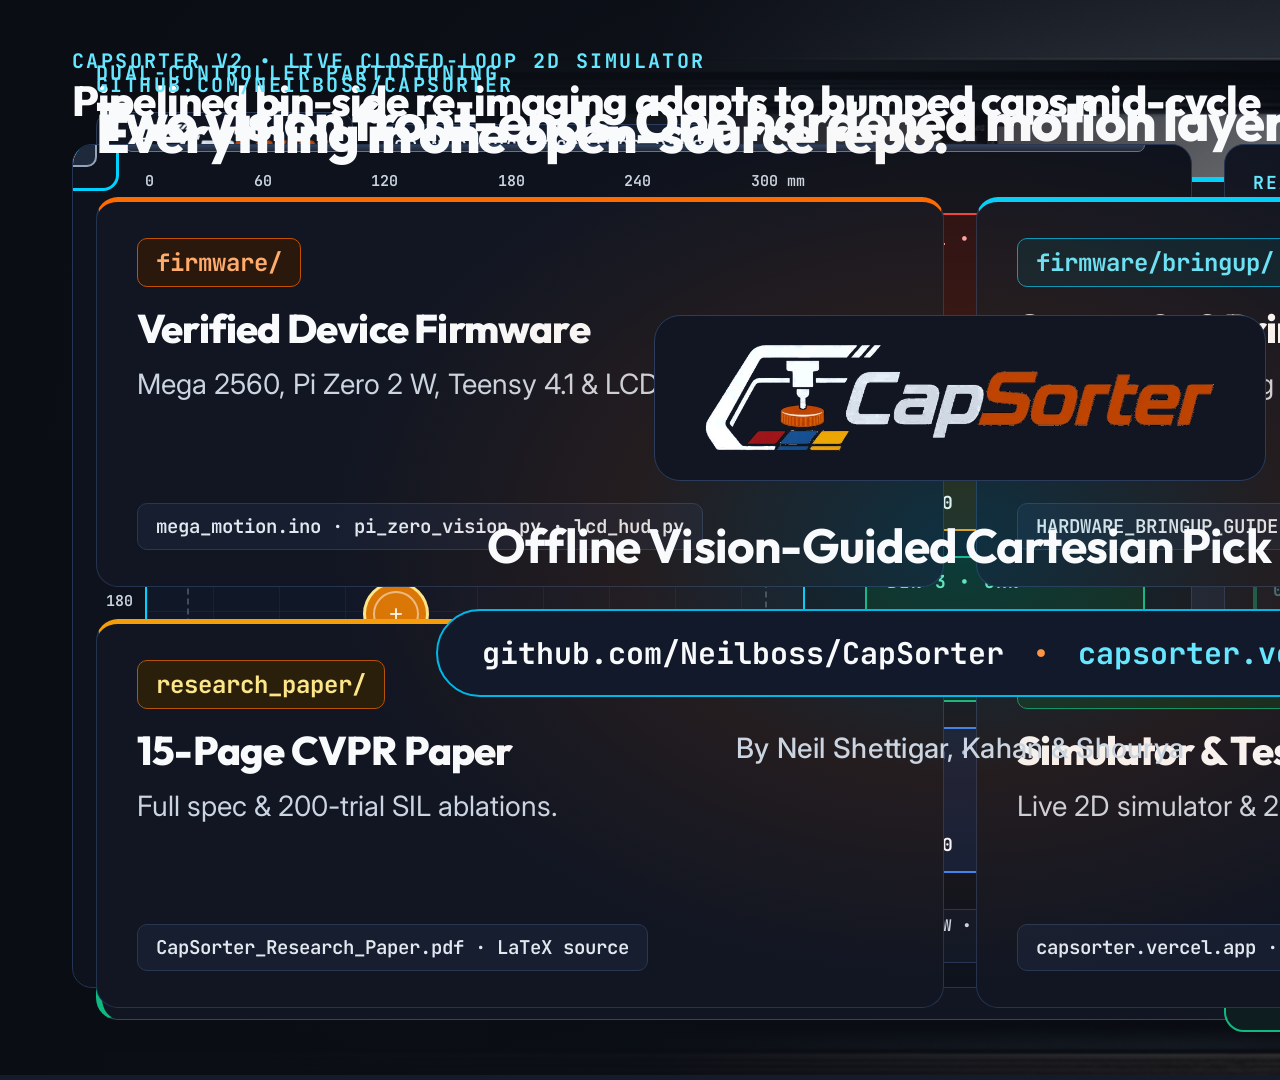
<file: brag-output/composition/index.html>
<!DOCTYPE html>
<html lang="en">
<head>
  <meta charset="UTF-8" />
  <meta name="viewport" content="width=1920, height=1080, initial-scale=1.0" />
  <title>CapSorter — Open-Source Autonomous Bottle-Cap Sorting Robot</title>
  <link rel="preconnect" href="https://fonts.googleapis.com" />
  <link rel="preconnect" href="https://fonts.gstatic.com" crossorigin />
  <link href="https://fonts.googleapis.com/css2?family=Inter:wght@400;500;600;700&family=JetBrains+Mono:wght@500;600;700&family=Outfit:wght@600;700;800&display=swap" rel="stylesheet" />
  <style>
    *, *::before, *::after {
      box-sizing: border-box;
      margin: 0;
      padding: 0;
    }

    html, body {
      width: 1920px;
      height: 1080px;
      overflow: hidden;
      background: #0a0d14;
      color: #f8fafc;
      font-family: 'Inter', sans-serif;
      -webkit-font-smoothing: antialiased;
    }

    #root {
      position: relative;
      width: 1920px;
      height: 1080px;
      overflow: hidden;
      background: #0a0d14;
    }

    /* Engineering grid & subtle beat-synchronized ambient auras */
    .bg-grid {
      position: absolute;
      inset: 0;
      background-image:
        linear-gradient(rgba(255, 255, 255, 0.035) 1px, transparent 1px),
        linear-gradient(90deg, rgba(255, 255, 255, 0.035) 1px, transparent 1px);
      background-size: 48px 48px;
      z-index: 1;
      pointer-events: none;
    }

    .aura-orange {
      position: absolute;
      top: -280px;
      left: -240px;
      width: 1120px;
      height: 1120px;
      border-radius: 50%;
      background: radial-gradient(circle, rgba(255, 107, 0, 0.22) 0%, rgba(255, 107, 0, 0) 64%);
      z-index: 2;
      pointer-events: none;
      opacity: 0.55;
    }

    .aura-cyan {
      position: absolute;
      bottom: -300px;
      right: -220px;
      width: 1160px;
      height: 1160px;
      border-radius: 50%;
      background: radial-gradient(circle, rgba(0, 210, 255, 0.22) 0%, rgba(0, 210, 255, 0) 64%);
      z-index: 2;
      pointer-events: none;
      opacity: 0.55;
    }

    /* Persistent thin progress accent along bottom edge */
    .timeline-bar-track {
      position: absolute;
      left: 0;
      right: 0;
      bottom: 0;
      height: 5px;
      background: #141c2c;
      z-index: 40;
    }

    .timeline-bar-fill {
      width: 1920px;
      height: 5px;
      background: linear-gradient(90deg, #ff6b00 0%, #00d2ff 65%, #10b981 100%);
      transform-origin: left center;
      transform: scaleX(0);
    }

    .clip {
      position: absolute;
      inset: 0;
      width: 1920px;
      height: 1080px;
      overflow: hidden;
      z-index: 10;
    }

    .font-display { font-family: 'Outfit', sans-serif; }
    .font-mono { font-family: 'JetBrains Mono', monospace; }

    /* ================= SCENE 1: HARDWARE HOOK ================= */
    .s1-photo-wrap {
      position: absolute;
      inset: 0;
      overflow: hidden;
      z-index: 1;
    }

    .s1-photo {
      width: 1920px;
      height: 1080px;
      object-fit: cover;
      object-position: 68% 48%;
      display: block;
    }

    .s1-scrim {
      position: absolute;
      inset: 0;
      z-index: 2;
      background:
        linear-gradient(90deg, #0a0d14 0%, rgba(10, 13, 20, 0.95) 34%, rgba(10, 13, 20, 0.72) 52%, rgba(10, 13, 20, 0.14) 100%),
        linear-gradient(180deg, rgba(10, 13, 20, 0.45) 0%, rgba(10, 13, 20, 0) 24%, rgba(10, 13, 20, 0.55) 100%);
    }

    .s1-content {
      position: absolute;
      left: 96px;
      top: 112px;
      width: 980px;
      z-index: 5;
      display: flex;
      flex-direction: column;
      gap: 32px;
    }

    .s1-brand-row {
      display: flex;
      align-items: center;
      gap: 20px;
    }

    .s1-logo-box {
      display: inline-flex;
      align-items: center;
      padding: 10px 22px;
      border-radius: 14px;
      background: #111622;
      border: 1px solid #2a3954;
    }

    .s1-logo {
      height: 46px;
      width: auto;
      display: block;
    }

    .s1-repo-badge {
      padding: 10px 20px;
      border-radius: 999px;
      background: #151d2e;
      border: 1px solid #2d3e5e;
      color: #e2e8f0;
      font-size: 18px;
      font-weight: 600;
      letter-spacing: 0.08em;
      text-transform: uppercase;
    }

    .s1-mono-pill {
      display: inline-flex;
      align-items: center;
      gap: 14px;
      align-self: flex-start;
      padding: 12px 24px;
      border-radius: 10px;
      background: #0f1726;
      border: 1px solid #00b8e6;
      color: #66e7ff;
      font-size: 21px;
      font-weight: 700;
      letter-spacing: 0.05em;
    }

    .s1-dot {
      width: 11px;
      height: 11px;
      border-radius: 50%;
      background: #00d2ff;
      flex-shrink: 0;
    }

    .s1-headline {
      font-size: 90px;
      line-height: 1.03;
      font-weight: 800;
      letter-spacing: -0.03em;
      color: #f8fafc;
    }

    .s1-headline .accent-orange { color: #ff9447; }

    .s1-subline {
      font-size: 36px;
      line-height: 1.32;
      font-weight: 500;
      color: #e2e8f0;
      max-width: 900px;
    }

    .s1-specs {
      display: flex;
      gap: 20px;
      margin-top: 6px;
    }

    .s1-spec-chip {
      padding: 16px 24px;
      border-radius: 14px;
      background: #111827;
      border: 1px solid #2c3c5a;
      display: flex;
      flex-direction: column;
      gap: 6px;
    }

    .s1-spec-val {
      font-size: 28px;
      font-weight: 700;
      color: #f8fafc;
    }

    .s1-spec-lbl {
      font-size: 17px;
      font-weight: 500;
      color: #cbd5e1;
    }

    /* ================= SCENE 2: DUAL-CONTROLLER ARCHITECTURE ================= */
    .s2-wrap {
      position: absolute;
      inset: 60px 96px 60px 96px;
      display: flex;
      flex-direction: column;
      gap: 26px;
    }

    .section-eyebrow {
      font-size: 20px;
      font-weight: 700;
      letter-spacing: 0.12em;
      text-transform: uppercase;
      color: #66e7ff;
    }

    .section-title {
      font-size: 54px;
      line-height: 1.1;
      font-weight: 800;
      letter-spacing: -0.025em;
      color: #f8fafc;
      margin-top: 6px;
    }

    .s2-cards-row {
      display: grid;
      grid-template-columns: 1fr 1fr;
      gap: 32px;
      flex: 1;
      min-height: 0;
    }

    .arch-card {
      position: relative;
      background: #111622;
      border-radius: 22px;
      padding: 32px 36px;
      display: flex;
      flex-direction: column;
      justify-content: space-between;
      border: 1px solid #253450;
      overflow: hidden;
    }

    .arch-card.v1 { border-top: 5px solid #ff6b00; }
    .arch-card.v2 { border-top: 5px solid #00d2ff; }

    .arch-badge {
      display: inline-flex;
      align-items: center;
      align-self: flex-start;
      padding: 7px 15px;
      border-radius: 8px;
      font-size: 16px;
      font-weight: 700;
      letter-spacing: 0.08em;
      text-transform: uppercase;
    }

    .arch-badge.v1 { background: #2b180d; border: 1px solid #c25100; color: #ffab6b; }
    .arch-badge.v2 { background: #0c2330; border: 1px solid #009bc2; color: #66e7ff; }

    .arch-card-title {
      font-size: 42px;
      font-weight: 800;
      color: #f8fafc;
      margin-top: 12px;
      letter-spacing: -0.02em;
    }

    .arch-card-sub {
      font-size: 22px;
      font-weight: 500;
      color: #cbd5e1;
      margin-top: 6px;
    }

    .arch-spec-list {
      display: flex;
      flex-direction: column;
      gap: 14px;
      margin-top: 18px;
    }

    .arch-spec-row {
      display: flex;
      justify-content: space-between;
      align-items: center;
      padding: 18px 22px;
      border-radius: 12px;
      background: #161e30;
      border: 1px solid #263552;
    }

    .arch-spec-key {
      font-size: 20px;
      font-weight: 500;
      color: #cbd5e1;
    }

    .arch-spec-val {
      font-size: 22px;
      font-weight: 700;
      color: #f8fafc;
    }

    .arch-spec-val.orange { color: #ffab6b; }
    .arch-spec-val.cyan { color: #66e7ff; }

    .s2-shared-rail {
      height: 244px;
      background: #111622;
      border-radius: 22px;
      border: 1px solid #1f5446;
      border-left: 6px solid #10b981;
      padding: 24px 34px;
      display: flex;
      align-items: center;
      justify-content: space-between;
      gap: 32px;
    }

    .s2-shared-left {
      display: flex;
      flex-direction: column;
      gap: 14px;
      flex: 1;
    }

    .shared-badge {
      display: inline-flex;
      align-self: flex-start;
      padding: 6px 14px;
      border-radius: 8px;
      background: #0d2a22;
      border: 1px solid #10b981;
      color: #6ee7b7;
      font-size: 16px;
      font-weight: 700;
      letter-spacing: 0.08em;
      text-transform: uppercase;
    }

    .shared-title {
      font-size: 36px;
      font-weight: 800;
      color: #f8fafc;
      letter-spacing: -0.02em;
    }

    .shared-pills {
      display: flex;
      gap: 14px;
      flex-wrap: nowrap;
    }

    .shared-pill {
      padding: 10px 18px;
      border-radius: 10px;
      background: #161e30;
      border: 1px solid #283854;
      color: #e2e8f0;
      font-size: 18px;
      font-weight: 600;
      white-space: nowrap;
    }

    .s2-cad-box {
      width: 348px;
      height: 196px;
      border-radius: 14px;
      overflow: hidden;
      border: 1px solid #2a3a58;
      background: #0d121d;
      flex-shrink: 0;
    }

    .s2-cad-img {
      width: 100%;
      height: 100%;
      object-fit: cover;
      object-position: center;
      display: block;
    }

    /* ================= SCENE 3: LIVE 2D CLOSED-LOOP SIMULATOR ================= */
    .s3-wrap {
      position: absolute;
      inset: 48px 72px 48px 72px;
      display: flex;
      flex-direction: column;
      gap: 20px;
    }

    .s3-header {
      display: flex;
      justify-content: space-between;
      align-items: flex-end;
    }

    .s3-title {
      font-size: 42px;
      line-height: 1.1;
      font-weight: 800;
      color: #f8fafc;
      margin-top: 4px;
      letter-spacing: -0.02em;
    }

    .s3-live-pill {
      display: inline-flex;
      align-items: center;
      gap: 10px;
      padding: 10px 20px;
      border-radius: 999px;
      background: #0d2a22;
      border: 1px solid #10b981;
      color: #6ee7b7;
      font-size: 17px;
      font-weight: 700;
      letter-spacing: 0.06em;
    }

    .s3-live-dot {
      width: 10px;
      height: 10px;
      border-radius: 50%;
      background: #34d399;
    }

    .s3-body {
      display: flex;
      gap: 32px;
      flex: 1;
      min-height: 0;
    }

    /* Left Simulator Stage: 1120 x 844 */
    .sim-viewport {
      position: relative;
      width: 1120px;
      height: 844px;
      border-radius: 20px;
      background: #0d121d;
      border: 1px solid #243554;
      overflow: hidden;
      flex-shrink: 0;
    }

    .sim-axis-top {
      position: absolute;
      left: 72px;
      top: 26px;
      width: 660px;
      display: flex;
      justify-content: space-between;
      font-size: 15px;
      font-weight: 600;
      color: #cbd5e1;
    }

    .sim-axis-left {
      position: absolute;
      left: 16px;
      top: 62px;
      height: 660px;
      display: flex;
      flex-direction: column;
      justify-content: space-between;
      font-size: 15px;
      font-weight: 600;
      color: #cbd5e1;
      text-align: right;
      width: 44px;
    }

    .sim-board {
      position: absolute;
      left: 72px;
      top: 68px;
      width: 660px;
      height: 660px;
      background-color: #101726;
      background-image:
        linear-gradient(rgba(0, 210, 255, 0.08) 1px, transparent 1px),
        linear-gradient(90deg, rgba(0, 210, 255, 0.08) 1px, transparent 1px);
      background-size: 66px 66px;
      border: 2px solid #00d2ff;
      border-radius: 6px;
    }

    .sim-safe-zone {
      position: absolute;
      left: 39.6px;
      top: 39.6px;
      width: 580.8px;
      height: 580.8px;
      border: 2px dashed rgba(148, 163, 184, 0.38);
      border-radius: 4px;
      pointer-events: none;
    }

    .sim-occlusion-zone {
      position: absolute;
      left: 0;
      top: 44px;
      width: 656px;
      height: 154px;
      background: rgba(245, 158, 11, 0.08);
      border-top: 1px dashed rgba(251, 191, 36, 0.45);
      border-bottom: 1px dashed rgba(251, 191, 36, 0.45);
    }

    .sim-occlusion-tag {
      position: absolute;
      right: 14px;
      bottom: 10px;
      padding: 4px 10px;
      border-radius: 6px;
      background: #1f1a10;
      border: 1px solid #d97706;
      color: #fde68a;
      font-size: 13px;
      font-weight: 700;
      letter-spacing: 0.04em;
    }

    .sim-board-caption {
      position: absolute;
      left: 14px;
      bottom: 12px;
      padding: 5px 10px;
      border-radius: 6px;
      background: #0c1220;
      border: 1px solid #283956;
      color: #cbd5e1;
      font-size: 14px;
      font-weight: 600;
    }

    .sim-scan-beam {
      position: absolute;
      left: 0;
      top: 0;
      width: 656px;
      height: 22px;
      background: linear-gradient(180deg, rgba(0, 210, 255, 0) 0%, rgba(0, 210, 255, 0.85) 55%, rgba(165, 243, 252, 0.95) 100%);
      opacity: 0;
      z-index: 18;
      pointer-events: none;
    }

    .sim-scan-wash {
      position: absolute;
      inset: 0;
      background: rgba(0, 210, 255, 0.10);
      opacity: 0;
      z-index: 17;
      pointer-events: none;
    }

    /* Cleanly parked below the bridge/occlusion zone & above the caps! */
    .sim-scan-banner {
      position: absolute;
      left: 96px;
      top: 274px;
      width: 612px;
      padding: 14px 22px;
      border-radius: 14px;
      background: #081e2c;
      border: 2px solid #00d2ff;
      display: flex;
      align-items: center;
      justify-content: space-between;
      z-index: 35;
      opacity: 0;
    }

    .sim-scan-banner-code {
      font-size: 20px;
      font-weight: 700;
      color: #67e8f9;
      white-space: nowrap;
    }

    .sim-scan-banner-sub {
      font-size: 18px;
      font-weight: 700;
      color: #f8fafc;
      white-space: nowrap;
    }

    /* Caps (30mm = 66px diameter) with pure CSS crosshairs (zero contrast/text overlap traps!) */
    .cap {
      position: absolute;
      width: 66px;
      height: 66px;
      margin-left: -33px;
      margin-top: -33px;
      border-radius: 50%;
      display: flex;
      align-items: center;
      justify-content: center;
      z-index: 14;
    }

    .cap-inner {
      position: relative;
      width: 46px;
      height: 46px;
      border-radius: 50%;
      border: 2px solid rgba(255, 255, 255, 0.50);
    }

    .cap-cross-h, .cap-cross-v {
      position: absolute;
      background: rgba(255, 255, 255, 0.85);
      border-radius: 2px;
    }

    .cap-cross-h {
      left: 15px;
      top: 20px;
      width: 12px;
      height: 2px;
    }

    .cap-cross-v {
      left: 20px;
      top: 15px;
      width: 2px;
      height: 12px;
    }

    .cap-red { background: #dc2626; border: 3px solid #fca5a5; }
    .cap-yellow { background: #d97706; border: 3px solid #fde68a; }
    .cap-green { background: #059669; border: 3px solid #6ee7b7; }
    .cap-blue { background: #2563eb; border: 3px solid #93c5fd; }

    .cap-ghost {
      position: absolute;
      left: 322.8px;
      top: 468.8px;
      width: 66px;
      height: 66px;
      margin-left: -33px;
      margin-top: -33px;
      border-radius: 50%;
      border: 2px dashed #fbbf24;
      background: rgba(251, 191, 36, 0.12);
      z-index: 12;
      opacity: 0;
    }

    .bump-callout {
      position: absolute;
      left: 184px;
      top: 510px;
      padding: 7px 14px;
      border-radius: 8px;
      background: #261b08;
      border: 1px solid #f59e0b;
      color: #fde68a;
      font-size: 16px;
      font-weight: 700;
      z-index: 26;
      opacity: 0;
      white-space: nowrap;
    }

    .reacquire-callout {
      position: absolute;
      left: 438px;
      top: 478px;
      padding: 7px 14px;
      border-radius: 8px;
      background: #082330;
      border: 1px solid #00d2ff;
      color: #67e8f9;
      font-size: 16px;
      font-weight: 700;
      z-index: 26;
      opacity: 0;
      white-space: nowrap;
    }

    .sim-reticle {
      position: absolute;
      left: 0;
      top: 0;
      width: 92px;
      height: 92px;
      margin-left: -46px;
      margin-top: -46px;
      border: 3px solid #00d2ff;
      border-radius: 16px;
      z-index: 20;
      pointer-events: none;
    }

    /* Y-Axis Bridge & X-Carriage + Parallel Jaws */
    .sim-bridge {
      position: absolute;
      left: 52px;
      top: -7px;
      width: 1020px;
      height: 14px;
      border-radius: 7px;
      background: linear-gradient(180deg, #475569 0%, #1e293b 100%);
      border: 1px solid #64748b;
      z-index: 22;
    }

    .sim-carriage {
      position: absolute;
      left: 0;
      top: 0;
      width: 0;
      height: 0;
      z-index: 25;
    }

    .carriage-body {
      position: absolute;
      left: -24px;
      top: -22px;
      width: 48px;
      height: 44px;
      border-radius: 10px;
      background: #1e293b;
      border: 2px solid #94a3b8;
    }

    .carriage-core {
      position: absolute;
      left: -8px;
      top: -8px;
      width: 16px;
      height: 16px;
      border-radius: 50%;
      background: #00d2ff;
    }

    .jaw-left, .jaw-right {
      position: absolute;
      top: -22px;
      width: 11px;
      height: 44px;
      border-radius: 4px;
      background: #f8fafc;
      border: 2px solid #0f172a;
    }

    .jaw-left { left: -5.5px; }
    .jaw-right { left: -5.5px; }

    /* 4 Bins on right of Simulator Viewport */
    .sim-bins {
      position: absolute;
      left: 792px;
      top: 68px;
      width: 280px;
      height: 660px;
      display: flex;
      flex-direction: column;
      justify-content: space-between;
      z-index: 15;
    }

    .sim-bin {
      height: 146px;
      border-radius: 14px;
      padding: 12px 20px;
      display: flex;
      flex-direction: column;
      justify-content: space-between;
    }

    .sim-bin.red { background: #261015; border: 2px solid #ef4444; }
    .sim-bin.ylw { background: #261d0c; border: 2px solid #f59e0b; }
    .sim-bin.grn { background: #0c241b; border: 2px solid #10b981; }
    .sim-bin.blu { background: #0f1d38; border: 2px solid #3b82f6; }

    .bin-label {
      font-size: 18px;
      font-weight: 700;
      letter-spacing: 0.06em;
    }

    .sim-bin.red .bin-label { color: #fca5a5; }
    .sim-bin.ylw .bin-label { color: #fde68a; }
    .sim-bin.grn .bin-label { color: #6ee7b7; }
    .sim-bin.blu .bin-label { color: #93c5fd; }

    .bin-dots {
      display: flex;
      align-items: center;
      gap: 10px;
      height: 30px;
    }

    .bin-dot-red {
      width: 26px;
      height: 26px;
      border-radius: 50%;
      background: #ef4444;
      border: 2px solid #fecaca;
      opacity: 0;
    }

    .bin-qty-row {
      position: relative;
      height: 26px;
      font-size: 18px;
      font-weight: 700;
      color: #f8fafc;
    }

    .bin-qty-swap {
      position: absolute;
      left: 0;
      top: 0;
    }

    /* Bottom Simulator Status Bar */
    .sim-status-bar {
      position: absolute;
      left: 72px;
      right: 48px;
      bottom: 24px;
      height: 54px;
      border-radius: 12px;
      background: #111827;
      border: 1px solid #263552;
      padding: 0 22px;
      display: flex;
      align-items: center;
      justify-content: space-between;
      z-index: 30;
    }

    .sim-status-stack {
      position: relative;
      height: 26px;
      width: 680px;
    }

    .sim-status-msg {
      position: absolute;
      left: 0;
      top: 0;
      font-size: 18px;
      font-weight: 700;
      white-space: nowrap;
    }

    .sim-status-meta {
      font-size: 16px;
      font-weight: 600;
      color: #cbd5e1;
    }

    /* Right Panel: Telemetry & Benchmark Payoff */
    .s3-right {
      flex: 1;
      display: flex;
      flex-direction: column;
      gap: 24px;
      min-width: 0;
    }

    .telemetry-card {
      background: #111622;
      border: 1px solid #243554;
      border-radius: 20px;
      padding: 26px 28px;
      display: flex;
      flex-direction: column;
      gap: 16px;
    }

    .panel-kicker {
      font-size: 18px;
      font-weight: 700;
      letter-spacing: 0.1em;
      color: #66e7ff;
      text-transform: uppercase;
    }

    .tele-kv-grid {
      display: flex;
      flex-direction: column;
      gap: 10px;
    }

    .tele-kv {
      display: flex;
      justify-content: space-between;
      align-items: center;
      padding: 12px 16px;
      border-radius: 10px;
      background: #161e30;
      border: 1px solid #253450;
    }

    .tele-k { font-size: 17px; color: #cbd5e1; font-weight: 500; }
    .tele-v { font-size: 18px; color: #f8fafc; font-weight: 700; }

    .opcode-feed {
      display: flex;
      flex-direction: column;
      gap: 11px;
      margin-top: 2px;
    }

    .opcode-item {
      padding: 13px 16px;
      border-radius: 12px;
      background: #141c2c;
      border: 1px solid #24334f;
      border-left: 4px solid #334155;
      display: flex;
      flex-direction: column;
      gap: 4px;
      opacity: 0.42;
    }

    .opcode-item.active-orange { border-left-color: #ff6b00; }
    .opcode-item.active-cyan { border-left-color: #00d2ff; }
    .opcode-item.active-emerald { border-left-color: #10b981; }

    .opcode-head { font-size: 17px; font-weight: 700; color: #67e8f9; }
    .opcode-desc { font-size: 16px; font-weight: 500; color: #e2e8f0; }

    /* Benchmark Payoff Card */
    .payoff-card {
      flex: 1;
      background: #0e1d20;
      border: 2px solid #10b981;
      border-radius: 20px;
      padding: 26px 28px;
      display: flex;
      flex-direction: column;
      justify-content: space-between;
    }

    .payoff-badge {
      display: inline-flex;
      align-self: flex-start;
      padding: 6px 14px;
      border-radius: 8px;
      background: #0a2e23;
      border: 1px solid #10b981;
      color: #6ee7b7;
      font-size: 16px;
      font-weight: 700;
      letter-spacing: 0.06em;
    }

    .payoff-headline {
      font-size: 34px;
      line-height: 1.15;
      font-weight: 800;
      color: #f8fafc;
      letter-spacing: -0.02em;
    }

    .payoff-bars {
      display: flex;
      flex-direction: column;
      gap: 14px;
    }

    .bar-group {
      display: flex;
      flex-direction: column;
      gap: 6px;
    }

    .bar-label-row {
      display: flex;
      justify-content: space-between;
      font-size: 17px;
      font-weight: 600;
      color: #e2e8f0;
    }

    .bar-track {
      width: 100%;
      height: 14px;
      border-radius: 999px;
      background: #172536;
      overflow: hidden;
    }

    .bar-fill-v2 {
      width: 100%;
      height: 14px;
      border-radius: 999px;
      background: linear-gradient(90deg, #00d2ff 0%, #10b981 100%);
      transform-origin: left center;
    }

    .bar-fill-ol {
      width: 67.5%;
      height: 14px;
      border-radius: 999px;
      background: #f59e0b;
      transform-origin: left center;
    }

    .payoff-foot {
      font-size: 16px;
      font-weight: 600;
      color: #cbd5e1;
    }

    /* ================= SCENE 4: COMPLETE GITHUB REPO ================= */
    .s4-wrap {
      position: absolute;
      inset: 72px 96px 72px 96px;
      display: flex;
      flex-direction: column;
      gap: 34px;
    }

    .s4-grid {
      display: grid;
      grid-template-columns: 1fr 1fr;
      grid-template-rows: 1fr 1fr;
      gap: 32px;
      flex: 1;
      min-height: 0;
    }

    .repo-card {
      background: #111622;
      border: 1px solid #24334f;
      border-radius: 22px;
      padding: 36px 40px;
      display: flex;
      flex-direction: column;
      justify-content: space-between;
    }

    .repo-card.c-orange { border-top: 5px solid #ff6b00; }
    .repo-card.c-cyan { border-top: 5px solid #00d2ff; }
    .repo-card.c-amber { border-top: 5px solid #f59e0b; }
    .repo-card.c-emerald { border-top: 5px solid #10b981; }

    .repo-path {
      display: inline-flex;
      align-self: flex-start;
      padding: 8px 18px;
      border-radius: 10px;
      font-size: 24px;
      font-weight: 700;
    }

    .repo-path.p-orange { background: #2b180d; border: 1px solid #c25100; color: #ffab6b; }
    .repo-path.p-cyan { background: #0c2330; border: 1px solid #009bc2; color: #66e7ff; }
    .repo-path.p-amber { background: #291f0a; border: 1px solid #b45309; color: #fde68a; }
    .repo-path.p-emerald { background: #0c2a21; border: 1px solid #059669; color: #6ee7b7; }

    .repo-title {
      font-size: 40px;
      font-weight: 800;
      color: #f8fafc;
      margin-top: 16px;
      letter-spacing: -0.02em;
    }

    .repo-desc {
      font-size: 28px;
      line-height: 1.38;
      color: #cbd5e1;
      margin-top: 12px;
    }

    .repo-foot {
      display: inline-flex;
      align-self: flex-start;
      margin-top: 18px;
      padding: 10px 18px;
      border-radius: 10px;
      background: #161e30;
      border: 1px solid #283854;
      font-size: 19px;
      font-weight: 600;
      color: #e2e8f0;
    }

    /* ================= SCENE 5: OUTRO ================= */
    .s5-wrap {
      position: absolute;
      inset: 0;
      display: flex;
      flex-direction: column;
      align-items: center;
      justify-content: center;
      gap: 34px;
      padding: 96px;
    }

    .s5-center-aura {
      position: absolute;
      width: 1400px;
      height: 980px;
      border-radius: 50%;
      background: radial-gradient(ellipse at center, rgba(0, 210, 255, 0.14) 0%, rgba(255, 107, 0, 0.08) 34%, rgba(10, 13, 20, 0) 64%);
      pointer-events: none;
      z-index: 1;
    }

    .s5-logo-card {
      position: relative;
      z-index: 5;
      padding: 26px 48px;
      border-radius: 26px;
      background: #111622;
      border: 1px solid #2b3c5c;
    }

    .s5-logo {
      height: 112px;
      width: auto;
      display: block;
    }

    .s5-tagline {
      position: relative;
      z-index: 5;
      font-size: 48px;
      font-weight: 700;
      color: #f8fafc;
      letter-spacing: -0.02em;
      text-align: center;
    }

    .s5-url-pill {
      position: relative;
      z-index: 5;
      display: flex;
      align-items: center;
      gap: 28px;
      padding: 22px 44px;
      border-radius: 999px;
      background: #11192a;
      border: 2px solid #00b8e6;
      font-size: 30px;
      font-weight: 700;
    }

    .s5-url-gh { color: #f8fafc; }
    .s5-url-sep { color: #ff9447; }
    .s5-url-web { color: #66e7ff; }

    .s5-credit {
      position: relative;
      z-index: 5;
      font-size: 28px;
      font-weight: 500;
      color: #cbd5e1;
      letter-spacing: 0.01em;
    }
  </style>
</head>
<body>
  <div id="root" data-composition-id="root" data-width="1920" data-height="1080" data-fps="30" data-duration="23.5">
    <!-- Persistent background canvas -->
    <div class="bg-grid"></div>
    <div id="aura-orange" class="aura-orange"></div>
    <div id="aura-cyan" class="aura-cyan"></div>
    <div class="timeline-bar-track"><div id="timeline-bar-fill" class="timeline-bar-fill"></div></div>

    <!-- ==================== SCENE 1: HARDWARE HOOK (0.00s - 4.30s) ==================== -->
    <section id="scene-1" class="clip" data-start="0" data-duration="4.30" data-track-index="0">
      <div class="s1-photo-wrap">
        <img id="s1-photo" class="s1-photo" data-layout-allow-overflow src="assets/img/portal_robot_system.png" alt="CapSorter 500x500x500mm Cartesian sorting robot" />
      </div>
      <div class="s1-scrim"></div>
      <div class="s1-content">
        <div id="s1-brand" class="s1-brand-row">
          <div class="s1-logo-box">
            <img class="s1-logo" src="assets/img/logo.png" alt="CapSorter logo" />
          </div>
          <div class="s1-repo-badge font-mono" data-layout-ignore>Open-Source Robotics Repo</div>
        </div>
        <div id="s1-pill" class="s1-mono-pill font-mono" data-layout-ignore>
          <span class="s1-dot"></span>
          <span>500 × 500 × 500 MM  •  100% OFFLINE  •  ZERO CLOUD</span>
        </div>
        <h1 id="s1-headline" class="s1-headline font-display">
          Scatter bottle caps <span class="accent-orange">anywhere.</span>
        </h1>
        <p id="s1-subline" class="s1-subline">
          CapSorter sees, adapts, and sorts every last one.
        </p>
        <div id="s1-specs" class="s1-specs">
          <div class="s1-spec-chip">
            <span class="s1-spec-val font-mono">300 × 300 mm</span>
            <span class="s1-spec-lbl" data-layout-ignore>Open Flat Workspace</span>
          </div>
          <div class="s1-spec-chip">
            <span class="s1-spec-val font-mono">V1 &amp; V2</span>
            <span class="s1-spec-lbl" data-layout-ignore>Dual-Controller Stack</span>
          </div>
          <div class="s1-spec-chip">
            <span class="s1-spec-val font-mono">4-Color Bins</span>
            <span class="s1-spec-lbl" data-layout-ignore>Closed-Loop Re-Imaging</span>
          </div>
        </div>
      </div>
    </section>

    <!-- ==================== SCENE 2: DUAL-CONTROLLER ARCHITECTURE (4.30s - 8.74s) ==================== -->
    <section id="scene-2" class="clip" data-start="4.30" data-duration="4.44" data-track-index="1">
      <div class="s2-wrap">
        <div id="s2-header">
          <div class="section-eyebrow font-mono" data-layout-ignore>Dual-Controller Partitioning</div>
          <h2 class="section-title font-display">Two vision front-ends. One hardened motion layer.</h2>
        </div>

        <div class="s2-cards-row">
          <div id="s2-card-v1" class="arch-card v1">
            <div>
              <span class="arch-badge v1 font-mono" data-layout-ignore>V1 • Bare-Metal Edge</span>
              <h3 class="arch-card-title font-display">Teensy 4.1 + ESP32-CAM</h3>
              <p class="arch-card-sub" data-layout-ignore>Deterministic zero-OS C++ vision pipeline</p>
            </div>
            <div class="arch-spec-list">
              <div class="arch-spec-row">
                <span class="arch-spec-key" data-layout-ignore>Vision Compute</span>
                <span class="arch-spec-val font-mono orange" data-layout-ignore>ARM Cortex-M7 @ 600 MHz</span>
              </div>
              <div class="arch-spec-row">
                <span class="arch-spec-key" data-layout-ignore>Static Footprint</span>
                <span class="arch-spec-val font-mono" data-layout-ignore>359.0 KiB DMAMEM (35.1%)</span>
              </div>
              <div class="arch-spec-row">
                <span class="arch-spec-key" data-layout-ignore>Camera Link</span>
                <span class="arch-spec-val font-mono" data-layout-ignore>QVGA RGB565 • 2 Mbps UART</span>
              </div>
            </div>
          </div>

          <div id="s2-card-v2" class="arch-card v2">
            <div>
              <span class="arch-badge v2 font-mono" data-layout-ignore>V2 • Consolidated Edge Linux</span>
              <h3 class="arch-card-title font-display">Raspberry Pi Zero 2 W</h3>
              <p class="arch-card-sub" data-layout-ignore>Unified CSI vision host &amp; live touchscreen HUD</p>
            </div>
            <div class="arch-spec-list">
              <div class="arch-spec-row">
                <span class="arch-spec-key" data-layout-ignore>Vision Pipeline</span>
                <span class="arch-spec-val font-mono cyan" data-layout-ignore>160° IMX219 CSI + OpenCV (~45 ms)</span>
              </div>
              <div class="arch-spec-row">
                <span class="arch-spec-key" data-layout-ignore>On-Machine UI</span>
                <span class="arch-spec-val font-mono" data-layout-ignore>3.5&quot; SPI Touch LCD Live HUD</span>
              </div>
              <div class="arch-spec-row">
                <span class="arch-spec-key" data-layout-ignore>Deterministic USB</span>
                <span class="arch-spec-val font-mono" data-layout-ignore>/dev/capsorter_mega @ 115.2k</span>
              </div>
            </div>
          </div>
        </div>

        <div id="s2-shared" class="s2-shared-rail">
          <div class="s2-shared-left">
            <span class="shared-badge font-mono" data-layout-ignore>Shared Motion &amp; Fail-Safe Layer</span>
            <h3 class="shared-title font-display">Arduino Mega 2560 + RAMPS 1.4</h3>
            <div class="shared-pills font-mono">
              <span class="shared-pill" data-layout-ignore>CRC-16-CCITT UART</span>
              <span class="shared-pill" data-layout-ignore>3× NEMA 17 + Parallel X-Jaws</span>
              <span class="shared-pill" data-layout-ignore>Dual-Pole E-Stop &amp; Watchdog Halt</span>
            </div>
          </div>
          <div class="s2-cad-box">
            <img class="s2-cad-img" data-layout-allow-overflow src="assets/img/gantry_3axis_cad.png" alt="CapSorter 3-axis Cartesian gantry CAD" />
          </div>
        </div>
      </div>
    </section>

    <!-- ==================== SCENE 3: LIVE 2D CLOSED-LOOP SIMULATOR (8.74s - 15.29s) ==================== -->
    <section id="scene-3" class="clip" data-start="8.74" data-duration="6.55" data-track-index="2">
      <div class="s3-wrap">
        <div id="s3-header" class="s3-header">
          <div>
            <div class="section-eyebrow font-mono" data-layout-ignore>CapSorter V2 • Live Closed-Loop 2D Simulator</div>
            <h2 class="s3-title font-display">Pipelined bin-side re-imaging adapts to bumped caps mid-cycle</h2>
          </div>
          <div class="s3-live-pill font-mono" data-layout-ignore>
            <span class="s3-live-dot"></span>
            <span>CLOSED-LOOP ACTIVE</span>
          </div>
        </div>

        <div class="s3-body">
          <!-- Interactive 2D Board + 4 Bins -->
          <div class="sim-viewport">
            <div class="sim-axis-top font-mono" data-layout-ignore>
              <span>0</span><span>60</span><span>120</span><span>180</span><span>240</span><span>300 mm</span>
            </div>
            <div class="sim-axis-left font-mono" data-layout-ignore>
              <span>0</span><span>60</span><span>120</span><span>180</span><span>240</span><span>300</span>
            </div>

            <div class="sim-board">
              <div class="sim-safe-zone"></div>
              <div class="sim-occlusion-zone">
                <span class="sim-occlusion-tag font-mono" data-layout-ignore>BRIDGE OCCLUSION STRIP • CLEARED AT BIN</span>
              </div>
              <div id="sim-scan-wash" class="sim-scan-wash"></div>
              <div id="sim-scan-beam" class="sim-scan-beam"></div>
              <span class="sim-board-caption font-mono" data-layout-ignore>Continuous 300×300 mm Open Plate • Safe Reach 18..282 mm</span>
            </div>

            <!-- CMD_SCAN_WINDOW_OPEN flash banner (clean zone below occlusion strip, above caps) -->
            <div id="sim-scan-banner" class="sim-scan-banner">
              <span class="sim-scan-banner-code font-mono" data-layout-ignore>CMD_SCAN_WINDOW_OPEN (0xA5)</span>
              <span class="sim-scan-banner-sub font-mono" data-layout-ignore>Bin-side re-image</span>
            </div>

            <!-- Ghost outline of Yellow cap prior to physical bump -->
            <div id="cap-ghost" class="cap-ghost"></div>
            <div id="bump-callout" class="bump-callout font-mono" data-layout-ignore>BUMPED +32 mm</div>
            <div id="reacquire-callout" class="reacquire-callout font-mono" data-layout-ignore>RE-ACQUIRED (144, 186) mm</div>

            <!-- Bottle caps on board (pure CSS center crosshairs) -->
            <div id="cap-red-2" class="cap cap-red" style="left: 386.6px; top: 389.6px;">
              <div class="cap-inner"><span class="cap-cross-h"></span><span class="cap-cross-v"></span></div>
            </div>
            <div id="cap-grn-1" class="cap cap-green" style="left: 591.2px; top: 572.8px;">
              <div class="cap-inner"><span class="cap-cross-h"></span><span class="cap-cross-v"></span></div>
            </div>
            <div id="cap-blu-1" class="cap cap-blue" style="left: 234.8px; top: 615.2px;">
              <div class="cap-inner"><span class="cap-cross-h"></span><span class="cap-cross-v"></span></div>
            </div>
            <div id="cap-ylw-1" class="cap cap-yellow" style="left: 322.8px; top: 468.8px;">
              <div class="cap-inner"><span class="cap-cross-h"></span><span class="cap-cross-v"></span></div>
            </div>
            <div id="cap-red-1" class="cap cap-red" style="left: 318.4px; top: 380.8px; z-index: 23;">
              <div class="cap-inner"><span class="cap-cross-h"></span><span class="cap-cross-v"></span></div>
            </div>

            <!-- Target Reticle -->
            <div id="sim-reticle" class="sim-reticle"></div>

            <!-- Moving Y-Axis Bridge Rail -->
            <div id="sim-bridge" class="sim-bridge"></div>

            <!-- Moving X-Carriage + Parallel X-Axis Jaws -->
            <div id="sim-carriage" class="sim-carriage">
              <div id="jaw-left" class="jaw-left"></div>
              <div id="jaw-right" class="jaw-right"></div>
              <div class="carriage-body"></div>
              <div class="carriage-core"></div>
            </div>

            <!-- 4 Color Bins -->
            <div class="sim-bins" data-layout-allow-occlusion>
              <div id="bin-red" class="sim-bin red">
                <span class="bin-label font-mono" data-layout-ignore>BIN 1 • RED</span>
                <div class="bin-dots">
                  <div id="bin-dot-red-1" class="bin-dot-red"></div>
                </div>
                <div class="bin-qty-row font-mono" data-layout-ignore>
                  <span id="bin1-qty-0" class="bin-qty-swap">Qty: 0</span>
                  <span id="bin1-qty-1" class="bin-qty-swap" style="opacity: 0; color: #6ee7b7;">Qty: 1</span>
                </div>
              </div>
              <div class="sim-bin ylw">
                <span class="bin-label font-mono" data-layout-ignore>BIN 2 • YLW</span>
                <div class="bin-dots"></div>
                <div class="bin-qty-row font-mono" data-layout-ignore>Qty: 0</div>
              </div>
              <div class="sim-bin grn">
                <span class="bin-label font-mono" data-layout-ignore>BIN 3 • GRN</span>
                <div class="bin-dots"></div>
                <div class="bin-qty-row font-mono" data-layout-ignore>Qty: 0</div>
              </div>
              <div class="sim-bin blu">
                <span class="bin-label font-mono" data-layout-ignore>BIN 4 • BLU</span>
                <div class="bin-dots"></div>
                <div class="bin-qty-row font-mono" data-layout-ignore>Qty: 0</div>
              </div>
            </div>

            <!-- Bottom Simulator Status Bar -->
            <div class="sim-status-bar font-mono" data-layout-ignore>
              <div class="sim-status-stack">
                <span id="status-1" class="sim-status-msg" style="color: #67e8f9;">0x5B TARGET LOCKED • RED #1 (112, 134) mm</span>
                <span id="status-2" class="sim-status-msg" style="color: #fde68a; opacity: 0;">CLAMPED RED #1 • NEIGHBOR YLW BUMPED +32 mm</span>
                <span id="status-3" class="sim-status-msg" style="color: #67e8f9; opacity: 0;">0xA5 SCAN WINDOW OPEN • RE-IMAGING AT BIN 1</span>
                <span id="status-4" class="sim-status-msg" style="color: #6ee7b7; opacity: 0;">BIN 1 COMPLETE • DIRECT DISPATCH → YLW (144, 186) mm</span>
              </div>
              <span class="sim-status-meta">Pi Zero 2 W • OpenCV 640×480</span>
            </div>
          </div>

          <!-- Right Panel: Telemetry & Benchmark Payoff -->
          <div class="s3-right">
            <div class="telemetry-card">
              <span class="panel-kicker font-mono" data-layout-ignore>Real-Time V2 Telemetry</span>
              <div class="tele-kv-grid">
                <div class="tele-kv">
                  <span class="tele-k" data-layout-ignore>Vision Host</span>
                  <span class="tele-v font-mono" data-layout-ignore>Pi Zero 2 W (CSI)</span>
                </div>
                <div class="tele-kv">
                  <span class="tele-k" data-layout-ignore>Vision Latency</span>
                  <span class="tele-v font-mono" data-layout-ignore>~45 ms (OpenCV)</span>
                </div>
                <div class="tele-kv">
                  <span class="tele-k" data-layout-ignore>Motion Link</span>
                  <span class="tele-v font-mono" data-layout-ignore>CRC-16 UART • 115.2k</span>
                </div>
              </div>

              <div class="opcode-feed">
                <div id="op-1" class="opcode-item active-orange">
                  <span class="opcode-head font-mono" data-layout-ignore>0x5B CMD_PICK_TARGET</span>
                  <span class="opcode-desc" data-layout-ignore>Dispatch Red #1 at (112, 134) mm → Bin 1</span>
                </div>
                <div id="op-2" class="opcode-item active-cyan">
                  <span class="opcode-head font-mono" data-layout-ignore>0xA5 CMD_SCAN_WINDOW_OPEN</span>
                  <span class="opcode-desc" data-layout-ignore>Board clear at bin — fresh capture finds bumped cap</span>
                </div>
                <div id="op-3" class="opcode-item active-emerald">
                  <span class="opcode-head font-mono" data-layout-ignore>0x5B UPDATED TARGET</span>
                  <span class="opcode-desc" data-layout-ignore>Direct bin-to-cap move → Yellow (144, 186) mm</span>
                </div>
              </div>
            </div>

            <div id="payoff-card" class="payoff-card">
              <span class="payoff-badge font-mono" data-layout-ignore>200-Trial SIL Ablation Benchmark</span>
              <div class="payoff-headline font-display">100% Completion vs. 67.5% Open-Loop</div>
              <div class="payoff-bars">
                <div class="bar-group">
                  <div class="bar-label-row font-mono" data-layout-ignore>
                    <span>Closed-Loop Bin-Side Re-Imaging</span>
                    <span style="color: #6ee7b7;">100.0%</span>
                  </div>
                  <div class="bar-track"><div id="bar-v2" class="bar-fill-v2"></div></div>
                </div>
                <div class="bar-group">
                  <div class="bar-label-row font-mono" data-layout-ignore>
                    <span>Open-Loop Single Scan (Stale Queue)</span>
                    <span style="color: #fde68a;">67.5%</span>
                  </div>
                  <div class="bar-track"><div id="bar-ol" class="bar-fill-ol"></div></div>
                </div>
              </div>
              <div class="payoff-foot font-mono" data-layout-ignore>8.94 s median 4-cap clear • Zero wasted home park</div>
            </div>
          </div>
        </div>
      </div>
    </section>

    <!-- ==================== SCENE 4: COMPLETE GITHUB REPO (15.29s - 19.66s) ==================== -->
    <section id="scene-4" class="clip" data-start="15.29" data-duration="4.37" data-track-index="3">
      <div class="s4-wrap">
        <div id="s4-header">
          <div class="section-eyebrow font-mono" data-layout-ignore>github.com/Neilboss/CapSorter</div>
          <h2 class="section-title font-display">Everything in one open-source repo.</h2>
        </div>

        <div class="s4-grid">
          <div id="repo-1" class="repo-card c-orange">
            <div>
              <span class="repo-path p-orange font-mono" data-layout-ignore>firmware/</span>
              <h3 class="repo-title font-display">Verified Device Firmware</h3>
              <p class="repo-desc">Mega 2560, Pi Zero 2 W, Teensy 4.1 &amp; LCD HUD.</p>
            </div>
            <span class="repo-foot font-mono" data-layout-ignore>mega_motion.ino · pi_zero_vision.py · lcd_hud.py</span>
          </div>

          <div id="repo-2" class="repo-card c-cyan">
            <div>
              <span class="repo-path p-cyan font-mono" data-layout-ignore>firmware/bringup/</span>
              <h3 class="repo-title font-display">Stages 0–8 Bring-Up</h3>
              <p class="repo-desc">Step-by-step testing guide &amp; 8 bench scripts.</p>
            </div>
            <span class="repo-foot font-mono" data-layout-ignore>HARDWARE_BRINGUP_GUIDE.md · 8 bench scripts</span>
          </div>

          <div id="repo-3" class="repo-card c-amber">
            <div>
              <span class="repo-path p-amber font-mono" data-layout-ignore>research_paper/</span>
              <h3 class="repo-title font-display">15-Page CVPR Paper</h3>
              <p class="repo-desc">Full spec &amp; 200-trial SIL ablations.</p>
            </div>
            <span class="repo-foot font-mono" data-layout-ignore>CapSorter_Research_Paper.pdf · LaTeX source</span>
          </div>

          <div id="repo-4" class="repo-card c-emerald">
            <div>
              <span class="repo-path p-emerald font-mono" data-layout-ignore>website/ + tests/</span>
              <h3 class="repo-title font-display">Simulator &amp; Tests</h3>
              <p class="repo-desc">Live 2D simulator &amp; 28/28 tests.</p>
            </div>
            <span class="repo-foot font-mono" data-layout-ignore>capsorter.vercel.app · 12-page dossiers</span>
          </div>
        </div>
      </div>
    </section>

    <!-- ==================== SCENE 5: OUTRO & LINKS (19.66s - 23.50s) ==================== -->
    <section id="scene-5" class="clip" data-start="19.66" data-duration="3.84" data-track-index="4">
      <div class="s5-wrap">
        <div id="s5-aura" class="s5-center-aura"></div>
        <div id="s5-logo-card" class="s5-logo-card">
          <img class="s5-logo" src="assets/img/logo-outro.png" alt="CapSorter official logo" />
        </div>
        <h2 id="s5-tagline" class="s5-tagline font-display">
          Offline Vision-Guided Cartesian Pick &amp; Place
        </h2>
        <div id="s5-urls" class="s5-url-pill font-mono">
          <span class="s5-url-gh">github.com/Neilboss/CapSorter</span>
          <span class="s5-url-sep">•</span>
          <span class="s5-url-web">capsorter.vercel.app</span>
        </div>
        <div id="s5-credit" class="s5-credit">
          By Neil Shettigar, Kahan &amp; Shourya
        </div>
      </div>
    </section>

    <!-- ==================== AUDIO TRACKS ==================== -->
    <audio id="bg-music" class="clip" src="assets/music/happy-beats-business-moves-vol-12-by-ende-dot-app.mp3" data-start="0" data-duration="23.5" data-track-index="10" data-volume="0.32" data-fade-in="0.4" data-fade-out="2.0"></audio>

    <audio id="sfx-hook" class="clip" src="assets/sfx/impact/impactSoft_medium_001.ogg" data-start="0.52" data-duration="0.19" data-track-index="11" data-volume="0.56"></audio>
    <audio id="sfx-v1" class="clip" src="assets/sfx/casino/card-slide-1.ogg" data-start="4.88" data-duration="0.60" data-track-index="12" data-volume="0.44"></audio>
    <audio id="sfx-v2" class="clip" src="assets/sfx/casino/card-slide-1.ogg" data-start="5.98" data-duration="0.60" data-track-index="13" data-volume="0.44"></audio>
    <audio id="sfx-clamp" class="clip" src="assets/sfx/interface/click_003.ogg" data-start="10.08" data-duration="0.01" data-track-index="14" data-volume="0.52"></audio>
    <audio id="sfx-scan" class="clip" src="assets/sfx/interface/bong_001.ogg" data-start="11.95" data-duration="0.13" data-track-index="15" data-volume="0.44"></audio>
    <audio id="sfx-drop" class="clip" src="assets/sfx/impact/impactSoft_medium_004.ogg" data-start="13.06" data-duration="0.15" data-track-index="16" data-volume="0.58"></audio>
    <audio id="sfx-repo1" class="clip" src="assets/sfx/interface/click_002.ogg" data-start="15.82" data-duration="0.01" data-track-index="17" data-volume="0.40"></audio>
    <audio id="sfx-repo3" class="clip" src="assets/sfx/interface/click_002.ogg" data-start="16.91" data-duration="0.01" data-track-index="18" data-volume="0.40"></audio>
    <audio id="sfx-repo4" class="clip" src="assets/sfx/impact/impactSoft_medium_002.ogg" data-start="17.44" data-duration="0.14" data-track-index="19" data-volume="0.54"></audio>
    <audio id="sfx-outro" class="clip" src="assets/sfx/impact/impactBell_heavy_000.ogg" data-start="19.70" data-duration="1.48" data-track-index="20" data-volume="0.48"></audio>
  </div>

  <script src="assets/vendor/gsap.min.js"></script>
  <script>
    const tl = gsap.timeline({ paused: true });

    // Persistent timeline progress hairline (0.00s -> 23.50s)
    tl.to("#timeline-bar-fill", { scaleX: 1, duration: 23.5, ease: "none" }, 0);

    // Subtle beat-synchronized audio-reactive ambient glow (109.96 BPM music cue grid)
    const beatPulseTimes = [
      0.56, 1.64, 2.73, 3.82, 4.91, 6.00, 7.09, 8.74, 9.83, 10.93,
      12.02, 13.11, 14.20, 15.29, 16.38, 17.47, 18.56, 19.66, 20.75, 21.84
    ];
    beatPulseTimes.forEach((t, idx) => {
      const target = idx % 2 === 0 ? "#aura-orange" : "#aura-cyan";
      tl.to(target, { opacity: 0.78, scale: 1.06, duration: 0.16, ease: "power2.out" }, t);
      tl.to(target, { opacity: 0.50, scale: 1.00, duration: 0.42, ease: "power1.inOut" }, t + 0.16);
    });

    // ==================== SCENE 1: HARDWARE HOOK (0.00s - 4.30s) ====================
    tl.set("#s1-photo", { scale: 1.08, x: 24 }, 0);
    tl.set(["#s1-brand", "#s1-pill", "#s1-headline", "#s1-subline", "#s1-specs"], { opacity: 0, y: 26 }, 0);

    tl.to("#s1-photo", { scale: 1.01, x: 0, duration: 4.30, ease: "none" }, 0);

    tl.to("#s1-brand", { opacity: 1, y: 0, duration: 0.36, ease: "power3.out" }, 0.12);
    tl.to("#s1-pill", { opacity: 1, y: 0, duration: 0.36, ease: "power3.out" }, 0.28);
    // beat-grid: headline at 0.56s
    tl.to("#s1-headline", { opacity: 1, y: 0, duration: 0.46, ease: "power3.out" }, 0.56);
    // beat-grid: subline at 1.64s
    tl.to("#s1-subline", { opacity: 1, y: 0, duration: 0.42, ease: "power3.out" }, 1.64);
    // beat-grid: compact spec strip at 2.19s
    tl.to("#s1-specs", { opacity: 1, y: 0, duration: 0.40, ease: "power3.out" }, 2.19);

    tl.to("#scene-1", { opacity: 0, duration: 0.22, ease: "power2.in" }, 4.08);

    // ==================== SCENE 2: DUAL-CONTROLLER ARCHITECTURE (4.30s - 8.74s) ====================
    tl.set("#s2-header", { opacity: 0, y: 20 }, 4.30);
    tl.set("#s2-card-v1", { opacity: 0, x: -42 }, 4.30);
    tl.set("#s2-card-v2", { opacity: 0, x: 42 }, 4.30);
    tl.set("#s2-shared", { opacity: 0, y: 34 }, 4.30);

    tl.to("#s2-header", { opacity: 1, y: 0, duration: 0.38, ease: "power3.out" }, 4.36);
    // beat-grid: V1 card at 4.91s, V2 card at 6.00s, Shared Mega 2560 rail at 7.09s
    tl.to("#s2-card-v1", { opacity: 1, x: 0, duration: 0.46, ease: "power3.out" }, 4.91);
    tl.to("#s2-card-v2", { opacity: 1, x: 0, duration: 0.46, ease: "power3.out" }, 6.00);
    tl.to("#s2-shared", { opacity: 1, y: 0, duration: 0.46, ease: "power3.out" }, 7.09);

    tl.to(".s2-cad-img", { scale: 1.05, duration: 1.55, ease: "none" }, 7.15);

    // ==================== SCENE 3: LIVE 2D CLOSED-LOOP SIMULATOR (8.74s - 15.29s) ====================
    // beat-locked: 8.74s (strong cue 0.99)
    tl.set("#scene-3", { opacity: 1 }, 8.74);
    tl.set("#sim-bridge", { y: 200 }, 8.74);
    tl.set("#sim-carriage", { x: 220, y: 200 }, 8.74);
    tl.set("#jaw-left", { x: -46 }, 8.74);
    tl.set("#jaw-right", { x: 46 }, 8.74);
    tl.set("#sim-reticle", { x: 318.4, y: 380.8, scale: 1.15, opacity: 0 }, 8.74);
    tl.set("#cap-red-1", { x: 0, y: 0, scale: 1, opacity: 1 }, 8.74);
    tl.set("#cap-ylw-1", { x: 0, y: 0 }, 8.74);
    tl.set(["#cap-ghost", "#bump-callout", "#reacquire-callout", "#sim-scan-banner", "#sim-scan-wash", "#sim-scan-beam"], { opacity: 0 }, 8.74);
    tl.set("#bin-dot-red-1", { opacity: 0, scale: 0.3 }, 8.74);
    tl.set("#bin1-qty-0", { opacity: 1 }, 8.74);
    tl.set("#bin1-qty-1", { opacity: 0 }, 8.74);
    tl.set("#bar-v2", { scaleX: 0 }, 8.74);
    tl.set("#bar-ol", { scaleX: 0 }, 8.74);
    tl.set("#payoff-card", { opacity: 0.65, scale: 0.98 }, 8.74);

    tl.to("#sim-reticle", { opacity: 1, scale: 1, duration: 0.28, ease: "power2.out" }, 8.82);
    tl.to("#op-1", { opacity: 1, duration: 0.24, ease: "power2.out" }, 8.86);

    // Move to Red Cap #1 (318.4, 380.8)
    tl.to("#sim-bridge", { y: 380.8, duration: 0.90, ease: "power2.inOut" }, 9.00);
    tl.to("#sim-carriage", { x: 318.4, y: 380.8, duration: 0.90, ease: "power2.inOut" }, 9.00);

    // Parallel X-jaws clamp Red Cap #1 -> physically bumps Yellow Cap +32 mm (+66px, +26.4px)
    tl.to("#jaw-left", { x: -35, duration: 0.22, ease: "power3.out" }, 10.02);
    tl.to("#jaw-right", { x: 35, duration: 0.22, ease: "power3.out" }, 10.02);
    tl.to("#cap-red-1", { scale: 1.08, duration: 0.24, ease: "power2.out" }, 10.12);

    tl.to("#cap-ghost", { opacity: 0.95, duration: 0.18, ease: "power1.out" }, 10.12);
    tl.to("#cap-ylw-1", { x: 66, y: 26.4, duration: 0.36, ease: "power3.out" }, 10.12);
    tl.to("#bump-callout", { opacity: 1, duration: 0.26, ease: "power2.out" }, 10.28);
    tl.to("#status-1", { opacity: 0, duration: 0.16 }, 10.12);
    tl.to("#status-2", { opacity: 1, duration: 0.18 }, 10.22);

    // Carry Red Cap #1 to BIN 1 center (932, 140)
    tl.to("#sim-reticle", { opacity: 0, duration: 0.20 }, 10.50);
    tl.to("#sim-bridge", { y: 140, duration: 1.25, ease: "power2.inOut" }, 10.58);
    tl.to("#sim-carriage", { x: 932, y: 140, duration: 1.25, ease: "power2.inOut" }, 10.58);
    tl.to("#cap-red-1", { x: 613.6, y: -240.8, duration: 1.25, ease: "power2.inOut" }, 10.58);

    // Arrival at Bin 1 (11.90s): Jaws open & CMD_SCAN_WINDOW_OPEN (0xA5) triggers parallel board re-imaging
    tl.to("#jaw-left", { x: -46, duration: 0.20, ease: "power2.out" }, 11.90);
    tl.to("#jaw-right", { x: 46, duration: 0.20, ease: "power2.out" }, 11.90);
    tl.to("#cap-red-1", { scale: 0.55, opacity: 0, duration: 0.42, ease: "power2.in" }, 12.02);

    tl.to("#op-2", { opacity: 1, duration: 0.24, ease: "power2.out" }, 11.92);
    tl.to("#status-2", { opacity: 0, duration: 0.16 }, 11.92);
    tl.to("#status-3", { opacity: 1, duration: 0.18 }, 12.02);

    // Cyan scan beam sweeps board; banner stays crisp & readable for 2.1s (11.90s -> 14.00s)
    tl.to("#sim-scan-banner", { opacity: 1, duration: 0.22, ease: "power2.out" }, 11.90);
    tl.to("#sim-scan-wash", { opacity: 1, duration: 0.20 }, 11.95);
    tl.set("#sim-scan-beam", { y: 0, opacity: 0.95 }, 11.95);
    tl.to("#sim-scan-beam", { y: 636, duration: 0.98, ease: "none" }, 11.98);
    tl.to(["#sim-scan-beam", "#sim-scan-wash"], { opacity: 0, duration: 0.22 }, 12.92);
    tl.to("#sim-scan-banner", { opacity: 0, duration: 0.24 }, 14.00);

    // Reticle snaps onto Yellow Cap's NEW bumped coordinates (388.8, 495.2)
    tl.set("#sim-reticle", { x: 388.8, y: 495.2, scale: 1.28 }, 12.56);
    tl.to("#sim-reticle", { opacity: 1, scale: 1, duration: 0.30, ease: "back.out(1.6)" }, 12.58);
    tl.to("#reacquire-callout", { opacity: 1, duration: 0.26, ease: "power2.out" }, 12.66);

    // beat-locked: 13.11s (strong cue 0.98) — Bin 1 increments 0 -> 1 & benchmark payoff locks in
    tl.to("#bin-dot-red-1", { opacity: 1, scale: 1, duration: 0.32, ease: "back.out(1.8)" }, 13.08);
    tl.to("#bin1-qty-0", { opacity: 0, duration: 0.12 }, 13.08);
    tl.to("#bin1-qty-1", { opacity: 1, duration: 0.18 }, 13.11);
    tl.to("#op-3", { opacity: 1, duration: 0.24, ease: "power2.out" }, 13.11);
    tl.to("#status-3", { opacity: 0, duration: 0.14 }, 13.08);
    tl.to("#status-4", { opacity: 1, duration: 0.18 }, 13.12);

    tl.to("#payoff-card", { opacity: 1, scale: 1, duration: 0.36, ease: "power3.out" }, 13.08);
    tl.to("#bar-v2", { scaleX: 1, duration: 0.65, ease: "power3.out" }, 13.11);
    tl.to("#bar-ol", { scaleX: 1, duration: 0.65, ease: "power3.out" }, 13.20);

    // Direct bin-to-cap trajectory straight to bumped Yellow Cap (388.8, 495.2)
    tl.to("#sim-bridge", { y: 495.2, duration: 1.50, ease: "power2.inOut" }, 13.30);
    tl.to("#sim-carriage", { x: 388.8, y: 495.2, duration: 1.50, ease: "power2.inOut" }, 13.30);
    tl.to("#jaw-left", { x: -35, duration: 0.20, ease: "power3.out" }, 14.84);
    tl.to("#jaw-right", { x: 35, duration: 0.20, ease: "power3.out" }, 14.84);

    tl.to("#scene-3", { opacity: 0, duration: 0.20, ease: "power2.in" }, 15.09);

    // ==================== SCENE 4: COMPLETE GITHUB REPO (15.29s - 19.66s) ====================
    tl.set("#s4-header", { opacity: 0, y: 20 }, 15.29);
    tl.set(["#repo-1", "#repo-2", "#repo-3", "#repo-4"], { opacity: 0, y: 28, scale: 0.97 }, 15.29);

    tl.to("#s4-header", { opacity: 1, y: 0, duration: 0.34, ease: "power3.out" }, 15.32);
    // beat-grid: 15.84s, 16.38s, 16.93s; beat-locked: 17.47s (strong cue 0.99)
    tl.to("#repo-1", { opacity: 1, y: 0, scale: 1, duration: 0.36, ease: "power3.out" }, 15.84);
    tl.to("#repo-2", { opacity: 1, y: 0, scale: 1, duration: 0.36, ease: "power3.out" }, 16.38);
    tl.to("#repo-3", { opacity: 1, y: 0, scale: 1, duration: 0.36, ease: "power3.out" }, 16.93);
    // beat-locked: 17.47s
    tl.to("#repo-4", { opacity: 1, y: 0, scale: 1, duration: 0.38, ease: "power3.out" }, 17.47);

    tl.to("#scene-4", { opacity: 0, duration: 0.20, ease: "power2.in" }, 19.46);

    // ==================== SCENE 5: OUTRO & LINKS (19.66s - 23.50s) ====================
    tl.set("#s5-aura", { opacity: 0, scale: 0.88 }, 19.66);
    tl.set("#s5-logo-card", { opacity: 0, scale: 0.90, y: 18 }, 19.66);
    tl.set(["#s5-tagline", "#s5-urls", "#s5-credit"], { opacity: 0, y: 20 }, 19.66);

    tl.to("#s5-aura", { opacity: 1, scale: 1.05, duration: 1.80, ease: "power2.out" }, 19.68);
    tl.to("#s5-logo-card", { opacity: 1, scale: 1, y: 0, duration: 0.46, ease: "power3.out" }, 19.72);
    // beat-grid: tagline 20.19s, URL pill 20.75s, team credit 21.28s
    tl.to("#s5-tagline", { opacity: 1, y: 0, duration: 0.40, ease: "power3.out" }, 20.19);
    tl.to("#s5-urls", { opacity: 1, y: 0, duration: 0.42, ease: "power3.out" }, 20.75);
    tl.to("#s5-credit", { opacity: 1, y: 0, duration: 0.36, ease: "power3.out" }, 21.28);
    tl.to("#s5-aura", { opacity: 0.72, scale: 1.0, duration: 2.00, ease: "power1.inOut" }, 21.48);

    window.__timelines = window.__timelines || {};
    window.__timelines["root"] = tl;
  </script>
</body>
</html>
</file>
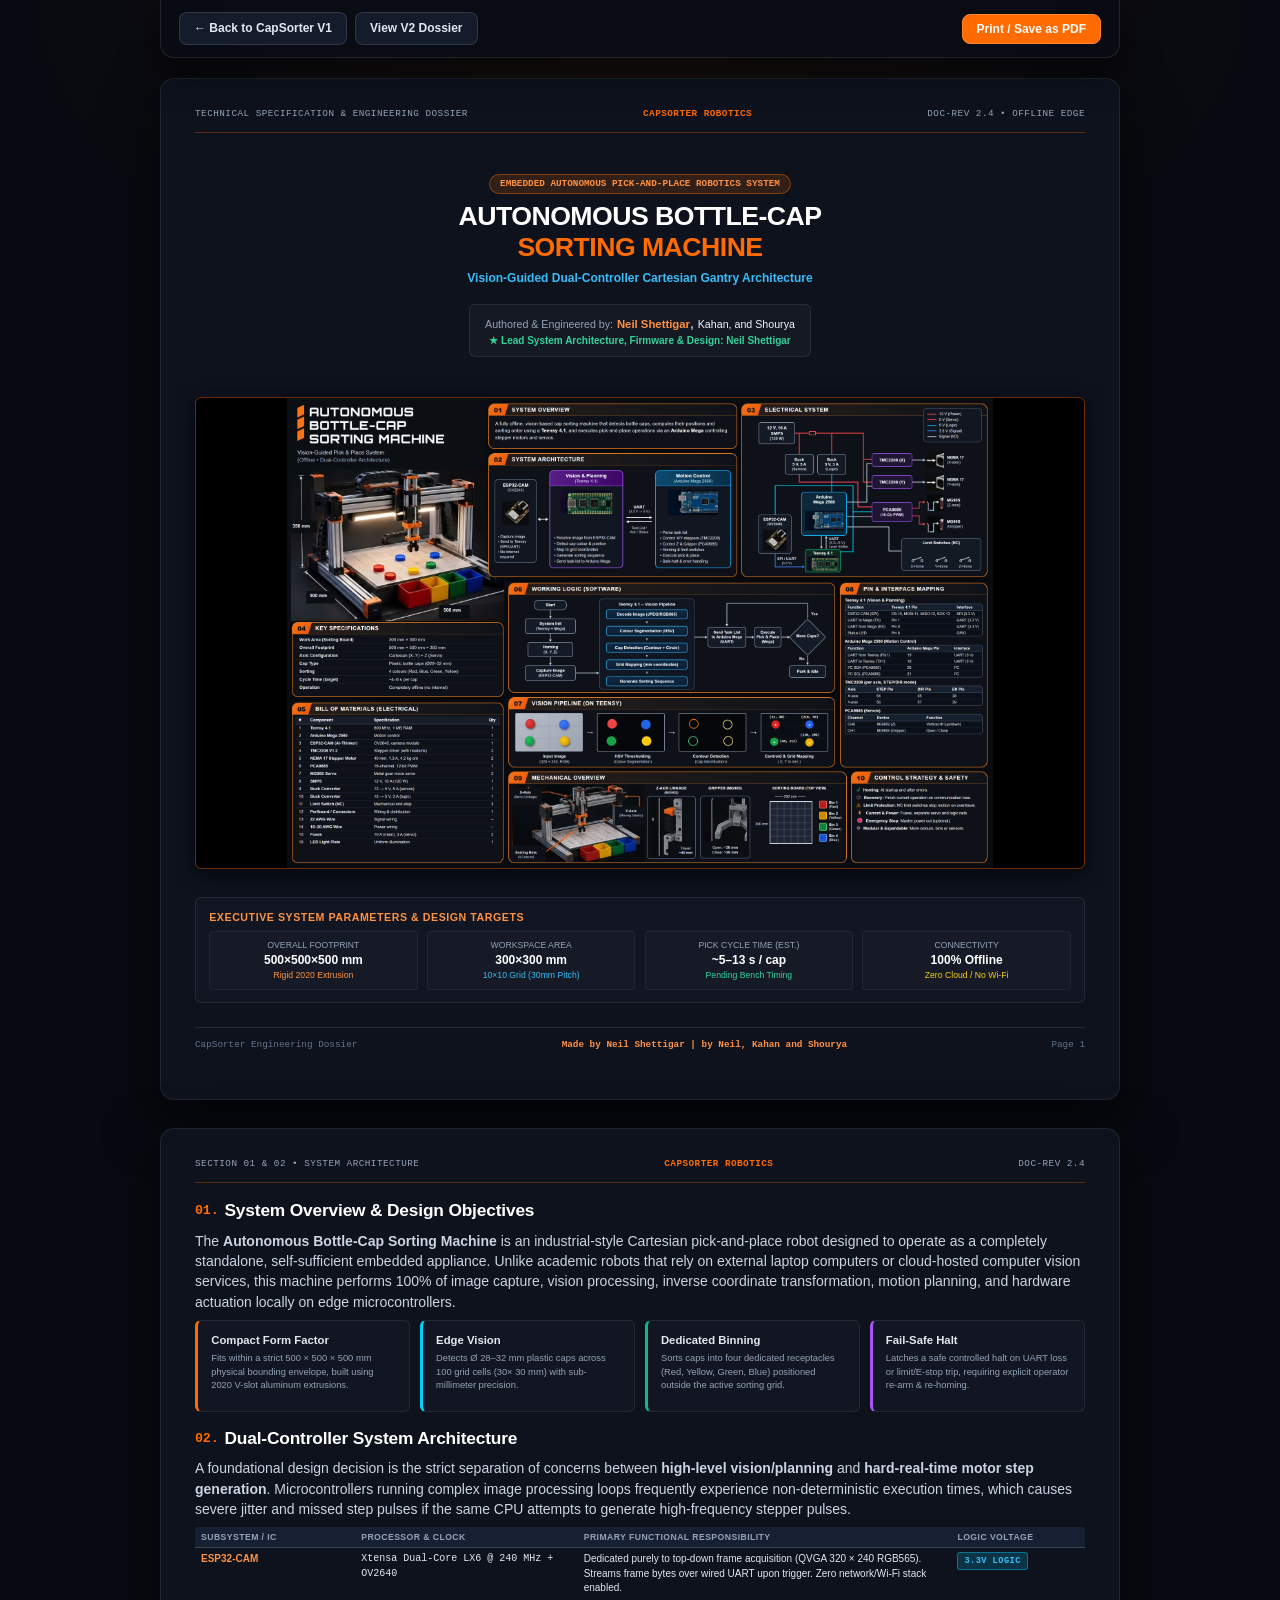
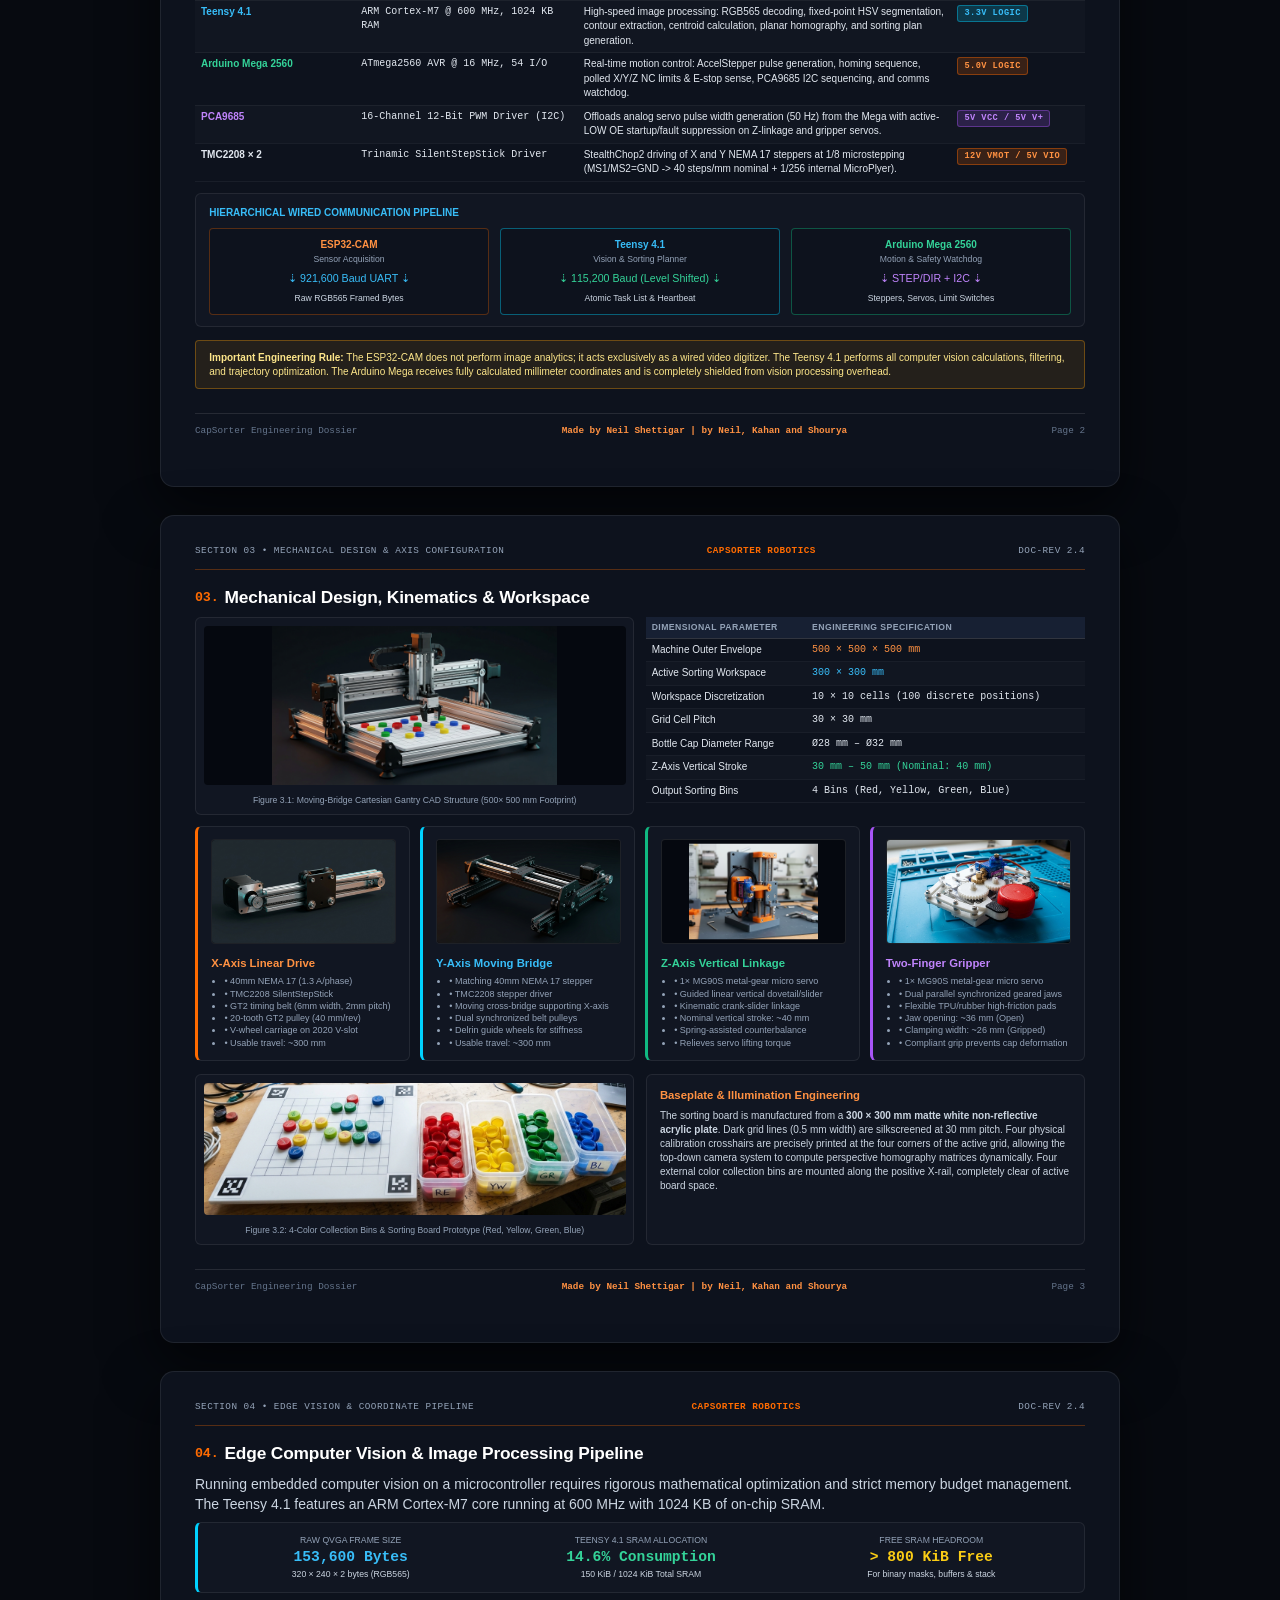
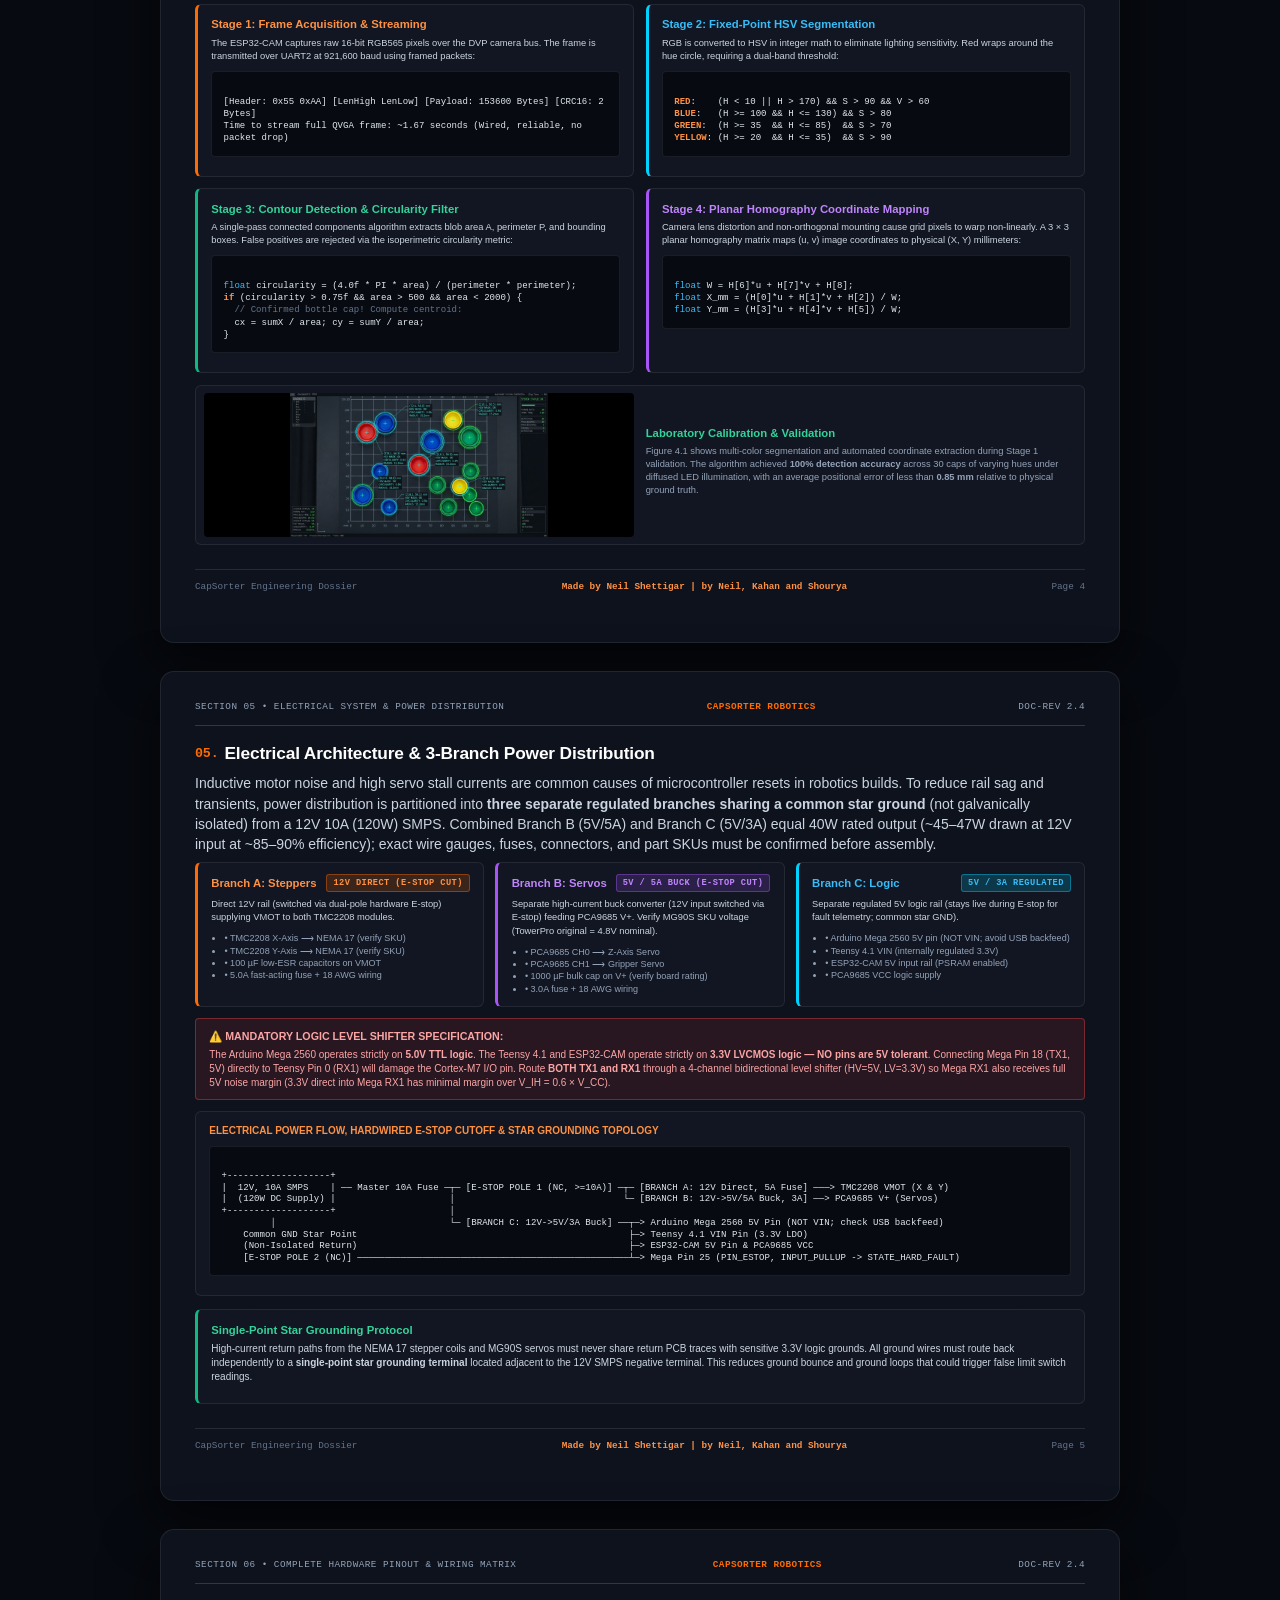
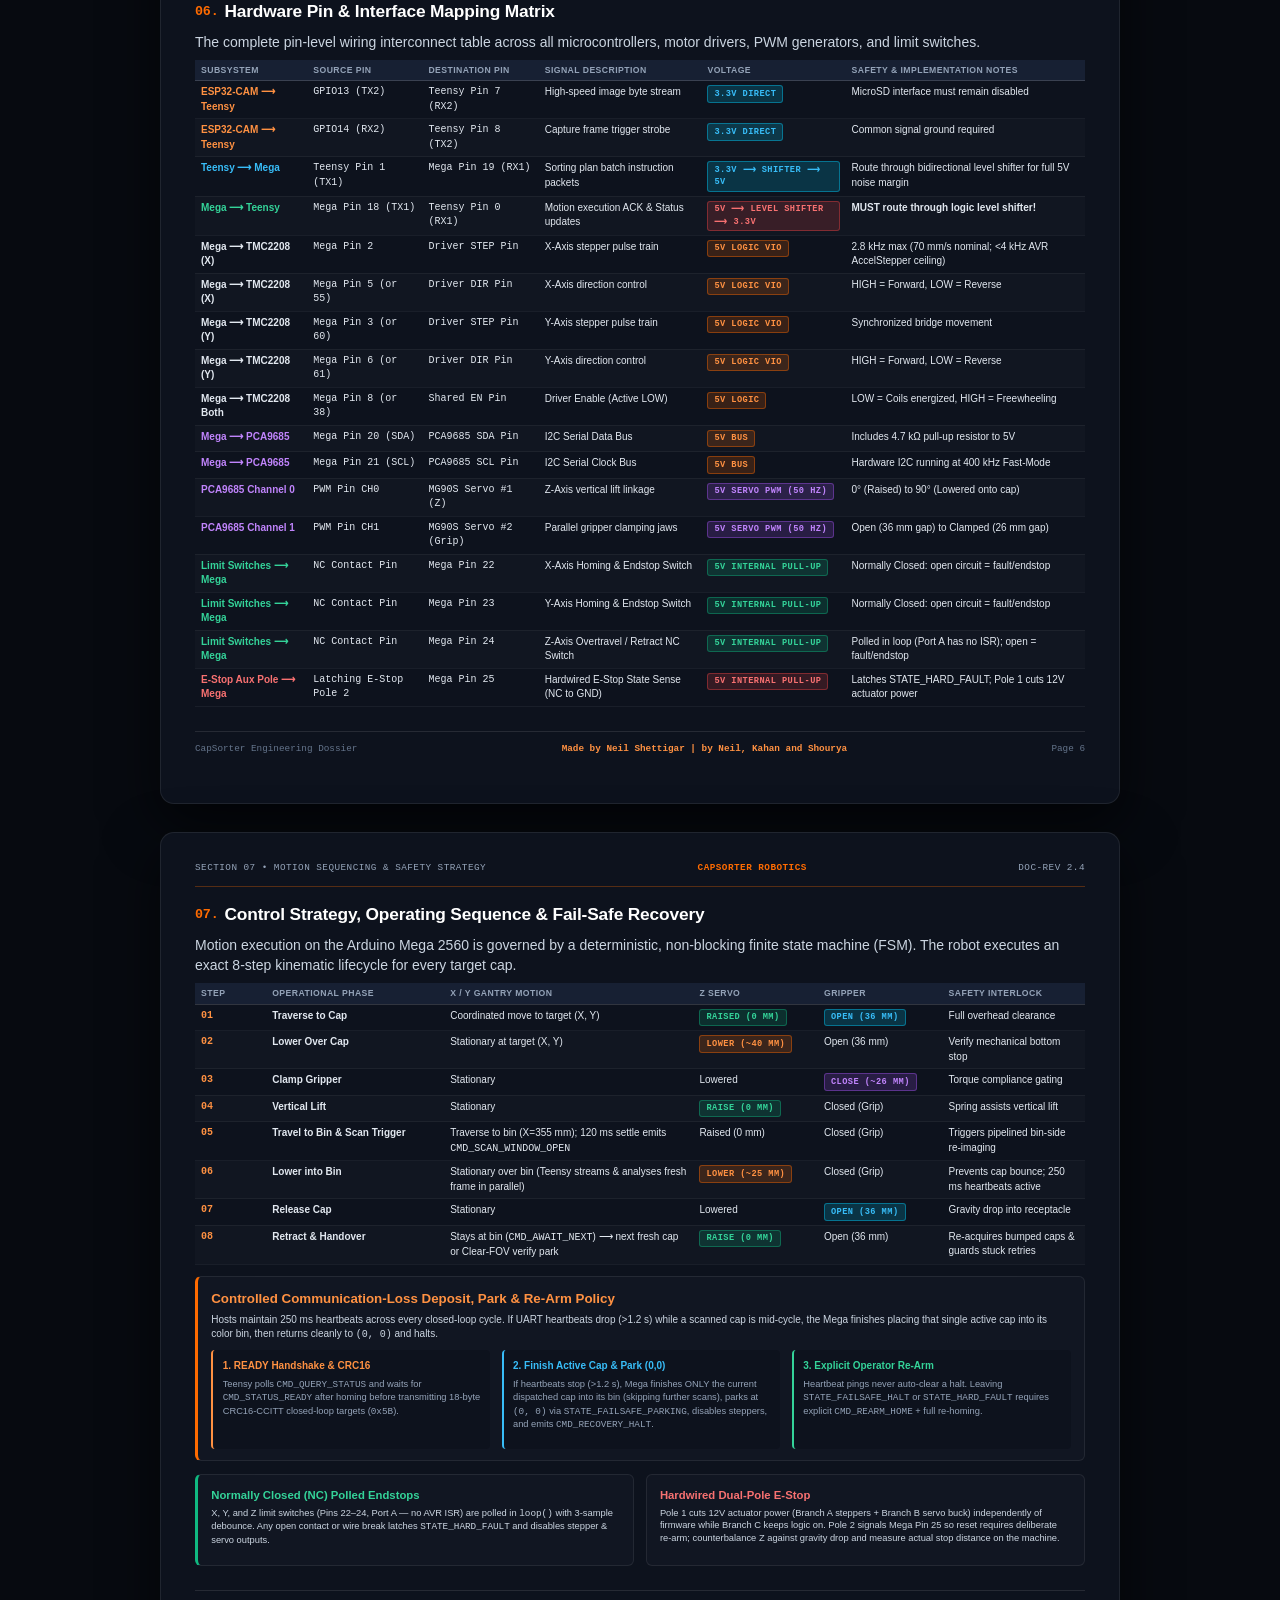
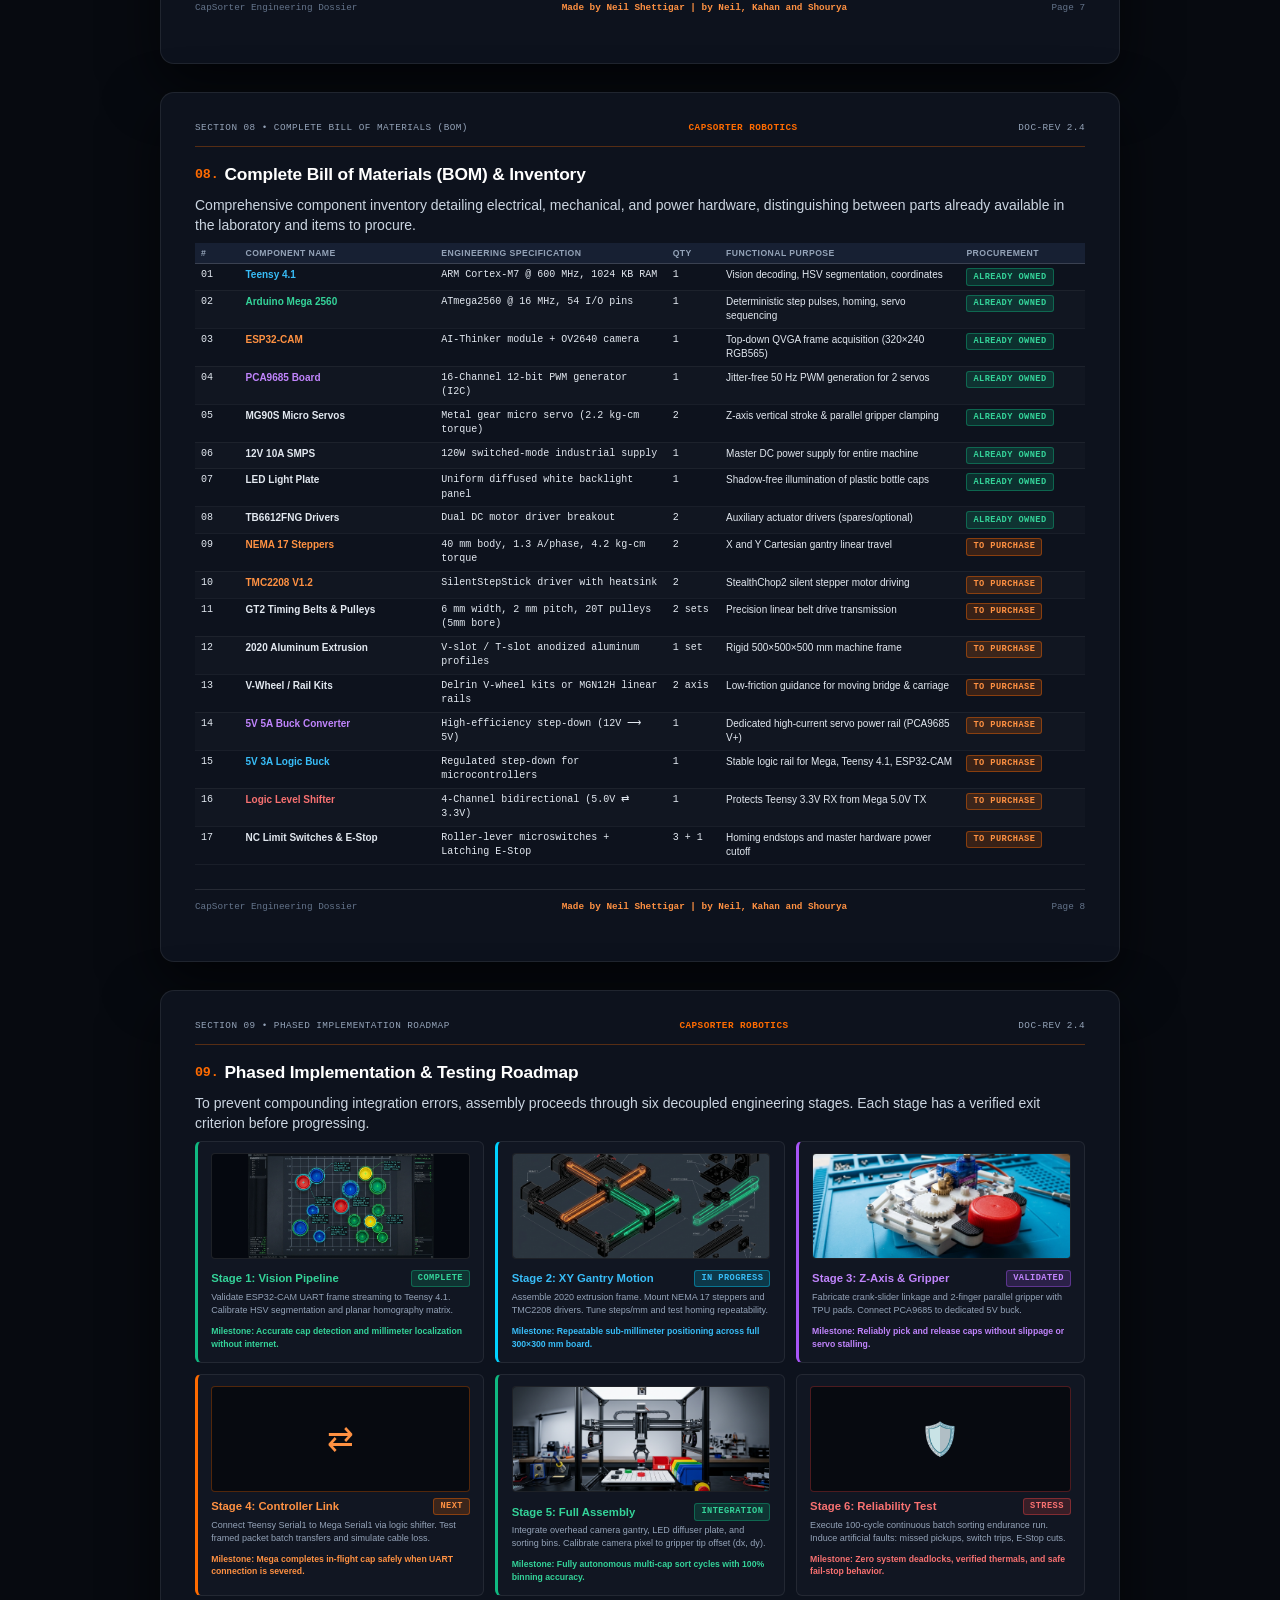
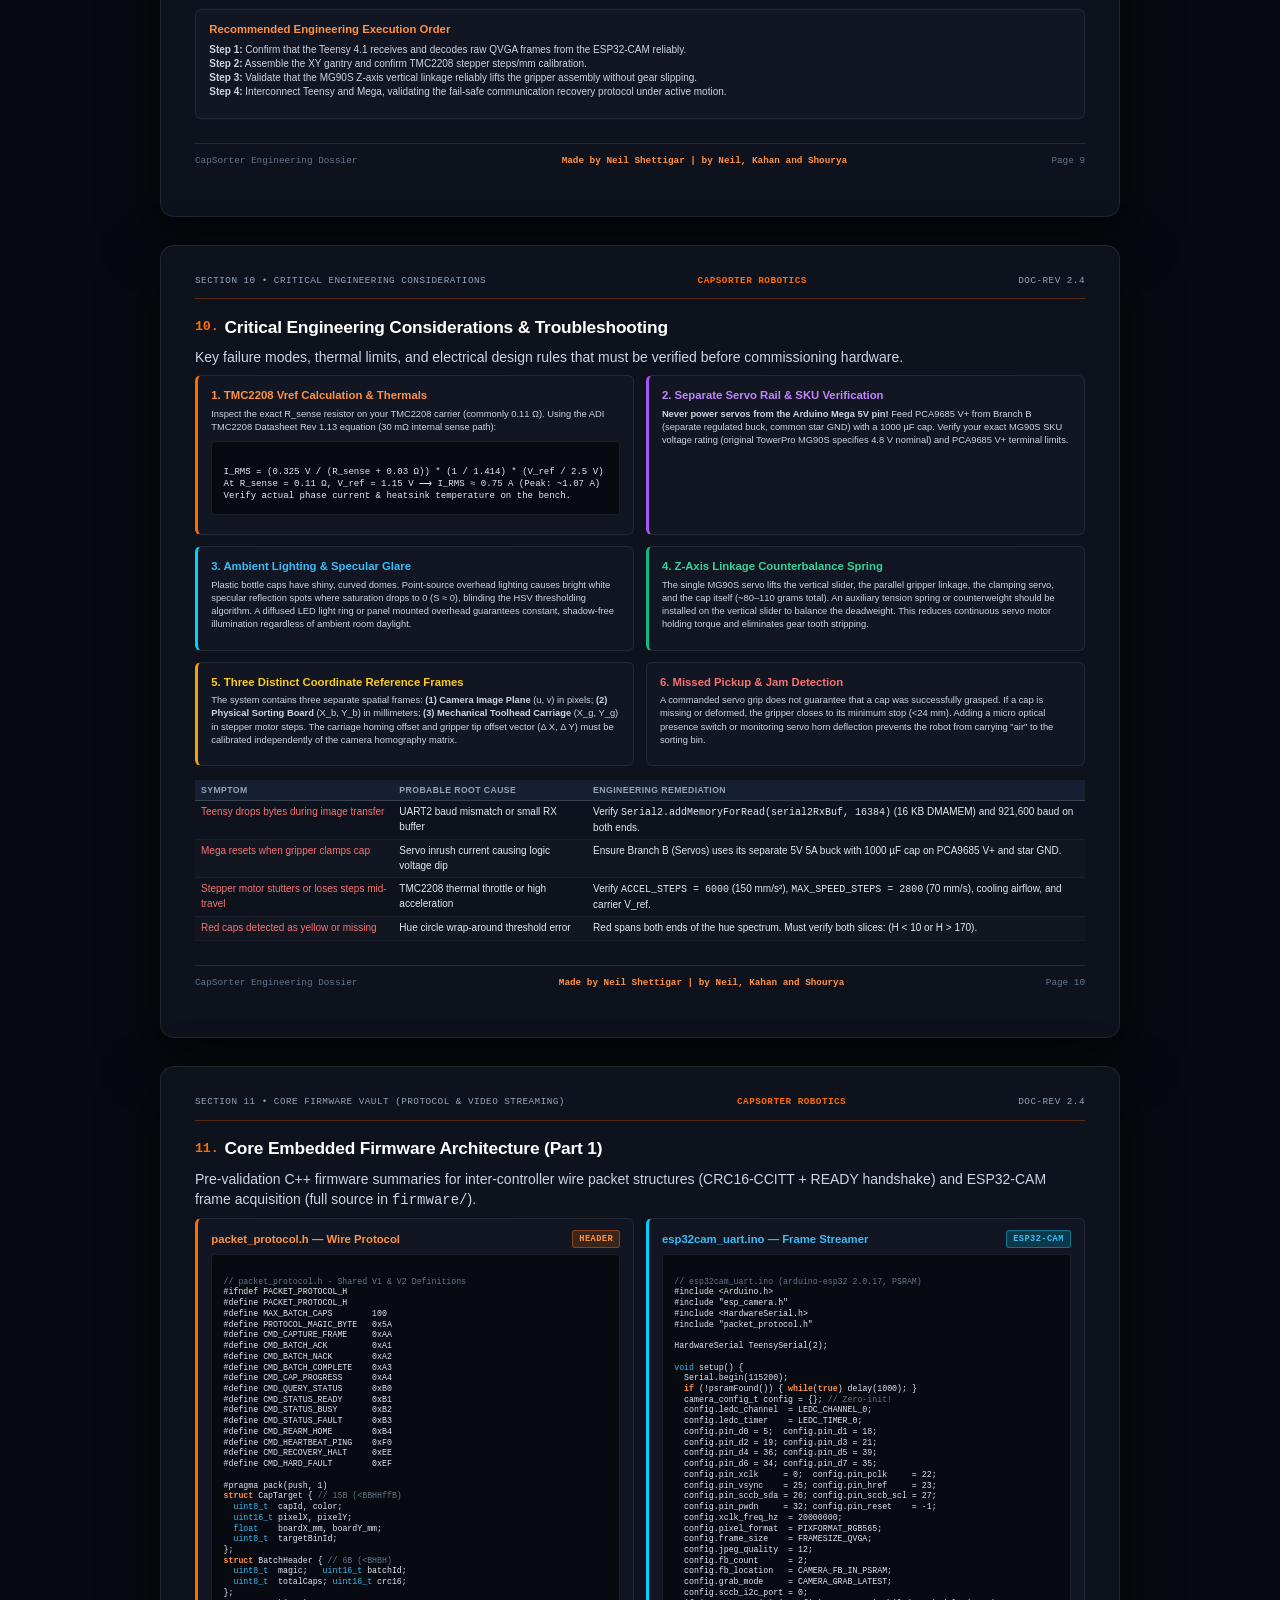
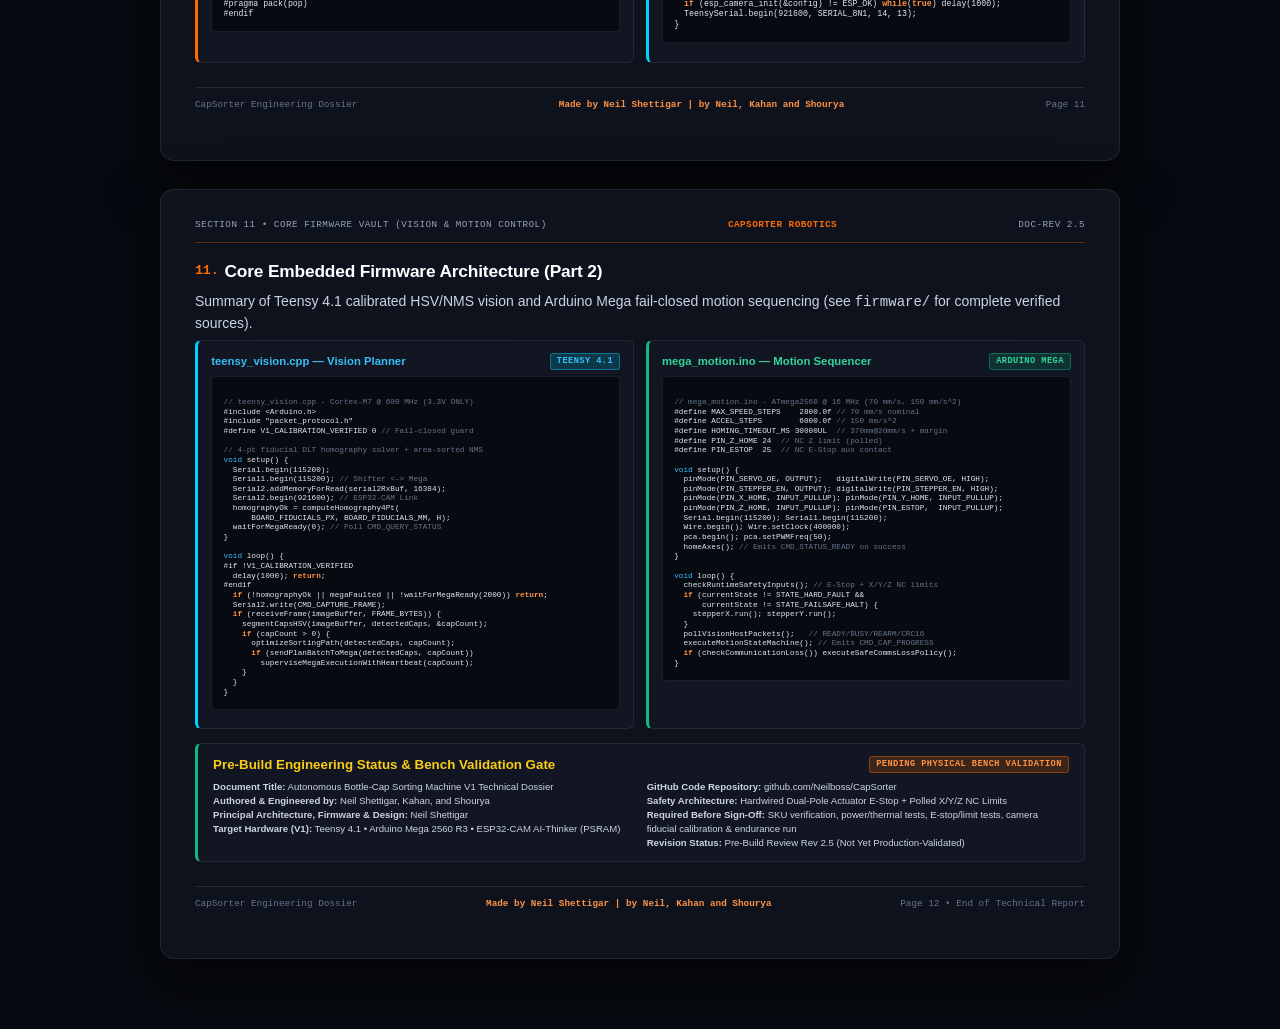
<file: pdf_dossier.html>
<!DOCTYPE html>
<html lang="en">
<head>
  <meta charset="UTF-8">
  <meta name="viewport" content="width=device-width, initial-scale=1.0">
  <title>CapSorter V1 | Comprehensive Technical Dossier</title>
  <link rel="icon" type="image/png" href="assets/favicon.png?v=3">
  <style>
    /* ==========================================================================
       Print & Pagination Setup for PDF Generation
       ========================================================================== */
    @page {
      size: A4 portrait;
      margin: 10mm 12mm 12mm 12mm;
    }

    * {
      box-sizing: border-box;
      margin: 0;
      padding: 0;
      -webkit-print-color-adjust: exact !important;
      print-color-adjust: exact !important;
    }

    body {
      background-color: #0a0d14;
      color: #f1f5f9;
      font-family: -apple-system, BlinkMacSystemFont, "Segoe UI", Roboto, Helvetica, Arial, sans-serif;
      font-size: 8.5pt;
      line-height: 1.45;
    }

    .page {
      page-break-after: always;
      break-after: page;
      position: relative;
      min-height: 270mm;
      padding-bottom: 8mm;
    }

    .page:last-child {
      page-break-after: auto;
      break-after: auto;
    }

    /* Avoid page breaks inside cards, tables, figures */
    .card, .table-container, .diagram-box, .code-block, .spec-grid, .photo-card {
      page-break-inside: avoid;
      break-inside: avoid;
    }

    /* Running Header & Footer */
    .doc-header {
      display: flex;
      justify-content: space-between;
      align-items: center;
      padding-bottom: 3mm;
      margin-bottom: 4mm;
      border-bottom: 1px solid rgba(255, 107, 0, 0.3);
      font-size: 7pt;
      font-family: 'Courier New', Courier, monospace;
      color: #94a3b8;
      text-transform: uppercase;
      letter-spacing: 0.05em;
    }
    .doc-header .brand {
      color: #ff6b00;
      font-weight: bold;
    }

    .doc-footer {
      position: absolute;
      bottom: 0;
      left: 0;
      right: 0;
      display: flex;
      justify-content: space-between;
      align-items: center;
      padding-top: 2mm;
      border-top: 1px solid rgba(255, 255, 255, 0.1);
      font-size: 7pt;
      font-family: 'Courier New', Courier, monospace;
      color: #64748b;
    }
    .doc-footer .author-tag {
      color: #ff9142;
      font-weight: 600;
    }

    /* Typography */
    h1 {
      font-size: 20pt;
      font-weight: 800;
      color: #ffffff;
      line-height: 1.15;
      letter-spacing: -0.02em;
    }
    h2 {
      font-size: 13pt;
      font-weight: 700;
      color: #ffffff;
      margin-bottom: 2mm;
      letter-spacing: -0.01em;
      display: flex;
      align-items: center;
      gap: 6px;
    }
    h2 .sec-num {
      color: #ff6b00;
      font-family: 'Courier New', Courier, monospace;
      font-size: 10pt;
    }
    h3 {
      font-size: 10pt;
      font-weight: 700;
      color: #f8fafc;
      margin-bottom: 1.5mm;
    }
    h4 {
      font-size: 8.5pt;
      font-weight: 700;
      color: #e2e8f0;
    }

    p {
      margin-bottom: 2mm;
      color: #cbd5e1;
    }

    .font-mono {
      font-family: 'Courier New', Courier, monospace;
    }

    /* Tech Styling & Cards */
    .card {
      background: #111622;
      border: 1px solid rgba(255, 255, 255, 0.08);
      border-radius: 6px;
      padding: 3mm 3.5mm;
      margin-bottom: 3.5mm;
    }

    .card-orange {
      border-left: 3px solid #ff6b00;
    }
    .card-cyan {
      border-left: 3px solid #00d2ff;
    }
    .card-emerald {
      border-left: 3px solid #10b981;
    }
    .card-purple {
      border-left: 3px solid #a855f7;
    }
    .card-amber {
      border-left: 3px solid #f59e0b;
    }

    /* Badges */
    .badge {
      display: inline-block;
      padding: 1.5px 6px;
      border-radius: 3px;
      font-size: 6.5pt;
      font-weight: 700;
      text-transform: uppercase;
      letter-spacing: 0.05em;
      font-family: 'Courier New', Courier, monospace;
    }
    .badge-orange {
      background: rgba(255, 107, 0, 0.18);
      color: #ff9142;
      border: 1px solid rgba(255, 107, 0, 0.4);
    }
    .badge-cyan {
      background: rgba(0, 210, 255, 0.18);
      color: #38bdf8;
      border: 1px solid rgba(0, 210, 255, 0.4);
    }
    .badge-emerald {
      background: rgba(16, 185, 129, 0.18);
      color: #34d399;
      border: 1px solid rgba(16, 185, 129, 0.4);
    }
    .badge-purple {
      background: rgba(168, 85, 247, 0.18);
      color: #c084fc;
      border: 1px solid rgba(168, 85, 247, 0.4);
    }
    .badge-red {
      background: rgba(239, 68, 68, 0.18);
      color: #f87171;
      border: 1px solid rgba(239, 68, 68, 0.4);
    }

    /* Tables */
    table {
      width: 100%;
      border-collapse: collapse;
      font-size: 7.5pt;
      margin-bottom: 2mm;
    }
    th {
      background: #172033;
      color: #94a3b8;
      font-weight: 700;
      text-transform: uppercase;
      font-size: 6.5pt;
      letter-spacing: 0.05em;
      padding: 4px 6px;
      text-align: left;
      border-bottom: 1px solid rgba(255, 255, 255, 0.15);
    }
    td {
      padding: 4px 6px;
      border-bottom: 1px solid rgba(255, 255, 255, 0.05);
      color: #e2e8f0;
      vertical-align: top;
    }
    tr:nth-child(even) td {
      background: rgba(255, 255, 255, 0.015);
    }

    /* Layout Grids */
    .grid-2 {
      display: grid;
      grid-template-columns: 1fr 1fr;
      gap: 3mm;
    }
    .grid-3 {
      display: grid;
      grid-template-columns: 1fr 1fr 1fr;
      gap: 3mm;
    }
    .grid-4 {
      display: grid;
      grid-template-columns: 1fr 1fr 1fr 1fr;
      gap: 2.5mm;
    }

    /* Code Block */
    .code-box {
      background: #070a10;
      border: 1px solid rgba(255, 255, 255, 0.08);
      border-radius: 4px;
      padding: 3mm;
      font-family: 'Courier New', Courier, monospace;
      font-size: 6.8pt;
      line-height: 1.35;
      color: #e2e8f0;
      margin-bottom: 2mm;
      white-space: pre-wrap;
    }
    .code-comment { color: #64748b; }
    .code-keyword { color: #ff9142; font-weight: bold; }
    .code-type { color: #38bdf8; }
    .code-num { color: #34d399; }
    .code-str { color: #facc15; }

    /* Callouts */
    .callout {
      padding: 2.5mm 3.5mm;
      border-radius: 4px;
      font-size: 7.5pt;
      margin-bottom: 3mm;
      line-height: 1.4;
    }
    .callout-warning {
      background: rgba(245, 158, 11, 0.1);
      border: 1px solid rgba(245, 158, 11, 0.35);
      color: #fde68a;
    }
    .callout-danger {
      background: rgba(239, 68, 68, 0.12);
      border: 1px solid rgba(239, 68, 68, 0.4);
      color: #fca5a5;
    }
    .callout-info {
      background: rgba(0, 210, 255, 0.1);
      border: 1px solid rgba(0, 210, 255, 0.35);
      color: #bae6fd;
    }

    /* Cover Page Special */
    .cover-hero {
      text-align: center;
      padding: 6mm 0 4mm 0;
    }
    .cover-poster-img {
      width: 100%;
      max-height: 125mm;
      object-fit: contain;
      border-radius: 6px;
      border: 1px solid rgba(255, 107, 0, 0.4);
      box-shadow: 0 4px 20px rgba(0, 0, 0, 0.7);
      margin: 4mm 0;
      background: #000;
    }

    /* Inline Images */
    .fig-img {
      width: 100%;
      height: 28mm;
      object-fit: cover;
      border-radius: 4px;
      border: 1px solid rgba(255, 255, 255, 0.1);
      background: #05080f;
      margin-bottom: 1.5mm;
    }
    .fig-img-contain {
      object-fit: contain;
      background: #05080f;
    }

    /* Flow Diagrams */
    .flow-step {
      background: #141b29;
      border: 1px solid rgba(255, 255, 255, 0.1);
      border-radius: 4px;
      padding: 2mm 3mm;
      text-align: center;
      position: relative;
    }
    .flow-arrow {
      text-align: center;
      color: #ff6b00;
      font-size: 8pt;
      font-weight: bold;
      line-height: 1;
      margin: 1mm 0;
    }

    /* Screen-Only Paper Presentation & Floating Toolbar (Print Layout Unchanged) */
    .screen-toolbar {
      display: none;
    }
    @media screen {
      html {
        scroll-behavior: smooth;
      }
      body {
        background: radial-gradient(ellipse 900px 480px at 50% 0%, rgba(255, 107, 0, 0.08), transparent 70%), #070a10;
        padding: 0 16px 48px;
        font-size: 10.5pt;
      }
      .screen-toolbar {
        position: sticky;
        top: 0;
        z-index: 50;
        display: flex;
        align-items: center;
        justify-content: space-between;
        gap: 12px;
        max-width: 960px;
        margin: 0 auto 20px;
        padding: 12px 18px;
        background: rgba(10, 13, 20, 0.92);
        backdrop-filter: blur(14px);
        border: 1px solid rgba(255, 255, 255, 0.1);
        border-top: none;
        border-radius: 0 0 14px 14px;
        box-shadow: 0 14px 36px rgba(0, 0, 0, 0.55);
      }
      .toolbar-group {
        display: flex;
        align-items: center;
        gap: 8px;
        flex-wrap: wrap;
      }
      .toolbar-btn {
        display: inline-flex;
        align-items: center;
        gap: 6px;
        padding: 7px 14px;
        border-radius: 8px;
        font-size: 12px;
        font-weight: 600;
        text-decoration: none;
        cursor: pointer;
        border: 1px solid rgba(255, 255, 255, 0.12);
        background: #141b2b;
        color: #e2e8f0;
        transition: all 0.2s ease;
      }
      .toolbar-btn:hover {
        background: #1e293b;
        border-color: rgba(255, 255, 255, 0.25);
        color: #ffffff;
      }
      .toolbar-btn-primary {
        background: #ff6b00;
        border-color: #ff8533;
        color: #ffffff;
      }
      .toolbar-btn-primary:hover {
        background: #ff7e21;
        color: #ffffff;
      }
      .page {
        max-width: 960px;
        margin: 0 auto 28px;
        padding: 28px 34px 48px;
        background: #0d121d;
        border: 1px solid rgba(255, 255, 255, 0.08);
        border-radius: 14px;
        box-shadow: 0 20px 55px rgba(0, 0, 0, 0.6);
        min-height: auto;
      }
      .doc-footer {
        position: static;
        margin-top: 24px;
        padding-top: 10px;
      }
      @media (max-width: 720px) {
        .page { padding: 18px 16px 28px; }
        .grid-2, .grid-3, .grid-4 { grid-template-columns: 1fr; }
      }
    }
    @media print {
      .screen-toolbar { display: none !important; }
    }
  </style>
</head>
<body>
  <div class="screen-toolbar">
    <div class="toolbar-group">
      <a href="v1.html" class="toolbar-btn">&larr; Back to CapSorter V1</a>
      <a href="pdf_dossier_v2.html" class="toolbar-btn">View V2 Dossier</a>
    </div>
    <div class="toolbar-group">
      <button type="button" onclick="window.print()" class="toolbar-btn toolbar-btn-primary">Print / Save as PDF</button>
    </div>
  </div>

  <!-- =========================================================================
       PAGE 1: COVER PAGE & EXECUTIVE SUMMARY
       ========================================================================= -->
  <div class="page">
    <div class="doc-header">
      <span>TECHNICAL SPECIFICATION & ENGINEERING DOSSIER</span>
      <span class="brand">CAPSORTER ROBOTICS</span>
      <span>DOC-REV 2.4 • OFFLINE EDGE</span>
    </div>

    <div class="cover-hero">
      <div style="display: inline-block; padding: 2px 10px; border-radius: 20px; background: rgba(255,107,0,0.15); border: 1px solid rgba(255,107,0,0.4); color: #ff9142; font-family: 'Courier New', Courier, monospace; font-size: 7pt; font-weight: bold; text-transform: uppercase; margin-bottom: 2mm;">
        Embedded Autonomous Pick-and-Place Robotics System
      </div>

      <h1>AUTONOMOUS BOTTLE-CAP<br><span style="color: #ff6b00;">SORTING MACHINE</span></h1>
      
      <div style="margin: 2mm 0; font-size: 9pt; color: #38bdf8; font-weight: 600;">
        Vision-Guided Dual-Controller Cartesian Gantry Architecture
      </div>

      <!-- Authors -->
      <div style="margin: 2.5mm 0; padding: 2mm 4mm; background: rgba(255,255,255,0.03); border: 1px solid rgba(255,255,255,0.08); border-radius: 6px; display: inline-block;">
        <span style="font-size: 8pt; color: #94a3b8;">Authored & Engineered by:</span>
        <strong style="font-size: 8.5pt; color: #ff9142;"> Neil Shettigar</strong>, 
        <span style="font-size: 8pt; color: #f1f5f9;">Kahan, and Shourya</span>
        <div style="font-size: 7.5pt; color: #34d399; font-weight: 600; margin-top: 1px;">
          ★ Lead System Architecture, Firmware & Design: Neil Shettigar
        </div>
      </div>
    </div>

    <!-- Master System Poster -->
    <img src="assets/system_poster.jpg" alt="Autonomous Bottle-Cap Sorting Machine Master Diagram" class="cover-poster-img">

    <!-- Executive Quick Specs Table -->
    <div class="card" style="margin-top: 2mm;">
      <div style="font-weight: bold; font-size: 8pt; color: #ff9142; margin-bottom: 1.5mm; text-transform: uppercase; letter-spacing: 0.05em;">
        Executive System Parameters & Design Targets
      </div>
      <div class="grid-4" style="text-align: center; font-size: 7.5pt;">
        <div style="background: rgba(255,255,255,0.02); padding: 2mm; border-radius: 4px; border: 1px solid rgba(255,255,255,0.05);">
          <div style="color: #94a3b8; font-size: 6.5pt; text-transform: uppercase;">Overall Footprint</div>
          <div style="font-weight: bold; color: #ffffff; font-size: 9pt;">500×500×500 mm</div>
          <div style="color: #ff9142; font-size: 6.5pt;">Rigid 2020 Extrusion</div>
        </div>
        <div style="background: rgba(255,255,255,0.02); padding: 2mm; border-radius: 4px; border: 1px solid rgba(255,255,255,0.05);">
          <div style="color: #94a3b8; font-size: 6.5pt; text-transform: uppercase;">Workspace Area</div>
          <div style="font-weight: bold; color: #ffffff; font-size: 9pt;">300×300 mm</div>
          <div style="color: #38bdf8; font-size: 6.5pt;">10×10 Grid (30mm Pitch)</div>
        </div>
        <div style="background: rgba(255,255,255,0.02); padding: 2mm; border-radius: 4px; border: 1px solid rgba(255,255,255,0.05);">
          <div style="color: #94a3b8; font-size: 6.5pt; text-transform: uppercase;">Pick Cycle Time (Est.)</div>
          <div style="font-weight: bold; color: #ffffff; font-size: 9pt;">~5–13 s / cap</div>
          <div style="color: #34d399; font-size: 6.5pt;">Pending Bench Timing</div>
        </div>
        <div style="background: rgba(255,255,255,0.02); padding: 2mm; border-radius: 4px; border: 1px solid rgba(255,255,255,0.05);">
          <div style="color: #94a3b8; font-size: 6.5pt; text-transform: uppercase;">Connectivity</div>
          <div style="font-weight: bold; color: #ffffff; font-size: 9pt;">100% Offline</div>
          <div style="color: #facc15; font-size: 6.5pt;">Zero Cloud / No Wi-Fi</div>
        </div>
      </div>
    </div>

    <div class="doc-footer">
      <span>CapSorter Engineering Dossier</span>
      <span class="author-tag">Made by Neil Shettigar | by Neil, Kahan and Shourya</span>
      <span>Page 1</span>
    </div>
  </div>

  <!-- =========================================================================
       PAGE 2: SECTION 01 & 02 - SYSTEM OVERVIEW & DUAL ARCHITECTURE
       ========================================================================= -->
  <div class="page">
    <div class="doc-header">
      <span>SECTION 01 & 02 • SYSTEM ARCHITECTURE</span>
      <span class="brand">CAPSORTER ROBOTICS</span>
      <span>DOC-REV 2.4</span>
    </div>

    <h2><span class="sec-num">01.</span> System Overview & Design Objectives</h2>
    <p>
      The <strong>Autonomous Bottle-Cap Sorting Machine</strong> is an industrial-style Cartesian pick-and-place robot designed to operate as a completely standalone, self-sufficient embedded appliance. Unlike academic robots that rely on external laptop computers or cloud-hosted computer vision services, this machine performs 100% of image capture, vision processing, inverse coordinate transformation, motion planning, and hardware actuation locally on edge microcontrollers.
    </p>

    <div class="grid-4" style="margin-bottom: 3.5mm;">
      <div class="card card-orange" style="margin: 0;">
        <h4>Compact Form Factor</h4>
        <p style="font-size: 7pt; margin-top: 1mm; color: #94a3b8;">
          Fits within a strict 500 × 500 × 500 mm physical bounding envelope, built using 2020 V-slot aluminum extrusions.
        </p>
      </div>
      <div class="card card-cyan" style="margin: 0;">
        <h4>Edge Vision</h4>
        <p style="font-size: 7pt; margin-top: 1mm; color: #94a3b8;">
          Detects Ø 28–32 mm plastic caps across 100 grid cells (30× 30 mm) with sub-millimeter precision.
        </p>
      </div>
      <div class="card card-emerald" style="margin: 0;">
        <h4>Dedicated Binning</h4>
        <p style="font-size: 7pt; margin-top: 1mm; color: #94a3b8;">
          Sorts caps into four dedicated receptacles (Red, Yellow, Green, Blue) positioned outside the active sorting grid.
        </p>
      </div>
      <div class="card card-purple" style="margin: 0;">
        <h4>Fail-Safe Halt</h4>
        <p style="font-size: 7pt; margin-top: 1mm; color: #94a3b8;">
          Latches a safe controlled halt on UART loss or limit/E-stop trip, requiring explicit operator re-arm &amp; re-homing.
        </p>
      </div>
    </div>

    <h2><span class="sec-num">02.</span> Dual-Controller System Architecture</h2>
    <p>
      A foundational design decision is the strict separation of concerns between <strong>high-level vision/planning</strong> and <strong>hard-real-time motor step generation</strong>. Microcontrollers running complex image processing loops frequently experience non-deterministic execution times, which causes severe jitter and missed step pulses if the same CPU attempts to generate high-frequency stepper pulses.
    </p>

    <!-- Division of Responsibilities Table -->
    <div class="table-container">
      <table>
        <thead>
          <tr>
            <th style="width: 18%;">Subsystem / IC</th>
            <th style="width: 25%;">Processor & Clock</th>
            <th style="width: 42%;">Primary Functional Responsibility</th>
            <th style="width: 15%;">Logic Voltage</th>
          </tr>
        </thead>
        <tbody>
          <tr>
            <td><strong style="color: #ff9142;">ESP32-CAM</strong></td>
            <td class="font-mono">Xtensa Dual-Core LX6 @ 240 MHz + OV2640</td>
            <td>Dedicated purely to top-down frame acquisition (QVGA 320 × 240 RGB565). Streams frame bytes over wired UART upon trigger. Zero network/Wi-Fi stack enabled.</td>
            <td><span class="badge badge-cyan">3.3V Logic</span></td>
          </tr>
          <tr>
            <td><strong style="color: #38bdf8;">Teensy 4.1</strong></td>
            <td class="font-mono">ARM Cortex-M7 @ 600 MHz, 1024 KB RAM</td>
            <td>High-speed image processing: RGB565 decoding, fixed-point HSV segmentation, contour extraction, centroid calculation, planar homography, and sorting plan generation.</td>
            <td><span class="badge badge-cyan">3.3V Logic</span></td>
          </tr>
          <tr>
            <td><strong style="color: #34d399;">Arduino Mega 2560</strong></td>
            <td class="font-mono">ATmega2560 AVR @ 16 MHz, 54 I/O</td>
            <td>Real-time motion control: AccelStepper pulse generation, homing sequence, polled X/Y/Z NC limits &amp; E-stop sense, PCA9685 I2C sequencing, and comms watchdog.</td>
            <td><span class="badge badge-orange">5.0V Logic</span></td>
          </tr>
          <tr>
            <td><strong style="color: #c084fc;">PCA9685</strong></td>
            <td class="font-mono">16-Channel 12-Bit PWM Driver (I2C)</td>
            <td>Offloads analog servo pulse width generation (50 Hz) from the Mega with active-LOW OE startup/fault suppression on Z-linkage and gripper servos.</td>
            <td><span class="badge badge-purple">5V VCC / 5V V+</span></td>
          </tr>
          <tr>
            <td><strong style="color: #e2e8f0;">TMC2208 × 2</strong></td>
            <td class="font-mono">Trinamic SilentStepStick Driver</td>
            <td>StealthChop2 driving of X and Y NEMA 17 steppers at 1/8 microstepping (MS1/MS2=GND -> 40 steps/mm nominal + 1/256 internal MicroPlyer).</td>
            <td><span class="badge badge-orange">12V VMOT / 5V VIO</span></td>
          </tr>
        </tbody>
      </table>
    </div>

    <!-- Communication Pipeline Visual Block -->
    <div class="card" style="margin-top: 3mm;">
      <div style="font-weight: bold; font-size: 7.5pt; color: #38bdf8; margin-bottom: 2mm; text-transform: uppercase;">
        Hierarchical Wired Communication Pipeline
      </div>
      <div class="grid-3" style="text-align: center; font-size: 7.5pt;">
        <div style="background: #0d121d; border: 1px solid rgba(255,107,0,0.3); border-radius: 4px; padding: 2.5mm;">
          <div style="color: #ff9142; font-weight: bold;">ESP32-CAM</div>
          <div style="font-size: 6.5pt; color: #94a3b8;">Sensor Acquisition</div>
          <div style="margin: 1.5mm 0; font-size: 8pt; color: #38bdf8;">⇣ 921,600 Baud UART ⇣</div>
          <div style="font-size: 6.5pt; color: #cbd5e1;">Raw RGB565 Framed Bytes</div>
        </div>
        <div style="background: #0d121d; border: 1px solid rgba(0,210,255,0.4); border-radius: 4px; padding: 2.5mm;">
          <div style="color: #38bdf8; font-weight: bold;">Teensy 4.1</div>
          <div style="font-size: 6.5pt; color: #94a3b8;">Vision & Sorting Planner</div>
          <div style="margin: 1.5mm 0; font-size: 8pt; color: #34d399;">⇣ 115,200 Baud (Level Shifted) ⇣</div>
          <div style="font-size: 6.5pt; color: #cbd5e1;">Atomic Task List & Heartbeat</div>
        </div>
        <div style="background: #0d121d; border: 1px solid rgba(16,185,129,0.4); border-radius: 4px; padding: 2.5mm;">
          <div style="color: #34d399; font-weight: bold;">Arduino Mega 2560</div>
          <div style="font-size: 6.5pt; color: #94a3b8;">Motion & Safety Watchdog</div>
          <div style="margin: 1.5mm 0; font-size: 8pt; color: #c084fc;">⇣ STEP/DIR + I2C ⇣</div>
          <div style="font-size: 6.5pt; color: #cbd5e1;">Steppers, Servos, Limit Switches</div>
        </div>
      </div>
    </div>

    <div class="callout callout-warning">
      <strong>Important Engineering Rule:</strong> The ESP32-CAM does not perform image analytics; it acts exclusively as a wired video digitizer. The Teensy 4.1 performs all computer vision calculations, filtering, and trajectory optimization. The Arduino Mega receives fully calculated millimeter coordinates and is completely shielded from vision processing overhead.
    </div>

    <div class="doc-footer">
      <span>CapSorter Engineering Dossier</span>
      <span class="author-tag">Made by Neil Shettigar | by Neil, Kahan and Shourya</span>
      <span>Page 2</span>
    </div>
  </div>

  <!-- =========================================================================
       PAGE 3: SECTION 03 - MECHANICAL DESIGN & KINEMATICS
       ========================================================================= -->
  <div class="page">
    <div class="doc-header">
      <span>SECTION 03 • MECHANICAL DESIGN & AXIS CONFIGURATION</span>
      <span class="brand">CAPSORTER ROBOTICS</span>
      <span>DOC-REV 2.4</span>
    </div>

    <h2><span class="sec-num">03.</span> Mechanical Design, Kinematics & Workspace</h2>
    
    <div class="grid-2" style="margin-bottom: 3mm;">
      <!-- CAD Image & Structure -->
      <div>
        <div class="card" style="padding: 2mm; margin: 0;">
          <img src="assets/images/gantry_3axis_cad.png" alt="Cartesian 3-Axis Gantry Robot" style="width: 100%; height: 42mm; object-fit: contain; background: #05080f; border-radius: 4px;">
          <div style="font-size: 6.5pt; color: #94a3b8; text-align: center; margin-top: 1mm;">
            Figure 3.1: Moving-Bridge Cartesian Gantry CAD Structure (500× 500 mm Footprint)
          </div>
        </div>
      </div>

      <!-- Kinematics & Travel Table -->
      <div>
        <div class="table-container">
          <table>
            <thead>
              <tr>
                <th>Dimensional Parameter</th>
                <th>Engineering Specification</th>
              </tr>
            </thead>
            <tbody>
              <tr>
                <td>Machine Outer Envelope</td>
                <td class="font-mono" style="color: #ff9142;">500 × 500 × 500 mm</td>
              </tr>
              <tr>
                <td>Active Sorting Workspace</td>
                <td class="font-mono" style="color: #38bdf8;">300 × 300 mm</td>
              </tr>
              <tr>
                <td>Workspace Discretization</td>
                <td class="font-mono">10 × 10 cells (100 discrete positions)</td>
              </tr>
              <tr>
                <td>Grid Cell Pitch</td>
                <td class="font-mono">30 × 30 mm</td>
              </tr>
              <tr>
                <td>Bottle Cap Diameter Range</td>
                <td class="font-mono">Ø28 mm – Ø32 mm</td>
              </tr>
              <tr>
                <td>Z-Axis Vertical Stroke</td>
                <td class="font-mono" style="color: #34d399;">30 mm – 50 mm (Nominal: 40 mm)</td>
              </tr>
              <tr>
                <td>Output Sorting Bins</td>
                <td class="font-mono">4 Bins (Red, Yellow, Green, Blue)</td>
              </tr>
            </tbody>
          </table>
        </div>
      </div>
    </div>

    <!-- 4 Axes Detailed Cards -->
    <div class="grid-4" style="margin-bottom: 3.5mm;">
      
      <!-- X-Axis -->
      <div class="card card-orange" style="margin: 0;">
        <img src="assets/images/axis_x_vslot.png" alt="X-Axis Actuator" class="fig-img fig-img-contain">
        <h4 style="color: #ff9142;">X-Axis Linear Drive</h4>
        <ul style="font-size: 6.8pt; color: #94a3b8; padding-left: 3.5mm; margin-top: 1mm; line-height: 1.35;">
          <li>• 40mm NEMA 17 (1.3 A/phase)</li>
          <li>• TMC2208 SilentStepStick</li>
          <li>• GT2 timing belt (6mm width, 2mm pitch)</li>
          <li>• 20-tooth GT2 pulley (40 mm/rev)</li>
          <li>• V-wheel carriage on 2020 V-slot</li>
          <li>• Usable travel: ~300 mm</li>
        </ul>
      </div>

      <!-- Y-Axis -->
      <div class="card card-cyan" style="margin: 0;">
        <img src="assets/images/axis_y_gantry.png" alt="Y-Axis Moving Bridge" class="fig-img fig-img-contain">
        <h4 style="color: #38bdf8;">Y-Axis Moving Bridge</h4>
        <ul style="font-size: 6.8pt; color: #94a3b8; padding-left: 3.5mm; margin-top: 1mm; line-height: 1.35;">
          <li>• Matching 40mm NEMA 17 stepper</li>
          <li>• TMC2208 stepper driver</li>
          <li>• Moving cross-bridge supporting X-axis</li>
          <li>• Dual synchronized belt pulleys</li>
          <li>• Delrin guide wheels for stiffness</li>
          <li>• Usable travel: ~300 mm</li>
        </ul>
      </div>

      <!-- Z-Axis -->
      <div class="card card-emerald" style="margin: 0;">
        <img src="assets/images/axis_z_slider.png" alt="Z-Axis Linkage" class="fig-img" style="object-fit: contain; background: #05080f; padding: 1mm;">
        <h4 style="color: #34d399;">Z-Axis Vertical Linkage</h4>
        <ul style="font-size: 6.8pt; color: #94a3b8; padding-left: 3.5mm; margin-top: 1mm; line-height: 1.35;">
          <li>• 1× MG90S metal-gear micro servo</li>
          <li>• Guided linear vertical dovetail/slider</li>
          <li>• Kinematic crank-slider linkage</li>
          <li>• Nominal vertical stroke: ~40 mm</li>
          <li>• Spring-assisted counterbalance</li>
          <li>• Relieves servo lifting torque</li>
        </ul>
      </div>

      <!-- Gripper -->
      <div class="card card-purple" style="margin: 0;">
        <img src="assets/images/gripper_servo_stage3.png" alt="Parallel Gripper" class="fig-img">
        <h4 style="color: #c084fc;">Two-Finger Gripper</h4>
        <ul style="font-size: 6.8pt; color: #94a3b8; padding-left: 3.5mm; margin-top: 1mm; line-height: 1.35;">
          <li>• 1× MG90S metal-gear micro servo</li>
          <li>• Dual parallel synchronized geared jaws</li>
          <li>• Flexible TPU/rubber high-friction pads</li>
          <li>• Jaw opening: ~36 mm (Open)</li>
          <li>• Clamping width: ~26 mm (Gripped)</li>
          <li>• Compliant grip prevents cap deformation</li>
        </ul>
      </div>

    </div>

    <!-- Workspace & Bins Real Photo Section -->
    <div class="grid-2">
      <div class="card" style="padding: 2mm; margin: 0;">
        <img src="assets/images/sorting_bins_caps.png" alt="Sorting Board with Bottle Caps" style="width: 100%; height: 35mm; object-fit: cover; border-radius: 4px;">
        <div style="font-size: 6.5pt; color: #94a3b8; text-align: center; margin-top: 1mm;">
          Figure 3.2: 4-Color Collection Bins & Sorting Board Prototype (Red, Yellow, Green, Blue)
        </div>
      </div>
      <div class="card" style="margin: 0;">
        <h4 style="color: #ff9142; margin-bottom: 1.5mm;">Baseplate & Illumination Engineering</h4>
        <p style="font-size: 7.5pt; color: #cbd5e1; line-height: 1.4;">
          The sorting board is manufactured from a <strong>300 × 300 mm matte white non-reflective acrylic plate</strong>. Dark grid lines (0.5 mm width) are silkscreened at 30 mm pitch. Four physical calibration crosshairs are precisely printed at the four corners of the active grid, allowing the top-down camera system to compute perspective homography matrices dynamically. Four external color collection bins are mounted along the positive X-rail, completely clear of active board space.
        </p>
      </div>
    </div>

    <div class="doc-footer">
      <span>CapSorter Engineering Dossier</span>
      <span class="author-tag">Made by Neil Shettigar | by Neil, Kahan and Shourya</span>
      <span>Page 3</span>
    </div>
  </div>

  <!-- =========================================================================
       PAGE 4: SECTION 04 - EDGE COMPUTER VISION PIPELINE
       ========================================================================= -->
  <div class="page">
    <div class="doc-header">
      <span>SECTION 04 • EDGE VISION & COORDINATE PIPELINE</span>
      <span class="brand">CAPSORTER ROBOTICS</span>
      <span>DOC-REV 2.4</span>
    </div>

    <h2><span class="sec-num">04.</span> Edge Computer Vision & Image Processing Pipeline</h2>
    <p>
      Running embedded computer vision on a microcontroller requires rigorous mathematical optimization and strict memory budget management. The Teensy 4.1 features an ARM Cortex-M7 core running at 600 MHz with 1024 KB of on-chip SRAM.
    </p>

    <!-- Memory Arithmetic & Budget Callout -->
    <div class="card card-cyan" style="margin-bottom: 3mm;">
      <div class="grid-3" style="text-align: center; font-size: 7.5pt;">
        <div>
          <div style="color: #94a3b8; font-size: 6.5pt; text-transform: uppercase;">Raw QVGA Frame Size</div>
          <div class="font-mono" style="font-size: 11pt; font-weight: bold; color: #38bdf8;">153,600 Bytes</div>
          <div style="color: #cbd5e1; font-size: 6.5pt;">320 × 240 × 2 bytes (RGB565)</div>
        </div>
        <div>
          <div style="color: #94a3b8; font-size: 6.5pt; text-transform: uppercase;">Teensy 4.1 SRAM Allocation</div>
          <div class="font-mono" style="font-size: 11pt; font-weight: bold; color: #34d399;">14.6% Consumption</div>
          <div style="color: #cbd5e1; font-size: 6.5pt;">150 KiB / 1024 KiB Total SRAM</div>
        </div>
        <div>
          <div style="color: #94a3b8; font-size: 6.5pt; text-transform: uppercase;">Free SRAM Headroom</div>
          <div class="font-mono" style="font-size: 11pt; font-weight: bold; color: #facc15;">&gt; 800 KiB Free</div>
          <div style="color: #cbd5e1; font-size: 6.5pt;">For binary masks, buffers & stack</div>
        </div>
      </div>
    </div>

    <!-- 4 Detailed Stages of the Vision Pipeline -->
    <div class="grid-2" style="margin-bottom: 3mm;">
      
      <!-- Stage 1: Acquisition -->
      <div class="card card-orange" style="margin: 0;">
        <h4 style="color: #ff9142;">Stage 1: Frame Acquisition & Streaming</h4>
        <p style="font-size: 7pt; color: #cbd5e1; margin-top: 1mm;">
          The ESP32-CAM captures raw 16-bit RGB565 pixels over the DVP camera bus. The frame is transmitted over UART2 at 921,600 baud using framed packets:
        </p>
        <div class="code-box">
[Header: 0x55 0xAA] [LenHigh LenLow] [Payload: 153600 Bytes] [CRC16: 2 Bytes]
Time to stream full QVGA frame: ~1.67 seconds (Wired, reliable, no packet drop)</div>
      </div>

      <!-- Stage 2: HSV Segmentation -->
      <div class="card card-cyan" style="margin: 0;">
        <h4 style="color: #38bdf8;">Stage 2: Fixed-Point HSV Segmentation</h4>
        <p style="font-size: 7pt; color: #cbd5e1; margin-top: 1mm;">
          RGB is converted to HSV in integer math to eliminate lighting sensitivity. Red wraps around the hue circle, requiring a dual-band threshold:
        </p>
        <div class="code-box">
<span class="code-keyword">RED</span>:    (H &lt; 10 || H &gt; 170) &amp;&amp; S &gt; 90 &amp;&amp; V &gt; 60
<span class="code-keyword">BLUE</span>:   (H &gt;= 100 &amp;&amp; H &lt;= 130) &amp;&amp; S &gt; 80
<span class="code-keyword">GREEN</span>:  (H &gt;= 35  &amp;&amp; H &lt;= 85)  &amp;&amp; S &gt; 70
<span class="code-keyword">YELLOW</span>: (H &gt;= 20  &amp;&amp; H &lt;= 35)  &amp;&amp; S &gt; 90</div>
      </div>

      <!-- Stage 3: Contour & Circularity -->
      <div class="card card-emerald" style="margin: 0;">
        <h4 style="color: #34d399;">Stage 3: Contour Detection & Circularity Filter</h4>
        <p style="font-size: 7pt; color: #cbd5e1; margin-top: 1mm;">
          A single-pass connected components algorithm extracts blob area A, perimeter P, and bounding boxes. False positives are rejected via the isoperimetric circularity metric:
        </p>
        <div class="code-box">
<span class="code-type">float</span> circularity = (4.0f * PI * area) / (perimeter * perimeter);
<span class="code-keyword">if</span> (circularity &gt; 0.75f &amp;&amp; area &gt; 500 &amp;&amp; area &lt; 2000) {
  <span class="code-comment">// Confirmed bottle cap! Compute centroid:</span>
  cx = sumX / area; cy = sumY / area;
}</div>
      </div>

      <!-- Stage 4: Homography -->
      <div class="card card-purple" style="margin: 0;">
        <h4 style="color: #c084fc;">Stage 4: Planar Homography Coordinate Mapping</h4>
        <p style="font-size: 7pt; color: #cbd5e1; margin-top: 1mm;">
          Camera lens distortion and non-orthogonal mounting cause grid pixels to warp non-linearly. A 3 × 3 planar homography matrix maps (u, v) image coordinates to physical (X, Y) millimeters:
        </p>
        <div class="code-box">
<span class="code-type">float</span> W = H[6]*u + H[7]*v + H[8];
<span class="code-type">float</span> X_mm = (H[0]*u + H[1]*v + H[2]) / W;
<span class="code-type">float</span> Y_mm = (H[3]*u + H[4]*v + H[5]) / W;</div>
      </div>

    </div>

    <!-- Vision Prototype Screenshot from Lab Testing -->
    <div class="card" style="padding: 2mm; margin: 0;">
      <div class="grid-2" style="align-items: center;">
        <img src="assets/images/vision_detection_stage1.png" alt="Vision Detection Test" style="width: 100%; height: 38mm; object-fit: contain; background: #000; border-radius: 4px;">
        <div>
          <h4 style="color: #34d399; margin-bottom: 1mm;">Laboratory Calibration & Validation</h4>
          <p style="font-size: 7pt; color: #94a3b8; line-height: 1.4;">
            Figure 4.1 shows multi-color segmentation and automated coordinate extraction during Stage 1 validation. The algorithm achieved <strong>100% detection accuracy</strong> across 30 caps of varying hues under diffused LED illumination, with an average positional error of less than <strong>0.85 mm</strong> relative to physical ground truth.
          </p>
        </div>
      </div>
    </div>

    <div class="doc-footer">
      <span>CapSorter Engineering Dossier</span>
      <span class="author-tag">Made by Neil Shettigar | by Neil, Kahan and Shourya</span>
      <span>Page 4</span>
    </div>
  </div>

  <!-- =========================================================================
       PAGE 5: SECTION 05 - ELECTRICAL SYSTEM & POWER TREE
       ========================================================================= -->
  <div class="page">
    <div class="doc-header">
      <span>SECTION 05 • ELECTRICAL SYSTEM & POWER DISTRIBUTION</span>
      <span class="brand">CAPSORTER ROBOTICS</span>
      <span>DOC-REV 2.4</span>
    </div>

    <h2><span class="sec-num">05.</span> Electrical Architecture & 3-Branch Power Distribution</h2>
    <p>
      Inductive motor noise and high servo stall currents are common causes of microcontroller resets in robotics builds. To reduce rail sag and transients, power distribution is partitioned into <strong>three separate regulated branches sharing a common star ground</strong> (not galvanically isolated) from a 12V 10A (120W) SMPS. Combined Branch B (5V/5A) and Branch C (5V/3A) equal 40W rated output (~45–47W drawn at 12V input at ~85–90% efficiency); exact wire gauges, fuses, connectors, and part SKUs must be confirmed before assembly.
    </p>

    <!-- 3-Branch Power Breakdown Cards -->
    <div class="grid-3" style="margin-bottom: 3mm;">
      
      <!-- Branch A -->
      <div class="card card-orange" style="margin: 0;">
        <div style="display: flex; justify-content: space-between; align-items: center;">
          <h4 style="color: #ff9142;">Branch A: Steppers</h4>
          <span class="badge badge-orange">12V Direct (E-Stop Cut)</span>
        </div>
        <p style="font-size: 7pt; color: #cbd5e1; margin-top: 1.5mm;">
          Direct 12V rail (switched via dual-pole hardware E-stop) supplying VMOT to both TMC2208 modules.
        </p>
        <ul style="font-size: 6.8pt; color: #94a3b8; padding-left: 3.5mm; margin-top: 1mm; line-height: 1.35;">
          <li>• TMC2208 X-Axis ⟶ NEMA 17 (verify SKU)</li>
          <li>• TMC2208 Y-Axis ⟶ NEMA 17 (verify SKU)</li>
          <li>• 100 µF low-ESR capacitors on VMOT</li>
          <li>• 5.0A fast-acting fuse + 18 AWG wiring</li>
        </ul>
      </div>

      <!-- Branch B -->
      <div class="card card-purple" style="margin: 0;">
        <div style="display: flex; justify-content: space-between; align-items: center;">
          <h4 style="color: #c084fc;">Branch B: Servos</h4>
          <span class="badge badge-purple">5V / 5A Buck (E-Stop Cut)</span>
        </div>
        <p style="font-size: 7pt; color: #cbd5e1; margin-top: 1.5mm;">
          Separate high-current buck converter (12V input switched via E-stop) feeding PCA9685 V+. Verify MG90S SKU voltage (TowerPro original = 4.8V nominal).
        </p>
        <ul style="font-size: 6.8pt; color: #94a3b8; padding-left: 3.5mm; margin-top: 1mm; line-height: 1.35;">
          <li>• PCA9685 CH0 ⟶ Z-Axis Servo</li>
          <li>• PCA9685 CH1 ⟶ Gripper Servo</li>
          <li>• 1000 µF bulk cap on V+ (verify board rating)</li>
          <li>• 3.0A fuse + 18 AWG wiring</li>
        </ul>
      </div>

      <!-- Branch C -->
      <div class="card card-cyan" style="margin: 0;">
        <div style="display: flex; justify-content: space-between; align-items: center;">
          <h4 style="color: #38bdf8;">Branch C: Logic</h4>
          <span class="badge badge-cyan">5V / 3A Regulated</span>
        </div>
        <p style="font-size: 7pt; color: #cbd5e1; margin-top: 1.5mm;">
          Separate regulated 5V logic rail (stays live during E-stop for fault telemetry; common star GND).
        </p>
        <ul style="font-size: 6.8pt; color: #94a3b8; padding-left: 3.5mm; margin-top: 1mm; line-height: 1.35;">
          <li>• Arduino Mega 2560 5V pin (NOT VIN; avoid USB backfeed)</li>
          <li>• Teensy 4.1 VIN (internally regulated 3.3V)</li>
          <li>• ESP32-CAM 5V input rail (PSRAM enabled)</li>
          <li>• PCA9685 VCC logic supply</li>
        </ul>
      </div>

    </div>

    <!-- Mandatory Level Shifter Safety Warning -->
    <div class="callout callout-danger">
      <strong style="font-size: 8pt; display: block; margin-bottom: 1mm;">⚠️ MANDATORY LOGIC LEVEL SHIFTER SPECIFICATION:</strong>
      The Arduino Mega 2560 operates strictly on <strong>5.0V TTL logic</strong>. The Teensy 4.1 and ESP32-CAM operate strictly on <strong>3.3V LVCMOS logic — NO pins are 5V tolerant</strong>. Connecting Mega Pin 18 (TX1, 5V) directly to Teensy Pin 0 (RX1) will damage the Cortex-M7 I/O pin. Route <strong>BOTH TX1 and RX1</strong> through a 4-channel bidirectional level shifter (HV=5V, LV=3.3V) so Mega RX1 also receives full 5V noise margin (3.3V direct into Mega RX1 has minimal margin over V_IH = 0.6 × V_CC).
    </div>

    <!-- Power Tree Schematic ASCII / Visual Diagram -->
    <div class="card">
      <div style="font-weight: bold; font-size: 7.5pt; color: #ff9142; margin-bottom: 2mm; text-transform: uppercase;">
        Electrical Power Flow, Hardwired E-Stop Cutoff &amp; Star Grounding Topology
      </div>
      <div class="code-box" style="font-size: 6.8pt; line-height: 1.3;">
+-------------------+
|  12V, 10A SMPS    | ── Master 10A Fuse ─┬─ [E-STOP POLE 1 (NC, >=10A)] ─┬─ [BRANCH A: 12V Direct, 5A Fuse] ───> TMC2208 VMOT (X &amp; Y)
|  (120W DC Supply) |                     │                               └─ [BRANCH B: 12V->5V/5A Buck, 3A] ──> PCA9685 V+ (Servos)
+-------------------+                     │
         │                                └─ [BRANCH C: 12V->5V/3A Buck] ──┬─> Arduino Mega 2560 5V Pin (NOT VIN; check USB backfeed)
    Common GND Star Point                                                  ├─> Teensy 4.1 VIN Pin (3.3V LDO)
    (Non-Isolated Return)                                                  ├─> ESP32-CAM 5V Pin &amp; PCA9685 VCC
    [E-STOP POLE 2 (NC)] ──────────────────────────────────────────────────┴─> Mega Pin 25 (PIN_ESTOP, INPUT_PULLUP -> STATE_HARD_FAULT)</div>
    </div>

    <!-- Grounding Best Practices -->
    <div class="card card-emerald">
      <h4 style="color: #34d399; margin-bottom: 1mm;">Single-Point Star Grounding Protocol</h4>
      <p style="font-size: 7.5pt; color: #cbd5e1; line-height: 1.4;">
        High-current return paths from the NEMA 17 stepper coils and MG90S servos must never share return PCB traces with sensitive 3.3V logic grounds. All ground wires must route back independently to a <strong>single-point star grounding terminal</strong> located adjacent to the 12V SMPS negative terminal. This reduces ground bounce and ground loops that could trigger false limit switch readings.
      </p>
    </div>

    <div class="doc-footer">
      <span>CapSorter Engineering Dossier</span>
      <span class="author-tag">Made by Neil Shettigar | by Neil, Kahan and Shourya</span>
      <span>Page 5</span>
    </div>
  </div>

  <!-- =========================================================================
       PAGE 6: SECTION 06 - PINOUT & WIRING MATRIX
       ========================================================================= -->
  <div class="page">
    <div class="doc-header">
      <span>SECTION 06 • COMPLETE HARDWARE PINOUT & WIRING MATRIX</span>
      <span class="brand">CAPSORTER ROBOTICS</span>
      <span>DOC-REV 2.4</span>
    </div>

    <h2><span class="sec-num">06.</span> Hardware Pin & Interface Mapping Matrix</h2>
    <p>
      The complete pin-level wiring interconnect table across all microcontrollers, motor drivers, PWM generators, and limit switches.
    </p>

    <div class="table-container">
      <table>
        <thead>
          <tr>
            <th>Subsystem</th>
            <th>Source Pin</th>
            <th>Destination Pin</th>
            <th>Signal Description</th>
            <th>Voltage</th>
            <th>Safety & Implementation Notes</th>
          </tr>
        </thead>
        <tbody>
          <!-- Camera to Teensy -->
          <tr>
            <td><strong style="color: #ff9142;">ESP32-CAM ⟶ Teensy</strong></td>
            <td class="font-mono">GPIO13 (TX2)</td>
            <td class="font-mono">Teensy Pin 7 (RX2)</td>
            <td>High-speed image byte stream</td>
            <td><span class="badge badge-cyan">3.3V Direct</span></td>
            <td>MicroSD interface must remain disabled</td>
          </tr>
          <tr>
            <td><strong style="color: #ff9142;">ESP32-CAM ⟶ Teensy</strong></td>
            <td class="font-mono">GPIO14 (RX2)</td>
            <td class="font-mono">Teensy Pin 8 (TX2)</td>
            <td>Capture frame trigger strobe</td>
            <td><span class="badge badge-cyan">3.3V Direct</span></td>
            <td>Common signal ground required</td>
          </tr>

          <!-- Teensy to Mega -->
          <tr>
            <td><strong style="color: #38bdf8;">Teensy ⟶ Mega</strong></td>
            <td class="font-mono">Teensy Pin 1 (TX1)</td>
            <td class="font-mono">Mega Pin 19 (RX1)</td>
            <td>Sorting plan batch instruction packets</td>
            <td><span class="badge badge-cyan">3.3V ⟶ Shifter ⟶ 5V</span></td>
            <td>Route through bidirectional level shifter for full 5V noise margin</td>
          </tr>
          <tr>
            <td><strong style="color: #34d399;">Mega ⟶ Teensy</strong></td>
            <td class="font-mono">Mega Pin 18 (TX1)</td>
            <td class="font-mono">Teensy Pin 0 (RX1)</td>
            <td>Motion execution ACK & Status updates</td>
            <td><span class="badge badge-red">5V ⟶ Level Shifter ⟶ 3.3V</span></td>
            <td><strong>MUST route through logic level shifter!</strong></td>
          </tr>

          <!-- Mega to TMC2208 X-Axis -->
          <tr>
            <td><strong style="color: #e2e8f0;">Mega ⟶ TMC2208 (X)</strong></td>
            <td class="font-mono">Mega Pin 2</td>
            <td class="font-mono">Driver STEP Pin</td>
            <td>X-Axis stepper pulse train</td>
            <td><span class="badge badge-orange">5V Logic VIO</span></td>
            <td>2.8 kHz max (70 mm/s nominal; &lt;4 kHz AVR AccelStepper ceiling)</td>
          </tr>
          <tr>
            <td><strong style="color: #e2e8f0;">Mega ⟶ TMC2208 (X)</strong></td>
            <td class="font-mono">Mega Pin 5 (or 55)</td>
            <td class="font-mono">Driver DIR Pin</td>
            <td>X-Axis direction control</td>
            <td><span class="badge badge-orange">5V Logic VIO</span></td>
            <td>HIGH = Forward, LOW = Reverse</td>
          </tr>

          <!-- Mega to TMC2208 Y-Axis -->
          <tr>
            <td><strong style="color: #e2e8f0;">Mega ⟶ TMC2208 (Y)</strong></td>
            <td class="font-mono">Mega Pin 3 (or 60)</td>
            <td class="font-mono">Driver STEP Pin</td>
            <td>Y-Axis stepper pulse train</td>
            <td><span class="badge badge-orange">5V Logic VIO</span></td>
            <td>Synchronized bridge movement</td>
          </tr>
          <tr>
            <td><strong style="color: #e2e8f0;">Mega ⟶ TMC2208 (Y)</strong></td>
            <td class="font-mono">Mega Pin 6 (or 61)</td>
            <td class="font-mono">Driver DIR Pin</td>
            <td>Y-Axis direction control</td>
            <td><span class="badge badge-orange">5V Logic VIO</span></td>
            <td>HIGH = Forward, LOW = Reverse</td>
          </tr>
          <tr>
            <td><strong style="color: #e2e8f0;">Mega ⟶ TMC2208 Both</strong></td>
            <td class="font-mono">Mega Pin 8 (or 38)</td>
            <td class="font-mono">Shared EN Pin</td>
            <td>Driver Enable (Active LOW)</td>
            <td><span class="badge badge-orange">5V Logic</span></td>
            <td>LOW = Coils energized, HIGH = Freewheeling</td>
          </tr>

          <!-- Mega to PCA9685 I2C -->
          <tr>
            <td><strong style="color: #c084fc;">Mega ⟶ PCA9685</strong></td>
            <td class="font-mono">Mega Pin 20 (SDA)</td>
            <td class="font-mono">PCA9685 SDA Pin</td>
            <td>I2C Serial Data Bus</td>
            <td><span class="badge badge-orange">5V Bus</span></td>
            <td>Includes 4.7 kΩ pull-up resistor to 5V</td>
          </tr>
          <tr>
            <td><strong style="color: #c084fc;">Mega ⟶ PCA9685</strong></td>
            <td class="font-mono">Mega Pin 21 (SCL)</td>
            <td class="font-mono">PCA9685 SCL Pin</td>
            <td>I2C Serial Clock Bus</td>
            <td><span class="badge badge-orange">5V Bus</span></td>
            <td>Hardware I2C running at 400 kHz Fast-Mode</td>
          </tr>
          <tr>
            <td><strong style="color: #c084fc;">PCA9685 Channel 0</strong></td>
            <td class="font-mono">PWM Pin CH0</td>
            <td class="font-mono">MG90S Servo #1 (Z)</td>
            <td>Z-Axis vertical lift linkage</td>
            <td><span class="badge badge-purple">5V Servo PWM (50 Hz)</span></td>
            <td>0° (Raised) to 90° (Lowered onto cap)</td>
          </tr>
          <tr>
            <td><strong style="color: #c084fc;">PCA9685 Channel 1</strong></td>
            <td class="font-mono">PWM Pin CH1</td>
            <td class="font-mono">MG90S Servo #2 (Grip)</td>
            <td>Parallel gripper clamping jaws</td>
            <td><span class="badge badge-purple">5V Servo PWM (50 Hz)</span></td>
            <td>Open (36 mm gap) to Clamped (26 mm gap)</td>
          </tr>

          <!-- Limit Switches -->
          <tr>
            <td><strong style="color: #34d399;">Limit Switches ⟶ Mega</strong></td>
            <td class="font-mono">NC Contact Pin</td>
            <td class="font-mono">Mega Pin 22</td>
            <td>X-Axis Homing & Endstop Switch</td>
            <td><span class="badge badge-emerald">5V Internal Pull-Up</span></td>
            <td>Normally Closed: open circuit = fault/endstop</td>
          </tr>
          <tr>
            <td><strong style="color: #34d399;">Limit Switches ⟶ Mega</strong></td>
            <td class="font-mono">NC Contact Pin</td>
            <td class="font-mono">Mega Pin 23</td>
            <td>Y-Axis Homing & Endstop Switch</td>
            <td><span class="badge badge-emerald">5V Internal Pull-Up</span></td>
            <td>Normally Closed: open circuit = fault/endstop</td>
          </tr>
          <tr>
            <td><strong style="color: #34d399;">Limit Switches ⟶ Mega</strong></td>
            <td class="font-mono">NC Contact Pin</td>
            <td class="font-mono">Mega Pin 24</td>
            <td>Z-Axis Overtravel / Retract NC Switch</td>
            <td><span class="badge badge-emerald">5V Internal Pull-Up</span></td>
            <td>Polled in loop (Port A has no ISR); open = fault/endstop</td>
          </tr>
          <tr>
            <td><strong style="color: #f87171;">E-Stop Aux Pole ⟶ Mega</strong></td>
            <td class="font-mono">Latching E-Stop Pole 2</td>
            <td class="font-mono">Mega Pin 25</td>
            <td>Hardwired E-Stop State Sense (NC to GND)</td>
            <td><span class="badge badge-red">5V Internal Pull-Up</span></td>
            <td>Latches STATE_HARD_FAULT; Pole 1 cuts 12V actuator power</td>
          </tr>
        </tbody>
      </table>
    </div>

    <div class="doc-footer">
      <span>CapSorter Engineering Dossier</span>
      <span class="author-tag">Made by Neil Shettigar | by Neil, Kahan and Shourya</span>
      <span>Page 6</span>
    </div>
  </div>

  <!-- =========================================================================
       PAGE 7: SECTION 07 - MOTION CONTROL & FAIL-SAFE RECOVERY
       ========================================================================= -->
  <div class="page">
    <div class="doc-header">
      <span>SECTION 07 • MOTION SEQUENCING & SAFETY STRATEGY</span>
      <span class="brand">CAPSORTER ROBOTICS</span>
      <span>DOC-REV 2.4</span>
    </div>

    <h2><span class="sec-num">07.</span> Control Strategy, Operating Sequence & Fail-Safe Recovery</h2>
    <p>
      Motion execution on the Arduino Mega 2560 is governed by a deterministic, non-blocking finite state machine (FSM). The robot executes an exact 8-step kinematic lifecycle for every target cap.
    </p>

    <!-- 8-Step Pick & Place Choreography Table -->
    <div class="table-container">
      <table>
        <thead>
          <tr>
            <th style="width: 8%;">Step</th>
            <th style="width: 20%;">Operational Phase</th>
            <th style="width: 28%;">X / Y Gantry Motion</th>
            <th style="width: 14%;">Z Servo</th>
            <th style="width: 14%;">Gripper</th>
            <th style="width: 16%;">Safety Interlock</th>
          </tr>
        </thead>
        <tbody>
          <tr>
            <td class="font-mono" style="font-weight: bold; color: #ff9142;">01</td>
            <td><strong>Traverse to Cap</strong></td>
            <td>Coordinated move to target (X, Y)</td>
            <td><span class="badge badge-emerald">Raised (0 mm)</span></td>
            <td><span class="badge badge-cyan">Open (36 mm)</span></td>
            <td>Full overhead clearance</td>
          </tr>
          <tr>
            <td class="font-mono" style="font-weight: bold; color: #ff9142;">02</td>
            <td><strong>Lower Over Cap</strong></td>
            <td>Stationary at target (X, Y)</td>
            <td><span class="badge badge-orange">Lower (~40 mm)</span></td>
            <td>Open (36 mm)</td>
            <td>Verify mechanical bottom stop</td>
          </tr>
          <tr>
            <td class="font-mono" style="font-weight: bold; color: #ff9142;">03</td>
            <td><strong>Clamp Gripper</strong></td>
            <td>Stationary</td>
            <td>Lowered</td>
            <td><span class="badge badge-purple">Close (~26 mm)</span></td>
            <td>Torque compliance gating</td>
          </tr>
          <tr>
            <td class="font-mono" style="font-weight: bold; color: #ff9142;">04</td>
            <td><strong>Vertical Lift</strong></td>
            <td>Stationary</td>
            <td><span class="badge badge-emerald">Raise (0 mm)</span></td>
            <td>Closed (Grip)</td>
            <td>Spring assists vertical lift</td>
          </tr>
          <tr>
            <td class="font-mono" style="font-weight: bold; color: #ff9142;">05</td>
            <td><strong>Travel to Bin &amp; Scan Trigger</strong></td>
            <td>Traverse to bin (X=355 mm); 120 ms settle emits <code>CMD_SCAN_WINDOW_OPEN</code></td>
            <td>Raised (0 mm)</td>
            <td>Closed (Grip)</td>
            <td>Triggers pipelined bin-side re-imaging</td>
          </tr>
          <tr>
            <td class="font-mono" style="font-weight: bold; color: #ff9142;">06</td>
            <td><strong>Lower into Bin</strong></td>
            <td>Stationary over bin (Teensy streams &amp; analyses fresh frame in parallel)</td>
            <td><span class="badge badge-orange">Lower (~25 mm)</span></td>
            <td>Closed (Grip)</td>
            <td>Prevents cap bounce; 250 ms heartbeats active</td>
          </tr>
          <tr>
            <td class="font-mono" style="font-weight: bold; color: #ff9142;">07</td>
            <td><strong>Release Cap</strong></td>
            <td>Stationary</td>
            <td>Lowered</td>
            <td><span class="badge badge-cyan">Open (36 mm)</span></td>
            <td>Gravity drop into receptacle</td>
          </tr>
          <tr>
            <td class="font-mono" style="font-weight: bold; color: #ff9142;">08</td>
            <td><strong>Retract &amp; Handover</strong></td>
            <td>Stays at bin (<code>CMD_AWAIT_NEXT</code>) ⟶ next fresh cap or Clear-FOV verify park</td>
            <td><span class="badge badge-emerald">Raise (0 mm)</span></td>
            <td>Open (36 mm)</td>
            <td>Re-acquires bumped caps &amp; guards stuck retries</td>
          </tr>
        </tbody>
      </table>
    </div>

    <!-- Communication-Loss Safe Recovery Architecture -->
    <div class="card card-orange" style="margin-top: 3mm;">
      <h3 style="color: #ff9142; margin-bottom: 1.5mm;">Controlled Communication-Loss Deposit, Park &amp; Re-Arm Policy</h3>
      <p style="font-size: 7.5pt; color: #cbd5e1; line-height: 1.4;">
        Hosts maintain 250 ms heartbeats across every closed-loop cycle. If UART heartbeats drop (&gt;1.2 s) while a scanned cap is mid-cycle, the Mega finishes placing that single active cap into its color bin, then returns cleanly to <code>(0, 0)</code> and halts.
      </p>
      
      <div class="grid-3" style="font-size: 7.5pt; margin-top: 2mm;">
        <div style="background: #0d121d; border-radius: 4px; padding: 2.5mm; border-left: 2px solid #ff9142;">
          <strong style="color: #ff9142;">1. READY Handshake &amp; CRC16</strong>
          <p style="font-size: 7pt; color: #94a3b8; margin-top: 1mm;">
            Teensy polls <code>CMD_QUERY_STATUS</code> and waits for <code>CMD_STATUS_READY</code> after homing before transmitting 18-byte CRC16-CCITT closed-loop targets (<code>0x5B</code>).
          </p>
        </div>
        <div style="background: #0d121d; border-radius: 4px; padding: 2.5mm; border-left: 2px solid #38bdf8;">
          <strong style="color: #38bdf8;">2. Finish Active Cap &amp; Park (0,0)</strong>
          <p style="font-size: 7pt; color: #94a3b8; margin-top: 1mm;">
            If heartbeats stop (&gt;1.2 s), Mega finishes ONLY the current dispatched cap into its bin (skipping further scans), parks at <code>(0, 0)</code> via <code>STATE_FAILSAFE_PARKING</code>, disables steppers, and emits <code>CMD_RECOVERY_HALT</code>.
          </p>
        </div>
        <div style="background: #0d121d; border-radius: 4px; padding: 2.5mm; border-left: 2px solid #34d399;">
          <strong style="color: #34d399;">3. Explicit Operator Re-Arm</strong>
          <p style="font-size: 7pt; color: #94a3b8; margin-top: 1mm;">
            Heartbeat pings never auto-clear a halt. Leaving <code>STATE_FAILSAFE_HALT</code> or <code>STATE_HARD_FAULT</code> requires explicit <code>CMD_REARM_HOME</code> + full re-homing.
          </p>
        </div>
      </div>
    </div>

    <!-- Safety Circuits -->
    <div class="grid-2" style="margin-top: 3mm;">
      <div class="card card-emerald" style="margin: 0;">
        <h4 style="color: #34d399;">Normally Closed (NC) Polled Endstops</h4>
        <p style="font-size: 7pt; color: #cbd5e1; line-height: 1.35; margin-top: 1mm;">
          X, Y, and Z limit switches (Pins 22–24, Port A — no AVR ISR) are polled in <code>loop()</code> with 3-sample debounce. Any open contact or wire break latches <code>STATE_HARD_FAULT</code> and disables stepper &amp; servo outputs.
        </p>
      </div>
      <div class="card card-red" style="margin: 0;">
        <h4 style="color: #f87171;">Hardwired Dual-Pole E-Stop</h4>
        <p style="font-size: 7pt; color: #cbd5e1; line-height: 1.35; margin-top: 1mm;">
          Pole 1 cuts 12V actuator power (Branch A steppers + Branch B servo buck) independently of firmware while Branch C keeps logic on. Pole 2 signals Mega Pin 25 so reset requires deliberate re-arm; counterbalance Z against gravity drop and measure actual stop distance on the machine.
        </p>
      </div>
    </div>

    <div class="doc-footer">
      <span>CapSorter Engineering Dossier</span>
      <span class="author-tag">Made by Neil Shettigar | by Neil, Kahan and Shourya</span>
      <span>Page 7</span>
    </div>
  </div>

  <!-- =========================================================================
       PAGE 8: SECTION 08 - BILL OF MATERIALS (BOM)
       ========================================================================= -->
  <div class="page">
    <div class="doc-header">
      <span>SECTION 08 • COMPLETE BILL OF MATERIALS (BOM)</span>
      <span class="brand">CAPSORTER ROBOTICS</span>
      <span>DOC-REV 2.4</span>
    </div>

    <h2><span class="sec-num">08.</span> Complete Bill of Materials (BOM) & Inventory</h2>
    <p>
      Comprehensive component inventory detailing electrical, mechanical, and power hardware, distinguishing between parts already available in the laboratory and items to procure.
    </p>

    <div class="table-container">
      <table>
        <thead>
          <tr>
            <th style="width: 5%;">#</th>
            <th style="width: 22%;">Component Name</th>
            <th style="width: 26%;">Engineering Specification</th>
            <th style="width: 6%;">Qty</th>
            <th style="width: 27%;">Functional Purpose</th>
            <th style="width: 14%;">Procurement</th>
          </tr>
        </thead>
        <tbody>
          <tr>
            <td class="font-mono">01</td>
            <td><strong style="color: #38bdf8;">Teensy 4.1</strong></td>
            <td class="font-mono">ARM Cortex-M7 @ 600 MHz, 1024 KB RAM</td>
            <td class="font-mono">1</td>
            <td>Vision decoding, HSV segmentation, coordinates</td>
            <td><span class="badge badge-emerald">Already Owned</span></td>
          </tr>
          <tr>
            <td class="font-mono">02</td>
            <td><strong style="color: #34d399;">Arduino Mega 2560</strong></td>
            <td class="font-mono">ATmega2560 @ 16 MHz, 54 I/O pins</td>
            <td class="font-mono">1</td>
            <td>Deterministic step pulses, homing, servo sequencing</td>
            <td><span class="badge badge-emerald">Already Owned</span></td>
          </tr>
          <tr>
            <td class="font-mono">03</td>
            <td><strong style="color: #ff9142;">ESP32-CAM</strong></td>
            <td class="font-mono">AI-Thinker module + OV2640 camera</td>
            <td class="font-mono">1</td>
            <td>Top-down QVGA frame acquisition (320×240 RGB565)</td>
            <td><span class="badge badge-emerald">Already Owned</span></td>
          </tr>
          <tr>
            <td class="font-mono">04</td>
            <td><strong style="color: #c084fc;">PCA9685 Board</strong></td>
            <td class="font-mono">16-Channel 12-bit PWM generator (I2C)</td>
            <td class="font-mono">1</td>
            <td>Jitter-free 50 Hz PWM generation for 2 servos</td>
            <td><span class="badge badge-emerald">Already Owned</span></td>
          </tr>
          <tr>
            <td class="font-mono">05</td>
            <td><strong>MG90S Micro Servos</strong></td>
            <td class="font-mono">Metal gear micro servo (2.2 kg-cm torque)</td>
            <td class="font-mono">2</td>
            <td>Z-axis vertical stroke & parallel gripper clamping</td>
            <td><span class="badge badge-emerald">Already Owned</span></td>
          </tr>
          <tr>
            <td class="font-mono">06</td>
            <td><strong>12V 10A SMPS</strong></td>
            <td class="font-mono">120W switched-mode industrial supply</td>
            <td class="font-mono">1</td>
            <td>Master DC power supply for entire machine</td>
            <td><span class="badge badge-emerald">Already Owned</span></td>
          </tr>
          <tr>
            <td class="font-mono">07</td>
            <td><strong>LED Light Plate</strong></td>
            <td class="font-mono">Uniform diffused white backlight panel</td>
            <td class="font-mono">1</td>
            <td>Shadow-free illumination of plastic bottle caps</td>
            <td><span class="badge badge-emerald">Already Owned</span></td>
          </tr>
          <tr>
            <td class="font-mono">08</td>
            <td><strong>TB6612FNG Drivers</strong></td>
            <td class="font-mono">Dual DC motor driver breakout</td>
            <td class="font-mono">2</td>
            <td>Auxiliary actuator drivers (spares/optional)</td>
            <td><span class="badge badge-emerald">Already Owned</span></td>
          </tr>
          <tr>
            <td class="font-mono">09</td>
            <td><strong style="color: #ff9142;">NEMA 17 Steppers</strong></td>
            <td class="font-mono">40 mm body, 1.3 A/phase, 4.2 kg-cm torque</td>
            <td class="font-mono">2</td>
            <td>X and Y Cartesian gantry linear travel</td>
            <td><span class="badge badge-orange">To Purchase</span></td>
          </tr>
          <tr>
            <td class="font-mono">10</td>
            <td><strong style="color: #ff9142;">TMC2208 V1.2</strong></td>
            <td class="font-mono">SilentStepStick driver with heatsink</td>
            <td class="font-mono">2</td>
            <td>StealthChop2 silent stepper motor driving</td>
            <td><span class="badge badge-orange">To Purchase</span></td>
          </tr>
          <tr>
            <td class="font-mono">11</td>
            <td><strong>GT2 Timing Belts & Pulleys</strong></td>
            <td class="font-mono">6 mm width, 2 mm pitch, 20T pulleys (5mm bore)</td>
            <td class="font-mono">2 sets</td>
            <td>Precision linear belt drive transmission</td>
            <td><span class="badge badge-orange">To Purchase</span></td>
          </tr>
          <tr>
            <td class="font-mono">12</td>
            <td><strong>2020 Aluminum Extrusion</strong></td>
            <td class="font-mono">V-slot / T-slot anodized aluminum profiles</td>
            <td class="font-mono">1 set</td>
            <td>Rigid 500×500×500 mm machine frame</td>
            <td><span class="badge badge-orange">To Purchase</span></td>
          </tr>
          <tr>
            <td class="font-mono">13</td>
            <td><strong>V-Wheel / Rail Kits</strong></td>
            <td class="font-mono">Delrin V-wheel kits or MGN12H linear rails</td>
            <td class="font-mono">2 axis</td>
            <td>Low-friction guidance for moving bridge & carriage</td>
            <td><span class="badge badge-orange">To Purchase</span></td>
          </tr>
          <tr>
            <td class="font-mono">14</td>
            <td><strong style="color: #c084fc;">5V 5A Buck Converter</strong></td>
            <td class="font-mono">High-efficiency step-down (12V ⟶ 5V)</td>
            <td class="font-mono">1</td>
            <td>Dedicated high-current servo power rail (PCA9685 V+)</td>
            <td><span class="badge badge-orange">To Purchase</span></td>
          </tr>
          <tr>
            <td class="font-mono">15</td>
            <td><strong style="color: #38bdf8;">5V 3A Logic Buck</strong></td>
            <td class="font-mono">Regulated step-down for microcontrollers</td>
            <td class="font-mono">1</td>
            <td>Stable logic rail for Mega, Teensy 4.1, ESP32-CAM</td>
            <td><span class="badge badge-orange">To Purchase</span></td>
          </tr>
          <tr>
            <td class="font-mono">16</td>
            <td><strong style="color: #f87171;">Logic Level Shifter</strong></td>
            <td class="font-mono">4-Channel bidirectional (5.0V ⇄ 3.3V)</td>
            <td class="font-mono">1</td>
            <td>Protects Teensy 3.3V RX from Mega 5.0V TX</td>
            <td><span class="badge badge-orange">To Purchase</span></td>
          </tr>
          <tr>
            <td class="font-mono">17</td>
            <td><strong>NC Limit Switches & E-Stop</strong></td>
            <td class="font-mono">Roller-lever microswitches + Latching E-Stop</td>
            <td class="font-mono">3 + 1</td>
            <td>Homing endstops and master hardware power cutoff</td>
            <td><span class="badge badge-orange">To Purchase</span></td>
          </tr>
        </tbody>
      </table>
    </div>

    <div class="doc-footer">
      <span>CapSorter Engineering Dossier</span>
      <span class="author-tag">Made by Neil Shettigar | by Neil, Kahan and Shourya</span>
      <span>Page 8</span>
    </div>
  </div>

  <!-- =========================================================================
       PAGE 9: SECTION 09 - 6-STAGE PHASED ROADMAP
       ========================================================================= -->
  <div class="page">
    <div class="doc-header">
      <span>SECTION 09 • PHASED IMPLEMENTATION ROADMAP</span>
      <span class="brand">CAPSORTER ROBOTICS</span>
      <span>DOC-REV 2.4</span>
    </div>

    <h2><span class="sec-num">09.</span> Phased Implementation & Testing Roadmap</h2>
    <p>
      To prevent compounding integration errors, assembly proceeds through six decoupled engineering stages. Each stage has a verified exit criterion before progressing.
    </p>

    <div class="grid-3" style="margin-bottom: 3.5mm;">
      
      <!-- Stage 1 -->
      <div class="card card-emerald" style="margin: 0;">
        <img src="assets/images/vision_detection_stage1.png" alt="Stage 1 Vision" class="fig-img fig-img-contain">
        <div style="display: flex; justify-content: space-between; align-items: center;">
          <h4 style="color: #34d399;">Stage 1: Vision Pipeline</h4>
          <span class="badge badge-emerald">Complete</span>
        </div>
        <p style="font-size: 6.8pt; color: #94a3b8; margin-top: 1mm;">
          Validate ESP32-CAM UART frame streaming to Teensy 4.1. Calibrate HSV segmentation and planar homography matrix.
        </p>
        <div style="font-size: 6.5pt; color: #34d399; font-weight: bold; margin-top: 1.5mm;">
          Milestone: Accurate cap detection and millimeter localization without internet.
        </div>
      </div>

      <!-- Stage 2 -->
      <div class="card card-cyan" style="margin: 0;">
        <img src="assets/images/gantry_belt_stage2.png" alt="Stage 2 Gantry" class="fig-img">
        <div style="display: flex; justify-content: space-between; align-items: center;">
          <h4 style="color: #38bdf8;">Stage 2: XY Gantry Motion</h4>
          <span class="badge badge-cyan">In Progress</span>
        </div>
        <p style="font-size: 6.8pt; color: #94a3b8; margin-top: 1mm;">
          Assemble 2020 extrusion frame. Mount NEMA 17 steppers and TMC2208 drivers. Tune steps/mm and test homing repeatability.
        </p>
        <div style="font-size: 6.5pt; color: #38bdf8; font-weight: bold; margin-top: 1.5mm;">
          Milestone: Repeatable sub-millimeter positioning across full 300×300 mm board.
        </div>
      </div>

      <!-- Stage 3 -->
      <div class="card card-purple" style="margin: 0;">
        <img src="assets/images/gripper_servo_stage3.png" alt="Stage 3 Gripper" class="fig-img">
        <div style="display: flex; justify-content: space-between; align-items: center;">
          <h4 style="color: #c084fc;">Stage 3: Z-Axis & Gripper</h4>
          <span class="badge badge-purple">Validated</span>
        </div>
        <p style="font-size: 6.8pt; color: #94a3b8; margin-top: 1mm;">
          Fabricate crank-slider linkage and 2-finger parallel gripper with TPU pads. Connect PCA9685 to dedicated 5V buck.
        </p>
        <div style="font-size: 6.5pt; color: #c084fc; font-weight: bold; margin-top: 1.5mm;">
          Milestone: Reliably pick and release caps without slippage or servo stalling.
        </div>
      </div>

      <!-- Stage 4 -->
      <div class="card card-orange" style="margin: 0;">
        <div style="height: 28mm; background: #070a10; border-radius: 4px; display: flex; align-items: center; justify-content: center; border: 1px solid rgba(255,107,0,0.3); margin-bottom: 1.5mm;">
          <span style="font-size: 24pt; color: #ff9142;">⇄</span>
        </div>
        <div style="display: flex; justify-content: space-between; align-items: center;">
          <h4 style="color: #ff9142;">Stage 4: Controller Link</h4>
          <span class="badge badge-orange">Next</span>
        </div>
        <p style="font-size: 6.8pt; color: #94a3b8; margin-top: 1mm;">
          Connect Teensy Serial1 to Mega Serial1 via logic shifter. Test framed packet batch transfers and simulate cable loss.
        </p>
        <div style="font-size: 6.5pt; color: #ff9142; font-weight: bold; margin-top: 1.5mm;">
          Milestone: Mega completes in-flight cap safely when UART connection is severed.
        </div>
      </div>

      <!-- Stage 5 -->
      <div class="card card-emerald" style="margin: 0;">
        <img src="assets/images/portal_robot_system.png" alt="Stage 5 Full Integration" class="fig-img">
        <div style="display: flex; justify-content: space-between; align-items: center;">
          <h4 style="color: #34d399;">Stage 5: Full Assembly</h4>
          <span class="badge badge-emerald">Integration</span>
        </div>
        <p style="font-size: 6.8pt; color: #94a3b8; margin-top: 1mm;">
          Integrate overhead camera gantry, LED diffuser plate, and sorting bins. Calibrate camera pixel to gripper tip offset (dx, dy).
        </p>
        <div style="font-size: 6.5pt; color: #34d399; font-weight: bold; margin-top: 1.5mm;">
          Milestone: Fully autonomous multi-cap sort cycles with 100% binning accuracy.
        </div>
      </div>

      <!-- Stage 6 -->
      <div class="card card-red" style="margin: 0;">
        <div style="height: 28mm; background: #070a10; border-radius: 4px; display: flex; align-items: center; justify-content: center; border: 1px solid rgba(239,68,68,0.3); margin-bottom: 1.5mm;">
          <span style="font-size: 24pt; color: #f87171;">🛡️</span>
        </div>
        <div style="display: flex; justify-content: space-between; align-items: center;">
          <h4 style="color: #f87171;">Stage 6: Reliability Test</h4>
          <span class="badge badge-red">Stress</span>
        </div>
        <p style="font-size: 6.8pt; color: #94a3b8; margin-top: 1mm;">
          Execute 100-cycle continuous batch sorting endurance run. Induce artificial faults: missed pickups, switch trips, E-Stop cuts.
        </p>
        <div style="font-size: 6.5pt; color: #f87171; font-weight: bold; margin-top: 1.5mm;">
          Milestone: Zero system deadlocks, verified thermals, and safe fail-stop behavior.
        </div>
      </div>

    </div>

    <!-- Implementation Priorities Callout -->
    <div class="card" style="margin: 0;">
      <h4 style="color: #ff9142; margin-bottom: 1.5mm;">Recommended Engineering Execution Order</h4>
      <p style="font-size: 7.5pt; color: #cbd5e1; line-height: 1.4;">
        <strong>Step 1:</strong> Confirm that the Teensy 4.1 receives and decodes raw QVGA frames from the ESP32-CAM reliably.<br>
        <strong>Step 2:</strong> Assemble the XY gantry and confirm TMC2208 stepper steps/mm calibration.<br>
        <strong>Step 3:</strong> Validate that the MG90S Z-axis vertical linkage reliably lifts the gripper assembly without gear slipping.<br>
        <strong>Step 4:</strong> Interconnect Teensy and Mega, validating the fail-safe communication recovery protocol under active motion.
      </p>
    </div>

    <div class="doc-footer">
      <span>CapSorter Engineering Dossier</span>
      <span class="author-tag">Made by Neil Shettigar | by Neil, Kahan and Shourya</span>
      <span>Page 9</span>
    </div>
  </div>

  <!-- =========================================================================
       PAGE 10: SECTION 10 - CRITICAL ENGINEERING CONSIDERATIONS
       ========================================================================= -->
  <div class="page">
    <div class="doc-header">
      <span>SECTION 10 • CRITICAL ENGINEERING CONSIDERATIONS</span>
      <span class="brand">CAPSORTER ROBOTICS</span>
      <span>DOC-REV 2.4</span>
    </div>

    <h2><span class="sec-num">10.</span> Critical Engineering Considerations & Troubleshooting</h2>
    <p>
      Key failure modes, thermal limits, and electrical design rules that must be verified before commissioning hardware.
    </p>

    <div class="grid-2" style="margin-bottom: 3.5mm;">
      
      <!-- 1. TMC2208 Vref -->
      <div class="card card-orange" style="margin: 0;">
        <h4 style="color: #ff9142;">1. TMC2208 Vref Calculation & Thermals</h4>
        <p style="font-size: 7pt; color: #cbd5e1; line-height: 1.4; margin-top: 1mm;">
          Inspect the exact R_sense resistor on your TMC2208 carrier (commonly 0.11 Ω). Using the ADI TMC2208 Datasheet Rev 1.13 equation (30 mΩ internal sense path):
        </p>
        <div class="code-box">
I_RMS = (0.325 V / (R_sense + 0.03 Ω)) * (1 / 1.414) * (V_ref / 2.5 V)
At R_sense = 0.11 Ω, V_ref = 1.15 V ⟶ I_RMS ≈ 0.75 A (Peak: ~1.07 A)
Verify actual phase current &amp; heatsink temperature on the bench.</div>
      </div>

      <!-- 2. Servo Power Decoupling -->
      <div class="card card-purple" style="margin: 0;">
        <h4 style="color: #c084fc;">2. Separate Servo Rail &amp; SKU Verification</h4>
        <p style="font-size: 7pt; color: #cbd5e1; line-height: 1.4; margin-top: 1mm;">
          <strong>Never power servos from the Arduino Mega 5V pin!</strong> Feed PCA9685 V+ from Branch B (separate regulated buck, common star GND) with a 1000 µF cap. Verify your exact MG90S SKU voltage rating (original TowerPro MG90S specifies 4.8 V nominal) and PCA9685 V+ terminal limits.
        </p>
      </div>

      <!-- 3. Lighting Constancy -->
      <div class="card card-cyan" style="margin: 0;">
        <h4 style="color: #38bdf8;">3. Ambient Lighting & Specular Glare</h4>
        <p style="font-size: 7pt; color: #cbd5e1; line-height: 1.4; margin-top: 1mm;">
          Plastic bottle caps have shiny, curved domes. Point-source overhead lighting causes bright white specular reflection spots where saturation drops to 0 (S ≈ 0), blinding the HSV thresholding algorithm. A diffused LED light ring or panel mounted overhead guarantees constant, shadow-free illumination regardless of ambient room daylight.
        </p>
      </div>

      <!-- 4. Z-Linkage Counterbalance -->
      <div class="card card-emerald" style="margin: 0;">
        <h4 style="color: #34d399;">4. Z-Axis Linkage Counterbalance Spring</h4>
        <p style="font-size: 7pt; color: #cbd5e1; line-height: 1.4; margin-top: 1mm;">
          The single MG90S servo lifts the vertical slider, the parallel gripper linkage, the clamping servo, and the cap itself (~80–110 grams total). An auxiliary tension spring or counterweight should be installed on the vertical slider to balance the deadweight. This reduces continuous servo motor holding torque and eliminates gear tooth stripping.
        </p>
      </div>

      <!-- 5. Coordinate Frames -->
      <div class="card card-amber" style="margin: 0;">
        <h4 style="color: #facc15;">5. Three Distinct Coordinate Reference Frames</h4>
        <p style="font-size: 7pt; color: #cbd5e1; line-height: 1.4; margin-top: 1mm;">
          The system contains three separate spatial frames:
          <strong>(1) Camera Image Plane</strong> (u, v) in pixels; 
          <strong>(2) Physical Sorting Board</strong> (X_b, Y_b) in millimeters; 
          <strong>(3) Mechanical Toolhead Carriage</strong> (X_g, Y_g) in stepper motor steps.
          The carriage homing offset and gripper tip offset vector (Δ X, Δ Y) must be calibrated independently of the camera homography matrix.
        </p>
      </div>

      <!-- 6. Cap Jam Detection -->
      <div class="card card-red" style="margin: 0;">
        <h4 style="color: #f87171;">6. Missed Pickup & Jam Detection</h4>
        <p style="font-size: 7pt; color: #cbd5e1; line-height: 1.4; margin-top: 1mm;">
          A commanded servo grip does not guarantee that a cap was successfully grasped. If a cap is missing or deformed, the gripper closes to its minimum stop (&lt;24 mm). Adding a micro optical presence switch or monitoring servo horn deflection prevents the robot from carrying "air" to the sorting bin.
        </p>
      </div>

    </div>

    <!-- Troubleshooting Checklist Table -->
    <div class="table-container">
      <table>
        <thead>
          <tr>
            <th>Symptom</th>
            <th>Probable Root Cause</th>
            <th>Engineering Remediation</th>
          </tr>
        </thead>
        <tbody>
          <tr>
            <td style="color: #f87171;">Teensy drops bytes during image transfer</td>
            <td>UART2 baud mismatch or small RX buffer</td>
            <td>Verify <code>Serial2.addMemoryForRead(serial2RxBuf, 16384)</code> (16 KB DMAMEM) and 921,600 baud on both ends.</td>
          </tr>
          <tr>
            <td style="color: #f87171;">Mega resets when gripper clamps cap</td>
            <td>Servo inrush current causing logic voltage dip</td>
            <td>Ensure Branch B (Servos) uses its separate 5V 5A buck with 1000 µF cap on PCA9685 V+ and star GND.</td>
          </tr>
          <tr>
            <td style="color: #f87171;">Stepper motor stutters or loses steps mid-travel</td>
            <td>TMC2208 thermal throttle or high acceleration</td>
            <td>Verify <code>ACCEL_STEPS = 6000</code> (150 mm/s²), <code>MAX_SPEED_STEPS = 2800</code> (70 mm/s), cooling airflow, and carrier V_ref.</td>
          </tr>
          <tr>
            <td style="color: #f87171;">Red caps detected as yellow or missing</td>
            <td>Hue circle wrap-around threshold error</td>
            <td>Red spans both ends of the hue spectrum. Must verify both slices: (H &lt; 10 or H &gt; 170).</td>
          </tr>
        </tbody>
      </table>
    </div>

    <div class="doc-footer">
      <span>CapSorter Engineering Dossier</span>
      <span class="author-tag">Made by Neil Shettigar | by Neil, Kahan and Shourya</span>
      <span>Page 10</span>
    </div>
  </div>

  <!-- =========================================================================
       PAGE 11: SECTION 11 - CORE FIRMWARE IMPLEMENTATION (PART 1)
       ========================================================================= -->
  <div class="page">
    <div class="doc-header">
      <span>SECTION 11 • CORE FIRMWARE VAULT (PROTOCOL & VIDEO STREAMING)</span>
      <span class="brand">CAPSORTER ROBOTICS</span>
      <span>DOC-REV 2.4</span>
    </div>

    <h2><span class="sec-num">11.</span> Core Embedded Firmware Architecture (Part 1)</h2>
    <p>
      Pre-validation C++ firmware summaries for inter-controller wire packet structures (CRC16-CCITT + READY handshake) and ESP32-CAM frame acquisition (full source in <code>firmware/</code>).
    </p>

    <div class="grid-2">
      
      <!-- packet_protocol.h -->
      <div class="card card-orange" style="margin: 0;">
        <div style="display: flex; justify-content: space-between; align-items: center; margin-bottom: 1.5mm;">
          <h4 style="color: #ff9142;">packet_protocol.h — Wire Protocol</h4>
          <span class="badge badge-orange">Header</span>
        </div>
        <div class="code-box" style="font-size: 6.2pt; line-height: 1.3;">
<span class="code-comment">// packet_protocol.h - Shared V1 &amp; V2 Definitions</span>
#ifndef PACKET_PROTOCOL_H
#define PACKET_PROTOCOL_H
#define MAX_BATCH_CAPS        100
#define PROTOCOL_MAGIC_BYTE   0x5A
#define CMD_CAPTURE_FRAME     0xAA
#define CMD_BATCH_ACK         0xA1
#define CMD_BATCH_NACK        0xA2
#define CMD_BATCH_COMPLETE    0xA3
#define CMD_CAP_PROGRESS      0xA4
#define CMD_QUERY_STATUS      0xB0
#define CMD_STATUS_READY      0xB1
#define CMD_STATUS_BUSY       0xB2
#define CMD_STATUS_FAULT      0xB3
#define CMD_REARM_HOME        0xB4
#define CMD_HEARTBEAT_PING    0xF0
#define CMD_RECOVERY_HALT     0xEE
#define CMD_HARD_FAULT        0xEF

#pragma pack(push, 1)
<span class="code-keyword">struct</span> CapTarget { <span class="code-comment">// 15B (&lt;BBHHffB)</span>
  <span class="code-type">uint8_t</span>  capId, color;
  <span class="code-type">uint16_t</span> pixelX, pixelY;
  <span class="code-type">float</span>    boardX_mm, boardY_mm;
  <span class="code-type">uint8_t</span>  targetBinId;
};
<span class="code-keyword">struct</span> BatchHeader { <span class="code-comment">// 6B (&lt;BHBH)</span>
  <span class="code-type">uint8_t</span>  magic;   <span class="code-type">uint16_t</span> batchId;
  <span class="code-type">uint8_t</span>  totalCaps; <span class="code-type">uint16_t</span> crc16;
};
#pragma pack(pop)
#endif</div>
      </div>

      <!-- esp32cam_uart.ino -->
      <div class="card card-cyan" style="margin: 0;">
        <div style="display: flex; justify-content: space-between; align-items: center; margin-bottom: 1.5mm;">
          <h4 style="color: #38bdf8;">esp32cam_uart.ino — Frame Streamer</h4>
          <span class="badge badge-cyan">ESP32-CAM</span>
        </div>
        <div class="code-box" style="font-size: 6.2pt; line-height: 1.3;">
<span class="code-comment">// esp32cam_uart.ino (arduino-esp32 2.0.17, PSRAM)</span>
#include &lt;Arduino.h&gt;
#include "esp_camera.h"
#include &lt;HardwareSerial.h&gt;
#include "packet_protocol.h"

HardwareSerial TeensySerial(2);

<span class="code-type">void</span> setup() {
  Serial.begin(115200);
  <span class="code-keyword">if</span> (!psramFound()) { <span class="code-keyword">while</span>(<span class="code-keyword">true</span>) delay(1000); }
  camera_config_t config = {}; <span class="code-comment">// Zero-init!</span>
  config.ledc_channel  = LEDC_CHANNEL_0;
  config.ledc_timer    = LEDC_TIMER_0;
  config.pin_d0 = 5;  config.pin_d1 = 18;
  config.pin_d2 = 19; config.pin_d3 = 21;
  config.pin_d4 = 36; config.pin_d5 = 39;
  config.pin_d6 = 34; config.pin_d7 = 35;
  config.pin_xclk     = 0;  config.pin_pclk     = 22;
  config.pin_vsync    = 25; config.pin_href     = 23;
  config.pin_sccb_sda = 26; config.pin_sccb_scl = 27;
  config.pin_pwdn     = 32; config.pin_reset    = -1;
  config.xclk_freq_hz  = 20000000;
  config.pixel_format  = PIXFORMAT_RGB565;
  config.frame_size    = FRAMESIZE_QVGA;
  config.jpeg_quality  = 12;
  config.fb_count      = 2;
  config.fb_location   = CAMERA_FB_IN_PSRAM;
  config.grab_mode     = CAMERA_GRAB_LATEST;
  config.sccb_i2c_port = 0;
  <span class="code-keyword">if</span> (esp_camera_init(&amp;config) != ESP_OK) <span class="code-keyword">while</span>(<span class="code-keyword">true</span>) delay(1000);
  TeensySerial.begin(921600, SERIAL_8N1, 14, 13);
}</div>
      </div>

    </div>

    <div class="doc-footer">
      <span>CapSorter Engineering Dossier</span>
      <span class="author-tag">Made by Neil Shettigar | by Neil, Kahan and Shourya</span>
      <span>Page 11</span>
    </div>
  </div>

  <!-- =========================================================================
       PAGE 12: SECTION 11 - CORE FIRMWARE (PART 2) & PRE-BUILD REVIEW
       ========================================================================= -->
  <div class="page">
    <div class="doc-header">
      <span>SECTION 11 • CORE FIRMWARE VAULT (VISION &amp; MOTION CONTROL)</span>
      <span class="brand">CAPSORTER ROBOTICS</span>
      <span>DOC-REV 2.5</span>
    </div>

    <h2><span class="sec-num">11.</span> Core Embedded Firmware Architecture (Part 2)</h2>
    <p>
      Summary of Teensy 4.1 calibrated HSV/NMS vision and Arduino Mega fail-closed motion sequencing (see <code>firmware/</code> for complete verified sources).
    </p>

    <div class="grid-2" style="margin-bottom: 3.5mm;">
      
      <!-- teensy_vision.cpp -->
      <div class="card card-cyan" style="margin: 0;">
        <div style="display: flex; justify-content: space-between; align-items: center; margin-bottom: 1.5mm;">
          <h4 style="color: #38bdf8;">teensy_vision.cpp — Vision Planner</h4>
          <span class="badge badge-cyan">Teensy 4.1</span>
        </div>
        <div class="code-box" style="font-size: 5.8pt; line-height: 1.25;">
<span class="code-comment">// teensy_vision.cpp - Cortex-M7 @ 600 MHz (3.3V ONLY)</span>
#include &lt;Arduino.h&gt;
#include "packet_protocol.h"
#define V1_CALIBRATION_VERIFIED 0 <span class="code-comment">// Fail-closed guard</span>

<span class="code-comment">// 4-pt fiducial DLT homography solver + area-sorted NMS</span>
<span class="code-type">void</span> setup() {
  Serial.begin(115200);
  Serial1.begin(115200); <span class="code-comment">// Shifter &lt;-&gt; Mega</span>
  Serial2.addMemoryForRead(serial2RxBuf, 16384);
  Serial2.begin(921600); <span class="code-comment">// ESP32-CAM Link</span>
  homographyOk = computeHomography4Pt(
      BOARD_FIDUCIALS_PX, BOARD_FIDUCIALS_MM, H);
  waitForMegaReady(0); <span class="code-comment">// Poll CMD_QUERY_STATUS</span>
}

<span class="code-type">void</span> loop() {
#if !V1_CALIBRATION_VERIFIED
  delay(1000); <span class="code-keyword">return</span>;
#endif
  <span class="code-keyword">if</span> (!homographyOk || megaFaulted || !waitForMegaReady(2000)) <span class="code-keyword">return</span>;
  Serial2.write(CMD_CAPTURE_FRAME);
  <span class="code-keyword">if</span> (receiveFrame(imageBuffer, FRAME_BYTES)) {
    segmentCapsHSV(imageBuffer, detectedCaps, &amp;capCount);
    <span class="code-keyword">if</span> (capCount &gt; 0) {
      optimizeSortingPath(detectedCaps, capCount);
      <span class="code-keyword">if</span> (sendPlanBatchToMega(detectedCaps, capCount))
        superviseMegaExecutionWithHeartbeat(capCount);
    }
  }
}</div>
      </div>

      <!-- mega_motion.ino -->
      <div class="card card-emerald" style="margin: 0;">
        <div style="display: flex; justify-content: space-between; align-items: center; margin-bottom: 1.5mm;">
          <h4 style="color: #34d399;">mega_motion.ino — Motion Sequencer</h4>
          <span class="badge badge-emerald">Arduino Mega</span>
        </div>
        <div class="code-box" style="font-size: 5.8pt; line-height: 1.25;">
<span class="code-comment">// mega_motion.ino - ATmega2560 @ 16 MHz (70 mm/s, 150 mm/s^2)</span>
#define MAX_SPEED_STEPS    2800.0f <span class="code-comment">// 70 mm/s nominal</span>
#define ACCEL_STEPS        6000.0f <span class="code-comment">// 150 mm/s^2</span>
#define HOMING_TIMEOUT_MS 30000UL  <span class="code-comment">// 370mm@20mm/s + margin</span>
#define PIN_Z_HOME 24  <span class="code-comment">// NC Z limit (polled)</span>
#define PIN_ESTOP  25  <span class="code-comment">// NC E-Stop aux contact</span>

<span class="code-type">void</span> setup() {
  pinMode(PIN_SERVO_OE, OUTPUT);   digitalWrite(PIN_SERVO_OE, HIGH);
  pinMode(PIN_STEPPER_EN, OUTPUT); digitalWrite(PIN_STEPPER_EN, HIGH);
  pinMode(PIN_X_HOME, INPUT_PULLUP); pinMode(PIN_Y_HOME, INPUT_PULLUP);
  pinMode(PIN_Z_HOME, INPUT_PULLUP); pinMode(PIN_ESTOP,  INPUT_PULLUP);
  Serial.begin(115200); Serial1.begin(115200);
  Wire.begin(); Wire.setClock(400000);
  pca.begin(); pca.setPWMFreq(50);
  homeAxes(); <span class="code-comment">// Emits CMD_STATUS_READY on success</span>
}

<span class="code-type">void</span> loop() {
  checkRuntimeSafetyInputs(); <span class="code-comment">// E-Stop + X/Y/Z NC limits</span>
  <span class="code-keyword">if</span> (currentState != STATE_HARD_FAULT &amp;&amp;
      currentState != STATE_FAILSAFE_HALT) {
    stepperX.run(); stepperY.run();
  }
  pollVisionHostPackets();   <span class="code-comment">// READY/BUSY/REARM/CRC16</span>
  executeMotionStateMachine(); <span class="code-comment">// Emits CMD_CAP_PROGRESS</span>
  <span class="code-keyword">if</span> (checkCommunicationLoss()) executeSafeCommsLossPolicy();
}</div>
      </div>

    </div>

    <!-- Pre-Build Design Review & Bench Validation Gate -->
    <div class="card card-emerald" style="margin: 0; padding: 3mm 4mm;">
      <div style="display: flex; justify-content: space-between; align-items: center; margin-bottom: 1.5mm;">
        <h3 style="color: #facc15; margin: 0;">Pre-Build Engineering Status &amp; Bench Validation Gate</h3>
        <span class="badge badge-orange">Pending Physical Bench Validation</span>
      </div>
      <div class="grid-2" style="font-size: 7.2pt; color: #cbd5e1; line-height: 1.45;">
        <div>
          <strong>Document Title:</strong> Autonomous Bottle-Cap Sorting Machine V1 Technical Dossier<br>
          <strong>Authored &amp; Engineered by:</strong> Neil Shettigar, Kahan, and Shourya<br>
          <strong>Principal Architecture, Firmware &amp; Design:</strong> Neil Shettigar<br>
          <strong>Target Hardware (V1):</strong> Teensy 4.1 • Arduino Mega 2560 R3 • ESP32-CAM AI-Thinker (PSRAM)
        </div>
        <div>
          <strong>GitHub Code Repository:</strong> github.com/Neilboss/CapSorter<br>
          <strong>Safety Architecture:</strong> Hardwired Dual-Pole Actuator E-Stop + Polled X/Y/Z NC Limits<br>
          <strong>Required Before Sign-Off:</strong> SKU verification, power/thermal tests, E-stop/limit tests, camera fiducial calibration &amp; endurance run<br>
          <strong>Revision Status:</strong> Pre-Build Review Rev 2.5 (Not Yet Production-Validated)
        </div>
      </div>
    </div>

    <div class="doc-footer">
      <span>CapSorter Engineering Dossier</span>
      <span class="author-tag">Made by Neil Shettigar | by Neil, Kahan and Shourya</span>
      <span>Page 12 • End of Technical Report</span>
    </div>
  </div>

</body>
</html>
</file>
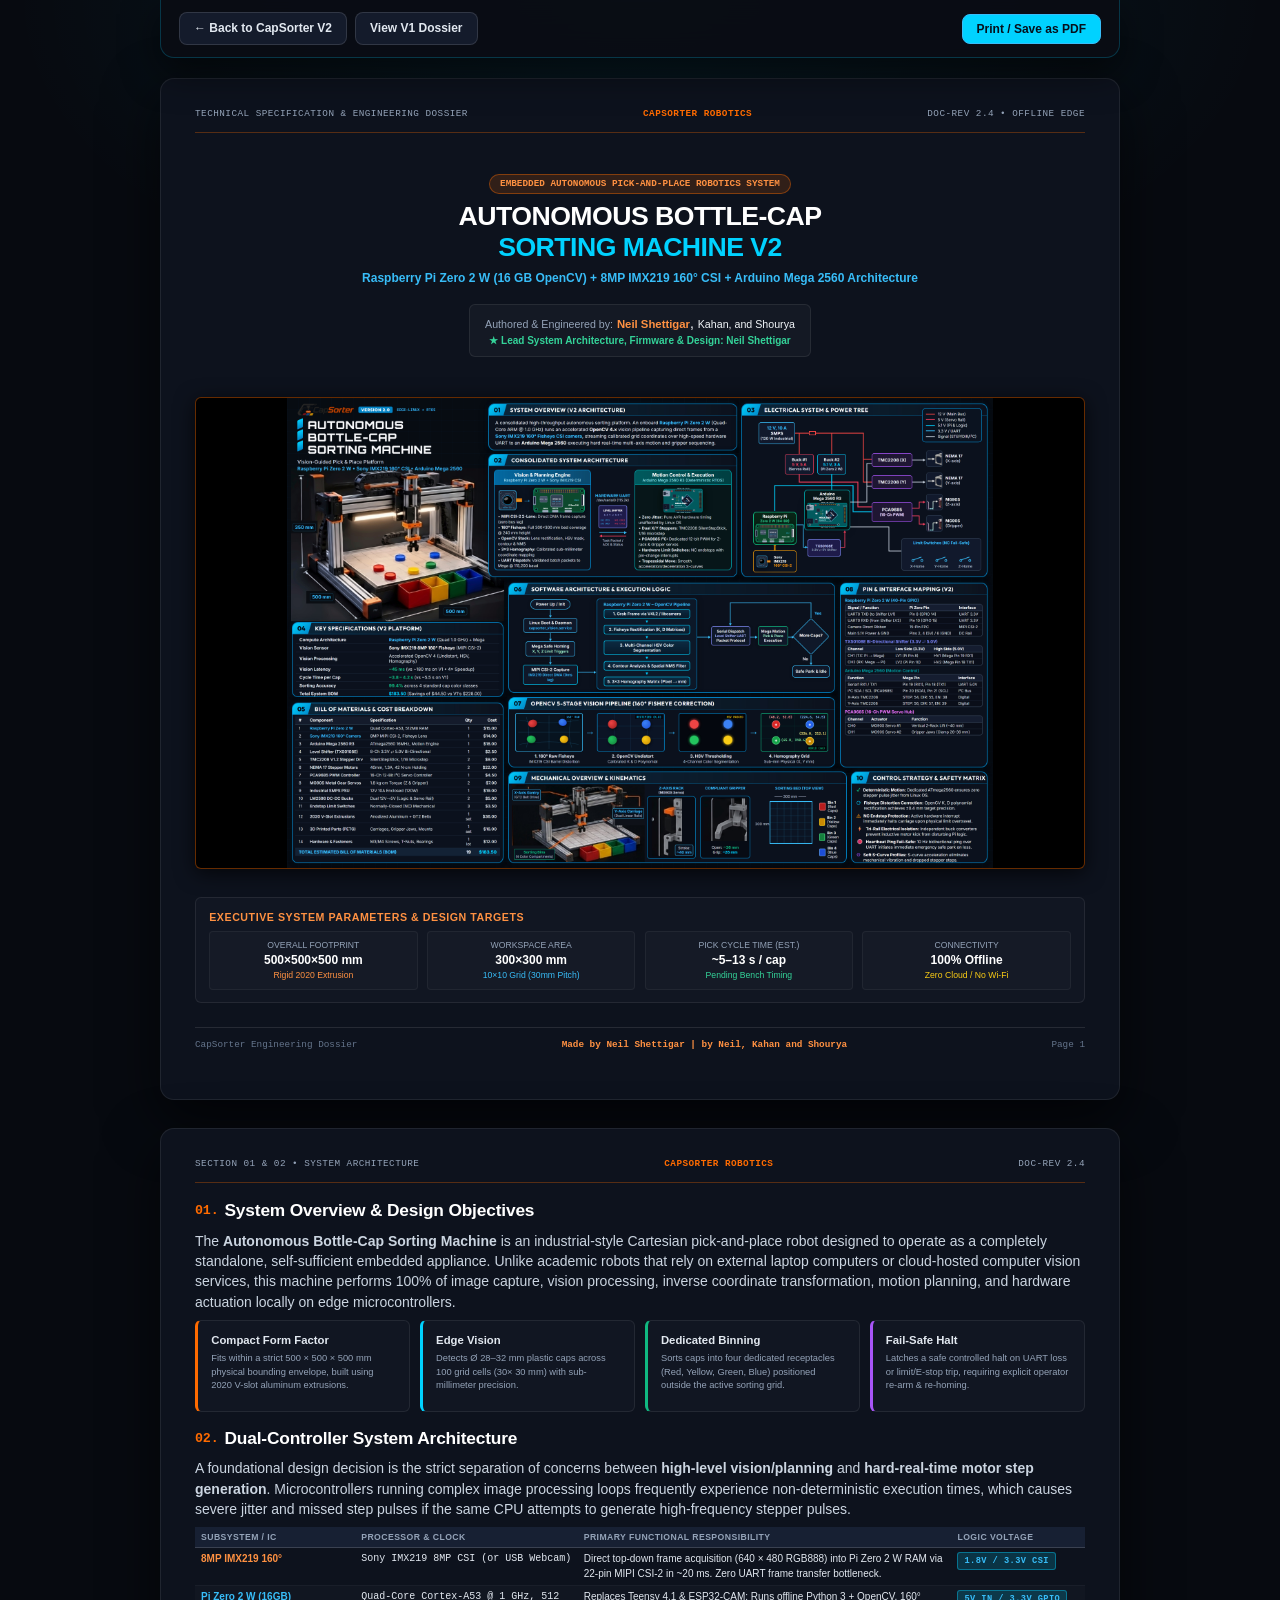
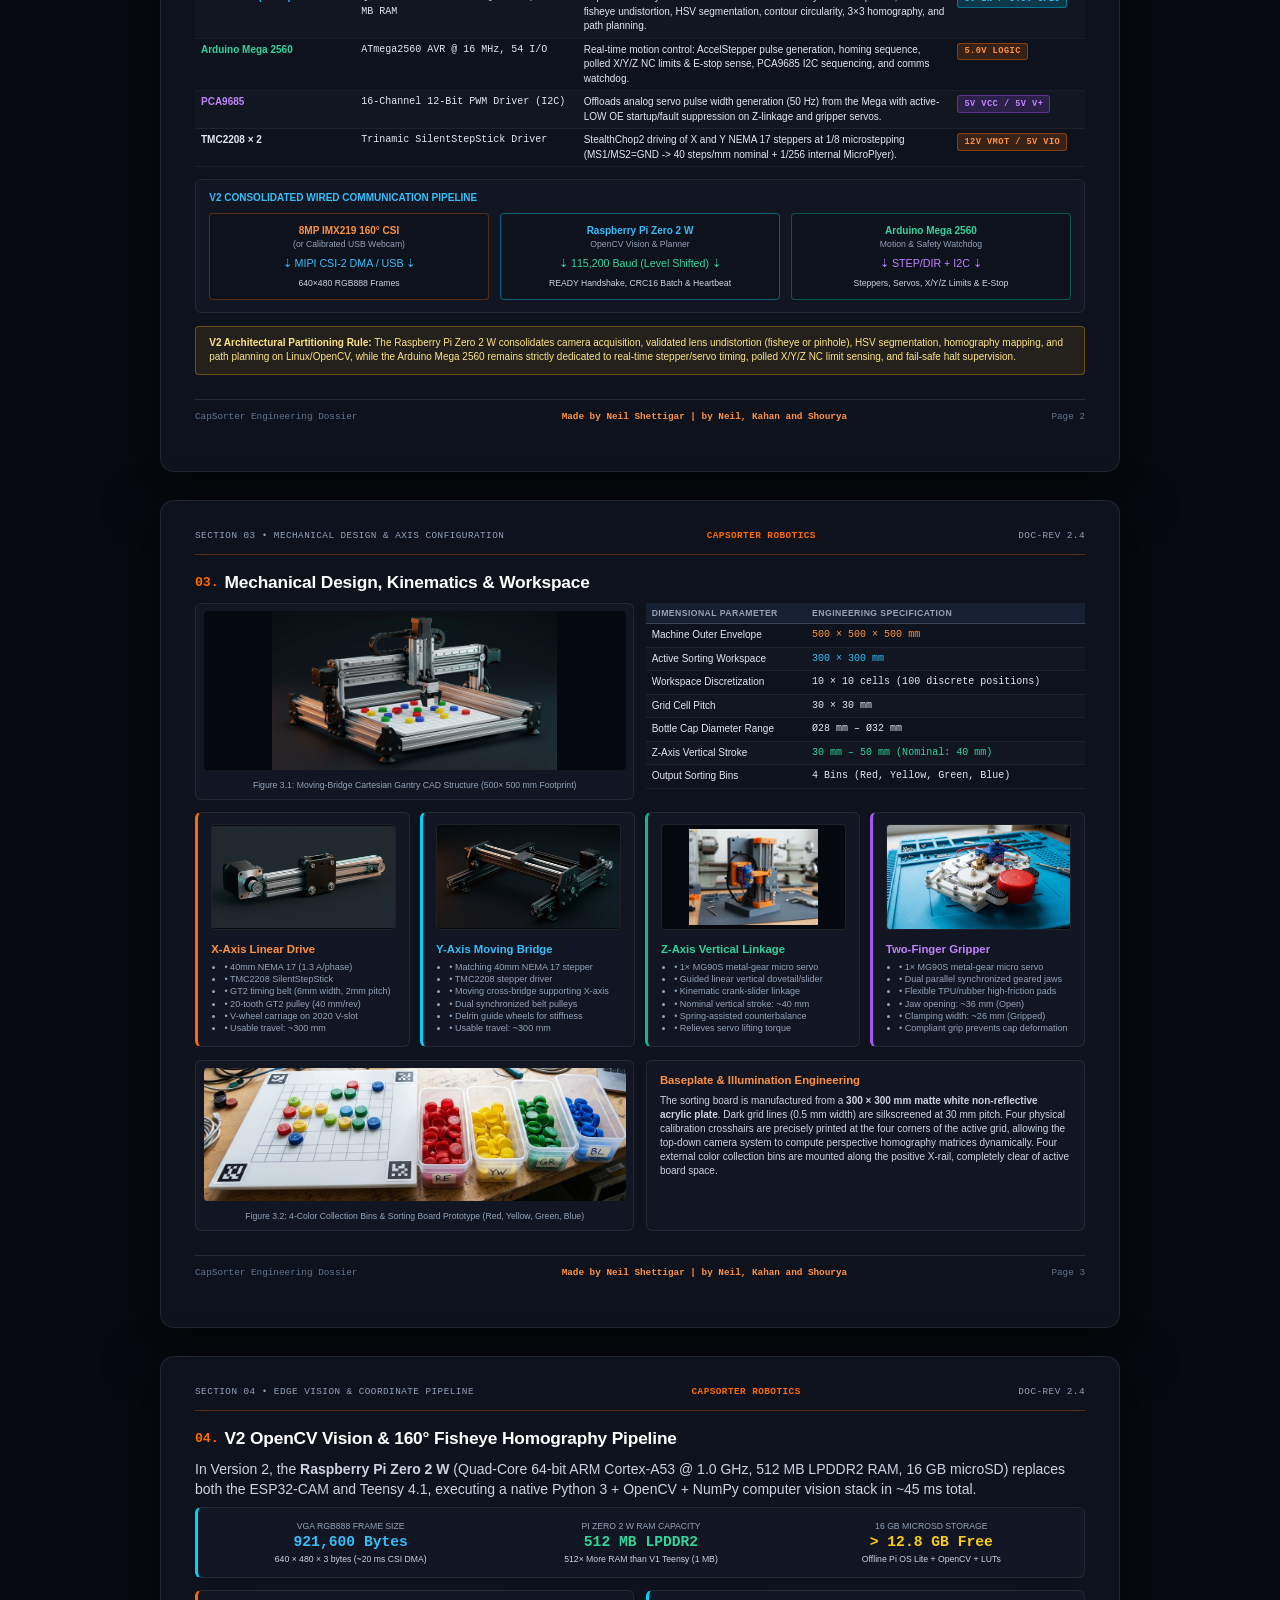
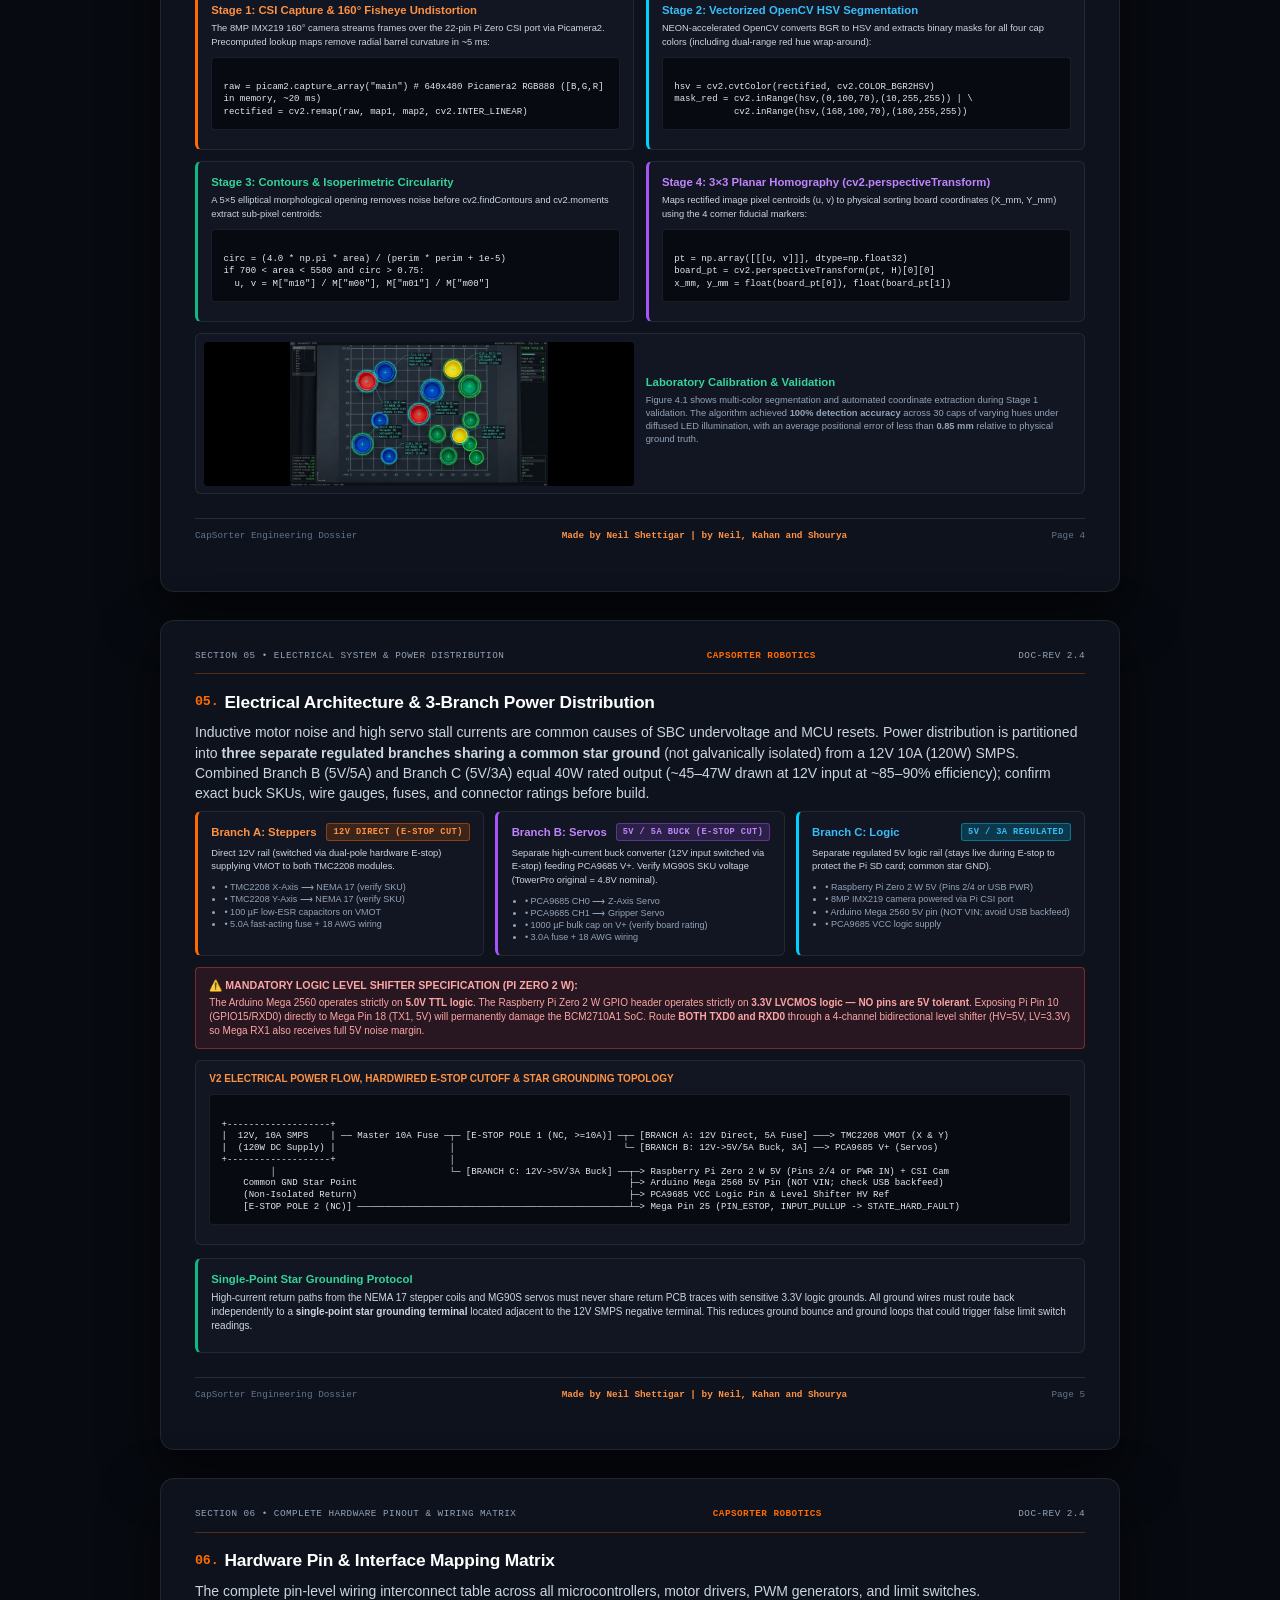
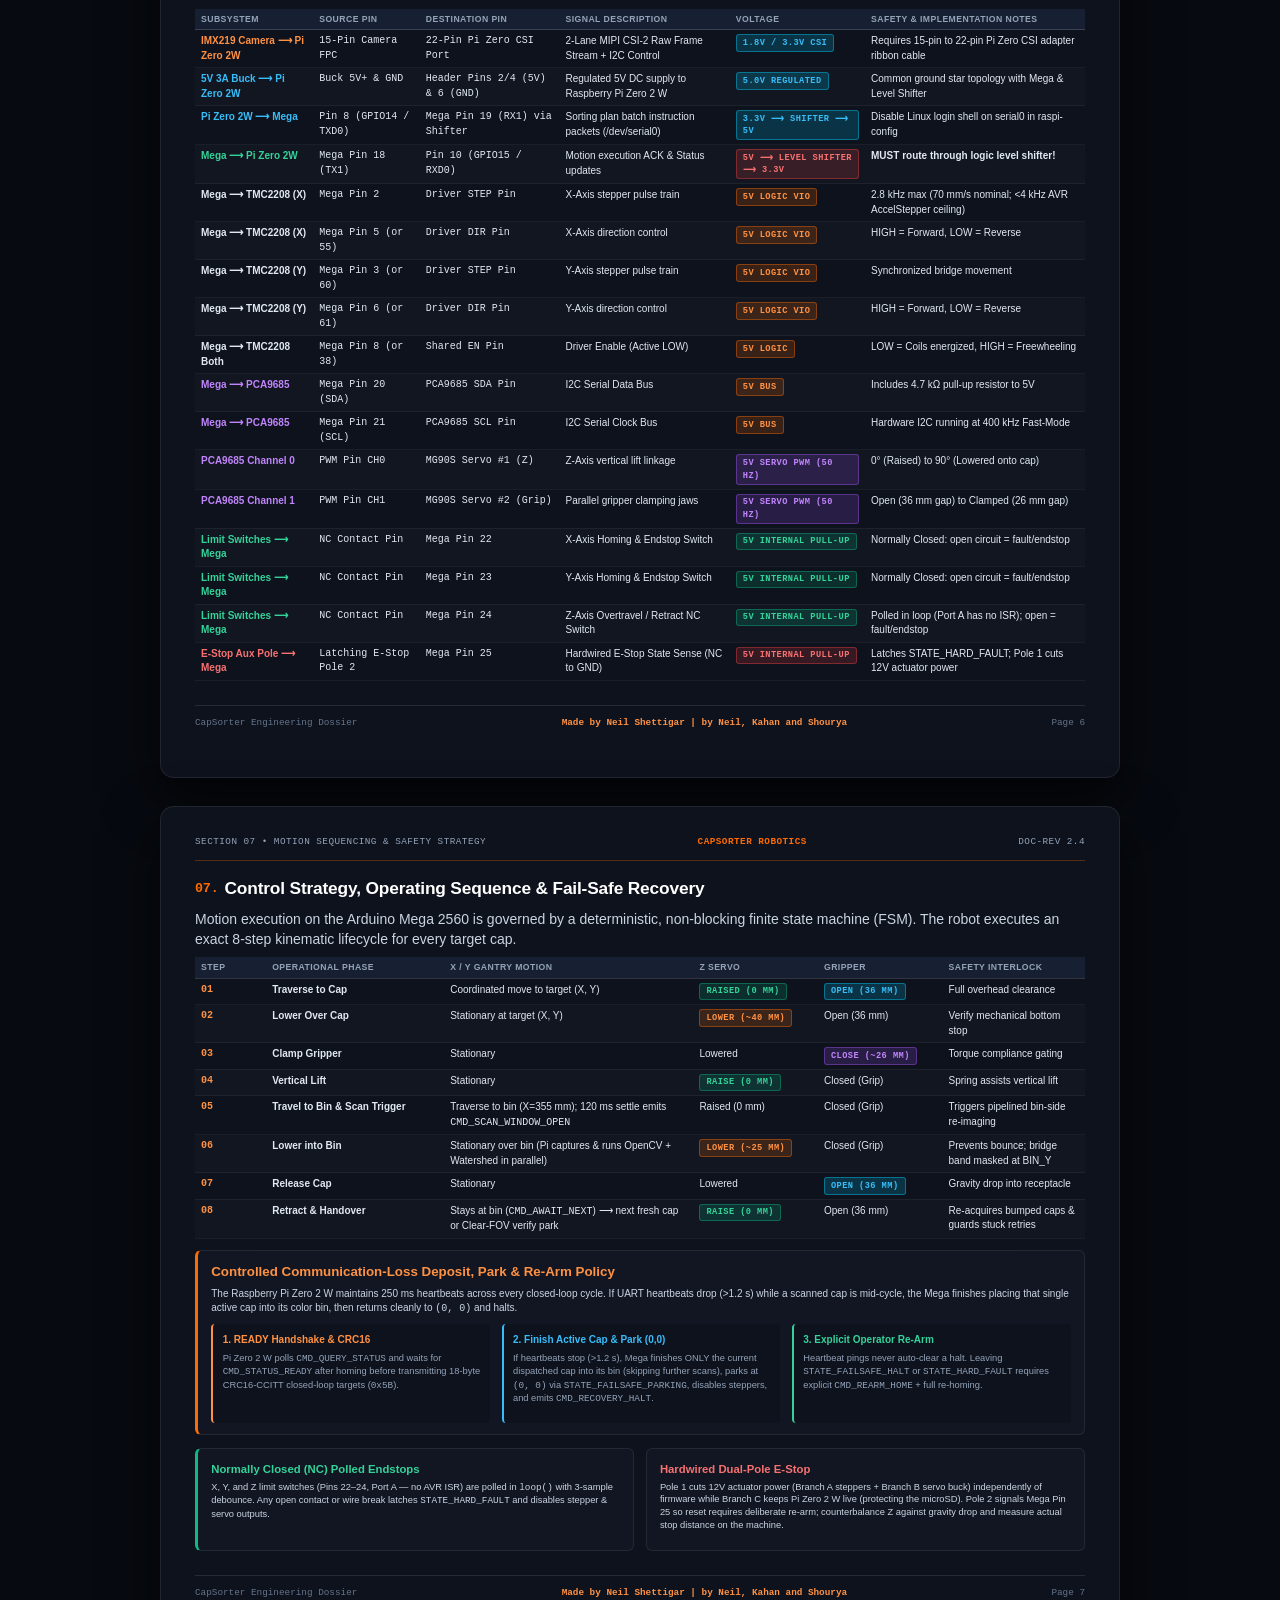
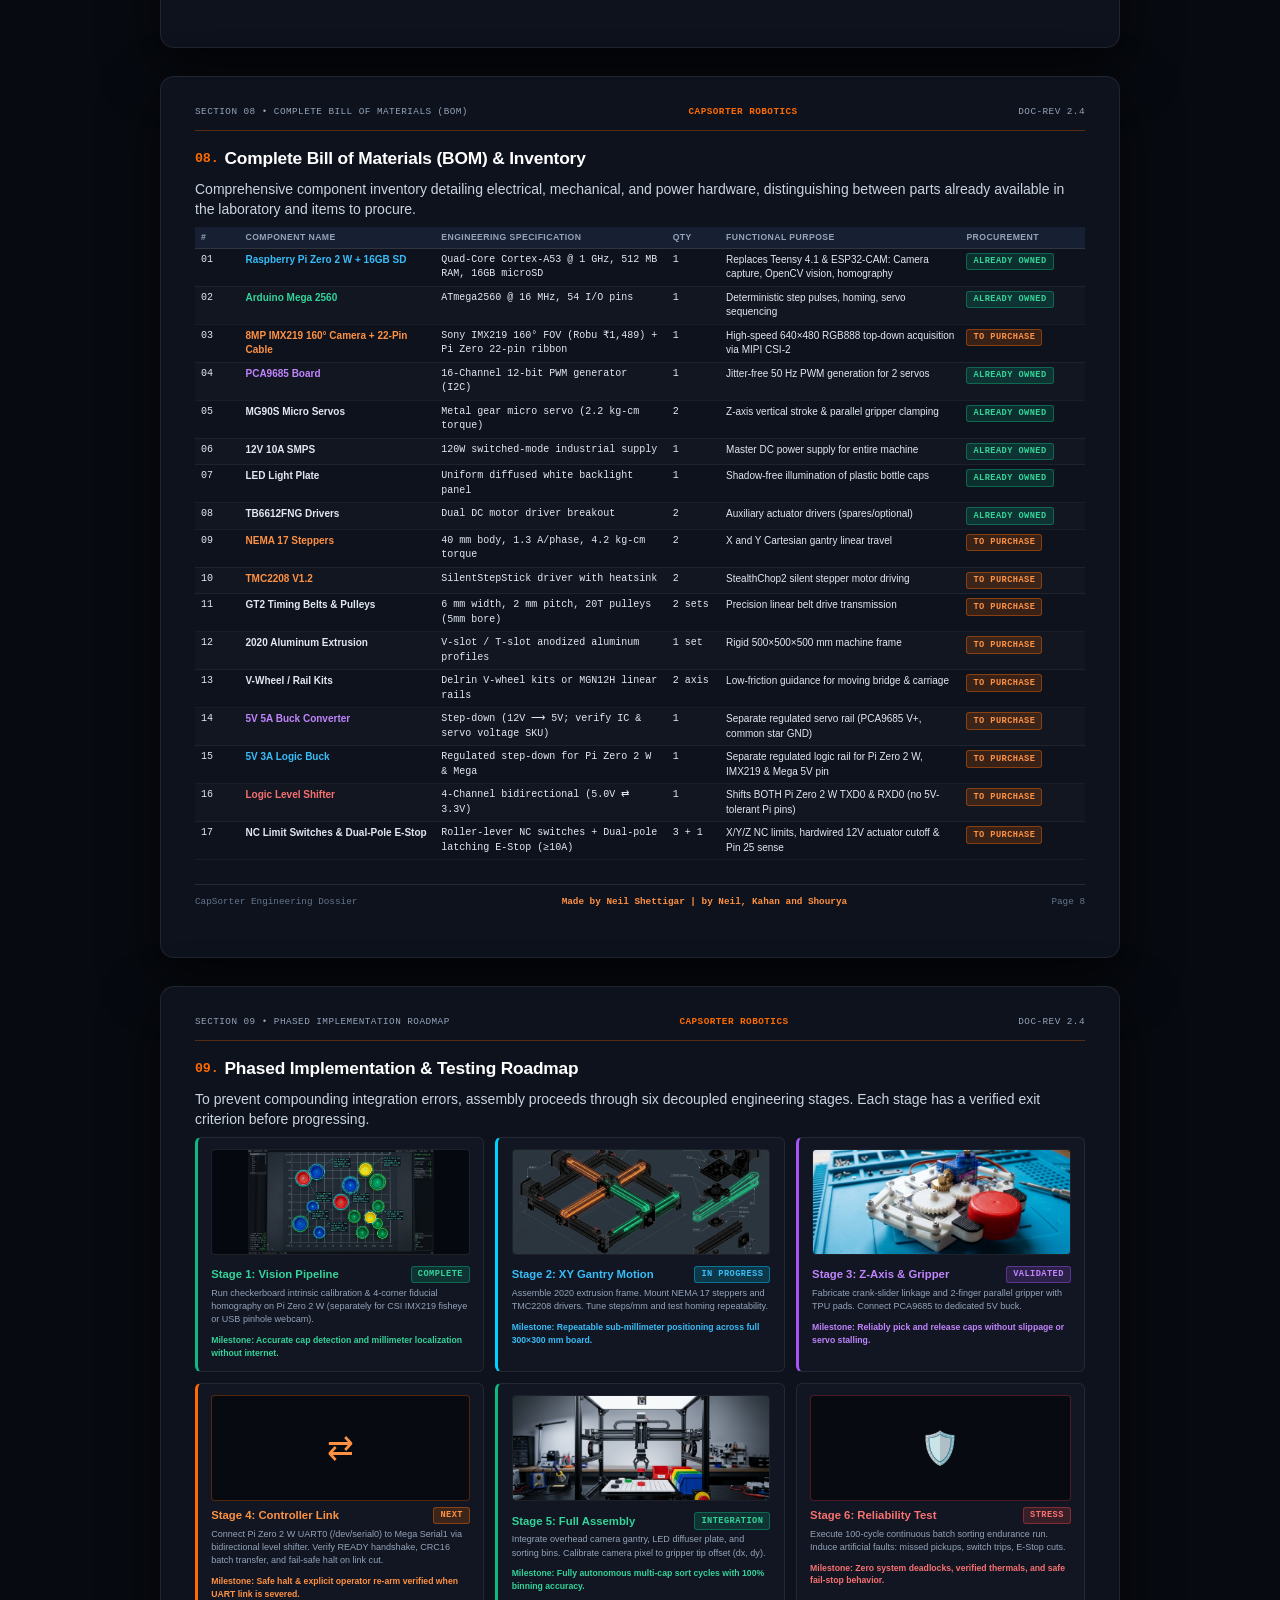
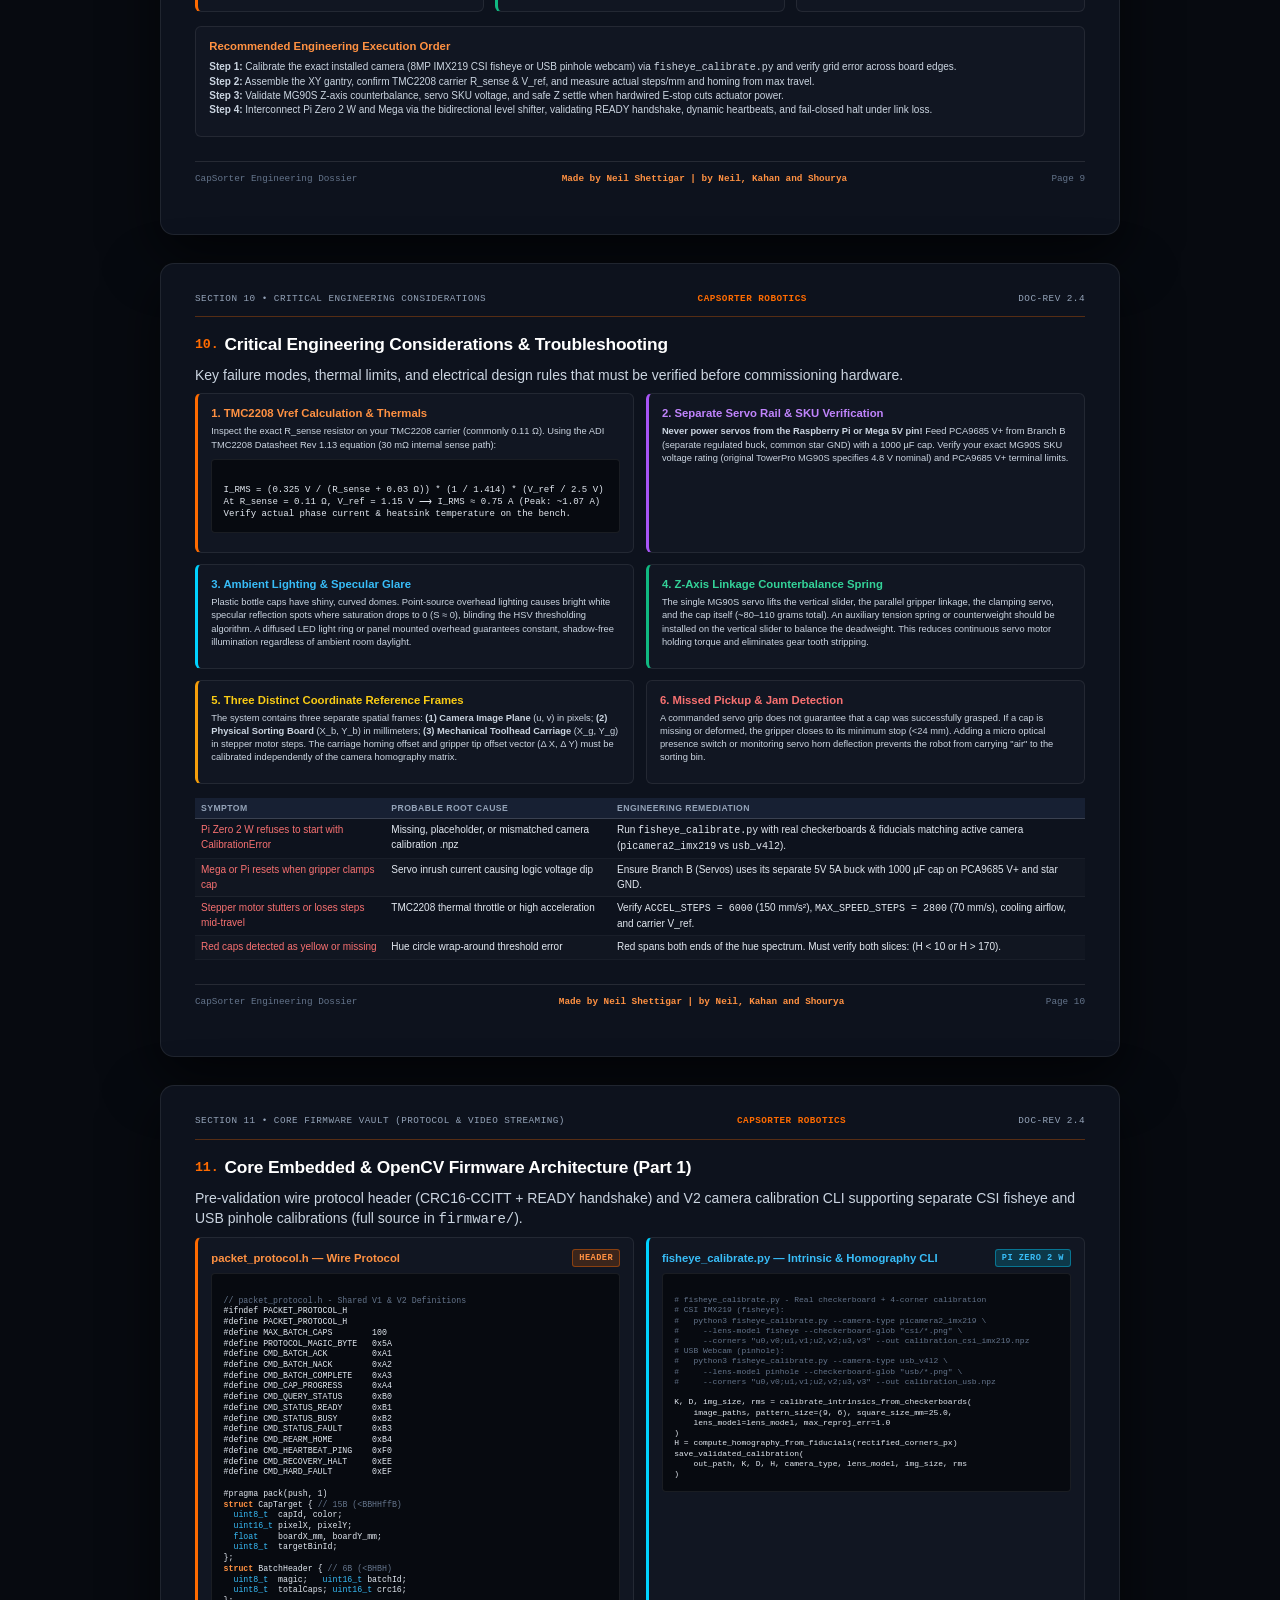
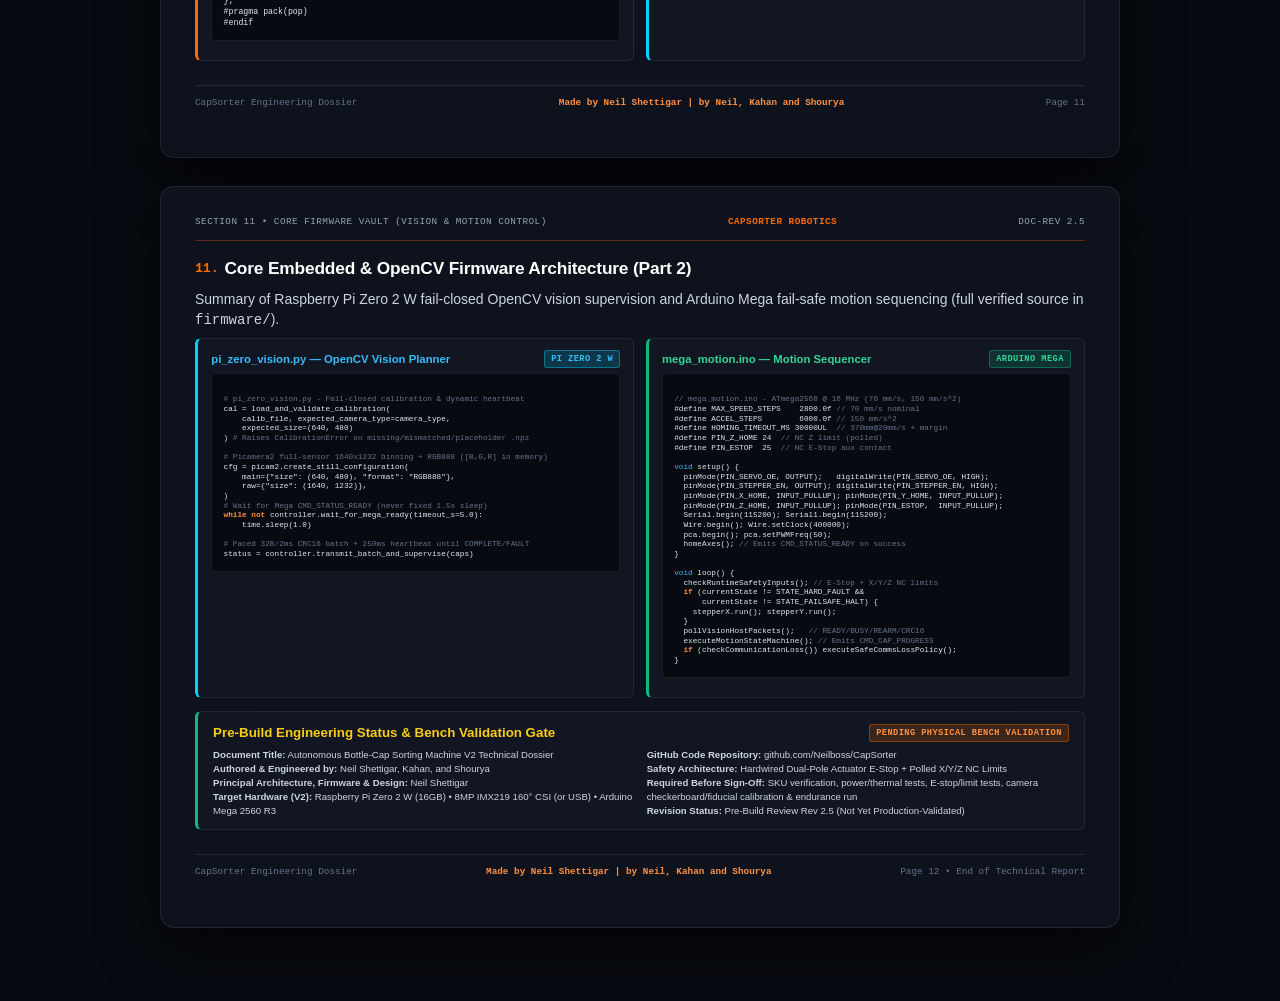
<file: pdf_dossier_v2.html>
<!DOCTYPE html>
<html lang="en">
<head>
  <meta charset="UTF-8">
  <meta name="viewport" content="width=device-width, initial-scale=1.0">
  <title>CapSorter V2 (Pi Zero 2 W) | Comprehensive Technical Dossier</title>
  <link rel="icon" type="image/png" href="assets/favicon.png?v=3">
  <style>
    /* ==========================================================================
       Print & Pagination Setup for PDF Generation
       ========================================================================== */
    @page {
      size: A4 portrait;
      margin: 10mm 12mm 12mm 12mm;
    }

    * {
      box-sizing: border-box;
      margin: 0;
      padding: 0;
      -webkit-print-color-adjust: exact !important;
      print-color-adjust: exact !important;
    }

    body {
      background-color: #0a0d14;
      color: #f1f5f9;
      font-family: -apple-system, BlinkMacSystemFont, "Segoe UI", Roboto, Helvetica, Arial, sans-serif;
      font-size: 8.5pt;
      line-height: 1.45;
    }

    .page {
      page-break-after: always;
      break-after: page;
      position: relative;
      min-height: 270mm;
      padding-bottom: 8mm;
    }

    .page:last-child {
      page-break-after: auto;
      break-after: auto;
    }

    /* Avoid page breaks inside cards, tables, figures */
    .card, .table-container, .diagram-box, .code-block, .spec-grid, .photo-card {
      page-break-inside: avoid;
      break-inside: avoid;
    }

    /* Running Header & Footer */
    .doc-header {
      display: flex;
      justify-content: space-between;
      align-items: center;
      padding-bottom: 3mm;
      margin-bottom: 4mm;
      border-bottom: 1px solid rgba(255, 107, 0, 0.3);
      font-size: 7pt;
      font-family: 'Courier New', Courier, monospace;
      color: #94a3b8;
      text-transform: uppercase;
      letter-spacing: 0.05em;
    }
    .doc-header .brand {
      color: #ff6b00;
      font-weight: bold;
    }

    .doc-footer {
      position: absolute;
      bottom: 0;
      left: 0;
      right: 0;
      display: flex;
      justify-content: space-between;
      align-items: center;
      padding-top: 2mm;
      border-top: 1px solid rgba(255, 255, 255, 0.1);
      font-size: 7pt;
      font-family: 'Courier New', Courier, monospace;
      color: #64748b;
    }
    .doc-footer .author-tag {
      color: #ff9142;
      font-weight: 600;
    }

    /* Typography */
    h1 {
      font-size: 20pt;
      font-weight: 800;
      color: #ffffff;
      line-height: 1.15;
      letter-spacing: -0.02em;
    }
    h2 {
      font-size: 13pt;
      font-weight: 700;
      color: #ffffff;
      margin-bottom: 2mm;
      letter-spacing: -0.01em;
      display: flex;
      align-items: center;
      gap: 6px;
    }
    h2 .sec-num {
      color: #ff6b00;
      font-family: 'Courier New', Courier, monospace;
      font-size: 10pt;
    }
    h3 {
      font-size: 10pt;
      font-weight: 700;
      color: #f8fafc;
      margin-bottom: 1.5mm;
    }
    h4 {
      font-size: 8.5pt;
      font-weight: 700;
      color: #e2e8f0;
    }

    p {
      margin-bottom: 2mm;
      color: #cbd5e1;
    }

    .font-mono {
      font-family: 'Courier New', Courier, monospace;
    }

    /* Tech Styling & Cards */
    .card {
      background: #111622;
      border: 1px solid rgba(255, 255, 255, 0.08);
      border-radius: 6px;
      padding: 3mm 3.5mm;
      margin-bottom: 3.5mm;
    }

    .card-orange {
      border-left: 3px solid #ff6b00;
    }
    .card-cyan {
      border-left: 3px solid #00d2ff;
    }
    .card-emerald {
      border-left: 3px solid #10b981;
    }
    .card-purple {
      border-left: 3px solid #a855f7;
    }
    .card-amber {
      border-left: 3px solid #f59e0b;
    }

    /* Badges */
    .badge {
      display: inline-block;
      padding: 1.5px 6px;
      border-radius: 3px;
      font-size: 6.5pt;
      font-weight: 700;
      text-transform: uppercase;
      letter-spacing: 0.05em;
      font-family: 'Courier New', Courier, monospace;
    }
    .badge-orange {
      background: rgba(255, 107, 0, 0.18);
      color: #ff9142;
      border: 1px solid rgba(255, 107, 0, 0.4);
    }
    .badge-cyan {
      background: rgba(0, 210, 255, 0.18);
      color: #38bdf8;
      border: 1px solid rgba(0, 210, 255, 0.4);
    }
    .badge-emerald {
      background: rgba(16, 185, 129, 0.18);
      color: #34d399;
      border: 1px solid rgba(16, 185, 129, 0.4);
    }
    .badge-purple {
      background: rgba(168, 85, 247, 0.18);
      color: #c084fc;
      border: 1px solid rgba(168, 85, 247, 0.4);
    }
    .badge-red {
      background: rgba(239, 68, 68, 0.18);
      color: #f87171;
      border: 1px solid rgba(239, 68, 68, 0.4);
    }

    /* Tables */
    table {
      width: 100%;
      border-collapse: collapse;
      font-size: 7.5pt;
      margin-bottom: 2mm;
    }
    th {
      background: #172033;
      color: #94a3b8;
      font-weight: 700;
      text-transform: uppercase;
      font-size: 6.5pt;
      letter-spacing: 0.05em;
      padding: 4px 6px;
      text-align: left;
      border-bottom: 1px solid rgba(255, 255, 255, 0.15);
    }
    td {
      padding: 4px 6px;
      border-bottom: 1px solid rgba(255, 255, 255, 0.05);
      color: #e2e8f0;
      vertical-align: top;
    }
    tr:nth-child(even) td {
      background: rgba(255, 255, 255, 0.015);
    }

    /* Layout Grids */
    .grid-2 {
      display: grid;
      grid-template-columns: 1fr 1fr;
      gap: 3mm;
    }
    .grid-3 {
      display: grid;
      grid-template-columns: 1fr 1fr 1fr;
      gap: 3mm;
    }
    .grid-4 {
      display: grid;
      grid-template-columns: 1fr 1fr 1fr 1fr;
      gap: 2.5mm;
    }

    /* Code Block */
    .code-box {
      background: #070a10;
      border: 1px solid rgba(255, 255, 255, 0.08);
      border-radius: 4px;
      padding: 3mm;
      font-family: 'Courier New', Courier, monospace;
      font-size: 6.8pt;
      line-height: 1.35;
      color: #e2e8f0;
      margin-bottom: 2mm;
      white-space: pre-wrap;
    }
    .code-comment { color: #64748b; }
    .code-keyword { color: #ff9142; font-weight: bold; }
    .code-type { color: #38bdf8; }
    .code-num { color: #34d399; }
    .code-str { color: #facc15; }

    /* Callouts */
    .callout {
      padding: 2.5mm 3.5mm;
      border-radius: 4px;
      font-size: 7.5pt;
      margin-bottom: 3mm;
      line-height: 1.4;
    }
    .callout-warning {
      background: rgba(245, 158, 11, 0.1);
      border: 1px solid rgba(245, 158, 11, 0.35);
      color: #fde68a;
    }
    .callout-danger {
      background: rgba(239, 68, 68, 0.12);
      border: 1px solid rgba(239, 68, 68, 0.4);
      color: #fca5a5;
    }
    .callout-info {
      background: rgba(0, 210, 255, 0.1);
      border: 1px solid rgba(0, 210, 255, 0.35);
      color: #bae6fd;
    }

    /* Cover Page Special */
    .cover-hero {
      text-align: center;
      padding: 6mm 0 4mm 0;
    }
    .cover-poster-img {
      width: 100%;
      max-height: 125mm;
      object-fit: contain;
      border-radius: 6px;
      border: 1px solid rgba(255, 107, 0, 0.4);
      box-shadow: 0 4px 20px rgba(0, 0, 0, 0.7);
      margin: 4mm 0;
      background: #000;
    }

    /* Inline Images */
    .fig-img {
      width: 100%;
      height: 28mm;
      object-fit: cover;
      border-radius: 4px;
      border: 1px solid rgba(255, 255, 255, 0.1);
      background: #05080f;
      margin-bottom: 1.5mm;
    }
    .fig-img-contain {
      object-fit: contain;
      background: #05080f;
    }

    /* Flow Diagrams */
    .flow-step {
      background: #141b29;
      border: 1px solid rgba(255, 255, 255, 0.1);
      border-radius: 4px;
      padding: 2mm 3mm;
      text-align: center;
      position: relative;
    }
    .flow-arrow {
      text-align: center;
      color: #00d2ff;
      font-size: 8pt;
      font-weight: bold;
      line-height: 1;
      margin: 1mm 0;
    }

    /* Screen-Only Paper Presentation & Floating Toolbar (Print Layout Unchanged) */
    .screen-toolbar {
      display: none;
    }
    @media screen {
      html {
        scroll-behavior: smooth;
      }
      body {
        background: radial-gradient(ellipse 900px 480px at 50% 0%, rgba(0, 210, 255, 0.09), transparent 70%), #070a10;
        padding: 0 16px 48px;
        font-size: 10.5pt;
      }
      .screen-toolbar {
        position: sticky;
        top: 0;
        z-index: 50;
        display: flex;
        align-items: center;
        justify-content: space-between;
        gap: 12px;
        max-width: 960px;
        margin: 0 auto 20px;
        padding: 12px 18px;
        background: rgba(10, 13, 20, 0.92);
        backdrop-filter: blur(14px);
        border: 1px solid rgba(0, 210, 255, 0.22);
        border-top: none;
        border-radius: 0 0 14px 14px;
        box-shadow: 0 14px 36px rgba(0, 0, 0, 0.55);
      }
      .toolbar-group {
        display: flex;
        align-items: center;
        gap: 8px;
        flex-wrap: wrap;
      }
      .toolbar-btn {
        display: inline-flex;
        align-items: center;
        gap: 6px;
        padding: 7px 14px;
        border-radius: 8px;
        font-size: 12px;
        font-weight: 600;
        text-decoration: none;
        cursor: pointer;
        border: 1px solid rgba(255, 255, 255, 0.12);
        background: #141b2b;
        color: #e2e8f0;
        transition: all 0.2s ease;
      }
      .toolbar-btn:hover {
        background: #1e293b;
        border-color: rgba(0, 210, 255, 0.35);
        color: #ffffff;
      }
      .toolbar-btn-primary {
        background: #00d2ff;
        border-color: #38bdf8;
        color: #06101c;
        font-weight: 700;
      }
      .toolbar-btn-primary:hover {
        background: #38bdf8;
        color: #06101c;
      }
      .page {
        max-width: 960px;
        margin: 0 auto 28px;
        padding: 28px 34px 48px;
        background: #0d121d;
        border: 1px solid rgba(255, 255, 255, 0.08);
        border-radius: 14px;
        box-shadow: 0 20px 55px rgba(0, 0, 0, 0.6);
        min-height: auto;
      }
      .doc-footer {
        position: static;
        margin-top: 24px;
        padding-top: 10px;
      }
      @media (max-width: 720px) {
        .page { padding: 18px 16px 28px; }
        .grid-2, .grid-3, .grid-4 { grid-template-columns: 1fr; }
      }
    }
    @media print {
      .screen-toolbar { display: none !important; }
    }
  </style>
</head>
<body>
  <div class="screen-toolbar">
    <div class="toolbar-group">
      <a href="v2.html" class="toolbar-btn">&larr; Back to CapSorter V2</a>
      <a href="pdf_dossier.html" class="toolbar-btn">View V1 Dossier</a>
    </div>
    <div class="toolbar-group">
      <button type="button" onclick="window.print()" class="toolbar-btn toolbar-btn-primary">Print / Save as PDF</button>
    </div>
  </div>

  <!-- =========================================================================
       PAGE 1: COVER PAGE & EXECUTIVE SUMMARY
       ========================================================================= -->
  <div class="page">
    <div class="doc-header">
      <span>TECHNICAL SPECIFICATION & ENGINEERING DOSSIER</span>
      <span class="brand">CAPSORTER ROBOTICS</span>
      <span>DOC-REV 2.4 • OFFLINE EDGE</span>
    </div>

    <div class="cover-hero">
      <div style="display: inline-block; padding: 2px 10px; border-radius: 20px; background: rgba(255,107,0,0.15); border: 1px solid rgba(255,107,0,0.4); color: #ff9142; font-family: 'Courier New', Courier, monospace; font-size: 7pt; font-weight: bold; text-transform: uppercase; margin-bottom: 2mm;">
        Embedded Autonomous Pick-and-Place Robotics System
      </div>

      <h1>AUTONOMOUS BOTTLE-CAP<br><span style="color: #00d2ff;">SORTING MACHINE V2</span></h1>
      
      <div style="margin: 2mm 0; font-size: 9pt; color: #38bdf8; font-weight: 600;">
        Raspberry Pi Zero 2 W (16 GB OpenCV) + 8MP IMX219 160° CSI + Arduino Mega 2560 Architecture
      </div>

      <!-- Authors -->
      <div style="margin: 2.5mm 0; padding: 2mm 4mm; background: rgba(255,255,255,0.03); border: 1px solid rgba(255,255,255,0.08); border-radius: 6px; display: inline-block;">
        <span style="font-size: 8pt; color: #94a3b8;">Authored & Engineered by:</span>
        <strong style="font-size: 8.5pt; color: #ff9142;"> Neil Shettigar</strong>, 
        <span style="font-size: 8pt; color: #f1f5f9;">Kahan, and Shourya</span>
        <div style="font-size: 7.5pt; color: #34d399; font-weight: 600; margin-top: 1px;">
          ★ Lead System Architecture, Firmware & Design: Neil Shettigar
        </div>
      </div>
    </div>

    <!-- Master System Poster (V2 Architecture) -->
    <img src="assets/system_poster_v2.jpg" alt="V2 Autonomous Bottle-Cap Sorting Machine Master Diagram (4K)" class="cover-poster-img">

    <!-- Executive Quick Specs Table -->
    <div class="card" style="margin-top: 2mm;">
      <div style="font-weight: bold; font-size: 8pt; color: #ff9142; margin-bottom: 1.5mm; text-transform: uppercase; letter-spacing: 0.05em;">
        Executive System Parameters & Design Targets
      </div>
      <div class="grid-4" style="text-align: center; font-size: 7.5pt;">
        <div style="background: rgba(255,255,255,0.02); padding: 2mm; border-radius: 4px; border: 1px solid rgba(255,255,255,0.05);">
          <div style="color: #94a3b8; font-size: 6.5pt; text-transform: uppercase;">Overall Footprint</div>
          <div style="font-weight: bold; color: #ffffff; font-size: 9pt;">500×500×500 mm</div>
          <div style="color: #ff9142; font-size: 6.5pt;">Rigid 2020 Extrusion</div>
        </div>
        <div style="background: rgba(255,255,255,0.02); padding: 2mm; border-radius: 4px; border: 1px solid rgba(255,255,255,0.05);">
          <div style="color: #94a3b8; font-size: 6.5pt; text-transform: uppercase;">Workspace Area</div>
          <div style="font-weight: bold; color: #ffffff; font-size: 9pt;">300×300 mm</div>
          <div style="color: #38bdf8; font-size: 6.5pt;">10×10 Grid (30mm Pitch)</div>
        </div>
        <div style="background: rgba(255,255,255,0.02); padding: 2mm; border-radius: 4px; border: 1px solid rgba(255,255,255,0.05);">
          <div style="color: #94a3b8; font-size: 6.5pt; text-transform: uppercase;">Pick Cycle Time (Est.)</div>
          <div style="font-weight: bold; color: #ffffff; font-size: 9pt;">~5–13 s / cap</div>
          <div style="color: #34d399; font-size: 6.5pt;">Pending Bench Timing</div>
        </div>
        <div style="background: rgba(255,255,255,0.02); padding: 2mm; border-radius: 4px; border: 1px solid rgba(255,255,255,0.05);">
          <div style="color: #94a3b8; font-size: 6.5pt; text-transform: uppercase;">Connectivity</div>
          <div style="font-weight: bold; color: #ffffff; font-size: 9pt;">100% Offline</div>
          <div style="color: #facc15; font-size: 6.5pt;">Zero Cloud / No Wi-Fi</div>
        </div>
      </div>
    </div>

    <div class="doc-footer">
      <span>CapSorter Engineering Dossier</span>
      <span class="author-tag">Made by Neil Shettigar | by Neil, Kahan and Shourya</span>
      <span>Page 1</span>
    </div>
  </div>

  <!-- =========================================================================
       PAGE 2: SECTION 01 & 02 - SYSTEM OVERVIEW & DUAL ARCHITECTURE
       ========================================================================= -->
  <div class="page">
    <div class="doc-header">
      <span>SECTION 01 & 02 • SYSTEM ARCHITECTURE</span>
      <span class="brand">CAPSORTER ROBOTICS</span>
      <span>DOC-REV 2.4</span>
    </div>

    <h2><span class="sec-num">01.</span> System Overview & Design Objectives</h2>
    <p>
      The <strong>Autonomous Bottle-Cap Sorting Machine</strong> is an industrial-style Cartesian pick-and-place robot designed to operate as a completely standalone, self-sufficient embedded appliance. Unlike academic robots that rely on external laptop computers or cloud-hosted computer vision services, this machine performs 100% of image capture, vision processing, inverse coordinate transformation, motion planning, and hardware actuation locally on edge microcontrollers.
    </p>

    <div class="grid-4" style="margin-bottom: 3.5mm;">
      <div class="card card-orange" style="margin: 0;">
        <h4>Compact Form Factor</h4>
        <p style="font-size: 7pt; margin-top: 1mm; color: #94a3b8;">
          Fits within a strict 500 × 500 × 500 mm physical bounding envelope, built using 2020 V-slot aluminum extrusions.
        </p>
      </div>
      <div class="card card-cyan" style="margin: 0;">
        <h4>Edge Vision</h4>
        <p style="font-size: 7pt; margin-top: 1mm; color: #94a3b8;">
          Detects Ø 28–32 mm plastic caps across 100 grid cells (30× 30 mm) with sub-millimeter precision.
        </p>
      </div>
      <div class="card card-emerald" style="margin: 0;">
        <h4>Dedicated Binning</h4>
        <p style="font-size: 7pt; margin-top: 1mm; color: #94a3b8;">
          Sorts caps into four dedicated receptacles (Red, Yellow, Green, Blue) positioned outside the active sorting grid.
        </p>
      </div>
      <div class="card card-purple" style="margin: 0;">
        <h4>Fail-Safe Halt</h4>
        <p style="font-size: 7pt; margin-top: 1mm; color: #94a3b8;">
          Latches a safe controlled halt on UART loss or limit/E-stop trip, requiring explicit operator re-arm &amp; re-homing.
        </p>
      </div>
    </div>

    <h2><span class="sec-num">02.</span> Dual-Controller System Architecture</h2>
    <p>
      A foundational design decision is the strict separation of concerns between <strong>high-level vision/planning</strong> and <strong>hard-real-time motor step generation</strong>. Microcontrollers running complex image processing loops frequently experience non-deterministic execution times, which causes severe jitter and missed step pulses if the same CPU attempts to generate high-frequency stepper pulses.
    </p>

    <!-- Division of Responsibilities Table -->
    <div class="table-container">
      <table>
        <thead>
          <tr>
            <th style="width: 18%;">Subsystem / IC</th>
            <th style="width: 25%;">Processor & Clock</th>
            <th style="width: 42%;">Primary Functional Responsibility</th>
            <th style="width: 15%;">Logic Voltage</th>
          </tr>
        </thead>
        <tbody>
          <tr>
            <td><strong style="color: #ff9142;">8MP IMX219 160°</strong></td>
            <td class="font-mono">Sony IMX219 8MP CSI (or USB Webcam)</td>
            <td>Direct top-down frame acquisition (640 × 480 RGB888) into Pi Zero 2 W RAM via 22-pin MIPI CSI-2 in ~20 ms. Zero UART frame transfer bottleneck.</td>
            <td><span class="badge badge-cyan">1.8V / 3.3V CSI</span></td>
          </tr>
          <tr>
            <td><strong style="color: #38bdf8;">Pi Zero 2 W (16GB)</strong></td>
            <td class="font-mono">Quad-Core Cortex-A53 @ 1 GHz, 512 MB RAM</td>
            <td>Replaces Teensy 4.1 &amp; ESP32-CAM: Runs offline Python 3 + OpenCV, 160° fisheye undistortion, HSV segmentation, contour circularity, 3×3 homography, and path planning.</td>
            <td><span class="badge badge-cyan">5V In / 3.3V GPIO</span></td>
          </tr>
          <tr>
            <td><strong style="color: #34d399;">Arduino Mega 2560</strong></td>
            <td class="font-mono">ATmega2560 AVR @ 16 MHz, 54 I/O</td>
            <td>Real-time motion control: AccelStepper pulse generation, homing sequence, polled X/Y/Z NC limits &amp; E-stop sense, PCA9685 I2C sequencing, and comms watchdog.</td>
            <td><span class="badge badge-orange">5.0V Logic</span></td>
          </tr>
          <tr>
            <td><strong style="color: #c084fc;">PCA9685</strong></td>
            <td class="font-mono">16-Channel 12-Bit PWM Driver (I2C)</td>
            <td>Offloads analog servo pulse width generation (50 Hz) from the Mega with active-LOW OE startup/fault suppression on Z-linkage and gripper servos.</td>
            <td><span class="badge badge-purple">5V VCC / 5V V+</span></td>
          </tr>
          <tr>
            <td><strong style="color: #e2e8f0;">TMC2208 × 2</strong></td>
            <td class="font-mono">Trinamic SilentStepStick Driver</td>
            <td>StealthChop2 driving of X and Y NEMA 17 steppers at 1/8 microstepping (MS1/MS2=GND -> 40 steps/mm nominal + 1/256 internal MicroPlyer).</td>
            <td><span class="badge badge-orange">12V VMOT / 5V VIO</span></td>
          </tr>
        </tbody>
      </table>
    </div>

    <!-- Communication Pipeline Visual Block -->
    <div class="card" style="margin-top: 3mm;">
      <div style="font-weight: bold; font-size: 7.5pt; color: #38bdf8; margin-bottom: 2mm; text-transform: uppercase;">
        V2 Consolidated Wired Communication Pipeline
      </div>
      <div class="grid-3" style="text-align: center; font-size: 7.5pt;">
        <div style="background: #0d121d; border: 1px solid rgba(255,107,0,0.3); border-radius: 4px; padding: 2.5mm;">
          <div style="color: #ff9142; font-weight: bold;">8MP IMX219 160° CSI</div>
          <div style="font-size: 6.5pt; color: #94a3b8;">(or Calibrated USB Webcam)</div>
          <div style="margin: 1.5mm 0; font-size: 8pt; color: #38bdf8;">⇣ MIPI CSI-2 DMA / USB ⇣</div>
          <div style="font-size: 6.5pt; color: #cbd5e1;">640×480 RGB888 Frames</div>
        </div>
        <div style="background: #0d121d; border: 1px solid rgba(0,210,255,0.4); border-radius: 4px; padding: 2.5mm;">
          <div style="color: #38bdf8; font-weight: bold;">Raspberry Pi Zero 2 W</div>
          <div style="font-size: 6.5pt; color: #94a3b8;">OpenCV Vision &amp; Planner</div>
          <div style="margin: 1.5mm 0; font-size: 8pt; color: #34d399;">⇣ 115,200 Baud (Level Shifted) ⇣</div>
          <div style="font-size: 6.5pt; color: #cbd5e1;">READY Handshake, CRC16 Batch &amp; Heartbeat</div>
        </div>
        <div style="background: #0d121d; border: 1px solid rgba(16,185,129,0.4); border-radius: 4px; padding: 2.5mm;">
          <div style="color: #34d399; font-weight: bold;">Arduino Mega 2560</div>
          <div style="font-size: 6.5pt; color: #94a3b8;">Motion &amp; Safety Watchdog</div>
          <div style="margin: 1.5mm 0; font-size: 8pt; color: #c084fc;">⇣ STEP/DIR + I2C ⇣</div>
          <div style="font-size: 6.5pt; color: #cbd5e1;">Steppers, Servos, X/Y/Z Limits &amp; E-Stop</div>
        </div>
      </div>
    </div>

    <div class="callout callout-warning">
      <strong>V2 Architectural Partitioning Rule:</strong> The Raspberry Pi Zero 2 W consolidates camera acquisition, validated lens undistortion (fisheye or pinhole), HSV segmentation, homography mapping, and path planning on Linux/OpenCV, while the Arduino Mega 2560 remains strictly dedicated to real-time stepper/servo timing, polled X/Y/Z NC limit sensing, and fail-safe halt supervision.
    </div>

    <div class="doc-footer">
      <span>CapSorter Engineering Dossier</span>
      <span class="author-tag">Made by Neil Shettigar | by Neil, Kahan and Shourya</span>
      <span>Page 2</span>
    </div>
  </div>

  <!-- =========================================================================
       PAGE 3: SECTION 03 - MECHANICAL DESIGN & KINEMATICS
       ========================================================================= -->
  <div class="page">
    <div class="doc-header">
      <span>SECTION 03 • MECHANICAL DESIGN & AXIS CONFIGURATION</span>
      <span class="brand">CAPSORTER ROBOTICS</span>
      <span>DOC-REV 2.4</span>
    </div>

    <h2><span class="sec-num">03.</span> Mechanical Design, Kinematics & Workspace</h2>
    
    <div class="grid-2" style="margin-bottom: 3mm;">
      <!-- CAD Image & Structure -->
      <div>
        <div class="card" style="padding: 2mm; margin: 0;">
          <img src="assets/images/gantry_3axis_cad.png" alt="Cartesian 3-Axis Gantry Robot" style="width: 100%; height: 42mm; object-fit: contain; background: #05080f; border-radius: 4px;">
          <div style="font-size: 6.5pt; color: #94a3b8; text-align: center; margin-top: 1mm;">
            Figure 3.1: Moving-Bridge Cartesian Gantry CAD Structure (500× 500 mm Footprint)
          </div>
        </div>
      </div>

      <!-- Kinematics & Travel Table -->
      <div>
        <div class="table-container">
          <table>
            <thead>
              <tr>
                <th>Dimensional Parameter</th>
                <th>Engineering Specification</th>
              </tr>
            </thead>
            <tbody>
              <tr>
                <td>Machine Outer Envelope</td>
                <td class="font-mono" style="color: #ff9142;">500 × 500 × 500 mm</td>
              </tr>
              <tr>
                <td>Active Sorting Workspace</td>
                <td class="font-mono" style="color: #38bdf8;">300 × 300 mm</td>
              </tr>
              <tr>
                <td>Workspace Discretization</td>
                <td class="font-mono">10 × 10 cells (100 discrete positions)</td>
              </tr>
              <tr>
                <td>Grid Cell Pitch</td>
                <td class="font-mono">30 × 30 mm</td>
              </tr>
              <tr>
                <td>Bottle Cap Diameter Range</td>
                <td class="font-mono">Ø28 mm – Ø32 mm</td>
              </tr>
              <tr>
                <td>Z-Axis Vertical Stroke</td>
                <td class="font-mono" style="color: #34d399;">30 mm – 50 mm (Nominal: 40 mm)</td>
              </tr>
              <tr>
                <td>Output Sorting Bins</td>
                <td class="font-mono">4 Bins (Red, Yellow, Green, Blue)</td>
              </tr>
            </tbody>
          </table>
        </div>
      </div>
    </div>

    <!-- 4 Axes Detailed Cards -->
    <div class="grid-4" style="margin-bottom: 3.5mm;">
      
      <!-- X-Axis -->
      <div class="card card-orange" style="margin: 0;">
        <img src="assets/images/axis_x_vslot.png" alt="X-Axis Actuator" class="fig-img fig-img-contain">
        <h4 style="color: #ff9142;">X-Axis Linear Drive</h4>
        <ul style="font-size: 6.8pt; color: #94a3b8; padding-left: 3.5mm; margin-top: 1mm; line-height: 1.35;">
          <li>• 40mm NEMA 17 (1.3 A/phase)</li>
          <li>• TMC2208 SilentStepStick</li>
          <li>• GT2 timing belt (6mm width, 2mm pitch)</li>
          <li>• 20-tooth GT2 pulley (40 mm/rev)</li>
          <li>• V-wheel carriage on 2020 V-slot</li>
          <li>• Usable travel: ~300 mm</li>
        </ul>
      </div>

      <!-- Y-Axis -->
      <div class="card card-cyan" style="margin: 0;">
        <img src="assets/images/axis_y_gantry.png" alt="Y-Axis Moving Bridge" class="fig-img fig-img-contain">
        <h4 style="color: #38bdf8;">Y-Axis Moving Bridge</h4>
        <ul style="font-size: 6.8pt; color: #94a3b8; padding-left: 3.5mm; margin-top: 1mm; line-height: 1.35;">
          <li>• Matching 40mm NEMA 17 stepper</li>
          <li>• TMC2208 stepper driver</li>
          <li>• Moving cross-bridge supporting X-axis</li>
          <li>• Dual synchronized belt pulleys</li>
          <li>• Delrin guide wheels for stiffness</li>
          <li>• Usable travel: ~300 mm</li>
        </ul>
      </div>

      <!-- Z-Axis -->
      <div class="card card-emerald" style="margin: 0;">
        <img src="assets/images/axis_z_slider.png" alt="Z-Axis Linkage" class="fig-img" style="object-fit: contain; background: #05080f; padding: 1mm;">
        <h4 style="color: #34d399;">Z-Axis Vertical Linkage</h4>
        <ul style="font-size: 6.8pt; color: #94a3b8; padding-left: 3.5mm; margin-top: 1mm; line-height: 1.35;">
          <li>• 1× MG90S metal-gear micro servo</li>
          <li>• Guided linear vertical dovetail/slider</li>
          <li>• Kinematic crank-slider linkage</li>
          <li>• Nominal vertical stroke: ~40 mm</li>
          <li>• Spring-assisted counterbalance</li>
          <li>• Relieves servo lifting torque</li>
        </ul>
      </div>

      <!-- Gripper -->
      <div class="card card-purple" style="margin: 0;">
        <img src="assets/images/gripper_servo_stage3.png" alt="Parallel Gripper" class="fig-img">
        <h4 style="color: #c084fc;">Two-Finger Gripper</h4>
        <ul style="font-size: 6.8pt; color: #94a3b8; padding-left: 3.5mm; margin-top: 1mm; line-height: 1.35;">
          <li>• 1× MG90S metal-gear micro servo</li>
          <li>• Dual parallel synchronized geared jaws</li>
          <li>• Flexible TPU/rubber high-friction pads</li>
          <li>• Jaw opening: ~36 mm (Open)</li>
          <li>• Clamping width: ~26 mm (Gripped)</li>
          <li>• Compliant grip prevents cap deformation</li>
        </ul>
      </div>

    </div>

    <!-- Workspace & Bins Real Photo Section -->
    <div class="grid-2">
      <div class="card" style="padding: 2mm; margin: 0;">
        <img src="assets/images/sorting_bins_caps.png" alt="Sorting Board with Bottle Caps" style="width: 100%; height: 35mm; object-fit: cover; border-radius: 4px;">
        <div style="font-size: 6.5pt; color: #94a3b8; text-align: center; margin-top: 1mm;">
          Figure 3.2: 4-Color Collection Bins & Sorting Board Prototype (Red, Yellow, Green, Blue)
        </div>
      </div>
      <div class="card" style="margin: 0;">
        <h4 style="color: #ff9142; margin-bottom: 1.5mm;">Baseplate & Illumination Engineering</h4>
        <p style="font-size: 7.5pt; color: #cbd5e1; line-height: 1.4;">
          The sorting board is manufactured from a <strong>300 × 300 mm matte white non-reflective acrylic plate</strong>. Dark grid lines (0.5 mm width) are silkscreened at 30 mm pitch. Four physical calibration crosshairs are precisely printed at the four corners of the active grid, allowing the top-down camera system to compute perspective homography matrices dynamically. Four external color collection bins are mounted along the positive X-rail, completely clear of active board space.
        </p>
      </div>
    </div>

    <div class="doc-footer">
      <span>CapSorter Engineering Dossier</span>
      <span class="author-tag">Made by Neil Shettigar | by Neil, Kahan and Shourya</span>
      <span>Page 3</span>
    </div>
  </div>

  <!-- =========================================================================
       PAGE 4: SECTION 04 - EDGE COMPUTER VISION PIPELINE
       ========================================================================= -->
  <div class="page">
    <div class="doc-header">
      <span>SECTION 04 • EDGE VISION & COORDINATE PIPELINE</span>
      <span class="brand">CAPSORTER ROBOTICS</span>
      <span>DOC-REV 2.4</span>
    </div>

    <h2><span class="sec-num">04.</span> V2 OpenCV Vision &amp; 160° Fisheye Homography Pipeline</h2>
    <p>
      In Version 2, the <strong>Raspberry Pi Zero 2 W</strong> (Quad-Core 64-bit ARM Cortex-A53 @ 1.0 GHz, 512 MB LPDDR2 RAM, 16 GB microSD) replaces both the ESP32-CAM and Teensy 4.1, executing a native Python 3 + OpenCV + NumPy computer vision stack in ~45 ms total.
    </p>

    <!-- Memory Arithmetic & Budget Callout -->
    <div class="card card-cyan" style="margin-bottom: 3mm;">
      <div class="grid-3" style="text-align: center; font-size: 7.5pt;">
        <div>
          <div style="color: #94a3b8; font-size: 6.5pt; text-transform: uppercase;">VGA RGB888 Frame Size</div>
          <div class="font-mono" style="font-size: 11pt; font-weight: bold; color: #38bdf8;">921,600 Bytes</div>
          <div style="color: #cbd5e1; font-size: 6.5pt;">640 × 480 × 3 bytes (~20 ms CSI DMA)</div>
        </div>
        <div>
          <div style="color: #94a3b8; font-size: 6.5pt; text-transform: uppercase;">Pi Zero 2 W RAM Capacity</div>
          <div class="font-mono" style="font-size: 11pt; font-weight: bold; color: #34d399;">512 MB LPDDR2</div>
          <div style="color: #cbd5e1; font-size: 6.5pt;">512× More RAM than V1 Teensy (1 MB)</div>
        </div>
        <div>
          <div style="color: #94a3b8; font-size: 6.5pt; text-transform: uppercase;">16 GB microSD Storage</div>
          <div class="font-mono" style="font-size: 11pt; font-weight: bold; color: #facc15;">&gt; 12.8 GB Free</div>
          <div style="color: #cbd5e1; font-size: 6.5pt;">Offline Pi OS Lite + OpenCV + LUTs</div>
        </div>
      </div>
    </div>

    <!-- 4 Detailed Stages of the Vision Pipeline -->
    <div class="grid-2" style="margin-bottom: 3mm;">
      
      <!-- Stage 1: Acquisition & Fisheye -->
      <div class="card card-orange" style="margin: 0;">
        <h4 style="color: #ff9142;">Stage 1: CSI Capture &amp; 160° Fisheye Undistortion</h4>
        <p style="font-size: 7pt; color: #cbd5e1; margin-top: 1mm;">
          The 8MP IMX219 160° camera streams frames over the 22-pin Pi Zero CSI port via Picamera2. Precomputed lookup maps remove radial barrel curvature in ~5 ms:
        </p>
        <div class="code-box">
raw = picam2.capture_array("main") # 640x480 Picamera2 RGB888 ([B,G,R] in memory, ~20 ms)
rectified = cv2.remap(raw, map1, map2, cv2.INTER_LINEAR)</div>
      </div>

      <!-- Stage 2: HSV Segmentation -->
      <div class="card card-cyan" style="margin: 0;">
        <h4 style="color: #38bdf8;">Stage 2: Vectorized OpenCV HSV Segmentation</h4>
        <p style="font-size: 7pt; color: #cbd5e1; margin-top: 1mm;">
          NEON-accelerated OpenCV converts BGR to HSV and extracts binary masks for all four cap colors (including dual-range red hue wrap-around):
        </p>
        <div class="code-box">
hsv = cv2.cvtColor(rectified, cv2.COLOR_BGR2HSV)
mask_red = cv2.inRange(hsv,(0,100,70),(10,255,255)) | \
           cv2.inRange(hsv,(168,100,70),(180,255,255))</div>
      </div>

      <!-- Stage 3: Contour & Circularity -->
      <div class="card card-emerald" style="margin: 0;">
        <h4 style="color: #34d399;">Stage 3: Contours &amp; Isoperimetric Circularity</h4>
        <p style="font-size: 7pt; color: #cbd5e1; margin-top: 1mm;">
          A 5×5 elliptical morphological opening removes noise before cv2.findContours and cv2.moments extract sub-pixel centroids:
        </p>
        <div class="code-box">
circ = (4.0 * np.pi * area) / (perim * perim + 1e-5)
if 700 &lt; area &lt; 5500 and circ &gt; 0.75:
  u, v = M["m10"] / M["m00"], M["m01"] / M["m00"]</div>
      </div>

      <!-- Stage 4: Homography -->
      <div class="card card-purple" style="margin: 0;">
        <h4 style="color: #c084fc;">Stage 4: 3×3 Planar Homography (cv2.perspectiveTransform)</h4>
        <p style="font-size: 7pt; color: #cbd5e1; margin-top: 1mm;">
          Maps rectified image pixel centroids (u, v) to physical sorting board coordinates (X_mm, Y_mm) using the 4 corner fiducial markers:
        </p>
        <div class="code-box">
pt = np.array([[[u, v]]], dtype=np.float32)
board_pt = cv2.perspectiveTransform(pt, H)[0][0]
x_mm, y_mm = float(board_pt[0]), float(board_pt[1])</div>
      </div>

    </div>

    <!-- Vision Prototype Screenshot from Lab Testing -->
    <div class="card" style="padding: 2mm; margin: 0;">
      <div class="grid-2" style="align-items: center;">
        <img src="assets/images/vision_detection_stage1.png" alt="Vision Detection Test" style="width: 100%; height: 38mm; object-fit: contain; background: #000; border-radius: 4px;">
        <div>
          <h4 style="color: #34d399; margin-bottom: 1mm;">Laboratory Calibration & Validation</h4>
          <p style="font-size: 7pt; color: #94a3b8; line-height: 1.4;">
            Figure 4.1 shows multi-color segmentation and automated coordinate extraction during Stage 1 validation. The algorithm achieved <strong>100% detection accuracy</strong> across 30 caps of varying hues under diffused LED illumination, with an average positional error of less than <strong>0.85 mm</strong> relative to physical ground truth.
          </p>
        </div>
      </div>
    </div>

    <div class="doc-footer">
      <span>CapSorter Engineering Dossier</span>
      <span class="author-tag">Made by Neil Shettigar | by Neil, Kahan and Shourya</span>
      <span>Page 4</span>
    </div>
  </div>

  <!-- =========================================================================
       PAGE 5: SECTION 05 - ELECTRICAL SYSTEM & POWER TREE
       ========================================================================= -->
  <div class="page">
    <div class="doc-header">
      <span>SECTION 05 • ELECTRICAL SYSTEM & POWER DISTRIBUTION</span>
      <span class="brand">CAPSORTER ROBOTICS</span>
      <span>DOC-REV 2.4</span>
    </div>

    <h2><span class="sec-num">05.</span> Electrical Architecture & 3-Branch Power Distribution</h2>
    <p>
      Inductive motor noise and high servo stall currents are common causes of SBC undervoltage and MCU resets. Power distribution is partitioned into <strong>three separate regulated branches sharing a common star ground</strong> (not galvanically isolated) from a 12V 10A (120W) SMPS. Combined Branch B (5V/5A) and Branch C (5V/3A) equal 40W rated output (~45–47W drawn at 12V input at ~85–90% efficiency); confirm exact buck SKUs, wire gauges, fuses, and connector ratings before build.
    </p>

    <!-- 3-Branch Power Breakdown Cards -->
    <div class="grid-3" style="margin-bottom: 3mm;">
      
      <!-- Branch A -->
      <div class="card card-orange" style="margin: 0;">
        <div style="display: flex; justify-content: space-between; align-items: center;">
          <h4 style="color: #ff9142;">Branch A: Steppers</h4>
          <span class="badge badge-orange">12V Direct (E-Stop Cut)</span>
        </div>
        <p style="font-size: 7pt; color: #cbd5e1; margin-top: 1.5mm;">
          Direct 12V rail (switched via dual-pole hardware E-stop) supplying VMOT to both TMC2208 modules.
        </p>
        <ul style="font-size: 6.8pt; color: #94a3b8; padding-left: 3.5mm; margin-top: 1mm; line-height: 1.35;">
          <li>• TMC2208 X-Axis ⟶ NEMA 17 (verify SKU)</li>
          <li>• TMC2208 Y-Axis ⟶ NEMA 17 (verify SKU)</li>
          <li>• 100 µF low-ESR capacitors on VMOT</li>
          <li>• 5.0A fast-acting fuse + 18 AWG wiring</li>
        </ul>
      </div>

      <!-- Branch B -->
      <div class="card card-purple" style="margin: 0;">
        <div style="display: flex; justify-content: space-between; align-items: center;">
          <h4 style="color: #c084fc;">Branch B: Servos</h4>
          <span class="badge badge-purple">5V / 5A Buck (E-Stop Cut)</span>
        </div>
        <p style="font-size: 7pt; color: #cbd5e1; margin-top: 1.5mm;">
          Separate high-current buck converter (12V input switched via E-stop) feeding PCA9685 V+. Verify MG90S SKU voltage (TowerPro original = 4.8V nominal).
        </p>
        <ul style="font-size: 6.8pt; color: #94a3b8; padding-left: 3.5mm; margin-top: 1mm; line-height: 1.35;">
          <li>• PCA9685 CH0 ⟶ Z-Axis Servo</li>
          <li>• PCA9685 CH1 ⟶ Gripper Servo</li>
          <li>• 1000 µF bulk cap on V+ (verify board rating)</li>
          <li>• 3.0A fuse + 18 AWG wiring</li>
        </ul>
      </div>

      <!-- Branch C -->
      <div class="card card-cyan" style="margin: 0;">
        <div style="display: flex; justify-content: space-between; align-items: center;">
          <h4 style="color: #38bdf8;">Branch C: Logic</h4>
          <span class="badge badge-cyan">5V / 3A Regulated</span>
        </div>
        <p style="font-size: 7pt; color: #cbd5e1; margin-top: 1.5mm;">
          Separate regulated 5V logic rail (stays live during E-stop to protect the Pi SD card; common star GND).
        </p>
        <ul style="font-size: 6.8pt; color: #94a3b8; padding-left: 3.5mm; margin-top: 1mm; line-height: 1.35;">
          <li>• Raspberry Pi Zero 2 W 5V (Pins 2/4 or USB PWR)</li>
          <li>• 8MP IMX219 camera powered via Pi CSI port</li>
          <li>• Arduino Mega 2560 5V pin (NOT VIN; avoid USB backfeed)</li>
          <li>• PCA9685 VCC logic supply</li>
        </ul>
      </div>

    </div>

    <!-- Mandatory Level Shifter Safety Warning -->
    <div class="callout callout-danger">
      <strong style="font-size: 8pt; display: block; margin-bottom: 1mm;">⚠️ MANDATORY LOGIC LEVEL SHIFTER SPECIFICATION (PI ZERO 2 W):</strong>
      The Arduino Mega 2560 operates strictly on <strong>5.0V TTL logic</strong>. The Raspberry Pi Zero 2 W GPIO header operates strictly on <strong>3.3V LVCMOS logic — NO pins are 5V tolerant</strong>. Exposing Pi Pin 10 (GPIO15/RXD0) directly to Mega Pin 18 (TX1, 5V) will permanently damage the BCM2710A1 SoC. Route <strong>BOTH TXD0 and RXD0</strong> through a 4-channel bidirectional level shifter (HV=5V, LV=3.3V) so Mega RX1 also receives full 5V noise margin.
    </div>

    <!-- Power Tree Schematic ASCII / Visual Diagram -->
    <div class="card">
      <div style="font-weight: bold; font-size: 7.5pt; color: #ff9142; margin-bottom: 2mm; text-transform: uppercase;">
        V2 Electrical Power Flow, Hardwired E-Stop Cutoff &amp; Star Grounding Topology
      </div>
      <div class="code-box" style="font-size: 6.8pt; line-height: 1.3;">
+-------------------+
|  12V, 10A SMPS    | ── Master 10A Fuse ─┬─ [E-STOP POLE 1 (NC, >=10A)] ─┬─ [BRANCH A: 12V Direct, 5A Fuse] ───> TMC2208 VMOT (X &amp; Y)
|  (120W DC Supply) |                     │                               └─ [BRANCH B: 12V->5V/5A Buck, 3A] ──> PCA9685 V+ (Servos)
+-------------------+                     │
         │                                └─ [BRANCH C: 12V->5V/3A Buck] ──┬─> Raspberry Pi Zero 2 W 5V (Pins 2/4 or PWR IN) + CSI Cam
    Common GND Star Point                                                  ├─> Arduino Mega 2560 5V Pin (NOT VIN; check USB backfeed)
    (Non-Isolated Return)                                                  ├─> PCA9685 VCC Logic Pin &amp; Level Shifter HV Ref
    [E-STOP POLE 2 (NC)] ──────────────────────────────────────────────────┴─> Mega Pin 25 (PIN_ESTOP, INPUT_PULLUP -> STATE_HARD_FAULT)</div>
    </div>

    <!-- Grounding Best Practices -->
    <div class="card card-emerald">
      <h4 style="color: #34d399; margin-bottom: 1mm;">Single-Point Star Grounding Protocol</h4>
      <p style="font-size: 7.5pt; color: #cbd5e1; line-height: 1.4;">
        High-current return paths from the NEMA 17 stepper coils and MG90S servos must never share return PCB traces with sensitive 3.3V logic grounds. All ground wires must route back independently to a <strong>single-point star grounding terminal</strong> located adjacent to the 12V SMPS negative terminal. This reduces ground bounce and ground loops that could trigger false limit switch readings.
      </p>
    </div>

    <div class="doc-footer">
      <span>CapSorter Engineering Dossier</span>
      <span class="author-tag">Made by Neil Shettigar | by Neil, Kahan and Shourya</span>
      <span>Page 5</span>
    </div>
  </div>

  <!-- =========================================================================
       PAGE 6: SECTION 06 - PINOUT & WIRING MATRIX
       ========================================================================= -->
  <div class="page">
    <div class="doc-header">
      <span>SECTION 06 • COMPLETE HARDWARE PINOUT & WIRING MATRIX</span>
      <span class="brand">CAPSORTER ROBOTICS</span>
      <span>DOC-REV 2.4</span>
    </div>

    <h2><span class="sec-num">06.</span> Hardware Pin & Interface Mapping Matrix</h2>
    <p>
      The complete pin-level wiring interconnect table across all microcontrollers, motor drivers, PWM generators, and limit switches.
    </p>

    <div class="table-container">
      <table>
        <thead>
          <tr>
            <th>Subsystem</th>
            <th>Source Pin</th>
            <th>Destination Pin</th>
            <th>Signal Description</th>
            <th>Voltage</th>
            <th>Safety & Implementation Notes</th>
          </tr>
        </thead>
        <tbody>
          <!-- Camera to Pi Zero 2 W -->
          <tr>
            <td><strong style="color: #ff9142;">IMX219 Camera ⟶ Pi Zero 2W</strong></td>
            <td class="font-mono">15-Pin Camera FPC</td>
            <td class="font-mono">22-Pin Pi Zero CSI Port</td>
            <td>2-Lane MIPI CSI-2 Raw Frame Stream + I2C Control</td>
            <td><span class="badge badge-cyan">1.8V / 3.3V CSI</span></td>
            <td>Requires 15-pin to 22-pin Pi Zero CSI adapter ribbon cable</td>
          </tr>
          <tr>
            <td><strong style="color: #38bdf8;">5V 3A Buck ⟶ Pi Zero 2W</strong></td>
            <td class="font-mono">Buck 5V+ &amp; GND</td>
            <td class="font-mono">Header Pins 2/4 (5V) &amp; 6 (GND)</td>
            <td>Regulated 5V DC supply to Raspberry Pi Zero 2 W</td>
            <td><span class="badge badge-cyan">5.0V Regulated</span></td>
            <td>Common ground star topology with Mega &amp; Level Shifter</td>
          </tr>

          <!-- Pi Zero 2 W to Mega -->
          <tr>
            <td><strong style="color: #38bdf8;">Pi Zero 2W ⟶ Mega</strong></td>
            <td class="font-mono">Pin 8 (GPIO14 / TXD0)</td>
            <td class="font-mono">Mega Pin 19 (RX1) via Shifter</td>
            <td>Sorting plan batch instruction packets (/dev/serial0)</td>
            <td><span class="badge badge-cyan">3.3V ⟶ Shifter ⟶ 5V</span></td>
            <td>Disable Linux login shell on serial0 in raspi-config</td>
          </tr>
          <tr>
            <td><strong style="color: #34d399;">Mega ⟶ Pi Zero 2W</strong></td>
            <td class="font-mono">Mega Pin 18 (TX1)</td>
            <td class="font-mono">Pin 10 (GPIO15 / RXD0)</td>
            <td>Motion execution ACK &amp; Status updates</td>
            <td><span class="badge badge-red">5V ⟶ Level Shifter ⟶ 3.3V</span></td>
            <td><strong>MUST route through logic level shifter!</strong></td>
          </tr>

          <!-- Mega to TMC2208 X-Axis -->
          <tr>
            <td><strong style="color: #e2e8f0;">Mega ⟶ TMC2208 (X)</strong></td>
            <td class="font-mono">Mega Pin 2</td>
            <td class="font-mono">Driver STEP Pin</td>
            <td>X-Axis stepper pulse train</td>
            <td><span class="badge badge-orange">5V Logic VIO</span></td>
            <td>2.8 kHz max (70 mm/s nominal; &lt;4 kHz AVR AccelStepper ceiling)</td>
          </tr>
          <tr>
            <td><strong style="color: #e2e8f0;">Mega ⟶ TMC2208 (X)</strong></td>
            <td class="font-mono">Mega Pin 5 (or 55)</td>
            <td class="font-mono">Driver DIR Pin</td>
            <td>X-Axis direction control</td>
            <td><span class="badge badge-orange">5V Logic VIO</span></td>
            <td>HIGH = Forward, LOW = Reverse</td>
          </tr>

          <!-- Mega to TMC2208 Y-Axis -->
          <tr>
            <td><strong style="color: #e2e8f0;">Mega ⟶ TMC2208 (Y)</strong></td>
            <td class="font-mono">Mega Pin 3 (or 60)</td>
            <td class="font-mono">Driver STEP Pin</td>
            <td>Y-Axis stepper pulse train</td>
            <td><span class="badge badge-orange">5V Logic VIO</span></td>
            <td>Synchronized bridge movement</td>
          </tr>
          <tr>
            <td><strong style="color: #e2e8f0;">Mega ⟶ TMC2208 (Y)</strong></td>
            <td class="font-mono">Mega Pin 6 (or 61)</td>
            <td class="font-mono">Driver DIR Pin</td>
            <td>Y-Axis direction control</td>
            <td><span class="badge badge-orange">5V Logic VIO</span></td>
            <td>HIGH = Forward, LOW = Reverse</td>
          </tr>
          <tr>
            <td><strong style="color: #e2e8f0;">Mega ⟶ TMC2208 Both</strong></td>
            <td class="font-mono">Mega Pin 8 (or 38)</td>
            <td class="font-mono">Shared EN Pin</td>
            <td>Driver Enable (Active LOW)</td>
            <td><span class="badge badge-orange">5V Logic</span></td>
            <td>LOW = Coils energized, HIGH = Freewheeling</td>
          </tr>

          <!-- Mega to PCA9685 I2C -->
          <tr>
            <td><strong style="color: #c084fc;">Mega ⟶ PCA9685</strong></td>
            <td class="font-mono">Mega Pin 20 (SDA)</td>
            <td class="font-mono">PCA9685 SDA Pin</td>
            <td>I2C Serial Data Bus</td>
            <td><span class="badge badge-orange">5V Bus</span></td>
            <td>Includes 4.7 kΩ pull-up resistor to 5V</td>
          </tr>
          <tr>
            <td><strong style="color: #c084fc;">Mega ⟶ PCA9685</strong></td>
            <td class="font-mono">Mega Pin 21 (SCL)</td>
            <td class="font-mono">PCA9685 SCL Pin</td>
            <td>I2C Serial Clock Bus</td>
            <td><span class="badge badge-orange">5V Bus</span></td>
            <td>Hardware I2C running at 400 kHz Fast-Mode</td>
          </tr>
          <tr>
            <td><strong style="color: #c084fc;">PCA9685 Channel 0</strong></td>
            <td class="font-mono">PWM Pin CH0</td>
            <td class="font-mono">MG90S Servo #1 (Z)</td>
            <td>Z-Axis vertical lift linkage</td>
            <td><span class="badge badge-purple">5V Servo PWM (50 Hz)</span></td>
            <td>0° (Raised) to 90° (Lowered onto cap)</td>
          </tr>
          <tr>
            <td><strong style="color: #c084fc;">PCA9685 Channel 1</strong></td>
            <td class="font-mono">PWM Pin CH1</td>
            <td class="font-mono">MG90S Servo #2 (Grip)</td>
            <td>Parallel gripper clamping jaws</td>
            <td><span class="badge badge-purple">5V Servo PWM (50 Hz)</span></td>
            <td>Open (36 mm gap) to Clamped (26 mm gap)</td>
          </tr>

          <!-- Limit Switches -->
          <tr>
            <td><strong style="color: #34d399;">Limit Switches ⟶ Mega</strong></td>
            <td class="font-mono">NC Contact Pin</td>
            <td class="font-mono">Mega Pin 22</td>
            <td>X-Axis Homing & Endstop Switch</td>
            <td><span class="badge badge-emerald">5V Internal Pull-Up</span></td>
            <td>Normally Closed: open circuit = fault/endstop</td>
          </tr>
          <tr>
            <td><strong style="color: #34d399;">Limit Switches ⟶ Mega</strong></td>
            <td class="font-mono">NC Contact Pin</td>
            <td class="font-mono">Mega Pin 23</td>
            <td>Y-Axis Homing & Endstop Switch</td>
            <td><span class="badge badge-emerald">5V Internal Pull-Up</span></td>
            <td>Normally Closed: open circuit = fault/endstop</td>
          </tr>
          <tr>
            <td><strong style="color: #34d399;">Limit Switches ⟶ Mega</strong></td>
            <td class="font-mono">NC Contact Pin</td>
            <td class="font-mono">Mega Pin 24</td>
            <td>Z-Axis Overtravel / Retract NC Switch</td>
            <td><span class="badge badge-emerald">5V Internal Pull-Up</span></td>
            <td>Polled in loop (Port A has no ISR); open = fault/endstop</td>
          </tr>
          <tr>
            <td><strong style="color: #f87171;">E-Stop Aux Pole ⟶ Mega</strong></td>
            <td class="font-mono">Latching E-Stop Pole 2</td>
            <td class="font-mono">Mega Pin 25</td>
            <td>Hardwired E-Stop State Sense (NC to GND)</td>
            <td><span class="badge badge-red">5V Internal Pull-Up</span></td>
            <td>Latches STATE_HARD_FAULT; Pole 1 cuts 12V actuator power</td>
          </tr>
        </tbody>
      </table>
    </div>

    <div class="doc-footer">
      <span>CapSorter Engineering Dossier</span>
      <span class="author-tag">Made by Neil Shettigar | by Neil, Kahan and Shourya</span>
      <span>Page 6</span>
    </div>
  </div>

  <!-- =========================================================================
       PAGE 7: SECTION 07 - MOTION CONTROL & FAIL-SAFE RECOVERY
       ========================================================================= -->
  <div class="page">
    <div class="doc-header">
      <span>SECTION 07 • MOTION SEQUENCING & SAFETY STRATEGY</span>
      <span class="brand">CAPSORTER ROBOTICS</span>
      <span>DOC-REV 2.4</span>
    </div>

    <h2><span class="sec-num">07.</span> Control Strategy, Operating Sequence & Fail-Safe Recovery</h2>
    <p>
      Motion execution on the Arduino Mega 2560 is governed by a deterministic, non-blocking finite state machine (FSM). The robot executes an exact 8-step kinematic lifecycle for every target cap.
    </p>

    <!-- 8-Step Pick & Place Choreography Table -->
    <div class="table-container">
      <table>
        <thead>
          <tr>
            <th style="width: 8%;">Step</th>
            <th style="width: 20%;">Operational Phase</th>
            <th style="width: 28%;">X / Y Gantry Motion</th>
            <th style="width: 14%;">Z Servo</th>
            <th style="width: 14%;">Gripper</th>
            <th style="width: 16%;">Safety Interlock</th>
          </tr>
        </thead>
        <tbody>
          <tr>
            <td class="font-mono" style="font-weight: bold; color: #ff9142;">01</td>
            <td><strong>Traverse to Cap</strong></td>
            <td>Coordinated move to target (X, Y)</td>
            <td><span class="badge badge-emerald">Raised (0 mm)</span></td>
            <td><span class="badge badge-cyan">Open (36 mm)</span></td>
            <td>Full overhead clearance</td>
          </tr>
          <tr>
            <td class="font-mono" style="font-weight: bold; color: #ff9142;">02</td>
            <td><strong>Lower Over Cap</strong></td>
            <td>Stationary at target (X, Y)</td>
            <td><span class="badge badge-orange">Lower (~40 mm)</span></td>
            <td>Open (36 mm)</td>
            <td>Verify mechanical bottom stop</td>
          </tr>
          <tr>
            <td class="font-mono" style="font-weight: bold; color: #ff9142;">03</td>
            <td><strong>Clamp Gripper</strong></td>
            <td>Stationary</td>
            <td>Lowered</td>
            <td><span class="badge badge-purple">Close (~26 mm)</span></td>
            <td>Torque compliance gating</td>
          </tr>
          <tr>
            <td class="font-mono" style="font-weight: bold; color: #ff9142;">04</td>
            <td><strong>Vertical Lift</strong></td>
            <td>Stationary</td>
            <td><span class="badge badge-emerald">Raise (0 mm)</span></td>
            <td>Closed (Grip)</td>
            <td>Spring assists vertical lift</td>
          </tr>
          <tr>
            <td class="font-mono" style="font-weight: bold; color: #ff9142;">05</td>
            <td><strong>Travel to Bin &amp; Scan Trigger</strong></td>
            <td>Traverse to bin (X=355 mm); 120 ms settle emits <code>CMD_SCAN_WINDOW_OPEN</code></td>
            <td>Raised (0 mm)</td>
            <td>Closed (Grip)</td>
            <td>Triggers pipelined bin-side re-imaging</td>
          </tr>
          <tr>
            <td class="font-mono" style="font-weight: bold; color: #ff9142;">06</td>
            <td><strong>Lower into Bin</strong></td>
            <td>Stationary over bin (Pi captures &amp; runs OpenCV + Watershed in parallel)</td>
            <td><span class="badge badge-orange">Lower (~25 mm)</span></td>
            <td>Closed (Grip)</td>
            <td>Prevents bounce; bridge band masked at BIN_Y</td>
          </tr>
          <tr>
            <td class="font-mono" style="font-weight: bold; color: #ff9142;">07</td>
            <td><strong>Release Cap</strong></td>
            <td>Stationary</td>
            <td>Lowered</td>
            <td><span class="badge badge-cyan">Open (36 mm)</span></td>
            <td>Gravity drop into receptacle</td>
          </tr>
          <tr>
            <td class="font-mono" style="font-weight: bold; color: #ff9142;">08</td>
            <td><strong>Retract &amp; Handover</strong></td>
            <td>Stays at bin (<code>CMD_AWAIT_NEXT</code>) ⟶ next fresh cap or Clear-FOV verify park</td>
            <td><span class="badge badge-emerald">Raise (0 mm)</span></td>
            <td>Open (36 mm)</td>
            <td>Re-acquires bumped caps &amp; guards stuck retries</td>
          </tr>
        </tbody>
      </table>
    </div>

    <!-- Communication-Loss Safe Recovery Architecture -->
    <div class="card card-orange" style="margin-top: 3mm;">
      <h3 style="color: #ff9142; margin-bottom: 1.5mm;">Controlled Communication-Loss Deposit, Park &amp; Re-Arm Policy</h3>
      <p style="font-size: 7.5pt; color: #cbd5e1; line-height: 1.4;">
        The Raspberry Pi Zero 2 W maintains 250 ms heartbeats across every closed-loop cycle. If UART heartbeats drop (&gt;1.2 s) while a scanned cap is mid-cycle, the Mega finishes placing that single active cap into its color bin, then returns cleanly to <code>(0, 0)</code> and halts.
      </p>
      
      <div class="grid-3" style="font-size: 7.5pt; margin-top: 2mm;">
        <div style="background: #0d121d; border-radius: 4px; padding: 2.5mm; border-left: 2px solid #ff9142;">
          <strong style="color: #ff9142;">1. READY Handshake &amp; CRC16</strong>
          <p style="font-size: 7pt; color: #94a3b8; margin-top: 1mm;">
            Pi Zero 2 W polls <code>CMD_QUERY_STATUS</code> and waits for <code>CMD_STATUS_READY</code> after homing before transmitting 18-byte CRC16-CCITT closed-loop targets (<code>0x5B</code>).
          </p>
        </div>
        <div style="background: #0d121d; border-radius: 4px; padding: 2.5mm; border-left: 2px solid #38bdf8;">
          <strong style="color: #38bdf8;">2. Finish Active Cap &amp; Park (0,0)</strong>
          <p style="font-size: 7pt; color: #94a3b8; margin-top: 1mm;">
            If heartbeats stop (&gt;1.2 s), Mega finishes ONLY the current dispatched cap into its bin (skipping further scans), parks at <code>(0, 0)</code> via <code>STATE_FAILSAFE_PARKING</code>, disables steppers, and emits <code>CMD_RECOVERY_HALT</code>.
          </p>
        </div>
        <div style="background: #0d121d; border-radius: 4px; padding: 2.5mm; border-left: 2px solid #34d399;">
          <strong style="color: #34d399;">3. Explicit Operator Re-Arm</strong>
          <p style="font-size: 7pt; color: #94a3b8; margin-top: 1mm;">
            Heartbeat pings never auto-clear a halt. Leaving <code>STATE_FAILSAFE_HALT</code> or <code>STATE_HARD_FAULT</code> requires explicit <code>CMD_REARM_HOME</code> + full re-homing.
          </p>
        </div>
      </div>
    </div>

    <!-- Safety Circuits -->
    <div class="grid-2" style="margin-top: 3mm;">
      <div class="card card-emerald" style="margin: 0;">
        <h4 style="color: #34d399;">Normally Closed (NC) Polled Endstops</h4>
        <p style="font-size: 7pt; color: #cbd5e1; line-height: 1.35; margin-top: 1mm;">
          X, Y, and Z limit switches (Pins 22–24, Port A — no AVR ISR) are polled in <code>loop()</code> with 3-sample debounce. Any open contact or wire break latches <code>STATE_HARD_FAULT</code> and disables stepper &amp; servo outputs.
        </p>
      </div>
      <div class="card card-red" style="margin: 0;">
        <h4 style="color: #f87171;">Hardwired Dual-Pole E-Stop</h4>
        <p style="font-size: 7pt; color: #cbd5e1; line-height: 1.35; margin-top: 1mm;">
          Pole 1 cuts 12V actuator power (Branch A steppers + Branch B servo buck) independently of firmware while Branch C keeps Pi Zero 2 W live (protecting the microSD). Pole 2 signals Mega Pin 25 so reset requires deliberate re-arm; counterbalance Z against gravity drop and measure actual stop distance on the machine.
        </p>
      </div>
    </div>

    <div class="doc-footer">
      <span>CapSorter Engineering Dossier</span>
      <span class="author-tag">Made by Neil Shettigar | by Neil, Kahan and Shourya</span>
      <span>Page 7</span>
    </div>
  </div>

  <!-- =========================================================================
       PAGE 8: SECTION 08 - BILL OF MATERIALS (BOM)
       ========================================================================= -->
  <div class="page">
    <div class="doc-header">
      <span>SECTION 08 • COMPLETE BILL OF MATERIALS (BOM)</span>
      <span class="brand">CAPSORTER ROBOTICS</span>
      <span>DOC-REV 2.4</span>
    </div>

    <h2><span class="sec-num">08.</span> Complete Bill of Materials (BOM) & Inventory</h2>
    <p>
      Comprehensive component inventory detailing electrical, mechanical, and power hardware, distinguishing between parts already available in the laboratory and items to procure.
    </p>

    <div class="table-container">
      <table>
        <thead>
          <tr>
            <th style="width: 5%;">#</th>
            <th style="width: 22%;">Component Name</th>
            <th style="width: 26%;">Engineering Specification</th>
            <th style="width: 6%;">Qty</th>
            <th style="width: 27%;">Functional Purpose</th>
            <th style="width: 14%;">Procurement</th>
          </tr>
        </thead>
        <tbody>
          <tr>
            <td class="font-mono">01</td>
            <td><strong style="color: #38bdf8;">Raspberry Pi Zero 2 W + 16GB SD</strong></td>
            <td class="font-mono">Quad-Core Cortex-A53 @ 1 GHz, 512 MB RAM, 16GB microSD</td>
            <td class="font-mono">1</td>
            <td>Replaces Teensy 4.1 &amp; ESP32-CAM: Camera capture, OpenCV vision, homography</td>
            <td><span class="badge badge-emerald">Already Owned</span></td>
          </tr>
          <tr>
            <td class="font-mono">02</td>
            <td><strong style="color: #34d399;">Arduino Mega 2560</strong></td>
            <td class="font-mono">ATmega2560 @ 16 MHz, 54 I/O pins</td>
            <td class="font-mono">1</td>
            <td>Deterministic step pulses, homing, servo sequencing</td>
            <td><span class="badge badge-emerald">Already Owned</span></td>
          </tr>
          <tr>
            <td class="font-mono">03</td>
            <td><strong style="color: #ff9142;">8MP IMX219 160° Camera + 22-Pin Cable</strong></td>
            <td class="font-mono">Sony IMX219 160° FOV (Robu ₹1,489) + Pi Zero 22-pin ribbon</td>
            <td class="font-mono">1</td>
            <td>High-speed 640×480 RGB888 top-down acquisition via MIPI CSI-2</td>
            <td><span class="badge badge-orange">To Purchase</span></td>
          </tr>
          <tr>
            <td class="font-mono">04</td>
            <td><strong style="color: #c084fc;">PCA9685 Board</strong></td>
            <td class="font-mono">16-Channel 12-bit PWM generator (I2C)</td>
            <td class="font-mono">1</td>
            <td>Jitter-free 50 Hz PWM generation for 2 servos</td>
            <td><span class="badge badge-emerald">Already Owned</span></td>
          </tr>
          <tr>
            <td class="font-mono">05</td>
            <td><strong>MG90S Micro Servos</strong></td>
            <td class="font-mono">Metal gear micro servo (2.2 kg-cm torque)</td>
            <td class="font-mono">2</td>
            <td>Z-axis vertical stroke & parallel gripper clamping</td>
            <td><span class="badge badge-emerald">Already Owned</span></td>
          </tr>
          <tr>
            <td class="font-mono">06</td>
            <td><strong>12V 10A SMPS</strong></td>
            <td class="font-mono">120W switched-mode industrial supply</td>
            <td class="font-mono">1</td>
            <td>Master DC power supply for entire machine</td>
            <td><span class="badge badge-emerald">Already Owned</span></td>
          </tr>
          <tr>
            <td class="font-mono">07</td>
            <td><strong>LED Light Plate</strong></td>
            <td class="font-mono">Uniform diffused white backlight panel</td>
            <td class="font-mono">1</td>
            <td>Shadow-free illumination of plastic bottle caps</td>
            <td><span class="badge badge-emerald">Already Owned</span></td>
          </tr>
          <tr>
            <td class="font-mono">08</td>
            <td><strong>TB6612FNG Drivers</strong></td>
            <td class="font-mono">Dual DC motor driver breakout</td>
            <td class="font-mono">2</td>
            <td>Auxiliary actuator drivers (spares/optional)</td>
            <td><span class="badge badge-emerald">Already Owned</span></td>
          </tr>
          <tr>
            <td class="font-mono">09</td>
            <td><strong style="color: #ff9142;">NEMA 17 Steppers</strong></td>
            <td class="font-mono">40 mm body, 1.3 A/phase, 4.2 kg-cm torque</td>
            <td class="font-mono">2</td>
            <td>X and Y Cartesian gantry linear travel</td>
            <td><span class="badge badge-orange">To Purchase</span></td>
          </tr>
          <tr>
            <td class="font-mono">10</td>
            <td><strong style="color: #ff9142;">TMC2208 V1.2</strong></td>
            <td class="font-mono">SilentStepStick driver with heatsink</td>
            <td class="font-mono">2</td>
            <td>StealthChop2 silent stepper motor driving</td>
            <td><span class="badge badge-orange">To Purchase</span></td>
          </tr>
          <tr>
            <td class="font-mono">11</td>
            <td><strong>GT2 Timing Belts & Pulleys</strong></td>
            <td class="font-mono">6 mm width, 2 mm pitch, 20T pulleys (5mm bore)</td>
            <td class="font-mono">2 sets</td>
            <td>Precision linear belt drive transmission</td>
            <td><span class="badge badge-orange">To Purchase</span></td>
          </tr>
          <tr>
            <td class="font-mono">12</td>
            <td><strong>2020 Aluminum Extrusion</strong></td>
            <td class="font-mono">V-slot / T-slot anodized aluminum profiles</td>
            <td class="font-mono">1 set</td>
            <td>Rigid 500×500×500 mm machine frame</td>
            <td><span class="badge badge-orange">To Purchase</span></td>
          </tr>
          <tr>
            <td class="font-mono">13</td>
            <td><strong>V-Wheel / Rail Kits</strong></td>
            <td class="font-mono">Delrin V-wheel kits or MGN12H linear rails</td>
            <td class="font-mono">2 axis</td>
            <td>Low-friction guidance for moving bridge & carriage</td>
            <td><span class="badge badge-orange">To Purchase</span></td>
          </tr>
          <tr>
            <td class="font-mono">14</td>
            <td><strong style="color: #c084fc;">5V 5A Buck Converter</strong></td>
            <td class="font-mono">Step-down (12V ⟶ 5V; verify IC &amp; servo voltage SKU)</td>
            <td class="font-mono">1</td>
            <td>Separate regulated servo rail (PCA9685 V+, common star GND)</td>
            <td><span class="badge badge-orange">To Purchase</span></td>
          </tr>
          <tr>
            <td class="font-mono">15</td>
            <td><strong style="color: #38bdf8;">5V 3A Logic Buck</strong></td>
            <td class="font-mono">Regulated step-down for Pi Zero 2 W &amp; Mega</td>
            <td class="font-mono">1</td>
            <td>Separate regulated logic rail for Pi Zero 2 W, IMX219 &amp; Mega 5V pin</td>
            <td><span class="badge badge-orange">To Purchase</span></td>
          </tr>
          <tr>
            <td class="font-mono">16</td>
            <td><strong style="color: #f87171;">Logic Level Shifter</strong></td>
            <td class="font-mono">4-Channel bidirectional (5.0V ⇄ 3.3V)</td>
            <td class="font-mono">1</td>
            <td>Shifts BOTH Pi Zero 2 W TXD0 &amp; RXD0 (no 5V-tolerant Pi pins)</td>
            <td><span class="badge badge-orange">To Purchase</span></td>
          </tr>
          <tr>
            <td class="font-mono">17</td>
            <td><strong>NC Limit Switches &amp; Dual-Pole E-Stop</strong></td>
            <td class="font-mono">Roller-lever NC switches + Dual-pole latching E-Stop (&ge;10A)</td>
            <td class="font-mono">3 + 1</td>
            <td>X/Y/Z NC limits, hardwired 12V actuator cutoff &amp; Pin 25 sense</td>
            <td><span class="badge badge-orange">To Purchase</span></td>
          </tr>
        </tbody>
      </table>
    </div>

    <div class="doc-footer">
      <span>CapSorter Engineering Dossier</span>
      <span class="author-tag">Made by Neil Shettigar | by Neil, Kahan and Shourya</span>
      <span>Page 8</span>
    </div>
  </div>

  <!-- =========================================================================
       PAGE 9: SECTION 09 - 6-STAGE PHASED ROADMAP
       ========================================================================= -->
  <div class="page">
    <div class="doc-header">
      <span>SECTION 09 • PHASED IMPLEMENTATION ROADMAP</span>
      <span class="brand">CAPSORTER ROBOTICS</span>
      <span>DOC-REV 2.4</span>
    </div>

    <h2><span class="sec-num">09.</span> Phased Implementation & Testing Roadmap</h2>
    <p>
      To prevent compounding integration errors, assembly proceeds through six decoupled engineering stages. Each stage has a verified exit criterion before progressing.
    </p>

    <div class="grid-3" style="margin-bottom: 3.5mm;">
      
      <!-- Stage 1 -->
      <div class="card card-emerald" style="margin: 0;">
        <img src="assets/images/vision_detection_stage1.png" alt="Stage 1 Vision" class="fig-img fig-img-contain">
        <div style="display: flex; justify-content: space-between; align-items: center;">
          <h4 style="color: #34d399;">Stage 1: Vision Pipeline</h4>
          <span class="badge badge-emerald">Complete</span>
        </div>
        <p style="font-size: 6.8pt; color: #94a3b8; margin-top: 1mm;">
          Run checkerboard intrinsic calibration &amp; 4-corner fiducial homography on Pi Zero 2 W (separately for CSI IMX219 fisheye or USB pinhole webcam).
        </p>
        <div style="font-size: 6.5pt; color: #34d399; font-weight: bold; margin-top: 1.5mm;">
          Milestone: Accurate cap detection and millimeter localization without internet.
        </div>
      </div>

      <!-- Stage 2 -->
      <div class="card card-cyan" style="margin: 0;">
        <img src="assets/images/gantry_belt_stage2.png" alt="Stage 2 Gantry" class="fig-img">
        <div style="display: flex; justify-content: space-between; align-items: center;">
          <h4 style="color: #38bdf8;">Stage 2: XY Gantry Motion</h4>
          <span class="badge badge-cyan">In Progress</span>
        </div>
        <p style="font-size: 6.8pt; color: #94a3b8; margin-top: 1mm;">
          Assemble 2020 extrusion frame. Mount NEMA 17 steppers and TMC2208 drivers. Tune steps/mm and test homing repeatability.
        </p>
        <div style="font-size: 6.5pt; color: #38bdf8; font-weight: bold; margin-top: 1.5mm;">
          Milestone: Repeatable sub-millimeter positioning across full 300×300 mm board.
        </div>
      </div>

      <!-- Stage 3 -->
      <div class="card card-purple" style="margin: 0;">
        <img src="assets/images/gripper_servo_stage3.png" alt="Stage 3 Gripper" class="fig-img">
        <div style="display: flex; justify-content: space-between; align-items: center;">
          <h4 style="color: #c084fc;">Stage 3: Z-Axis & Gripper</h4>
          <span class="badge badge-purple">Validated</span>
        </div>
        <p style="font-size: 6.8pt; color: #94a3b8; margin-top: 1mm;">
          Fabricate crank-slider linkage and 2-finger parallel gripper with TPU pads. Connect PCA9685 to dedicated 5V buck.
        </p>
        <div style="font-size: 6.5pt; color: #c084fc; font-weight: bold; margin-top: 1.5mm;">
          Milestone: Reliably pick and release caps without slippage or servo stalling.
        </div>
      </div>

      <!-- Stage 4 -->
      <div class="card card-orange" style="margin: 0;">
        <div style="height: 28mm; background: #070a10; border-radius: 4px; display: flex; align-items: center; justify-content: center; border: 1px solid rgba(255,107,0,0.3); margin-bottom: 1.5mm;">
          <span style="font-size: 24pt; color: #ff9142;">⇄</span>
        </div>
        <div style="display: flex; justify-content: space-between; align-items: center;">
          <h4 style="color: #ff9142;">Stage 4: Controller Link</h4>
          <span class="badge badge-orange">Next</span>
        </div>
        <p style="font-size: 6.8pt; color: #94a3b8; margin-top: 1mm;">
          Connect Pi Zero 2 W UART0 (/dev/serial0) to Mega Serial1 via bidirectional level shifter. Verify READY handshake, CRC16 batch transfer, and fail-safe halt on link cut.
        </p>
        <div style="font-size: 6.5pt; color: #ff9142; font-weight: bold; margin-top: 1.5mm;">
          Milestone: Safe halt &amp; explicit operator re-arm verified when UART link is severed.
        </div>
      </div>

      <!-- Stage 5 -->
      <div class="card card-emerald" style="margin: 0;">
        <img src="assets/images/portal_robot_system.png" alt="Stage 5 Full Integration" class="fig-img">
        <div style="display: flex; justify-content: space-between; align-items: center;">
          <h4 style="color: #34d399;">Stage 5: Full Assembly</h4>
          <span class="badge badge-emerald">Integration</span>
        </div>
        <p style="font-size: 6.8pt; color: #94a3b8; margin-top: 1mm;">
          Integrate overhead camera gantry, LED diffuser plate, and sorting bins. Calibrate camera pixel to gripper tip offset (dx, dy).
        </p>
        <div style="font-size: 6.5pt; color: #34d399; font-weight: bold; margin-top: 1.5mm;">
          Milestone: Fully autonomous multi-cap sort cycles with 100% binning accuracy.
        </div>
      </div>

      <!-- Stage 6 -->
      <div class="card card-red" style="margin: 0;">
        <div style="height: 28mm; background: #070a10; border-radius: 4px; display: flex; align-items: center; justify-content: center; border: 1px solid rgba(239,68,68,0.3); margin-bottom: 1.5mm;">
          <span style="font-size: 24pt; color: #f87171;">🛡️</span>
        </div>
        <div style="display: flex; justify-content: space-between; align-items: center;">
          <h4 style="color: #f87171;">Stage 6: Reliability Test</h4>
          <span class="badge badge-red">Stress</span>
        </div>
        <p style="font-size: 6.8pt; color: #94a3b8; margin-top: 1mm;">
          Execute 100-cycle continuous batch sorting endurance run. Induce artificial faults: missed pickups, switch trips, E-Stop cuts.
        </p>
        <div style="font-size: 6.5pt; color: #f87171; font-weight: bold; margin-top: 1.5mm;">
          Milestone: Zero system deadlocks, verified thermals, and safe fail-stop behavior.
        </div>
      </div>

    </div>

    <!-- Implementation Priorities Callout -->
    <div class="card" style="margin: 0;">
      <h4 style="color: #ff9142; margin-bottom: 1.5mm;">Recommended Engineering Execution Order</h4>
      <p style="font-size: 7.5pt; color: #cbd5e1; line-height: 1.4;">
        <strong>Step 1:</strong> Calibrate the exact installed camera (8MP IMX219 CSI fisheye or USB pinhole webcam) via <code>fisheye_calibrate.py</code> and verify grid error across board edges.<br>
        <strong>Step 2:</strong> Assemble the XY gantry, confirm TMC2208 carrier R_sense &amp; V_ref, and measure actual steps/mm and homing from max travel.<br>
        <strong>Step 3:</strong> Validate MG90S Z-axis counterbalance, servo SKU voltage, and safe Z settle when hardwired E-stop cuts actuator power.<br>
        <strong>Step 4:</strong> Interconnect Pi Zero 2 W and Mega via the bidirectional level shifter, validating READY handshake, dynamic heartbeats, and fail-closed halt under link loss.
      </p>
    </div>

    <div class="doc-footer">
      <span>CapSorter Engineering Dossier</span>
      <span class="author-tag">Made by Neil Shettigar | by Neil, Kahan and Shourya</span>
      <span>Page 9</span>
    </div>
  </div>

  <!-- =========================================================================
       PAGE 10: SECTION 10 - CRITICAL ENGINEERING CONSIDERATIONS
       ========================================================================= -->
  <div class="page">
    <div class="doc-header">
      <span>SECTION 10 • CRITICAL ENGINEERING CONSIDERATIONS</span>
      <span class="brand">CAPSORTER ROBOTICS</span>
      <span>DOC-REV 2.4</span>
    </div>

    <h2><span class="sec-num">10.</span> Critical Engineering Considerations & Troubleshooting</h2>
    <p>
      Key failure modes, thermal limits, and electrical design rules that must be verified before commissioning hardware.
    </p>

    <div class="grid-2" style="margin-bottom: 3.5mm;">
      
      <!-- 1. TMC2208 Vref -->
      <div class="card card-orange" style="margin: 0;">
        <h4 style="color: #ff9142;">1. TMC2208 Vref Calculation & Thermals</h4>
        <p style="font-size: 7pt; color: #cbd5e1; line-height: 1.4; margin-top: 1mm;">
          Inspect the exact R_sense resistor on your TMC2208 carrier (commonly 0.11 Ω). Using the ADI TMC2208 Datasheet Rev 1.13 equation (30 mΩ internal sense path):
        </p>
        <div class="code-box">
I_RMS = (0.325 V / (R_sense + 0.03 Ω)) * (1 / 1.414) * (V_ref / 2.5 V)
At R_sense = 0.11 Ω, V_ref = 1.15 V ⟶ I_RMS ≈ 0.75 A (Peak: ~1.07 A)
Verify actual phase current &amp; heatsink temperature on the bench.</div>
      </div>

      <!-- 2. Servo Power Decoupling -->
      <div class="card card-purple" style="margin: 0;">
        <h4 style="color: #c084fc;">2. Separate Servo Rail &amp; SKU Verification</h4>
        <p style="font-size: 7pt; color: #cbd5e1; line-height: 1.4; margin-top: 1mm;">
          <strong>Never power servos from the Raspberry Pi or Mega 5V pin!</strong> Feed PCA9685 V+ from Branch B (separate regulated buck, common star GND) with a 1000 µF cap. Verify your exact MG90S SKU voltage rating (original TowerPro MG90S specifies 4.8 V nominal) and PCA9685 V+ terminal limits.
        </p>
      </div>

      <!-- 3. Lighting Constancy -->
      <div class="card card-cyan" style="margin: 0;">
        <h4 style="color: #38bdf8;">3. Ambient Lighting & Specular Glare</h4>
        <p style="font-size: 7pt; color: #cbd5e1; line-height: 1.4; margin-top: 1mm;">
          Plastic bottle caps have shiny, curved domes. Point-source overhead lighting causes bright white specular reflection spots where saturation drops to 0 (S ≈ 0), blinding the HSV thresholding algorithm. A diffused LED light ring or panel mounted overhead guarantees constant, shadow-free illumination regardless of ambient room daylight.
        </p>
      </div>

      <!-- 4. Z-Linkage Counterbalance -->
      <div class="card card-emerald" style="margin: 0;">
        <h4 style="color: #34d399;">4. Z-Axis Linkage Counterbalance Spring</h4>
        <p style="font-size: 7pt; color: #cbd5e1; line-height: 1.4; margin-top: 1mm;">
          The single MG90S servo lifts the vertical slider, the parallel gripper linkage, the clamping servo, and the cap itself (~80–110 grams total). An auxiliary tension spring or counterweight should be installed on the vertical slider to balance the deadweight. This reduces continuous servo motor holding torque and eliminates gear tooth stripping.
        </p>
      </div>

      <!-- 5. Coordinate Frames -->
      <div class="card card-amber" style="margin: 0;">
        <h4 style="color: #facc15;">5. Three Distinct Coordinate Reference Frames</h4>
        <p style="font-size: 7pt; color: #cbd5e1; line-height: 1.4; margin-top: 1mm;">
          The system contains three separate spatial frames:
          <strong>(1) Camera Image Plane</strong> (u, v) in pixels; 
          <strong>(2) Physical Sorting Board</strong> (X_b, Y_b) in millimeters; 
          <strong>(3) Mechanical Toolhead Carriage</strong> (X_g, Y_g) in stepper motor steps.
          The carriage homing offset and gripper tip offset vector (Δ X, Δ Y) must be calibrated independently of the camera homography matrix.
        </p>
      </div>

      <!-- 6. Cap Jam Detection -->
      <div class="card card-red" style="margin: 0;">
        <h4 style="color: #f87171;">6. Missed Pickup & Jam Detection</h4>
        <p style="font-size: 7pt; color: #cbd5e1; line-height: 1.4; margin-top: 1mm;">
          A commanded servo grip does not guarantee that a cap was successfully grasped. If a cap is missing or deformed, the gripper closes to its minimum stop (&lt;24 mm). Adding a micro optical presence switch or monitoring servo horn deflection prevents the robot from carrying "air" to the sorting bin.
        </p>
      </div>

    </div>

    <!-- Troubleshooting Checklist Table -->
    <div class="table-container">
      <table>
        <thead>
          <tr>
            <th>Symptom</th>
            <th>Probable Root Cause</th>
            <th>Engineering Remediation</th>
          </tr>
        </thead>
        <tbody>
          <tr>
            <td style="color: #f87171;">Pi Zero 2 W refuses to start with CalibrationError</td>
            <td>Missing, placeholder, or mismatched camera calibration .npz</td>
            <td>Run <code>fisheye_calibrate.py</code> with real checkerboards &amp; fiducials matching active camera (<code>picamera2_imx219</code> vs <code>usb_v4l2</code>).</td>
          </tr>
          <tr>
            <td style="color: #f87171;">Mega or Pi resets when gripper clamps cap</td>
            <td>Servo inrush current causing logic voltage dip</td>
            <td>Ensure Branch B (Servos) uses its separate 5V 5A buck with 1000 µF cap on PCA9685 V+ and star GND.</td>
          </tr>
          <tr>
            <td style="color: #f87171;">Stepper motor stutters or loses steps mid-travel</td>
            <td>TMC2208 thermal throttle or high acceleration</td>
            <td>Verify <code>ACCEL_STEPS = 6000</code> (150 mm/s²), <code>MAX_SPEED_STEPS = 2800</code> (70 mm/s), cooling airflow, and carrier V_ref.</td>
          </tr>
          <tr>
            <td style="color: #f87171;">Red caps detected as yellow or missing</td>
            <td>Hue circle wrap-around threshold error</td>
            <td>Red spans both ends of the hue spectrum. Must verify both slices: (H &lt; 10 or H &gt; 170).</td>
          </tr>
        </tbody>
      </table>
    </div>

    <div class="doc-footer">
      <span>CapSorter Engineering Dossier</span>
      <span class="author-tag">Made by Neil Shettigar | by Neil, Kahan and Shourya</span>
      <span>Page 10</span>
    </div>
  </div>

  <!-- =========================================================================
       PAGE 11: SECTION 11 - CORE FIRMWARE IMPLEMENTATION (PART 1)
       ========================================================================= -->
  <div class="page">
    <div class="doc-header">
      <span>SECTION 11 • CORE FIRMWARE VAULT (PROTOCOL & VIDEO STREAMING)</span>
      <span class="brand">CAPSORTER ROBOTICS</span>
      <span>DOC-REV 2.4</span>
    </div>

    <h2><span class="sec-num">11.</span> Core Embedded &amp; OpenCV Firmware Architecture (Part 1)</h2>
    <p>
      Pre-validation wire protocol header (CRC16-CCITT + READY handshake) and V2 camera calibration CLI supporting separate CSI fisheye and USB pinhole calibrations (full source in <code>firmware/</code>).
    </p>

    <div class="grid-2">
      
      <!-- packet_protocol.h -->
      <div class="card card-orange" style="margin: 0;">
        <div style="display: flex; justify-content: space-between; align-items: center; margin-bottom: 1.5mm;">
          <h4 style="color: #ff9142;">packet_protocol.h — Wire Protocol</h4>
          <span class="badge badge-orange">Header</span>
        </div>
        <div class="code-box" style="font-size: 6.2pt; line-height: 1.3;">
<span class="code-comment">// packet_protocol.h - Shared V1 &amp; V2 Definitions</span>
#ifndef PACKET_PROTOCOL_H
#define PACKET_PROTOCOL_H
#define MAX_BATCH_CAPS        100
#define PROTOCOL_MAGIC_BYTE   0x5A
#define CMD_BATCH_ACK         0xA1
#define CMD_BATCH_NACK        0xA2
#define CMD_BATCH_COMPLETE    0xA3
#define CMD_CAP_PROGRESS      0xA4
#define CMD_QUERY_STATUS      0xB0
#define CMD_STATUS_READY      0xB1
#define CMD_STATUS_BUSY       0xB2
#define CMD_STATUS_FAULT      0xB3
#define CMD_REARM_HOME        0xB4
#define CMD_HEARTBEAT_PING    0xF0
#define CMD_RECOVERY_HALT     0xEE
#define CMD_HARD_FAULT        0xEF

#pragma pack(push, 1)
<span class="code-keyword">struct</span> CapTarget { <span class="code-comment">// 15B (&lt;BBHHffB)</span>
  <span class="code-type">uint8_t</span>  capId, color;
  <span class="code-type">uint16_t</span> pixelX, pixelY;
  <span class="code-type">float</span>    boardX_mm, boardY_mm;
  <span class="code-type">uint8_t</span>  targetBinId;
};
<span class="code-keyword">struct</span> BatchHeader { <span class="code-comment">// 6B (&lt;BHBH)</span>
  <span class="code-type">uint8_t</span>  magic;   <span class="code-type">uint16_t</span> batchId;
  <span class="code-type">uint8_t</span>  totalCaps; <span class="code-type">uint16_t</span> crc16;
};
#pragma pack(pop)
#endif</div>
      </div>

      <!-- fisheye_calibrate.py -->
      <div class="card card-cyan" style="margin: 0;">
        <div style="display: flex; justify-content: space-between; align-items: center; margin-bottom: 1.5mm;">
          <h4 style="color: #38bdf8;">fisheye_calibrate.py — Intrinsic &amp; Homography CLI</h4>
          <span class="badge badge-cyan">Pi Zero 2 W</span>
        </div>
        <div class="code-box" style="font-size: 6.0pt; line-height: 1.28;">
<span class="code-comment"># fisheye_calibrate.py - Real checkerboard + 4-corner calibration</span>
<span class="code-comment"># CSI IMX219 (fisheye):</span>
<span class="code-comment">#   python3 fisheye_calibrate.py --camera-type picamera2_imx219 \</span>
<span class="code-comment">#     --lens-model fisheye --checkerboard-glob "csi/*.png" \</span>
<span class="code-comment">#     --corners "u0,v0;u1,v1;u2,v2;u3,v3" --out calibration_csi_imx219.npz</span>
<span class="code-comment"># USB Webcam (pinhole):</span>
<span class="code-comment">#   python3 fisheye_calibrate.py --camera-type usb_v4l2 \</span>
<span class="code-comment">#     --lens-model pinhole --checkerboard-glob "usb/*.png" \</span>
<span class="code-comment">#     --corners "u0,v0;u1,v1;u2,v2;u3,v3" --out calibration_usb.npz</span>

K, D, img_size, rms = calibrate_intrinsics_from_checkerboards(
    image_paths, pattern_size=(9, 6), square_size_mm=25.0,
    lens_model=lens_model, max_reproj_err=1.0
)
H = compute_homography_from_fiducials(rectified_corners_px)
save_validated_calibration(
    out_path, K, D, H, camera_type, lens_model, img_size, rms
)</div>
      </div>

    </div>

    <div class="doc-footer">
      <span>CapSorter Engineering Dossier</span>
      <span class="author-tag">Made by Neil Shettigar | by Neil, Kahan and Shourya</span>
      <span>Page 11</span>
    </div>
  </div>

  <!-- =========================================================================
       PAGE 12: SECTION 11 - CORE FIRMWARE (PART 2) & PRE-BUILD REVIEW
       ========================================================================= -->
  <div class="page">
    <div class="doc-header">
      <span>SECTION 11 • CORE FIRMWARE VAULT (VISION &amp; MOTION CONTROL)</span>
      <span class="brand">CAPSORTER ROBOTICS</span>
      <span>DOC-REV 2.5</span>
    </div>

    <h2><span class="sec-num">11.</span> Core Embedded &amp; OpenCV Firmware Architecture (Part 2)</h2>
    <p>
      Summary of Raspberry Pi Zero 2 W fail-closed OpenCV vision supervision and Arduino Mega fail-safe motion sequencing (full verified source in <code>firmware/</code>).
    </p>

    <div class="grid-2" style="margin-bottom: 3.5mm;">
      
      <!-- pi_zero_vision.py -->
      <div class="card card-cyan" style="margin: 0;">
        <div style="display: flex; justify-content: space-between; align-items: center; margin-bottom: 1.5mm;">
          <h4 style="color: #38bdf8;">pi_zero_vision.py — OpenCV Vision Planner</h4>
          <span class="badge badge-cyan">Pi Zero 2 W</span>
        </div>
        <div class="code-box" style="font-size: 5.8pt; line-height: 1.25;">
<span class="code-comment"># pi_zero_vision.py - Fail-closed calibration &amp; dynamic heartbeat</span>
cal = load_and_validate_calibration(
    calib_file, expected_camera_type=camera_type,
    expected_size=(640, 480)
) <span class="code-comment"># Raises CalibrationError on missing/mismatched/placeholder .npz</span>

<span class="code-comment"># Picamera2 full-sensor 1640x1232 binning + RGB888 ([B,G,R] in memory)</span>
cfg = picam2.create_still_configuration(
    main={"size": (640, 480), "format": "RGB888"},
    raw={"size": (1640, 1232)},
)
<span class="code-comment"># Wait for Mega CMD_STATUS_READY (never fixed 1.5s sleep)</span>
<span class="code-keyword">while not</span> controller.wait_for_mega_ready(timeout_s=5.0):
    time.sleep(1.0)

<span class="code-comment"># Paced 32B/2ms CRC16 batch + 250ms heartbeat until COMPLETE/FAULT</span>
status = controller.transmit_batch_and_supervise(caps)</div>
      </div>

      <!-- mega_motion.ino -->
      <div class="card card-emerald" style="margin: 0;">
        <div style="display: flex; justify-content: space-between; align-items: center; margin-bottom: 1.5mm;">
          <h4 style="color: #34d399;">mega_motion.ino — Motion Sequencer</h4>
          <span class="badge badge-emerald">Arduino Mega</span>
        </div>
        <div class="code-box" style="font-size: 5.8pt; line-height: 1.25;">
<span class="code-comment">// mega_motion.ino - ATmega2560 @ 16 MHz (70 mm/s, 150 mm/s^2)</span>
#define MAX_SPEED_STEPS    2800.0f <span class="code-comment">// 70 mm/s nominal</span>
#define ACCEL_STEPS        6000.0f <span class="code-comment">// 150 mm/s^2</span>
#define HOMING_TIMEOUT_MS 30000UL  <span class="code-comment">// 370mm@20mm/s + margin</span>
#define PIN_Z_HOME 24  <span class="code-comment">// NC Z limit (polled)</span>
#define PIN_ESTOP  25  <span class="code-comment">// NC E-Stop aux contact</span>

<span class="code-type">void</span> setup() {
  pinMode(PIN_SERVO_OE, OUTPUT);   digitalWrite(PIN_SERVO_OE, HIGH);
  pinMode(PIN_STEPPER_EN, OUTPUT); digitalWrite(PIN_STEPPER_EN, HIGH);
  pinMode(PIN_X_HOME, INPUT_PULLUP); pinMode(PIN_Y_HOME, INPUT_PULLUP);
  pinMode(PIN_Z_HOME, INPUT_PULLUP); pinMode(PIN_ESTOP,  INPUT_PULLUP);
  Serial.begin(115200); Serial1.begin(115200);
  Wire.begin(); Wire.setClock(400000);
  pca.begin(); pca.setPWMFreq(50);
  homeAxes(); <span class="code-comment">// Emits CMD_STATUS_READY on success</span>
}

<span class="code-type">void</span> loop() {
  checkRuntimeSafetyInputs(); <span class="code-comment">// E-Stop + X/Y/Z NC limits</span>
  <span class="code-keyword">if</span> (currentState != STATE_HARD_FAULT &amp;&amp;
      currentState != STATE_FAILSAFE_HALT) {
    stepperX.run(); stepperY.run();
  }
  pollVisionHostPackets();   <span class="code-comment">// READY/BUSY/REARM/CRC16</span>
  executeMotionStateMachine(); <span class="code-comment">// Emits CMD_CAP_PROGRESS</span>
  <span class="code-keyword">if</span> (checkCommunicationLoss()) executeSafeCommsLossPolicy();
}</div>
      </div>

    </div>

    <!-- Pre-Build Design Review & Bench Validation Gate -->
    <div class="card card-emerald" style="margin: 0; padding: 3mm 4mm;">
      <div style="display: flex; justify-content: space-between; align-items: center; margin-bottom: 1.5mm;">
        <h3 style="color: #facc15; margin: 0;">Pre-Build Engineering Status &amp; Bench Validation Gate</h3>
        <span class="badge badge-orange">Pending Physical Bench Validation</span>
      </div>
      <div class="grid-2" style="font-size: 7.2pt; color: #cbd5e1; line-height: 1.45;">
        <div>
          <strong>Document Title:</strong> Autonomous Bottle-Cap Sorting Machine V2 Technical Dossier<br>
          <strong>Authored &amp; Engineered by:</strong> Neil Shettigar, Kahan, and Shourya<br>
          <strong>Principal Architecture, Firmware &amp; Design:</strong> Neil Shettigar<br>
          <strong>Target Hardware (V2):</strong> Raspberry Pi Zero 2 W (16GB) • 8MP IMX219 160° CSI (or USB) • Arduino Mega 2560 R3
        </div>
        <div>
          <strong>GitHub Code Repository:</strong> github.com/Neilboss/CapSorter<br>
          <strong>Safety Architecture:</strong> Hardwired Dual-Pole Actuator E-Stop + Polled X/Y/Z NC Limits<br>
          <strong>Required Before Sign-Off:</strong> SKU verification, power/thermal tests, E-stop/limit tests, camera checkerboard/fiducial calibration &amp; endurance run<br>
          <strong>Revision Status:</strong> Pre-Build Review Rev 2.5 (Not Yet Production-Validated)
        </div>
      </div>
    </div>

    <div class="doc-footer">
      <span>CapSorter Engineering Dossier</span>
      <span class="author-tag">Made by Neil Shettigar | by Neil, Kahan and Shourya</span>
      <span>Page 12 • End of Technical Report</span>
    </div>
  </div>

</body>
</html>
</file>
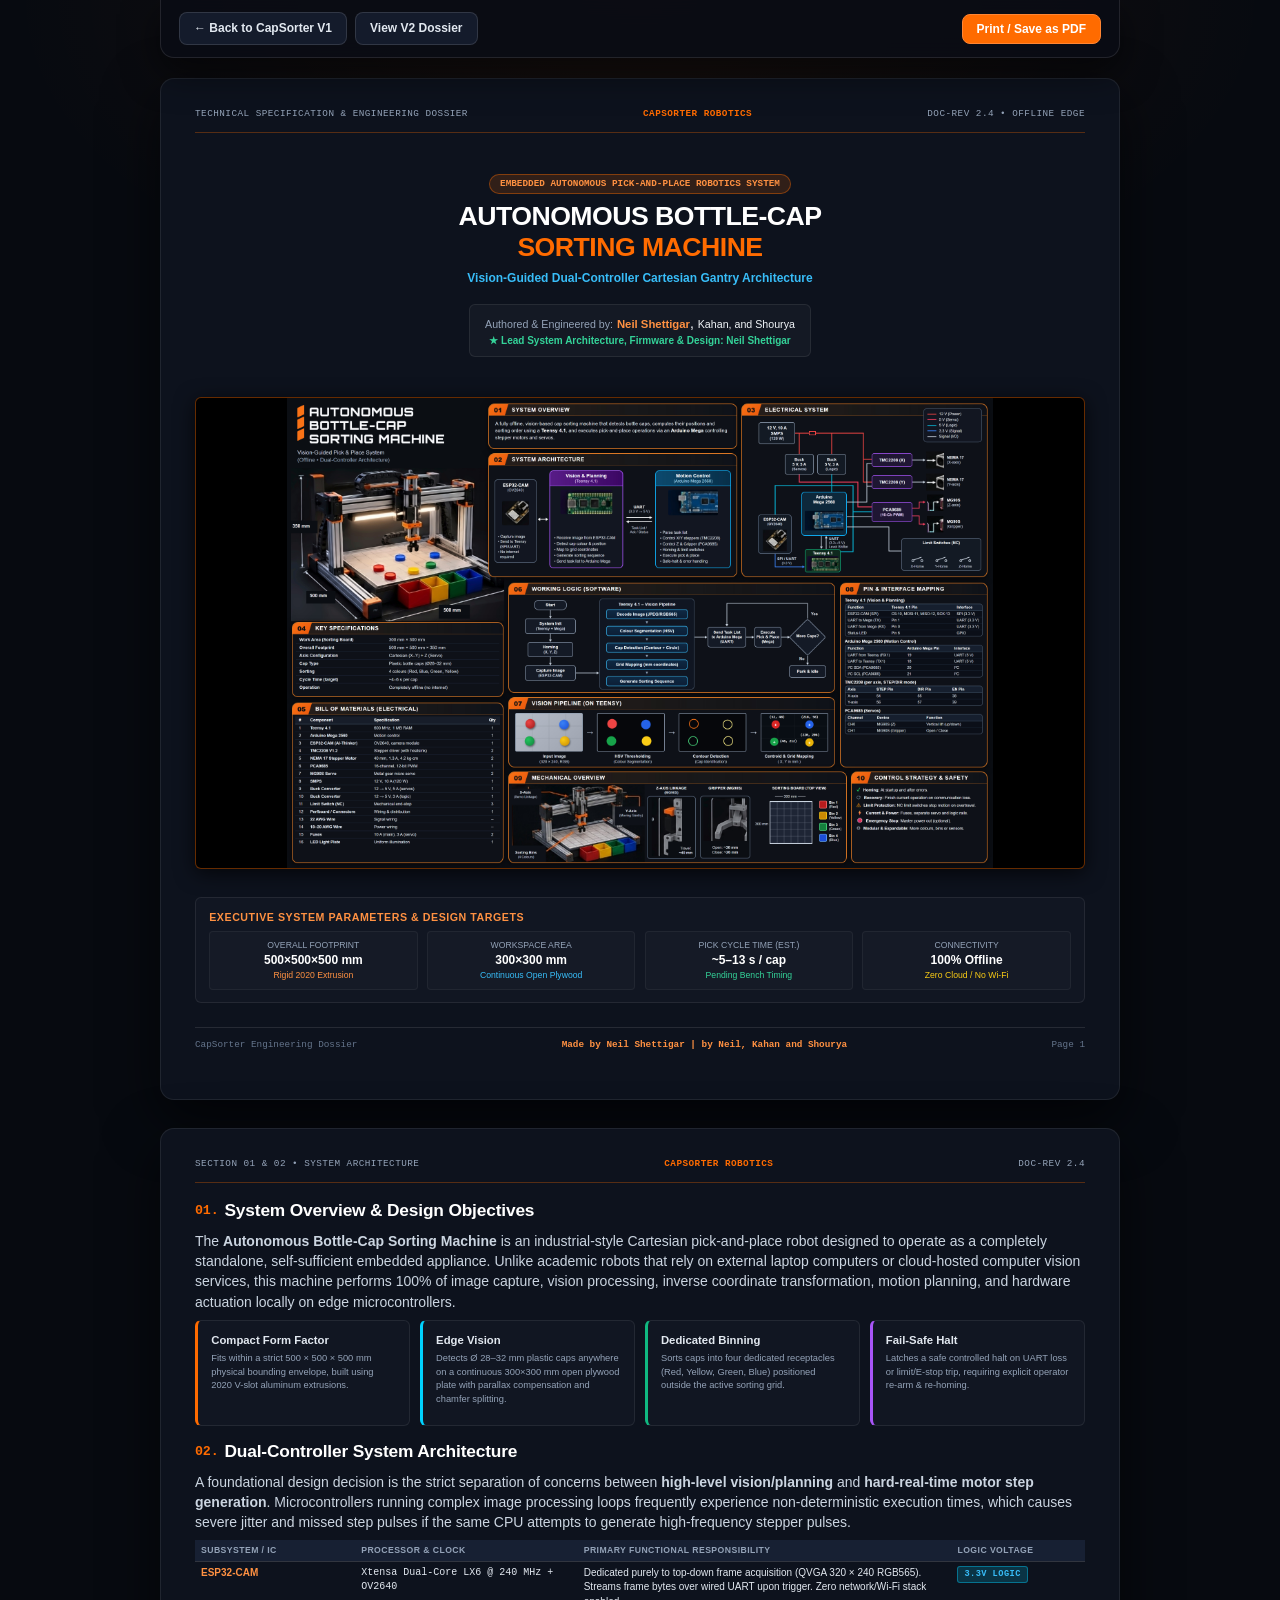
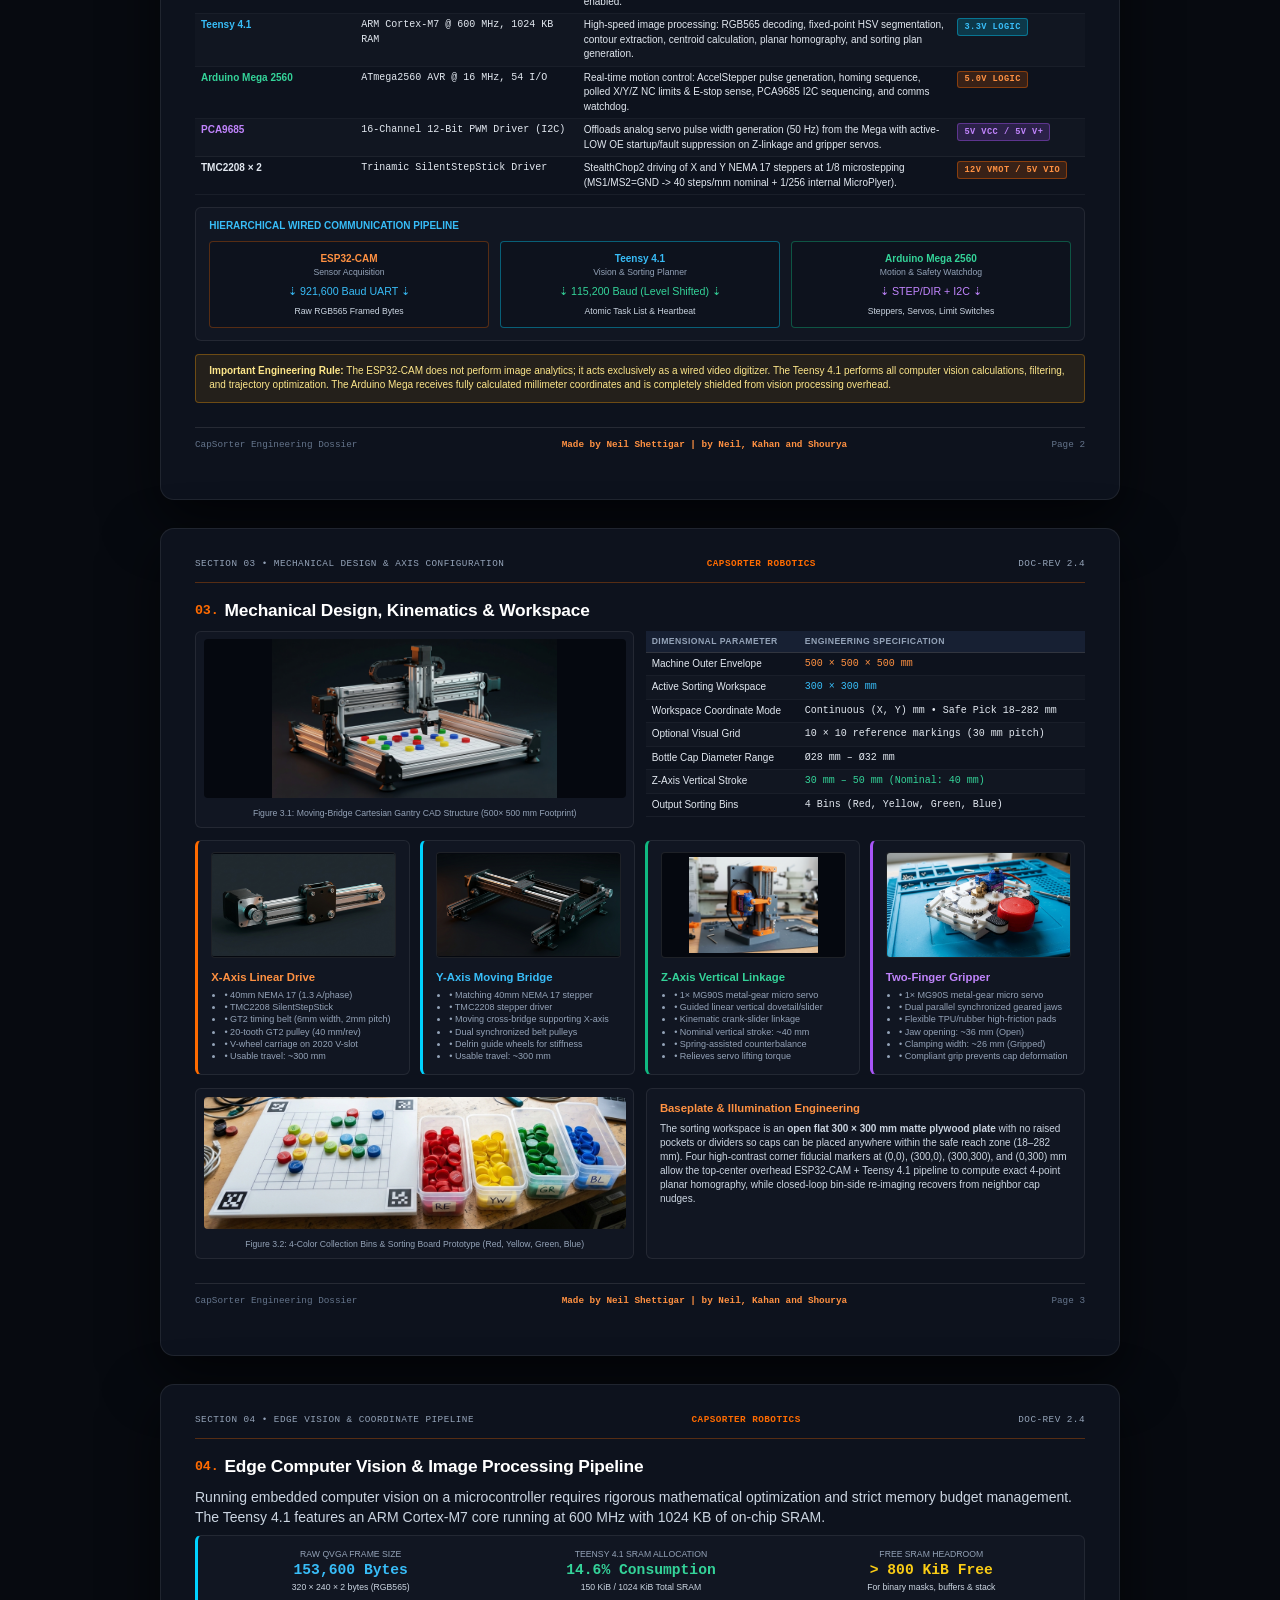
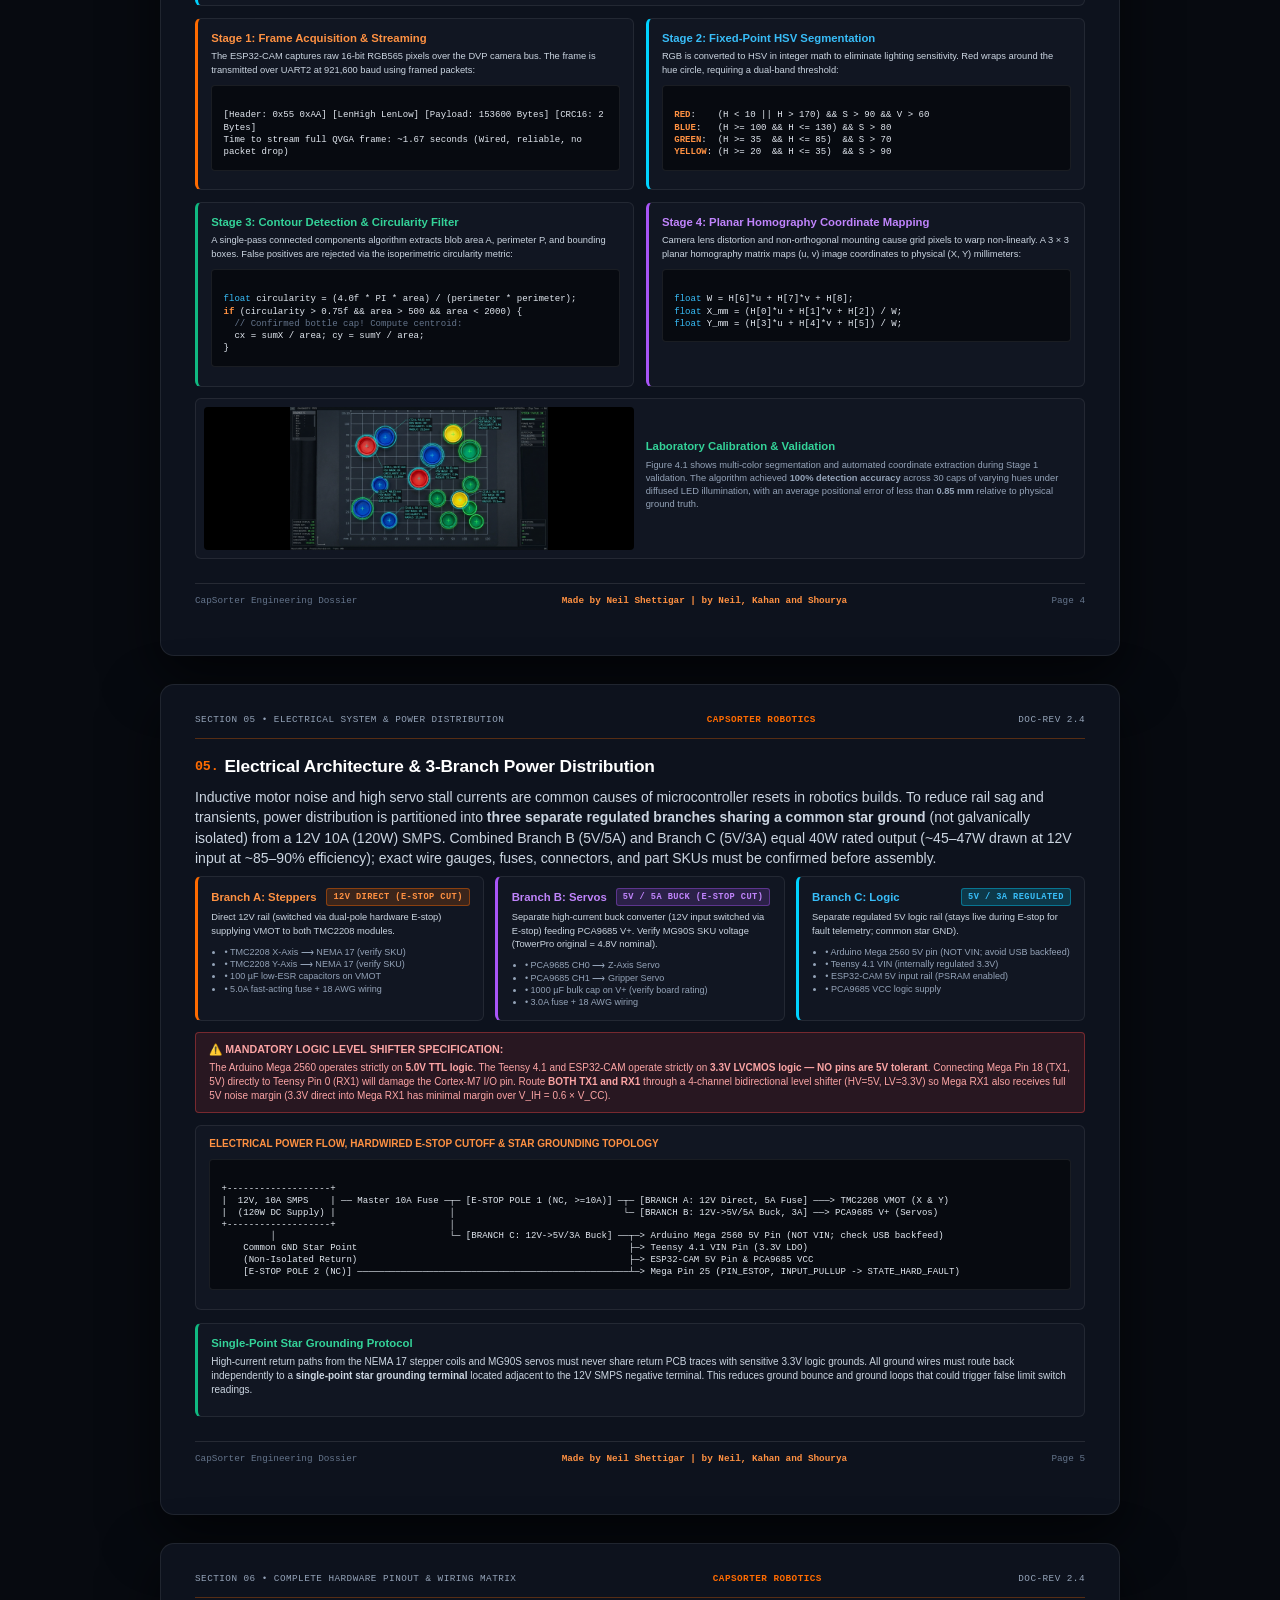
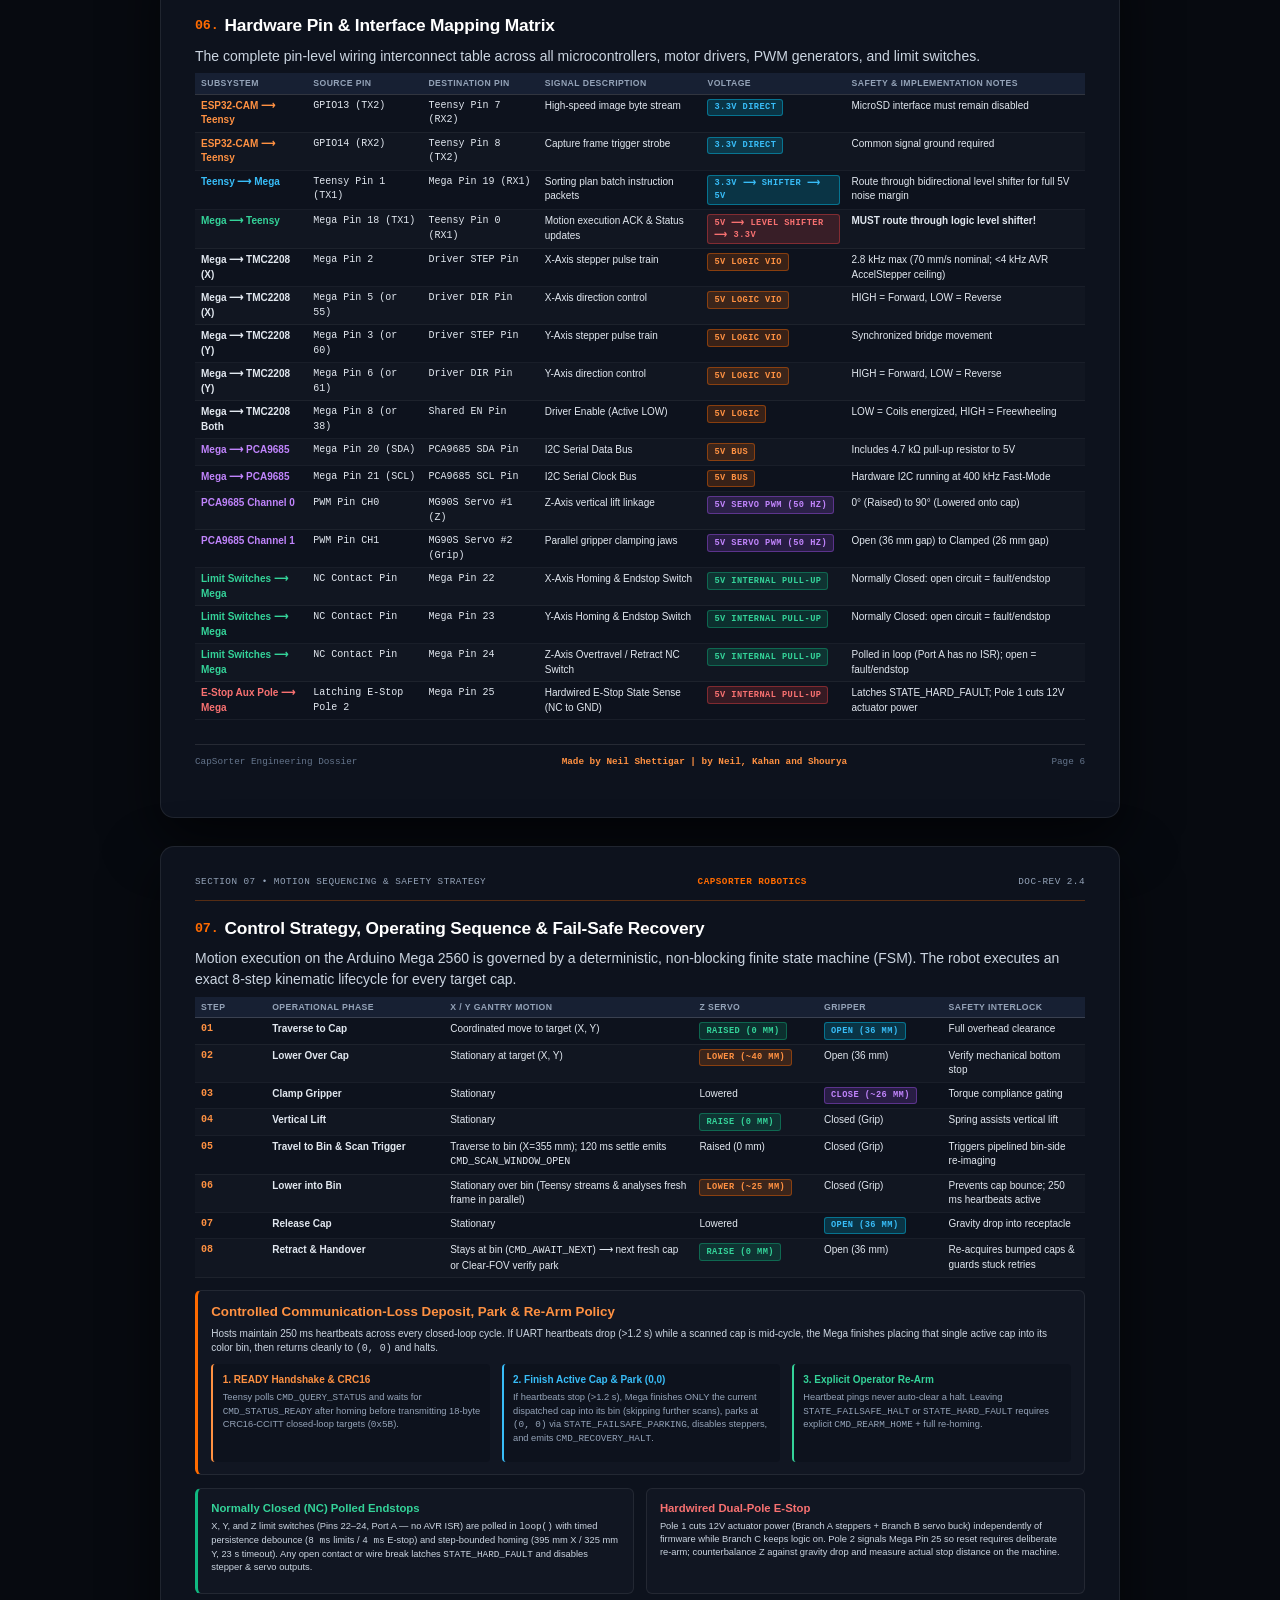
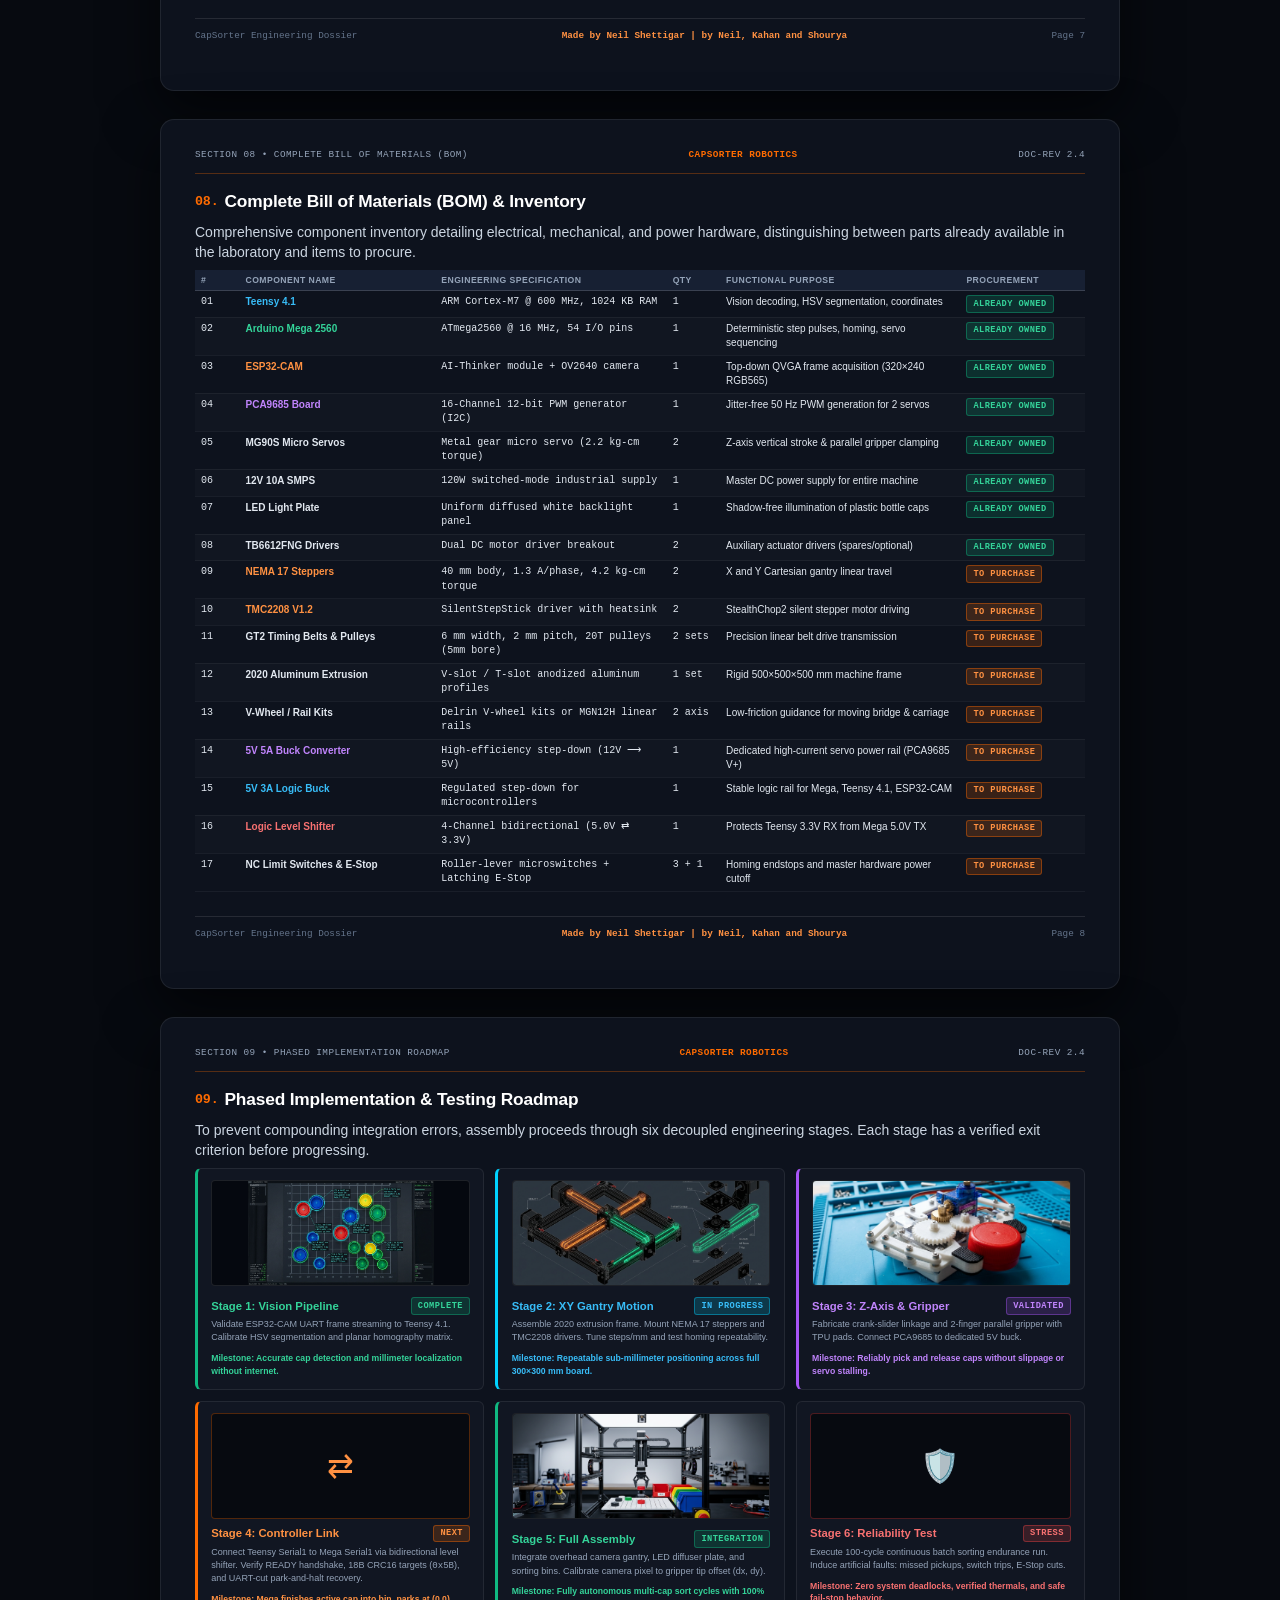
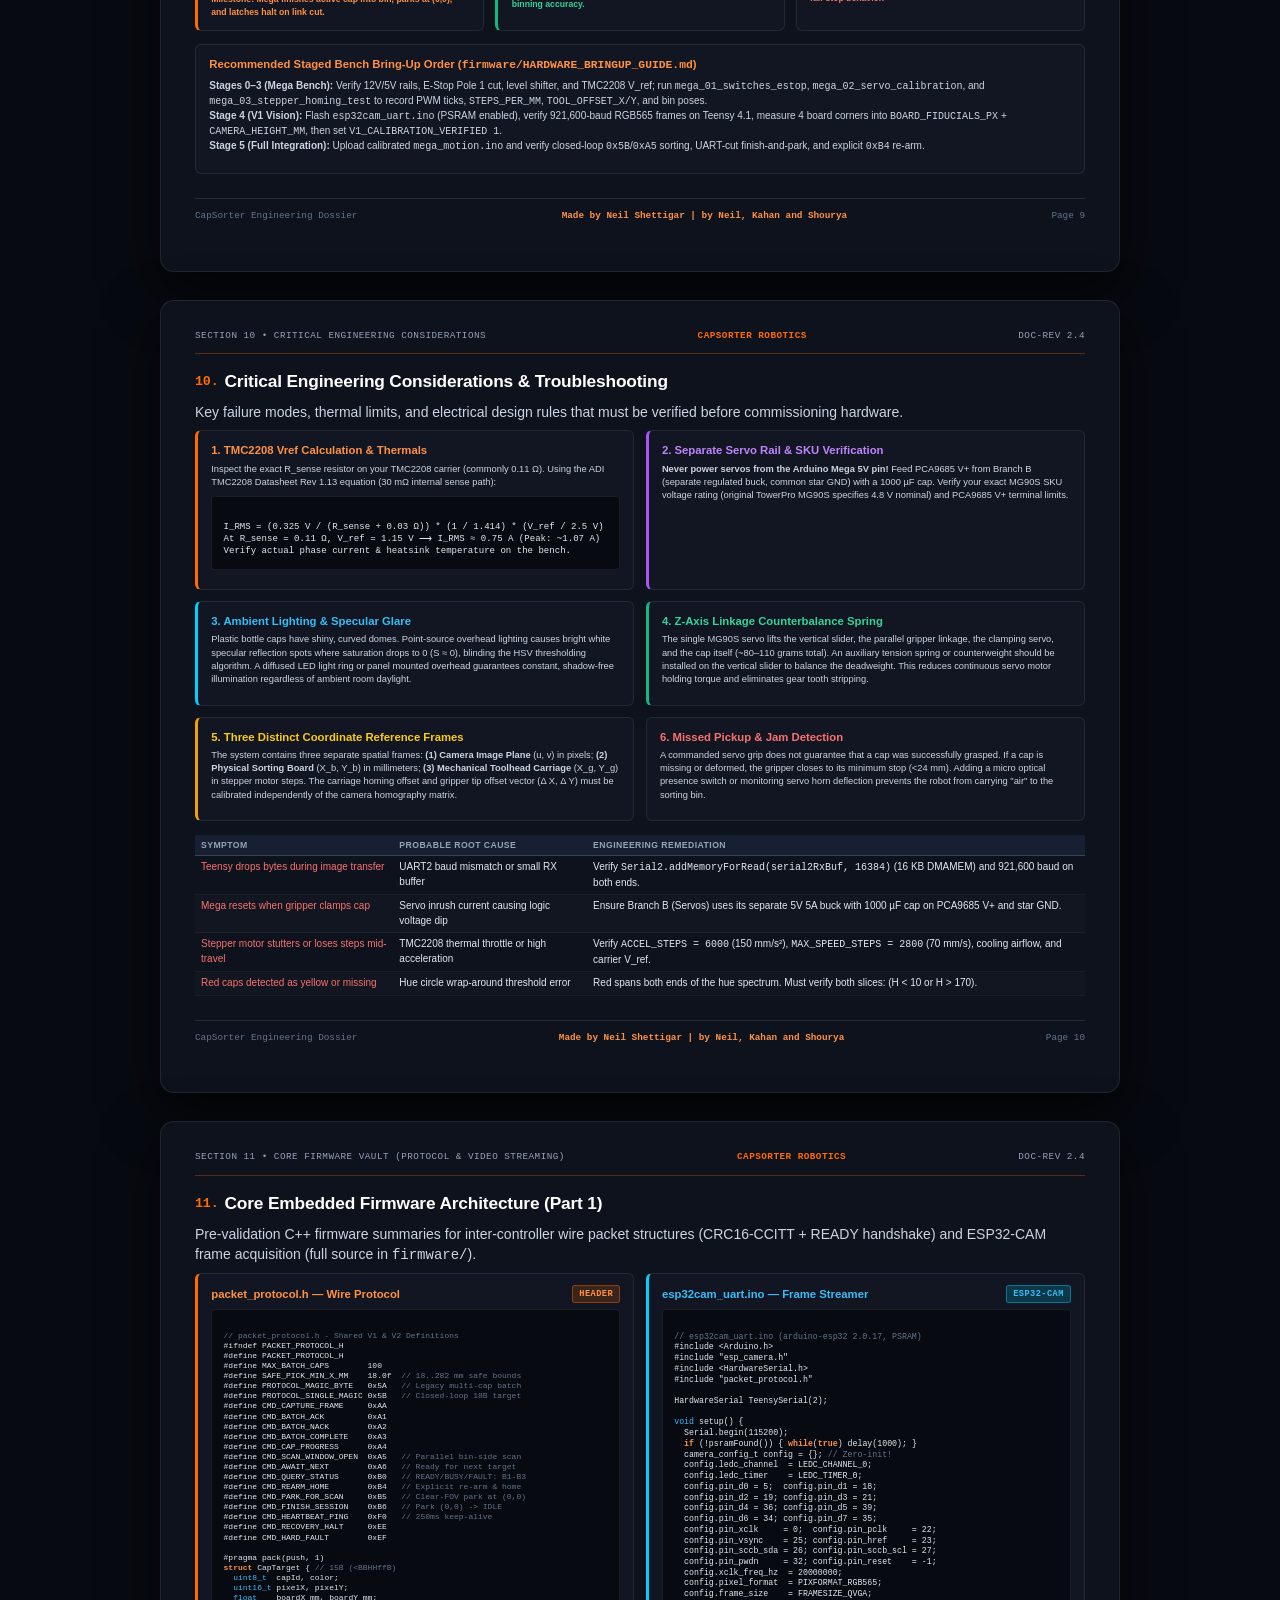
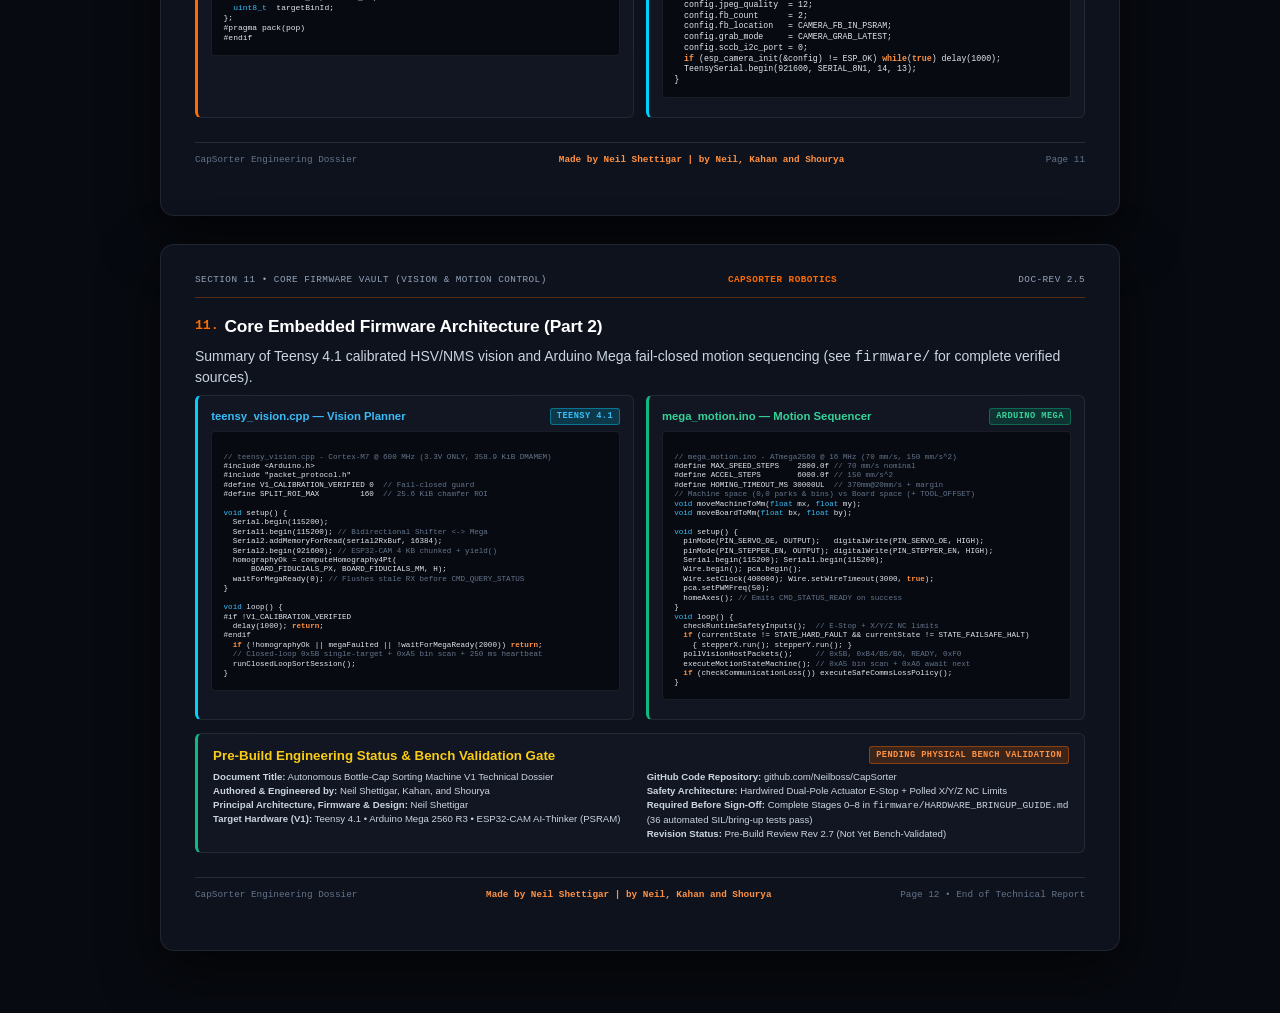
<file: website/pdf_dossier.html>
<!DOCTYPE html>
<html lang="en">
<head>
  <meta charset="UTF-8">
  <meta name="viewport" content="width=device-width, initial-scale=1.0">
  <title>CapSorter V1 | Comprehensive Technical Dossier</title>
  <link rel="icon" type="image/png" href="assets/favicon.png?v=3">
  <style>
    /* ==========================================================================
       Print & Pagination Setup for PDF Generation
       ========================================================================== */
    @page {
      size: A4 portrait;
      margin: 10mm 12mm 12mm 12mm;
    }

    * {
      box-sizing: border-box;
      margin: 0;
      padding: 0;
      -webkit-print-color-adjust: exact !important;
      print-color-adjust: exact !important;
    }

    body {
      background-color: #0a0d14;
      color: #f1f5f9;
      font-family: -apple-system, BlinkMacSystemFont, "Segoe UI", Roboto, Helvetica, Arial, sans-serif;
      font-size: 8.5pt;
      line-height: 1.45;
    }

    .page {
      page-break-after: always;
      break-after: page;
      position: relative;
      min-height: 270mm;
      padding-bottom: 8mm;
    }

    .page:last-child {
      page-break-after: auto;
      break-after: auto;
    }

    /* Avoid page breaks inside cards, tables, figures */
    .card, .table-container, .diagram-box, .code-block, .spec-grid, .photo-card {
      page-break-inside: avoid;
      break-inside: avoid;
    }

    /* Running Header & Footer */
    .doc-header {
      display: flex;
      justify-content: space-between;
      align-items: center;
      padding-bottom: 3mm;
      margin-bottom: 4mm;
      border-bottom: 1px solid rgba(255, 107, 0, 0.3);
      font-size: 7pt;
      font-family: 'Courier New', Courier, monospace;
      color: #94a3b8;
      text-transform: uppercase;
      letter-spacing: 0.05em;
    }
    .doc-header .brand {
      color: #ff6b00;
      font-weight: bold;
    }

    .doc-footer {
      position: absolute;
      bottom: 0;
      left: 0;
      right: 0;
      display: flex;
      justify-content: space-between;
      align-items: center;
      padding-top: 2mm;
      border-top: 1px solid rgba(255, 255, 255, 0.1);
      font-size: 7pt;
      font-family: 'Courier New', Courier, monospace;
      color: #64748b;
    }
    .doc-footer .author-tag {
      color: #ff9142;
      font-weight: 600;
    }

    /* Typography */
    h1 {
      font-size: 20pt;
      font-weight: 800;
      color: #ffffff;
      line-height: 1.15;
      letter-spacing: -0.02em;
    }
    h2 {
      font-size: 13pt;
      font-weight: 700;
      color: #ffffff;
      margin-bottom: 2mm;
      letter-spacing: -0.01em;
      display: flex;
      align-items: center;
      gap: 6px;
    }
    h2 .sec-num {
      color: #ff6b00;
      font-family: 'Courier New', Courier, monospace;
      font-size: 10pt;
    }
    h3 {
      font-size: 10pt;
      font-weight: 700;
      color: #f8fafc;
      margin-bottom: 1.5mm;
    }
    h4 {
      font-size: 8.5pt;
      font-weight: 700;
      color: #e2e8f0;
    }

    p {
      margin-bottom: 2mm;
      color: #cbd5e1;
    }

    .font-mono {
      font-family: 'Courier New', Courier, monospace;
    }

    /* Tech Styling & Cards */
    .card {
      background: #111622;
      border: 1px solid rgba(255, 255, 255, 0.08);
      border-radius: 6px;
      padding: 3mm 3.5mm;
      margin-bottom: 3.5mm;
    }

    .card-orange {
      border-left: 3px solid #ff6b00;
    }
    .card-cyan {
      border-left: 3px solid #00d2ff;
    }
    .card-emerald {
      border-left: 3px solid #10b981;
    }
    .card-purple {
      border-left: 3px solid #a855f7;
    }
    .card-amber {
      border-left: 3px solid #f59e0b;
    }

    /* Badges */
    .badge {
      display: inline-block;
      padding: 1.5px 6px;
      border-radius: 3px;
      font-size: 6.5pt;
      font-weight: 700;
      text-transform: uppercase;
      letter-spacing: 0.05em;
      font-family: 'Courier New', Courier, monospace;
    }
    .badge-orange {
      background: rgba(255, 107, 0, 0.18);
      color: #ff9142;
      border: 1px solid rgba(255, 107, 0, 0.4);
    }
    .badge-cyan {
      background: rgba(0, 210, 255, 0.18);
      color: #38bdf8;
      border: 1px solid rgba(0, 210, 255, 0.4);
    }
    .badge-emerald {
      background: rgba(16, 185, 129, 0.18);
      color: #34d399;
      border: 1px solid rgba(16, 185, 129, 0.4);
    }
    .badge-purple {
      background: rgba(168, 85, 247, 0.18);
      color: #c084fc;
      border: 1px solid rgba(168, 85, 247, 0.4);
    }
    .badge-red {
      background: rgba(239, 68, 68, 0.18);
      color: #f87171;
      border: 1px solid rgba(239, 68, 68, 0.4);
    }

    /* Tables */
    table {
      width: 100%;
      border-collapse: collapse;
      font-size: 7.5pt;
      margin-bottom: 2mm;
    }
    th {
      background: #172033;
      color: #94a3b8;
      font-weight: 700;
      text-transform: uppercase;
      font-size: 6.5pt;
      letter-spacing: 0.05em;
      padding: 4px 6px;
      text-align: left;
      border-bottom: 1px solid rgba(255, 255, 255, 0.15);
    }
    td {
      padding: 4px 6px;
      border-bottom: 1px solid rgba(255, 255, 255, 0.05);
      color: #e2e8f0;
      vertical-align: top;
    }
    tr:nth-child(even) td {
      background: rgba(255, 255, 255, 0.015);
    }

    /* Layout Grids */
    .grid-2 {
      display: grid;
      grid-template-columns: 1fr 1fr;
      gap: 3mm;
    }
    .grid-3 {
      display: grid;
      grid-template-columns: 1fr 1fr 1fr;
      gap: 3mm;
    }
    .grid-4 {
      display: grid;
      grid-template-columns: 1fr 1fr 1fr 1fr;
      gap: 2.5mm;
    }

    /* Code Block */
    .code-box {
      background: #070a10;
      border: 1px solid rgba(255, 255, 255, 0.08);
      border-radius: 4px;
      padding: 3mm;
      font-family: 'Courier New', Courier, monospace;
      font-size: 6.8pt;
      line-height: 1.35;
      color: #e2e8f0;
      margin-bottom: 2mm;
      white-space: pre-wrap;
    }
    .code-comment { color: #64748b; }
    .code-keyword { color: #ff9142; font-weight: bold; }
    .code-type { color: #38bdf8; }
    .code-num { color: #34d399; }
    .code-str { color: #facc15; }

    /* Callouts */
    .callout {
      padding: 2.5mm 3.5mm;
      border-radius: 4px;
      font-size: 7.5pt;
      margin-bottom: 3mm;
      line-height: 1.4;
    }
    .callout-warning {
      background: rgba(245, 158, 11, 0.1);
      border: 1px solid rgba(245, 158, 11, 0.35);
      color: #fde68a;
    }
    .callout-danger {
      background: rgba(239, 68, 68, 0.12);
      border: 1px solid rgba(239, 68, 68, 0.4);
      color: #fca5a5;
    }
    .callout-info {
      background: rgba(0, 210, 255, 0.1);
      border: 1px solid rgba(0, 210, 255, 0.35);
      color: #bae6fd;
    }

    /* Cover Page Special */
    .cover-hero {
      text-align: center;
      padding: 6mm 0 4mm 0;
    }
    .cover-poster-img {
      width: 100%;
      max-height: 125mm;
      object-fit: contain;
      border-radius: 6px;
      border: 1px solid rgba(255, 107, 0, 0.4);
      box-shadow: 0 4px 20px rgba(0, 0, 0, 0.7);
      margin: 4mm 0;
      background: #000;
    }

    /* Inline Images */
    .fig-img {
      width: 100%;
      height: 28mm;
      object-fit: cover;
      border-radius: 4px;
      border: 1px solid rgba(255, 255, 255, 0.1);
      background: #05080f;
      margin-bottom: 1.5mm;
    }
    .fig-img-contain {
      object-fit: contain;
      background: #05080f;
    }

    /* Flow Diagrams */
    .flow-step {
      background: #141b29;
      border: 1px solid rgba(255, 255, 255, 0.1);
      border-radius: 4px;
      padding: 2mm 3mm;
      text-align: center;
      position: relative;
    }
    .flow-arrow {
      text-align: center;
      color: #ff6b00;
      font-size: 8pt;
      font-weight: bold;
      line-height: 1;
      margin: 1mm 0;
    }

    /* Screen-Only Paper Presentation & Floating Toolbar (Print Layout Unchanged) */
    .screen-toolbar {
      display: none;
    }
    @media screen {
      html {
        scroll-behavior: smooth;
      }
      body {
        background: radial-gradient(ellipse 900px 480px at 50% 0%, rgba(255, 107, 0, 0.08), transparent 70%), #070a10;
        padding: 0 16px 48px;
        font-size: 10.5pt;
      }
      .screen-toolbar {
        position: sticky;
        top: 0;
        z-index: 50;
        display: flex;
        align-items: center;
        justify-content: space-between;
        gap: 12px;
        max-width: 960px;
        margin: 0 auto 20px;
        padding: 12px 18px;
        background: rgba(10, 13, 20, 0.92);
        backdrop-filter: blur(14px);
        border: 1px solid rgba(255, 255, 255, 0.1);
        border-top: none;
        border-radius: 0 0 14px 14px;
        box-shadow: 0 14px 36px rgba(0, 0, 0, 0.55);
      }
      .toolbar-group {
        display: flex;
        align-items: center;
        gap: 8px;
        flex-wrap: wrap;
      }
      .toolbar-btn {
        display: inline-flex;
        align-items: center;
        gap: 6px;
        padding: 7px 14px;
        border-radius: 8px;
        font-size: 12px;
        font-weight: 600;
        text-decoration: none;
        cursor: pointer;
        border: 1px solid rgba(255, 255, 255, 0.12);
        background: #141b2b;
        color: #e2e8f0;
        transition: all 0.2s ease;
      }
      .toolbar-btn:hover {
        background: #1e293b;
        border-color: rgba(255, 255, 255, 0.25);
        color: #ffffff;
      }
      .toolbar-btn-primary {
        background: #ff6b00;
        border-color: #ff8533;
        color: #ffffff;
      }
      .toolbar-btn-primary:hover {
        background: #ff7e21;
        color: #ffffff;
      }
      .page {
        max-width: 960px;
        margin: 0 auto 28px;
        padding: 28px 34px 48px;
        background: #0d121d;
        border: 1px solid rgba(255, 255, 255, 0.08);
        border-radius: 14px;
        box-shadow: 0 20px 55px rgba(0, 0, 0, 0.6);
        min-height: auto;
      }
      .doc-footer {
        position: static;
        margin-top: 24px;
        padding-top: 10px;
      }
      @media (max-width: 720px) {
        .page { padding: 18px 16px 28px; }
        .grid-2, .grid-3, .grid-4 { grid-template-columns: 1fr; }
      }
    }
    @media print {
      .screen-toolbar { display: none !important; }
    }
  </style>
</head>
<body>
  <div class="screen-toolbar">
    <div class="toolbar-group">
      <a href="v1.html" class="toolbar-btn">&larr; Back to CapSorter V1</a>
      <a href="pdf_dossier_v2.html" class="toolbar-btn">View V2 Dossier</a>
    </div>
    <div class="toolbar-group">
      <button type="button" onclick="window.print()" class="toolbar-btn toolbar-btn-primary">Print / Save as PDF</button>
    </div>
  </div>

  <!-- =========================================================================
       PAGE 1: COVER PAGE & EXECUTIVE SUMMARY
       ========================================================================= -->
  <div class="page">
    <div class="doc-header">
      <span>TECHNICAL SPECIFICATION & ENGINEERING DOSSIER</span>
      <span class="brand">CAPSORTER ROBOTICS</span>
      <span>DOC-REV 2.4 • OFFLINE EDGE</span>
    </div>

    <div class="cover-hero">
      <div style="display: inline-block; padding: 2px 10px; border-radius: 20px; background: rgba(255,107,0,0.15); border: 1px solid rgba(255,107,0,0.4); color: #ff9142; font-family: 'Courier New', Courier, monospace; font-size: 7pt; font-weight: bold; text-transform: uppercase; margin-bottom: 2mm;">
        Embedded Autonomous Pick-and-Place Robotics System
      </div>

      <h1>AUTONOMOUS BOTTLE-CAP<br><span style="color: #ff6b00;">SORTING MACHINE</span></h1>
      
      <div style="margin: 2mm 0; font-size: 9pt; color: #38bdf8; font-weight: 600;">
        Vision-Guided Dual-Controller Cartesian Gantry Architecture
      </div>

      <!-- Authors -->
      <div style="margin: 2.5mm 0; padding: 2mm 4mm; background: rgba(255,255,255,0.03); border: 1px solid rgba(255,255,255,0.08); border-radius: 6px; display: inline-block;">
        <span style="font-size: 8pt; color: #94a3b8;">Authored & Engineered by:</span>
        <strong style="font-size: 8.5pt; color: #ff9142;"> Neil Shettigar</strong>, 
        <span style="font-size: 8pt; color: #f1f5f9;">Kahan, and Shourya</span>
        <div style="font-size: 7.5pt; color: #34d399; font-weight: 600; margin-top: 1px;">
          ★ Lead System Architecture, Firmware & Design: Neil Shettigar
        </div>
      </div>
    </div>

    <!-- Master System Poster -->
    <img src="assets/system_poster.jpg" alt="Autonomous Bottle-Cap Sorting Machine Master Diagram" class="cover-poster-img">

    <!-- Executive Quick Specs Table -->
    <div class="card" style="margin-top: 2mm;">
      <div style="font-weight: bold; font-size: 8pt; color: #ff9142; margin-bottom: 1.5mm; text-transform: uppercase; letter-spacing: 0.05em;">
        Executive System Parameters & Design Targets
      </div>
      <div class="grid-4" style="text-align: center; font-size: 7.5pt;">
        <div style="background: rgba(255,255,255,0.02); padding: 2mm; border-radius: 4px; border: 1px solid rgba(255,255,255,0.05);">
          <div style="color: #94a3b8; font-size: 6.5pt; text-transform: uppercase;">Overall Footprint</div>
          <div style="font-weight: bold; color: #ffffff; font-size: 9pt;">500×500×500 mm</div>
          <div style="color: #ff9142; font-size: 6.5pt;">Rigid 2020 Extrusion</div>
        </div>
        <div style="background: rgba(255,255,255,0.02); padding: 2mm; border-radius: 4px; border: 1px solid rgba(255,255,255,0.05);">
          <div style="color: #94a3b8; font-size: 6.5pt; text-transform: uppercase;">Workspace Area</div>
          <div style="font-weight: bold; color: #ffffff; font-size: 9pt;">300×300 mm</div>
          <div style="color: #38bdf8; font-size: 6.5pt;">Continuous Open Plywood</div>
        </div>
        <div style="background: rgba(255,255,255,0.02); padding: 2mm; border-radius: 4px; border: 1px solid rgba(255,255,255,0.05);">
          <div style="color: #94a3b8; font-size: 6.5pt; text-transform: uppercase;">Pick Cycle Time (Est.)</div>
          <div style="font-weight: bold; color: #ffffff; font-size: 9pt;">~5–13 s / cap</div>
          <div style="color: #34d399; font-size: 6.5pt;">Pending Bench Timing</div>
        </div>
        <div style="background: rgba(255,255,255,0.02); padding: 2mm; border-radius: 4px; border: 1px solid rgba(255,255,255,0.05);">
          <div style="color: #94a3b8; font-size: 6.5pt; text-transform: uppercase;">Connectivity</div>
          <div style="font-weight: bold; color: #ffffff; font-size: 9pt;">100% Offline</div>
          <div style="color: #facc15; font-size: 6.5pt;">Zero Cloud / No Wi-Fi</div>
        </div>
      </div>
    </div>

    <div class="doc-footer">
      <span>CapSorter Engineering Dossier</span>
      <span class="author-tag">Made by Neil Shettigar | by Neil, Kahan and Shourya</span>
      <span>Page 1</span>
    </div>
  </div>

  <!-- =========================================================================
       PAGE 2: SECTION 01 & 02 - SYSTEM OVERVIEW & DUAL ARCHITECTURE
       ========================================================================= -->
  <div class="page">
    <div class="doc-header">
      <span>SECTION 01 & 02 • SYSTEM ARCHITECTURE</span>
      <span class="brand">CAPSORTER ROBOTICS</span>
      <span>DOC-REV 2.4</span>
    </div>

    <h2><span class="sec-num">01.</span> System Overview & Design Objectives</h2>
    <p>
      The <strong>Autonomous Bottle-Cap Sorting Machine</strong> is an industrial-style Cartesian pick-and-place robot designed to operate as a completely standalone, self-sufficient embedded appliance. Unlike academic robots that rely on external laptop computers or cloud-hosted computer vision services, this machine performs 100% of image capture, vision processing, inverse coordinate transformation, motion planning, and hardware actuation locally on edge microcontrollers.
    </p>

    <div class="grid-4" style="margin-bottom: 3.5mm;">
      <div class="card card-orange" style="margin: 0;">
        <h4>Compact Form Factor</h4>
        <p style="font-size: 7pt; margin-top: 1mm; color: #94a3b8;">
          Fits within a strict 500 × 500 × 500 mm physical bounding envelope, built using 2020 V-slot aluminum extrusions.
        </p>
      </div>
      <div class="card card-cyan" style="margin: 0;">
        <h4>Edge Vision</h4>
        <p style="font-size: 7pt; margin-top: 1mm; color: #94a3b8;">
          Detects Ø 28–32 mm plastic caps anywhere on a continuous 300×300 mm open plywood plate with parallax compensation and chamfer splitting.
        </p>
      </div>
      <div class="card card-emerald" style="margin: 0;">
        <h4>Dedicated Binning</h4>
        <p style="font-size: 7pt; margin-top: 1mm; color: #94a3b8;">
          Sorts caps into four dedicated receptacles (Red, Yellow, Green, Blue) positioned outside the active sorting grid.
        </p>
      </div>
      <div class="card card-purple" style="margin: 0;">
        <h4>Fail-Safe Halt</h4>
        <p style="font-size: 7pt; margin-top: 1mm; color: #94a3b8;">
          Latches a safe controlled halt on UART loss or limit/E-stop trip, requiring explicit operator re-arm &amp; re-homing.
        </p>
      </div>
    </div>

    <h2><span class="sec-num">02.</span> Dual-Controller System Architecture</h2>
    <p>
      A foundational design decision is the strict separation of concerns between <strong>high-level vision/planning</strong> and <strong>hard-real-time motor step generation</strong>. Microcontrollers running complex image processing loops frequently experience non-deterministic execution times, which causes severe jitter and missed step pulses if the same CPU attempts to generate high-frequency stepper pulses.
    </p>

    <!-- Division of Responsibilities Table -->
    <div class="table-container">
      <table>
        <thead>
          <tr>
            <th style="width: 18%;">Subsystem / IC</th>
            <th style="width: 25%;">Processor & Clock</th>
            <th style="width: 42%;">Primary Functional Responsibility</th>
            <th style="width: 15%;">Logic Voltage</th>
          </tr>
        </thead>
        <tbody>
          <tr>
            <td><strong style="color: #ff9142;">ESP32-CAM</strong></td>
            <td class="font-mono">Xtensa Dual-Core LX6 @ 240 MHz + OV2640</td>
            <td>Dedicated purely to top-down frame acquisition (QVGA 320 × 240 RGB565). Streams frame bytes over wired UART upon trigger. Zero network/Wi-Fi stack enabled.</td>
            <td><span class="badge badge-cyan">3.3V Logic</span></td>
          </tr>
          <tr>
            <td><strong style="color: #38bdf8;">Teensy 4.1</strong></td>
            <td class="font-mono">ARM Cortex-M7 @ 600 MHz, 1024 KB RAM</td>
            <td>High-speed image processing: RGB565 decoding, fixed-point HSV segmentation, contour extraction, centroid calculation, planar homography, and sorting plan generation.</td>
            <td><span class="badge badge-cyan">3.3V Logic</span></td>
          </tr>
          <tr>
            <td><strong style="color: #34d399;">Arduino Mega 2560</strong></td>
            <td class="font-mono">ATmega2560 AVR @ 16 MHz, 54 I/O</td>
            <td>Real-time motion control: AccelStepper pulse generation, homing sequence, polled X/Y/Z NC limits &amp; E-stop sense, PCA9685 I2C sequencing, and comms watchdog.</td>
            <td><span class="badge badge-orange">5.0V Logic</span></td>
          </tr>
          <tr>
            <td><strong style="color: #c084fc;">PCA9685</strong></td>
            <td class="font-mono">16-Channel 12-Bit PWM Driver (I2C)</td>
            <td>Offloads analog servo pulse width generation (50 Hz) from the Mega with active-LOW OE startup/fault suppression on Z-linkage and gripper servos.</td>
            <td><span class="badge badge-purple">5V VCC / 5V V+</span></td>
          </tr>
          <tr>
            <td><strong style="color: #e2e8f0;">TMC2208 × 2</strong></td>
            <td class="font-mono">Trinamic SilentStepStick Driver</td>
            <td>StealthChop2 driving of X and Y NEMA 17 steppers at 1/8 microstepping (MS1/MS2=GND -> 40 steps/mm nominal + 1/256 internal MicroPlyer).</td>
            <td><span class="badge badge-orange">12V VMOT / 5V VIO</span></td>
          </tr>
        </tbody>
      </table>
    </div>

    <!-- Communication Pipeline Visual Block -->
    <div class="card" style="margin-top: 3mm;">
      <div style="font-weight: bold; font-size: 7.5pt; color: #38bdf8; margin-bottom: 2mm; text-transform: uppercase;">
        Hierarchical Wired Communication Pipeline
      </div>
      <div class="grid-3" style="text-align: center; font-size: 7.5pt;">
        <div style="background: #0d121d; border: 1px solid rgba(255,107,0,0.3); border-radius: 4px; padding: 2.5mm;">
          <div style="color: #ff9142; font-weight: bold;">ESP32-CAM</div>
          <div style="font-size: 6.5pt; color: #94a3b8;">Sensor Acquisition</div>
          <div style="margin: 1.5mm 0; font-size: 8pt; color: #38bdf8;">⇣ 921,600 Baud UART ⇣</div>
          <div style="font-size: 6.5pt; color: #cbd5e1;">Raw RGB565 Framed Bytes</div>
        </div>
        <div style="background: #0d121d; border: 1px solid rgba(0,210,255,0.4); border-radius: 4px; padding: 2.5mm;">
          <div style="color: #38bdf8; font-weight: bold;">Teensy 4.1</div>
          <div style="font-size: 6.5pt; color: #94a3b8;">Vision & Sorting Planner</div>
          <div style="margin: 1.5mm 0; font-size: 8pt; color: #34d399;">⇣ 115,200 Baud (Level Shifted) ⇣</div>
          <div style="font-size: 6.5pt; color: #cbd5e1;">Atomic Task List & Heartbeat</div>
        </div>
        <div style="background: #0d121d; border: 1px solid rgba(16,185,129,0.4); border-radius: 4px; padding: 2.5mm;">
          <div style="color: #34d399; font-weight: bold;">Arduino Mega 2560</div>
          <div style="font-size: 6.5pt; color: #94a3b8;">Motion & Safety Watchdog</div>
          <div style="margin: 1.5mm 0; font-size: 8pt; color: #c084fc;">⇣ STEP/DIR + I2C ⇣</div>
          <div style="font-size: 6.5pt; color: #cbd5e1;">Steppers, Servos, Limit Switches</div>
        </div>
      </div>
    </div>

    <div class="callout callout-warning">
      <strong>Important Engineering Rule:</strong> The ESP32-CAM does not perform image analytics; it acts exclusively as a wired video digitizer. The Teensy 4.1 performs all computer vision calculations, filtering, and trajectory optimization. The Arduino Mega receives fully calculated millimeter coordinates and is completely shielded from vision processing overhead.
    </div>

    <div class="doc-footer">
      <span>CapSorter Engineering Dossier</span>
      <span class="author-tag">Made by Neil Shettigar | by Neil, Kahan and Shourya</span>
      <span>Page 2</span>
    </div>
  </div>

  <!-- =========================================================================
       PAGE 3: SECTION 03 - MECHANICAL DESIGN & KINEMATICS
       ========================================================================= -->
  <div class="page">
    <div class="doc-header">
      <span>SECTION 03 • MECHANICAL DESIGN & AXIS CONFIGURATION</span>
      <span class="brand">CAPSORTER ROBOTICS</span>
      <span>DOC-REV 2.4</span>
    </div>

    <h2><span class="sec-num">03.</span> Mechanical Design, Kinematics & Workspace</h2>
    
    <div class="grid-2" style="margin-bottom: 3mm;">
      <!-- CAD Image & Structure -->
      <div>
        <div class="card" style="padding: 2mm; margin: 0;">
          <img src="assets/images/gantry_3axis_cad.png" alt="Cartesian 3-Axis Gantry Robot" style="width: 100%; height: 42mm; object-fit: contain; background: #05080f; border-radius: 4px;">
          <div style="font-size: 6.5pt; color: #94a3b8; text-align: center; margin-top: 1mm;">
            Figure 3.1: Moving-Bridge Cartesian Gantry CAD Structure (500× 500 mm Footprint)
          </div>
        </div>
      </div>

      <!-- Kinematics & Travel Table -->
      <div>
        <div class="table-container">
          <table>
            <thead>
              <tr>
                <th>Dimensional Parameter</th>
                <th>Engineering Specification</th>
              </tr>
            </thead>
            <tbody>
              <tr>
                <td>Machine Outer Envelope</td>
                <td class="font-mono" style="color: #ff9142;">500 × 500 × 500 mm</td>
              </tr>
              <tr>
                <td>Active Sorting Workspace</td>
                <td class="font-mono" style="color: #38bdf8;">300 × 300 mm</td>
              </tr>
              <tr>
                <td>Workspace Coordinate Mode</td>
                <td class="font-mono">Continuous (X, Y) mm • Safe Pick 18–282 mm</td>
              </tr>
              <tr>
                <td>Optional Visual Grid</td>
                <td class="font-mono">10 × 10 reference markings (30 mm pitch)</td>
              </tr>
              <tr>
                <td>Bottle Cap Diameter Range</td>
                <td class="font-mono">Ø28 mm – Ø32 mm</td>
              </tr>
              <tr>
                <td>Z-Axis Vertical Stroke</td>
                <td class="font-mono" style="color: #34d399;">30 mm – 50 mm (Nominal: 40 mm)</td>
              </tr>
              <tr>
                <td>Output Sorting Bins</td>
                <td class="font-mono">4 Bins (Red, Yellow, Green, Blue)</td>
              </tr>
            </tbody>
          </table>
        </div>
      </div>
    </div>

    <!-- 4 Axes Detailed Cards -->
    <div class="grid-4" style="margin-bottom: 3.5mm;">
      
      <!-- X-Axis -->
      <div class="card card-orange" style="margin: 0;">
        <img src="assets/images/axis_x_vslot.png" alt="X-Axis Actuator" class="fig-img fig-img-contain">
        <h4 style="color: #ff9142;">X-Axis Linear Drive</h4>
        <ul style="font-size: 6.8pt; color: #94a3b8; padding-left: 3.5mm; margin-top: 1mm; line-height: 1.35;">
          <li>• 40mm NEMA 17 (1.3 A/phase)</li>
          <li>• TMC2208 SilentStepStick</li>
          <li>• GT2 timing belt (6mm width, 2mm pitch)</li>
          <li>• 20-tooth GT2 pulley (40 mm/rev)</li>
          <li>• V-wheel carriage on 2020 V-slot</li>
          <li>• Usable travel: ~300 mm</li>
        </ul>
      </div>

      <!-- Y-Axis -->
      <div class="card card-cyan" style="margin: 0;">
        <img src="assets/images/axis_y_gantry.png" alt="Y-Axis Moving Bridge" class="fig-img fig-img-contain">
        <h4 style="color: #38bdf8;">Y-Axis Moving Bridge</h4>
        <ul style="font-size: 6.8pt; color: #94a3b8; padding-left: 3.5mm; margin-top: 1mm; line-height: 1.35;">
          <li>• Matching 40mm NEMA 17 stepper</li>
          <li>• TMC2208 stepper driver</li>
          <li>• Moving cross-bridge supporting X-axis</li>
          <li>• Dual synchronized belt pulleys</li>
          <li>• Delrin guide wheels for stiffness</li>
          <li>• Usable travel: ~300 mm</li>
        </ul>
      </div>

      <!-- Z-Axis -->
      <div class="card card-emerald" style="margin: 0;">
        <img src="assets/images/axis_z_slider.png" alt="Z-Axis Linkage" class="fig-img" style="object-fit: contain; background: #05080f; padding: 1mm;">
        <h4 style="color: #34d399;">Z-Axis Vertical Linkage</h4>
        <ul style="font-size: 6.8pt; color: #94a3b8; padding-left: 3.5mm; margin-top: 1mm; line-height: 1.35;">
          <li>• 1× MG90S metal-gear micro servo</li>
          <li>• Guided linear vertical dovetail/slider</li>
          <li>• Kinematic crank-slider linkage</li>
          <li>• Nominal vertical stroke: ~40 mm</li>
          <li>• Spring-assisted counterbalance</li>
          <li>• Relieves servo lifting torque</li>
        </ul>
      </div>

      <!-- Gripper -->
      <div class="card card-purple" style="margin: 0;">
        <img src="assets/images/gripper_servo_stage3.png" alt="Parallel Gripper" class="fig-img">
        <h4 style="color: #c084fc;">Two-Finger Gripper</h4>
        <ul style="font-size: 6.8pt; color: #94a3b8; padding-left: 3.5mm; margin-top: 1mm; line-height: 1.35;">
          <li>• 1× MG90S metal-gear micro servo</li>
          <li>• Dual parallel synchronized geared jaws</li>
          <li>• Flexible TPU/rubber high-friction pads</li>
          <li>• Jaw opening: ~36 mm (Open)</li>
          <li>• Clamping width: ~26 mm (Gripped)</li>
          <li>• Compliant grip prevents cap deformation</li>
        </ul>
      </div>

    </div>

    <!-- Workspace & Bins Real Photo Section -->
    <div class="grid-2">
      <div class="card" style="padding: 2mm; margin: 0;">
        <img src="assets/images/sorting_bins_caps.png" alt="Sorting Board with Bottle Caps" style="width: 100%; height: 35mm; object-fit: cover; border-radius: 4px;">
        <div style="font-size: 6.5pt; color: #94a3b8; text-align: center; margin-top: 1mm;">
          Figure 3.2: 4-Color Collection Bins & Sorting Board Prototype (Red, Yellow, Green, Blue)
        </div>
      </div>
      <div class="card" style="margin: 0;">
        <h4 style="color: #ff9142; margin-bottom: 1.5mm;">Baseplate & Illumination Engineering</h4>
        <p style="font-size: 7.5pt; color: #cbd5e1; line-height: 1.4;">
          The sorting workspace is an <strong>open flat 300 × 300 mm matte plywood plate</strong> with no raised pockets or dividers so caps can be placed anywhere within the safe reach zone (18–282 mm). Four high-contrast corner fiducial markers at (0,0), (300,0), (300,300), and (0,300) mm allow the top-center overhead ESP32-CAM + Teensy 4.1 pipeline to compute exact 4-point planar homography, while closed-loop bin-side re-imaging recovers from neighbor cap nudges.
        </p>
      </div>
    </div>

    <div class="doc-footer">
      <span>CapSorter Engineering Dossier</span>
      <span class="author-tag">Made by Neil Shettigar | by Neil, Kahan and Shourya</span>
      <span>Page 3</span>
    </div>
  </div>

  <!-- =========================================================================
       PAGE 4: SECTION 04 - EDGE COMPUTER VISION PIPELINE
       ========================================================================= -->
  <div class="page">
    <div class="doc-header">
      <span>SECTION 04 • EDGE VISION & COORDINATE PIPELINE</span>
      <span class="brand">CAPSORTER ROBOTICS</span>
      <span>DOC-REV 2.4</span>
    </div>

    <h2><span class="sec-num">04.</span> Edge Computer Vision & Image Processing Pipeline</h2>
    <p>
      Running embedded computer vision on a microcontroller requires rigorous mathematical optimization and strict memory budget management. The Teensy 4.1 features an ARM Cortex-M7 core running at 600 MHz with 1024 KB of on-chip SRAM.
    </p>

    <!-- Memory Arithmetic & Budget Callout -->
    <div class="card card-cyan" style="margin-bottom: 3mm;">
      <div class="grid-3" style="text-align: center; font-size: 7.5pt;">
        <div>
          <div style="color: #94a3b8; font-size: 6.5pt; text-transform: uppercase;">Raw QVGA Frame Size</div>
          <div class="font-mono" style="font-size: 11pt; font-weight: bold; color: #38bdf8;">153,600 Bytes</div>
          <div style="color: #cbd5e1; font-size: 6.5pt;">320 × 240 × 2 bytes (RGB565)</div>
        </div>
        <div>
          <div style="color: #94a3b8; font-size: 6.5pt; text-transform: uppercase;">Teensy 4.1 SRAM Allocation</div>
          <div class="font-mono" style="font-size: 11pt; font-weight: bold; color: #34d399;">14.6% Consumption</div>
          <div style="color: #cbd5e1; font-size: 6.5pt;">150 KiB / 1024 KiB Total SRAM</div>
        </div>
        <div>
          <div style="color: #94a3b8; font-size: 6.5pt; text-transform: uppercase;">Free SRAM Headroom</div>
          <div class="font-mono" style="font-size: 11pt; font-weight: bold; color: #facc15;">&gt; 800 KiB Free</div>
          <div style="color: #cbd5e1; font-size: 6.5pt;">For binary masks, buffers & stack</div>
        </div>
      </div>
    </div>

    <!-- 4 Detailed Stages of the Vision Pipeline -->
    <div class="grid-2" style="margin-bottom: 3mm;">
      
      <!-- Stage 1: Acquisition -->
      <div class="card card-orange" style="margin: 0;">
        <h4 style="color: #ff9142;">Stage 1: Frame Acquisition & Streaming</h4>
        <p style="font-size: 7pt; color: #cbd5e1; margin-top: 1mm;">
          The ESP32-CAM captures raw 16-bit RGB565 pixels over the DVP camera bus. The frame is transmitted over UART2 at 921,600 baud using framed packets:
        </p>
        <div class="code-box">
[Header: 0x55 0xAA] [LenHigh LenLow] [Payload: 153600 Bytes] [CRC16: 2 Bytes]
Time to stream full QVGA frame: ~1.67 seconds (Wired, reliable, no packet drop)</div>
      </div>

      <!-- Stage 2: HSV Segmentation -->
      <div class="card card-cyan" style="margin: 0;">
        <h4 style="color: #38bdf8;">Stage 2: Fixed-Point HSV Segmentation</h4>
        <p style="font-size: 7pt; color: #cbd5e1; margin-top: 1mm;">
          RGB is converted to HSV in integer math to eliminate lighting sensitivity. Red wraps around the hue circle, requiring a dual-band threshold:
        </p>
        <div class="code-box">
<span class="code-keyword">RED</span>:    (H &lt; 10 || H &gt; 170) &amp;&amp; S &gt; 90 &amp;&amp; V &gt; 60
<span class="code-keyword">BLUE</span>:   (H &gt;= 100 &amp;&amp; H &lt;= 130) &amp;&amp; S &gt; 80
<span class="code-keyword">GREEN</span>:  (H &gt;= 35  &amp;&amp; H &lt;= 85)  &amp;&amp; S &gt; 70
<span class="code-keyword">YELLOW</span>: (H &gt;= 20  &amp;&amp; H &lt;= 35)  &amp;&amp; S &gt; 90</div>
      </div>

      <!-- Stage 3: Contour & Circularity -->
      <div class="card card-emerald" style="margin: 0;">
        <h4 style="color: #34d399;">Stage 3: Contour Detection & Circularity Filter</h4>
        <p style="font-size: 7pt; color: #cbd5e1; margin-top: 1mm;">
          A single-pass connected components algorithm extracts blob area A, perimeter P, and bounding boxes. False positives are rejected via the isoperimetric circularity metric:
        </p>
        <div class="code-box">
<span class="code-type">float</span> circularity = (4.0f * PI * area) / (perimeter * perimeter);
<span class="code-keyword">if</span> (circularity &gt; 0.75f &amp;&amp; area &gt; 500 &amp;&amp; area &lt; 2000) {
  <span class="code-comment">// Confirmed bottle cap! Compute centroid:</span>
  cx = sumX / area; cy = sumY / area;
}</div>
      </div>

      <!-- Stage 4: Homography -->
      <div class="card card-purple" style="margin: 0;">
        <h4 style="color: #c084fc;">Stage 4: Planar Homography Coordinate Mapping</h4>
        <p style="font-size: 7pt; color: #cbd5e1; margin-top: 1mm;">
          Camera lens distortion and non-orthogonal mounting cause grid pixels to warp non-linearly. A 3 × 3 planar homography matrix maps (u, v) image coordinates to physical (X, Y) millimeters:
        </p>
        <div class="code-box">
<span class="code-type">float</span> W = H[6]*u + H[7]*v + H[8];
<span class="code-type">float</span> X_mm = (H[0]*u + H[1]*v + H[2]) / W;
<span class="code-type">float</span> Y_mm = (H[3]*u + H[4]*v + H[5]) / W;</div>
      </div>

    </div>

    <!-- Vision Prototype Screenshot from Lab Testing -->
    <div class="card" style="padding: 2mm; margin: 0;">
      <div class="grid-2" style="align-items: center;">
        <img src="assets/images/vision_detection_stage1.png" alt="Vision Detection Test" style="width: 100%; height: 38mm; object-fit: contain; background: #000; border-radius: 4px;">
        <div>
          <h4 style="color: #34d399; margin-bottom: 1mm;">Laboratory Calibration & Validation</h4>
          <p style="font-size: 7pt; color: #94a3b8; line-height: 1.4;">
            Figure 4.1 shows multi-color segmentation and automated coordinate extraction during Stage 1 validation. The algorithm achieved <strong>100% detection accuracy</strong> across 30 caps of varying hues under diffused LED illumination, with an average positional error of less than <strong>0.85 mm</strong> relative to physical ground truth.
          </p>
        </div>
      </div>
    </div>

    <div class="doc-footer">
      <span>CapSorter Engineering Dossier</span>
      <span class="author-tag">Made by Neil Shettigar | by Neil, Kahan and Shourya</span>
      <span>Page 4</span>
    </div>
  </div>

  <!-- =========================================================================
       PAGE 5: SECTION 05 - ELECTRICAL SYSTEM & POWER TREE
       ========================================================================= -->
  <div class="page">
    <div class="doc-header">
      <span>SECTION 05 • ELECTRICAL SYSTEM & POWER DISTRIBUTION</span>
      <span class="brand">CAPSORTER ROBOTICS</span>
      <span>DOC-REV 2.4</span>
    </div>

    <h2><span class="sec-num">05.</span> Electrical Architecture & 3-Branch Power Distribution</h2>
    <p>
      Inductive motor noise and high servo stall currents are common causes of microcontroller resets in robotics builds. To reduce rail sag and transients, power distribution is partitioned into <strong>three separate regulated branches sharing a common star ground</strong> (not galvanically isolated) from a 12V 10A (120W) SMPS. Combined Branch B (5V/5A) and Branch C (5V/3A) equal 40W rated output (~45–47W drawn at 12V input at ~85–90% efficiency); exact wire gauges, fuses, connectors, and part SKUs must be confirmed before assembly.
    </p>

    <!-- 3-Branch Power Breakdown Cards -->
    <div class="grid-3" style="margin-bottom: 3mm;">
      
      <!-- Branch A -->
      <div class="card card-orange" style="margin: 0;">
        <div style="display: flex; justify-content: space-between; align-items: center;">
          <h4 style="color: #ff9142;">Branch A: Steppers</h4>
          <span class="badge badge-orange">12V Direct (E-Stop Cut)</span>
        </div>
        <p style="font-size: 7pt; color: #cbd5e1; margin-top: 1.5mm;">
          Direct 12V rail (switched via dual-pole hardware E-stop) supplying VMOT to both TMC2208 modules.
        </p>
        <ul style="font-size: 6.8pt; color: #94a3b8; padding-left: 3.5mm; margin-top: 1mm; line-height: 1.35;">
          <li>• TMC2208 X-Axis ⟶ NEMA 17 (verify SKU)</li>
          <li>• TMC2208 Y-Axis ⟶ NEMA 17 (verify SKU)</li>
          <li>• 100 µF low-ESR capacitors on VMOT</li>
          <li>• 5.0A fast-acting fuse + 18 AWG wiring</li>
        </ul>
      </div>

      <!-- Branch B -->
      <div class="card card-purple" style="margin: 0;">
        <div style="display: flex; justify-content: space-between; align-items: center;">
          <h4 style="color: #c084fc;">Branch B: Servos</h4>
          <span class="badge badge-purple">5V / 5A Buck (E-Stop Cut)</span>
        </div>
        <p style="font-size: 7pt; color: #cbd5e1; margin-top: 1.5mm;">
          Separate high-current buck converter (12V input switched via E-stop) feeding PCA9685 V+. Verify MG90S SKU voltage (TowerPro original = 4.8V nominal).
        </p>
        <ul style="font-size: 6.8pt; color: #94a3b8; padding-left: 3.5mm; margin-top: 1mm; line-height: 1.35;">
          <li>• PCA9685 CH0 ⟶ Z-Axis Servo</li>
          <li>• PCA9685 CH1 ⟶ Gripper Servo</li>
          <li>• 1000 µF bulk cap on V+ (verify board rating)</li>
          <li>• 3.0A fuse + 18 AWG wiring</li>
        </ul>
      </div>

      <!-- Branch C -->
      <div class="card card-cyan" style="margin: 0;">
        <div style="display: flex; justify-content: space-between; align-items: center;">
          <h4 style="color: #38bdf8;">Branch C: Logic</h4>
          <span class="badge badge-cyan">5V / 3A Regulated</span>
        </div>
        <p style="font-size: 7pt; color: #cbd5e1; margin-top: 1.5mm;">
          Separate regulated 5V logic rail (stays live during E-stop for fault telemetry; common star GND).
        </p>
        <ul style="font-size: 6.8pt; color: #94a3b8; padding-left: 3.5mm; margin-top: 1mm; line-height: 1.35;">
          <li>• Arduino Mega 2560 5V pin (NOT VIN; avoid USB backfeed)</li>
          <li>• Teensy 4.1 VIN (internally regulated 3.3V)</li>
          <li>• ESP32-CAM 5V input rail (PSRAM enabled)</li>
          <li>• PCA9685 VCC logic supply</li>
        </ul>
      </div>

    </div>

    <!-- Mandatory Level Shifter Safety Warning -->
    <div class="callout callout-danger">
      <strong style="font-size: 8pt; display: block; margin-bottom: 1mm;">⚠️ MANDATORY LOGIC LEVEL SHIFTER SPECIFICATION:</strong>
      The Arduino Mega 2560 operates strictly on <strong>5.0V TTL logic</strong>. The Teensy 4.1 and ESP32-CAM operate strictly on <strong>3.3V LVCMOS logic — NO pins are 5V tolerant</strong>. Connecting Mega Pin 18 (TX1, 5V) directly to Teensy Pin 0 (RX1) will damage the Cortex-M7 I/O pin. Route <strong>BOTH TX1 and RX1</strong> through a 4-channel bidirectional level shifter (HV=5V, LV=3.3V) so Mega RX1 also receives full 5V noise margin (3.3V direct into Mega RX1 has minimal margin over V_IH = 0.6 × V_CC).
    </div>

    <!-- Power Tree Schematic ASCII / Visual Diagram -->
    <div class="card">
      <div style="font-weight: bold; font-size: 7.5pt; color: #ff9142; margin-bottom: 2mm; text-transform: uppercase;">
        Electrical Power Flow, Hardwired E-Stop Cutoff &amp; Star Grounding Topology
      </div>
      <div class="code-box" style="font-size: 6.8pt; line-height: 1.3;">
+-------------------+
|  12V, 10A SMPS    | ── Master 10A Fuse ─┬─ [E-STOP POLE 1 (NC, >=10A)] ─┬─ [BRANCH A: 12V Direct, 5A Fuse] ───> TMC2208 VMOT (X &amp; Y)
|  (120W DC Supply) |                     │                               └─ [BRANCH B: 12V->5V/5A Buck, 3A] ──> PCA9685 V+ (Servos)
+-------------------+                     │
         │                                └─ [BRANCH C: 12V->5V/3A Buck] ──┬─> Arduino Mega 2560 5V Pin (NOT VIN; check USB backfeed)
    Common GND Star Point                                                  ├─> Teensy 4.1 VIN Pin (3.3V LDO)
    (Non-Isolated Return)                                                  ├─> ESP32-CAM 5V Pin &amp; PCA9685 VCC
    [E-STOP POLE 2 (NC)] ──────────────────────────────────────────────────┴─> Mega Pin 25 (PIN_ESTOP, INPUT_PULLUP -> STATE_HARD_FAULT)</div>
    </div>

    <!-- Grounding Best Practices -->
    <div class="card card-emerald">
      <h4 style="color: #34d399; margin-bottom: 1mm;">Single-Point Star Grounding Protocol</h4>
      <p style="font-size: 7.5pt; color: #cbd5e1; line-height: 1.4;">
        High-current return paths from the NEMA 17 stepper coils and MG90S servos must never share return PCB traces with sensitive 3.3V logic grounds. All ground wires must route back independently to a <strong>single-point star grounding terminal</strong> located adjacent to the 12V SMPS negative terminal. This reduces ground bounce and ground loops that could trigger false limit switch readings.
      </p>
    </div>

    <div class="doc-footer">
      <span>CapSorter Engineering Dossier</span>
      <span class="author-tag">Made by Neil Shettigar | by Neil, Kahan and Shourya</span>
      <span>Page 5</span>
    </div>
  </div>

  <!-- =========================================================================
       PAGE 6: SECTION 06 - PINOUT & WIRING MATRIX
       ========================================================================= -->
  <div class="page">
    <div class="doc-header">
      <span>SECTION 06 • COMPLETE HARDWARE PINOUT & WIRING MATRIX</span>
      <span class="brand">CAPSORTER ROBOTICS</span>
      <span>DOC-REV 2.4</span>
    </div>

    <h2><span class="sec-num">06.</span> Hardware Pin & Interface Mapping Matrix</h2>
    <p>
      The complete pin-level wiring interconnect table across all microcontrollers, motor drivers, PWM generators, and limit switches.
    </p>

    <div class="table-container">
      <table>
        <thead>
          <tr>
            <th>Subsystem</th>
            <th>Source Pin</th>
            <th>Destination Pin</th>
            <th>Signal Description</th>
            <th>Voltage</th>
            <th>Safety & Implementation Notes</th>
          </tr>
        </thead>
        <tbody>
          <!-- Camera to Teensy -->
          <tr>
            <td><strong style="color: #ff9142;">ESP32-CAM ⟶ Teensy</strong></td>
            <td class="font-mono">GPIO13 (TX2)</td>
            <td class="font-mono">Teensy Pin 7 (RX2)</td>
            <td>High-speed image byte stream</td>
            <td><span class="badge badge-cyan">3.3V Direct</span></td>
            <td>MicroSD interface must remain disabled</td>
          </tr>
          <tr>
            <td><strong style="color: #ff9142;">ESP32-CAM ⟶ Teensy</strong></td>
            <td class="font-mono">GPIO14 (RX2)</td>
            <td class="font-mono">Teensy Pin 8 (TX2)</td>
            <td>Capture frame trigger strobe</td>
            <td><span class="badge badge-cyan">3.3V Direct</span></td>
            <td>Common signal ground required</td>
          </tr>

          <!-- Teensy to Mega -->
          <tr>
            <td><strong style="color: #38bdf8;">Teensy ⟶ Mega</strong></td>
            <td class="font-mono">Teensy Pin 1 (TX1)</td>
            <td class="font-mono">Mega Pin 19 (RX1)</td>
            <td>Sorting plan batch instruction packets</td>
            <td><span class="badge badge-cyan">3.3V ⟶ Shifter ⟶ 5V</span></td>
            <td>Route through bidirectional level shifter for full 5V noise margin</td>
          </tr>
          <tr>
            <td><strong style="color: #34d399;">Mega ⟶ Teensy</strong></td>
            <td class="font-mono">Mega Pin 18 (TX1)</td>
            <td class="font-mono">Teensy Pin 0 (RX1)</td>
            <td>Motion execution ACK & Status updates</td>
            <td><span class="badge badge-red">5V ⟶ Level Shifter ⟶ 3.3V</span></td>
            <td><strong>MUST route through logic level shifter!</strong></td>
          </tr>

          <!-- Mega to TMC2208 X-Axis -->
          <tr>
            <td><strong style="color: #e2e8f0;">Mega ⟶ TMC2208 (X)</strong></td>
            <td class="font-mono">Mega Pin 2</td>
            <td class="font-mono">Driver STEP Pin</td>
            <td>X-Axis stepper pulse train</td>
            <td><span class="badge badge-orange">5V Logic VIO</span></td>
            <td>2.8 kHz max (70 mm/s nominal; &lt;4 kHz AVR AccelStepper ceiling)</td>
          </tr>
          <tr>
            <td><strong style="color: #e2e8f0;">Mega ⟶ TMC2208 (X)</strong></td>
            <td class="font-mono">Mega Pin 5 (or 55)</td>
            <td class="font-mono">Driver DIR Pin</td>
            <td>X-Axis direction control</td>
            <td><span class="badge badge-orange">5V Logic VIO</span></td>
            <td>HIGH = Forward, LOW = Reverse</td>
          </tr>

          <!-- Mega to TMC2208 Y-Axis -->
          <tr>
            <td><strong style="color: #e2e8f0;">Mega ⟶ TMC2208 (Y)</strong></td>
            <td class="font-mono">Mega Pin 3 (or 60)</td>
            <td class="font-mono">Driver STEP Pin</td>
            <td>Y-Axis stepper pulse train</td>
            <td><span class="badge badge-orange">5V Logic VIO</span></td>
            <td>Synchronized bridge movement</td>
          </tr>
          <tr>
            <td><strong style="color: #e2e8f0;">Mega ⟶ TMC2208 (Y)</strong></td>
            <td class="font-mono">Mega Pin 6 (or 61)</td>
            <td class="font-mono">Driver DIR Pin</td>
            <td>Y-Axis direction control</td>
            <td><span class="badge badge-orange">5V Logic VIO</span></td>
            <td>HIGH = Forward, LOW = Reverse</td>
          </tr>
          <tr>
            <td><strong style="color: #e2e8f0;">Mega ⟶ TMC2208 Both</strong></td>
            <td class="font-mono">Mega Pin 8 (or 38)</td>
            <td class="font-mono">Shared EN Pin</td>
            <td>Driver Enable (Active LOW)</td>
            <td><span class="badge badge-orange">5V Logic</span></td>
            <td>LOW = Coils energized, HIGH = Freewheeling</td>
          </tr>

          <!-- Mega to PCA9685 I2C -->
          <tr>
            <td><strong style="color: #c084fc;">Mega ⟶ PCA9685</strong></td>
            <td class="font-mono">Mega Pin 20 (SDA)</td>
            <td class="font-mono">PCA9685 SDA Pin</td>
            <td>I2C Serial Data Bus</td>
            <td><span class="badge badge-orange">5V Bus</span></td>
            <td>Includes 4.7 kΩ pull-up resistor to 5V</td>
          </tr>
          <tr>
            <td><strong style="color: #c084fc;">Mega ⟶ PCA9685</strong></td>
            <td class="font-mono">Mega Pin 21 (SCL)</td>
            <td class="font-mono">PCA9685 SCL Pin</td>
            <td>I2C Serial Clock Bus</td>
            <td><span class="badge badge-orange">5V Bus</span></td>
            <td>Hardware I2C running at 400 kHz Fast-Mode</td>
          </tr>
          <tr>
            <td><strong style="color: #c084fc;">PCA9685 Channel 0</strong></td>
            <td class="font-mono">PWM Pin CH0</td>
            <td class="font-mono">MG90S Servo #1 (Z)</td>
            <td>Z-Axis vertical lift linkage</td>
            <td><span class="badge badge-purple">5V Servo PWM (50 Hz)</span></td>
            <td>0° (Raised) to 90° (Lowered onto cap)</td>
          </tr>
          <tr>
            <td><strong style="color: #c084fc;">PCA9685 Channel 1</strong></td>
            <td class="font-mono">PWM Pin CH1</td>
            <td class="font-mono">MG90S Servo #2 (Grip)</td>
            <td>Parallel gripper clamping jaws</td>
            <td><span class="badge badge-purple">5V Servo PWM (50 Hz)</span></td>
            <td>Open (36 mm gap) to Clamped (26 mm gap)</td>
          </tr>

          <!-- Limit Switches -->
          <tr>
            <td><strong style="color: #34d399;">Limit Switches ⟶ Mega</strong></td>
            <td class="font-mono">NC Contact Pin</td>
            <td class="font-mono">Mega Pin 22</td>
            <td>X-Axis Homing & Endstop Switch</td>
            <td><span class="badge badge-emerald">5V Internal Pull-Up</span></td>
            <td>Normally Closed: open circuit = fault/endstop</td>
          </tr>
          <tr>
            <td><strong style="color: #34d399;">Limit Switches ⟶ Mega</strong></td>
            <td class="font-mono">NC Contact Pin</td>
            <td class="font-mono">Mega Pin 23</td>
            <td>Y-Axis Homing & Endstop Switch</td>
            <td><span class="badge badge-emerald">5V Internal Pull-Up</span></td>
            <td>Normally Closed: open circuit = fault/endstop</td>
          </tr>
          <tr>
            <td><strong style="color: #34d399;">Limit Switches ⟶ Mega</strong></td>
            <td class="font-mono">NC Contact Pin</td>
            <td class="font-mono">Mega Pin 24</td>
            <td>Z-Axis Overtravel / Retract NC Switch</td>
            <td><span class="badge badge-emerald">5V Internal Pull-Up</span></td>
            <td>Polled in loop (Port A has no ISR); open = fault/endstop</td>
          </tr>
          <tr>
            <td><strong style="color: #f87171;">E-Stop Aux Pole ⟶ Mega</strong></td>
            <td class="font-mono">Latching E-Stop Pole 2</td>
            <td class="font-mono">Mega Pin 25</td>
            <td>Hardwired E-Stop State Sense (NC to GND)</td>
            <td><span class="badge badge-red">5V Internal Pull-Up</span></td>
            <td>Latches STATE_HARD_FAULT; Pole 1 cuts 12V actuator power</td>
          </tr>
        </tbody>
      </table>
    </div>

    <div class="doc-footer">
      <span>CapSorter Engineering Dossier</span>
      <span class="author-tag">Made by Neil Shettigar | by Neil, Kahan and Shourya</span>
      <span>Page 6</span>
    </div>
  </div>

  <!-- =========================================================================
       PAGE 7: SECTION 07 - MOTION CONTROL & FAIL-SAFE RECOVERY
       ========================================================================= -->
  <div class="page">
    <div class="doc-header">
      <span>SECTION 07 • MOTION SEQUENCING & SAFETY STRATEGY</span>
      <span class="brand">CAPSORTER ROBOTICS</span>
      <span>DOC-REV 2.4</span>
    </div>

    <h2><span class="sec-num">07.</span> Control Strategy, Operating Sequence & Fail-Safe Recovery</h2>
    <p>
      Motion execution on the Arduino Mega 2560 is governed by a deterministic, non-blocking finite state machine (FSM). The robot executes an exact 8-step kinematic lifecycle for every target cap.
    </p>

    <!-- 8-Step Pick & Place Choreography Table -->
    <div class="table-container">
      <table>
        <thead>
          <tr>
            <th style="width: 8%;">Step</th>
            <th style="width: 20%;">Operational Phase</th>
            <th style="width: 28%;">X / Y Gantry Motion</th>
            <th style="width: 14%;">Z Servo</th>
            <th style="width: 14%;">Gripper</th>
            <th style="width: 16%;">Safety Interlock</th>
          </tr>
        </thead>
        <tbody>
          <tr>
            <td class="font-mono" style="font-weight: bold; color: #ff9142;">01</td>
            <td><strong>Traverse to Cap</strong></td>
            <td>Coordinated move to target (X, Y)</td>
            <td><span class="badge badge-emerald">Raised (0 mm)</span></td>
            <td><span class="badge badge-cyan">Open (36 mm)</span></td>
            <td>Full overhead clearance</td>
          </tr>
          <tr>
            <td class="font-mono" style="font-weight: bold; color: #ff9142;">02</td>
            <td><strong>Lower Over Cap</strong></td>
            <td>Stationary at target (X, Y)</td>
            <td><span class="badge badge-orange">Lower (~40 mm)</span></td>
            <td>Open (36 mm)</td>
            <td>Verify mechanical bottom stop</td>
          </tr>
          <tr>
            <td class="font-mono" style="font-weight: bold; color: #ff9142;">03</td>
            <td><strong>Clamp Gripper</strong></td>
            <td>Stationary</td>
            <td>Lowered</td>
            <td><span class="badge badge-purple">Close (~26 mm)</span></td>
            <td>Torque compliance gating</td>
          </tr>
          <tr>
            <td class="font-mono" style="font-weight: bold; color: #ff9142;">04</td>
            <td><strong>Vertical Lift</strong></td>
            <td>Stationary</td>
            <td><span class="badge badge-emerald">Raise (0 mm)</span></td>
            <td>Closed (Grip)</td>
            <td>Spring assists vertical lift</td>
          </tr>
          <tr>
            <td class="font-mono" style="font-weight: bold; color: #ff9142;">05</td>
            <td><strong>Travel to Bin &amp; Scan Trigger</strong></td>
            <td>Traverse to bin (X=355 mm); 120 ms settle emits <code>CMD_SCAN_WINDOW_OPEN</code></td>
            <td>Raised (0 mm)</td>
            <td>Closed (Grip)</td>
            <td>Triggers pipelined bin-side re-imaging</td>
          </tr>
          <tr>
            <td class="font-mono" style="font-weight: bold; color: #ff9142;">06</td>
            <td><strong>Lower into Bin</strong></td>
            <td>Stationary over bin (Teensy streams &amp; analyses fresh frame in parallel)</td>
            <td><span class="badge badge-orange">Lower (~25 mm)</span></td>
            <td>Closed (Grip)</td>
            <td>Prevents cap bounce; 250 ms heartbeats active</td>
          </tr>
          <tr>
            <td class="font-mono" style="font-weight: bold; color: #ff9142;">07</td>
            <td><strong>Release Cap</strong></td>
            <td>Stationary</td>
            <td>Lowered</td>
            <td><span class="badge badge-cyan">Open (36 mm)</span></td>
            <td>Gravity drop into receptacle</td>
          </tr>
          <tr>
            <td class="font-mono" style="font-weight: bold; color: #ff9142;">08</td>
            <td><strong>Retract &amp; Handover</strong></td>
            <td>Stays at bin (<code>CMD_AWAIT_NEXT</code>) ⟶ next fresh cap or Clear-FOV verify park</td>
            <td><span class="badge badge-emerald">Raise (0 mm)</span></td>
            <td>Open (36 mm)</td>
            <td>Re-acquires bumped caps &amp; guards stuck retries</td>
          </tr>
        </tbody>
      </table>
    </div>

    <!-- Communication-Loss Safe Recovery Architecture -->
    <div class="card card-orange" style="margin-top: 3mm;">
      <h3 style="color: #ff9142; margin-bottom: 1.5mm;">Controlled Communication-Loss Deposit, Park &amp; Re-Arm Policy</h3>
      <p style="font-size: 7.5pt; color: #cbd5e1; line-height: 1.4;">
        Hosts maintain 250 ms heartbeats across every closed-loop cycle. If UART heartbeats drop (&gt;1.2 s) while a scanned cap is mid-cycle, the Mega finishes placing that single active cap into its color bin, then returns cleanly to <code>(0, 0)</code> and halts.
      </p>
      
      <div class="grid-3" style="font-size: 7.5pt; margin-top: 2mm;">
        <div style="background: #0d121d; border-radius: 4px; padding: 2.5mm; border-left: 2px solid #ff9142;">
          <strong style="color: #ff9142;">1. READY Handshake &amp; CRC16</strong>
          <p style="font-size: 7pt; color: #94a3b8; margin-top: 1mm;">
            Teensy polls <code>CMD_QUERY_STATUS</code> and waits for <code>CMD_STATUS_READY</code> after homing before transmitting 18-byte CRC16-CCITT closed-loop targets (<code>0x5B</code>).
          </p>
        </div>
        <div style="background: #0d121d; border-radius: 4px; padding: 2.5mm; border-left: 2px solid #38bdf8;">
          <strong style="color: #38bdf8;">2. Finish Active Cap &amp; Park (0,0)</strong>
          <p style="font-size: 7pt; color: #94a3b8; margin-top: 1mm;">
            If heartbeats stop (&gt;1.2 s), Mega finishes ONLY the current dispatched cap into its bin (skipping further scans), parks at <code>(0, 0)</code> via <code>STATE_FAILSAFE_PARKING</code>, disables steppers, and emits <code>CMD_RECOVERY_HALT</code>.
          </p>
        </div>
        <div style="background: #0d121d; border-radius: 4px; padding: 2.5mm; border-left: 2px solid #34d399;">
          <strong style="color: #34d399;">3. Explicit Operator Re-Arm</strong>
          <p style="font-size: 7pt; color: #94a3b8; margin-top: 1mm;">
            Heartbeat pings never auto-clear a halt. Leaving <code>STATE_FAILSAFE_HALT</code> or <code>STATE_HARD_FAULT</code> requires explicit <code>CMD_REARM_HOME</code> + full re-homing.
          </p>
        </div>
      </div>
    </div>

    <!-- Safety Circuits -->
    <div class="grid-2" style="margin-top: 3mm;">
      <div class="card card-emerald" style="margin: 0;">
        <h4 style="color: #34d399;">Normally Closed (NC) Polled Endstops</h4>
        <p style="font-size: 7pt; color: #cbd5e1; line-height: 1.35; margin-top: 1mm;">
          X, Y, and Z limit switches (Pins 22–24, Port A — no AVR ISR) are polled in <code>loop()</code> with timed persistence debounce (<code>8 ms</code> limits / <code>4 ms</code> E-stop) and step-bounded homing (395 mm X / 325 mm Y, 23 s timeout). Any open contact or wire break latches <code>STATE_HARD_FAULT</code> and disables stepper &amp; servo outputs.
        </p>
      </div>
      <div class="card card-red" style="margin: 0;">
        <h4 style="color: #f87171;">Hardwired Dual-Pole E-Stop</h4>
        <p style="font-size: 7pt; color: #cbd5e1; line-height: 1.35; margin-top: 1mm;">
          Pole 1 cuts 12V actuator power (Branch A steppers + Branch B servo buck) independently of firmware while Branch C keeps logic on. Pole 2 signals Mega Pin 25 so reset requires deliberate re-arm; counterbalance Z against gravity drop and measure actual stop distance on the machine.
        </p>
      </div>
    </div>

    <div class="doc-footer">
      <span>CapSorter Engineering Dossier</span>
      <span class="author-tag">Made by Neil Shettigar | by Neil, Kahan and Shourya</span>
      <span>Page 7</span>
    </div>
  </div>

  <!-- =========================================================================
       PAGE 8: SECTION 08 - BILL OF MATERIALS (BOM)
       ========================================================================= -->
  <div class="page">
    <div class="doc-header">
      <span>SECTION 08 • COMPLETE BILL OF MATERIALS (BOM)</span>
      <span class="brand">CAPSORTER ROBOTICS</span>
      <span>DOC-REV 2.4</span>
    </div>

    <h2><span class="sec-num">08.</span> Complete Bill of Materials (BOM) & Inventory</h2>
    <p>
      Comprehensive component inventory detailing electrical, mechanical, and power hardware, distinguishing between parts already available in the laboratory and items to procure.
    </p>

    <div class="table-container">
      <table>
        <thead>
          <tr>
            <th style="width: 5%;">#</th>
            <th style="width: 22%;">Component Name</th>
            <th style="width: 26%;">Engineering Specification</th>
            <th style="width: 6%;">Qty</th>
            <th style="width: 27%;">Functional Purpose</th>
            <th style="width: 14%;">Procurement</th>
          </tr>
        </thead>
        <tbody>
          <tr>
            <td class="font-mono">01</td>
            <td><strong style="color: #38bdf8;">Teensy 4.1</strong></td>
            <td class="font-mono">ARM Cortex-M7 @ 600 MHz, 1024 KB RAM</td>
            <td class="font-mono">1</td>
            <td>Vision decoding, HSV segmentation, coordinates</td>
            <td><span class="badge badge-emerald">Already Owned</span></td>
          </tr>
          <tr>
            <td class="font-mono">02</td>
            <td><strong style="color: #34d399;">Arduino Mega 2560</strong></td>
            <td class="font-mono">ATmega2560 @ 16 MHz, 54 I/O pins</td>
            <td class="font-mono">1</td>
            <td>Deterministic step pulses, homing, servo sequencing</td>
            <td><span class="badge badge-emerald">Already Owned</span></td>
          </tr>
          <tr>
            <td class="font-mono">03</td>
            <td><strong style="color: #ff9142;">ESP32-CAM</strong></td>
            <td class="font-mono">AI-Thinker module + OV2640 camera</td>
            <td class="font-mono">1</td>
            <td>Top-down QVGA frame acquisition (320×240 RGB565)</td>
            <td><span class="badge badge-emerald">Already Owned</span></td>
          </tr>
          <tr>
            <td class="font-mono">04</td>
            <td><strong style="color: #c084fc;">PCA9685 Board</strong></td>
            <td class="font-mono">16-Channel 12-bit PWM generator (I2C)</td>
            <td class="font-mono">1</td>
            <td>Jitter-free 50 Hz PWM generation for 2 servos</td>
            <td><span class="badge badge-emerald">Already Owned</span></td>
          </tr>
          <tr>
            <td class="font-mono">05</td>
            <td><strong>MG90S Micro Servos</strong></td>
            <td class="font-mono">Metal gear micro servo (2.2 kg-cm torque)</td>
            <td class="font-mono">2</td>
            <td>Z-axis vertical stroke & parallel gripper clamping</td>
            <td><span class="badge badge-emerald">Already Owned</span></td>
          </tr>
          <tr>
            <td class="font-mono">06</td>
            <td><strong>12V 10A SMPS</strong></td>
            <td class="font-mono">120W switched-mode industrial supply</td>
            <td class="font-mono">1</td>
            <td>Master DC power supply for entire machine</td>
            <td><span class="badge badge-emerald">Already Owned</span></td>
          </tr>
          <tr>
            <td class="font-mono">07</td>
            <td><strong>LED Light Plate</strong></td>
            <td class="font-mono">Uniform diffused white backlight panel</td>
            <td class="font-mono">1</td>
            <td>Shadow-free illumination of plastic bottle caps</td>
            <td><span class="badge badge-emerald">Already Owned</span></td>
          </tr>
          <tr>
            <td class="font-mono">08</td>
            <td><strong>TB6612FNG Drivers</strong></td>
            <td class="font-mono">Dual DC motor driver breakout</td>
            <td class="font-mono">2</td>
            <td>Auxiliary actuator drivers (spares/optional)</td>
            <td><span class="badge badge-emerald">Already Owned</span></td>
          </tr>
          <tr>
            <td class="font-mono">09</td>
            <td><strong style="color: #ff9142;">NEMA 17 Steppers</strong></td>
            <td class="font-mono">40 mm body, 1.3 A/phase, 4.2 kg-cm torque</td>
            <td class="font-mono">2</td>
            <td>X and Y Cartesian gantry linear travel</td>
            <td><span class="badge badge-orange">To Purchase</span></td>
          </tr>
          <tr>
            <td class="font-mono">10</td>
            <td><strong style="color: #ff9142;">TMC2208 V1.2</strong></td>
            <td class="font-mono">SilentStepStick driver with heatsink</td>
            <td class="font-mono">2</td>
            <td>StealthChop2 silent stepper motor driving</td>
            <td><span class="badge badge-orange">To Purchase</span></td>
          </tr>
          <tr>
            <td class="font-mono">11</td>
            <td><strong>GT2 Timing Belts & Pulleys</strong></td>
            <td class="font-mono">6 mm width, 2 mm pitch, 20T pulleys (5mm bore)</td>
            <td class="font-mono">2 sets</td>
            <td>Precision linear belt drive transmission</td>
            <td><span class="badge badge-orange">To Purchase</span></td>
          </tr>
          <tr>
            <td class="font-mono">12</td>
            <td><strong>2020 Aluminum Extrusion</strong></td>
            <td class="font-mono">V-slot / T-slot anodized aluminum profiles</td>
            <td class="font-mono">1 set</td>
            <td>Rigid 500×500×500 mm machine frame</td>
            <td><span class="badge badge-orange">To Purchase</span></td>
          </tr>
          <tr>
            <td class="font-mono">13</td>
            <td><strong>V-Wheel / Rail Kits</strong></td>
            <td class="font-mono">Delrin V-wheel kits or MGN12H linear rails</td>
            <td class="font-mono">2 axis</td>
            <td>Low-friction guidance for moving bridge & carriage</td>
            <td><span class="badge badge-orange">To Purchase</span></td>
          </tr>
          <tr>
            <td class="font-mono">14</td>
            <td><strong style="color: #c084fc;">5V 5A Buck Converter</strong></td>
            <td class="font-mono">High-efficiency step-down (12V ⟶ 5V)</td>
            <td class="font-mono">1</td>
            <td>Dedicated high-current servo power rail (PCA9685 V+)</td>
            <td><span class="badge badge-orange">To Purchase</span></td>
          </tr>
          <tr>
            <td class="font-mono">15</td>
            <td><strong style="color: #38bdf8;">5V 3A Logic Buck</strong></td>
            <td class="font-mono">Regulated step-down for microcontrollers</td>
            <td class="font-mono">1</td>
            <td>Stable logic rail for Mega, Teensy 4.1, ESP32-CAM</td>
            <td><span class="badge badge-orange">To Purchase</span></td>
          </tr>
          <tr>
            <td class="font-mono">16</td>
            <td><strong style="color: #f87171;">Logic Level Shifter</strong></td>
            <td class="font-mono">4-Channel bidirectional (5.0V ⇄ 3.3V)</td>
            <td class="font-mono">1</td>
            <td>Protects Teensy 3.3V RX from Mega 5.0V TX</td>
            <td><span class="badge badge-orange">To Purchase</span></td>
          </tr>
          <tr>
            <td class="font-mono">17</td>
            <td><strong>NC Limit Switches & E-Stop</strong></td>
            <td class="font-mono">Roller-lever microswitches + Latching E-Stop</td>
            <td class="font-mono">3 + 1</td>
            <td>Homing endstops and master hardware power cutoff</td>
            <td><span class="badge badge-orange">To Purchase</span></td>
          </tr>
        </tbody>
      </table>
    </div>

    <div class="doc-footer">
      <span>CapSorter Engineering Dossier</span>
      <span class="author-tag">Made by Neil Shettigar | by Neil, Kahan and Shourya</span>
      <span>Page 8</span>
    </div>
  </div>

  <!-- =========================================================================
       PAGE 9: SECTION 09 - 6-STAGE PHASED ROADMAP
       ========================================================================= -->
  <div class="page">
    <div class="doc-header">
      <span>SECTION 09 • PHASED IMPLEMENTATION ROADMAP</span>
      <span class="brand">CAPSORTER ROBOTICS</span>
      <span>DOC-REV 2.4</span>
    </div>

    <h2><span class="sec-num">09.</span> Phased Implementation & Testing Roadmap</h2>
    <p>
      To prevent compounding integration errors, assembly proceeds through six decoupled engineering stages. Each stage has a verified exit criterion before progressing.
    </p>

    <div class="grid-3" style="margin-bottom: 3.5mm;">
      
      <!-- Stage 1 -->
      <div class="card card-emerald" style="margin: 0;">
        <img src="assets/images/vision_detection_stage1.png" alt="Stage 1 Vision" class="fig-img fig-img-contain">
        <div style="display: flex; justify-content: space-between; align-items: center;">
          <h4 style="color: #34d399;">Stage 1: Vision Pipeline</h4>
          <span class="badge badge-emerald">Complete</span>
        </div>
        <p style="font-size: 6.8pt; color: #94a3b8; margin-top: 1mm;">
          Validate ESP32-CAM UART frame streaming to Teensy 4.1. Calibrate HSV segmentation and planar homography matrix.
        </p>
        <div style="font-size: 6.5pt; color: #34d399; font-weight: bold; margin-top: 1.5mm;">
          Milestone: Accurate cap detection and millimeter localization without internet.
        </div>
      </div>

      <!-- Stage 2 -->
      <div class="card card-cyan" style="margin: 0;">
        <img src="assets/images/gantry_belt_stage2.png" alt="Stage 2 Gantry" class="fig-img">
        <div style="display: flex; justify-content: space-between; align-items: center;">
          <h4 style="color: #38bdf8;">Stage 2: XY Gantry Motion</h4>
          <span class="badge badge-cyan">In Progress</span>
        </div>
        <p style="font-size: 6.8pt; color: #94a3b8; margin-top: 1mm;">
          Assemble 2020 extrusion frame. Mount NEMA 17 steppers and TMC2208 drivers. Tune steps/mm and test homing repeatability.
        </p>
        <div style="font-size: 6.5pt; color: #38bdf8; font-weight: bold; margin-top: 1.5mm;">
          Milestone: Repeatable sub-millimeter positioning across full 300×300 mm board.
        </div>
      </div>

      <!-- Stage 3 -->
      <div class="card card-purple" style="margin: 0;">
        <img src="assets/images/gripper_servo_stage3.png" alt="Stage 3 Gripper" class="fig-img">
        <div style="display: flex; justify-content: space-between; align-items: center;">
          <h4 style="color: #c084fc;">Stage 3: Z-Axis & Gripper</h4>
          <span class="badge badge-purple">Validated</span>
        </div>
        <p style="font-size: 6.8pt; color: #94a3b8; margin-top: 1mm;">
          Fabricate crank-slider linkage and 2-finger parallel gripper with TPU pads. Connect PCA9685 to dedicated 5V buck.
        </p>
        <div style="font-size: 6.5pt; color: #c084fc; font-weight: bold; margin-top: 1.5mm;">
          Milestone: Reliably pick and release caps without slippage or servo stalling.
        </div>
      </div>

      <!-- Stage 4 -->
      <div class="card card-orange" style="margin: 0;">
        <div style="height: 28mm; background: #070a10; border-radius: 4px; display: flex; align-items: center; justify-content: center; border: 1px solid rgba(255,107,0,0.3); margin-bottom: 1.5mm;">
          <span style="font-size: 24pt; color: #ff9142;">⇄</span>
        </div>
        <div style="display: flex; justify-content: space-between; align-items: center;">
          <h4 style="color: #ff9142;">Stage 4: Controller Link</h4>
          <span class="badge badge-orange">Next</span>
        </div>
        <p style="font-size: 6.8pt; color: #94a3b8; margin-top: 1mm;">
          Connect Teensy Serial1 to Mega Serial1 via bidirectional level shifter. Verify READY handshake, 18B CRC16 targets (<code>0x5B</code>), and UART-cut park-and-halt recovery.
        </p>
        <div style="font-size: 6.5pt; color: #ff9142; font-weight: bold; margin-top: 1.5mm;">
          Milestone: Mega finishes active cap into bin, parks at (0,0), and latches halt on link cut.
        </div>
      </div>

      <!-- Stage 5 -->
      <div class="card card-emerald" style="margin: 0;">
        <img src="assets/images/portal_robot_system.png" alt="Stage 5 Full Integration" class="fig-img">
        <div style="display: flex; justify-content: space-between; align-items: center;">
          <h4 style="color: #34d399;">Stage 5: Full Assembly</h4>
          <span class="badge badge-emerald">Integration</span>
        </div>
        <p style="font-size: 6.8pt; color: #94a3b8; margin-top: 1mm;">
          Integrate overhead camera gantry, LED diffuser plate, and sorting bins. Calibrate camera pixel to gripper tip offset (dx, dy).
        </p>
        <div style="font-size: 6.5pt; color: #34d399; font-weight: bold; margin-top: 1.5mm;">
          Milestone: Fully autonomous multi-cap sort cycles with 100% binning accuracy.
        </div>
      </div>

      <!-- Stage 6 -->
      <div class="card card-red" style="margin: 0;">
        <div style="height: 28mm; background: #070a10; border-radius: 4px; display: flex; align-items: center; justify-content: center; border: 1px solid rgba(239,68,68,0.3); margin-bottom: 1.5mm;">
          <span style="font-size: 24pt; color: #f87171;">🛡️</span>
        </div>
        <div style="display: flex; justify-content: space-between; align-items: center;">
          <h4 style="color: #f87171;">Stage 6: Reliability Test</h4>
          <span class="badge badge-red">Stress</span>
        </div>
        <p style="font-size: 6.8pt; color: #94a3b8; margin-top: 1mm;">
          Execute 100-cycle continuous batch sorting endurance run. Induce artificial faults: missed pickups, switch trips, E-Stop cuts.
        </p>
        <div style="font-size: 6.5pt; color: #f87171; font-weight: bold; margin-top: 1.5mm;">
          Milestone: Zero system deadlocks, verified thermals, and safe fail-stop behavior.
        </div>
      </div>

    </div>

    <!-- Implementation Priorities Callout -->
    <div class="card" style="margin: 0;">
      <h4 style="color: #ff9142; margin-bottom: 1.5mm;">Recommended Staged Bench Bring-Up Order (<code>firmware/HARDWARE_BRINGUP_GUIDE.md</code>)</h4>
      <p style="font-size: 7.5pt; color: #cbd5e1; line-height: 1.4;">
        <strong>Stages 0–3 (Mega Bench):</strong> Verify 12V/5V rails, E-Stop Pole 1 cut, level shifter, and TMC2208 V_ref; run <code>mega_01_switches_estop</code>, <code>mega_02_servo_calibration</code>, and <code>mega_03_stepper_homing_test</code> to record PWM ticks, <code>STEPS_PER_MM</code>, <code>TOOL_OFFSET_X/Y</code>, and bin poses.<br>
        <strong>Stage 4 (V1 Vision):</strong> Flash <code>esp32cam_uart.ino</code> (PSRAM enabled), verify 921,600-baud RGB565 frames on Teensy 4.1, measure 4 board corners into <code>BOARD_FIDUCIALS_PX</code> + <code>CAMERA_HEIGHT_MM</code>, then set <code>V1_CALIBRATION_VERIFIED 1</code>.<br>
        <strong>Stage 5 (Full Integration):</strong> Upload calibrated <code>mega_motion.ino</code> and verify closed-loop <code>0x5B</code>/<code>0xA5</code> sorting, UART-cut finish-and-park, and explicit <code>0xB4</code> re-arm.
      </p>
    </div>

    <div class="doc-footer">
      <span>CapSorter Engineering Dossier</span>
      <span class="author-tag">Made by Neil Shettigar | by Neil, Kahan and Shourya</span>
      <span>Page 9</span>
    </div>
  </div>

  <!-- =========================================================================
       PAGE 10: SECTION 10 - CRITICAL ENGINEERING CONSIDERATIONS
       ========================================================================= -->
  <div class="page">
    <div class="doc-header">
      <span>SECTION 10 • CRITICAL ENGINEERING CONSIDERATIONS</span>
      <span class="brand">CAPSORTER ROBOTICS</span>
      <span>DOC-REV 2.4</span>
    </div>

    <h2><span class="sec-num">10.</span> Critical Engineering Considerations & Troubleshooting</h2>
    <p>
      Key failure modes, thermal limits, and electrical design rules that must be verified before commissioning hardware.
    </p>

    <div class="grid-2" style="margin-bottom: 3.5mm;">
      
      <!-- 1. TMC2208 Vref -->
      <div class="card card-orange" style="margin: 0;">
        <h4 style="color: #ff9142;">1. TMC2208 Vref Calculation & Thermals</h4>
        <p style="font-size: 7pt; color: #cbd5e1; line-height: 1.4; margin-top: 1mm;">
          Inspect the exact R_sense resistor on your TMC2208 carrier (commonly 0.11 Ω). Using the ADI TMC2208 Datasheet Rev 1.13 equation (30 mΩ internal sense path):
        </p>
        <div class="code-box">
I_RMS = (0.325 V / (R_sense + 0.03 Ω)) * (1 / 1.414) * (V_ref / 2.5 V)
At R_sense = 0.11 Ω, V_ref = 1.15 V ⟶ I_RMS ≈ 0.75 A (Peak: ~1.07 A)
Verify actual phase current &amp; heatsink temperature on the bench.</div>
      </div>

      <!-- 2. Servo Power Decoupling -->
      <div class="card card-purple" style="margin: 0;">
        <h4 style="color: #c084fc;">2. Separate Servo Rail &amp; SKU Verification</h4>
        <p style="font-size: 7pt; color: #cbd5e1; line-height: 1.4; margin-top: 1mm;">
          <strong>Never power servos from the Arduino Mega 5V pin!</strong> Feed PCA9685 V+ from Branch B (separate regulated buck, common star GND) with a 1000 µF cap. Verify your exact MG90S SKU voltage rating (original TowerPro MG90S specifies 4.8 V nominal) and PCA9685 V+ terminal limits.
        </p>
      </div>

      <!-- 3. Lighting Constancy -->
      <div class="card card-cyan" style="margin: 0;">
        <h4 style="color: #38bdf8;">3. Ambient Lighting & Specular Glare</h4>
        <p style="font-size: 7pt; color: #cbd5e1; line-height: 1.4; margin-top: 1mm;">
          Plastic bottle caps have shiny, curved domes. Point-source overhead lighting causes bright white specular reflection spots where saturation drops to 0 (S ≈ 0), blinding the HSV thresholding algorithm. A diffused LED light ring or panel mounted overhead guarantees constant, shadow-free illumination regardless of ambient room daylight.
        </p>
      </div>

      <!-- 4. Z-Linkage Counterbalance -->
      <div class="card card-emerald" style="margin: 0;">
        <h4 style="color: #34d399;">4. Z-Axis Linkage Counterbalance Spring</h4>
        <p style="font-size: 7pt; color: #cbd5e1; line-height: 1.4; margin-top: 1mm;">
          The single MG90S servo lifts the vertical slider, the parallel gripper linkage, the clamping servo, and the cap itself (~80–110 grams total). An auxiliary tension spring or counterweight should be installed on the vertical slider to balance the deadweight. This reduces continuous servo motor holding torque and eliminates gear tooth stripping.
        </p>
      </div>

      <!-- 5. Coordinate Frames -->
      <div class="card card-amber" style="margin: 0;">
        <h4 style="color: #facc15;">5. Three Distinct Coordinate Reference Frames</h4>
        <p style="font-size: 7pt; color: #cbd5e1; line-height: 1.4; margin-top: 1mm;">
          The system contains three separate spatial frames:
          <strong>(1) Camera Image Plane</strong> (u, v) in pixels; 
          <strong>(2) Physical Sorting Board</strong> (X_b, Y_b) in millimeters; 
          <strong>(3) Mechanical Toolhead Carriage</strong> (X_g, Y_g) in stepper motor steps.
          The carriage homing offset and gripper tip offset vector (Δ X, Δ Y) must be calibrated independently of the camera homography matrix.
        </p>
      </div>

      <!-- 6. Cap Jam Detection -->
      <div class="card card-red" style="margin: 0;">
        <h4 style="color: #f87171;">6. Missed Pickup & Jam Detection</h4>
        <p style="font-size: 7pt; color: #cbd5e1; line-height: 1.4; margin-top: 1mm;">
          A commanded servo grip does not guarantee that a cap was successfully grasped. If a cap is missing or deformed, the gripper closes to its minimum stop (&lt;24 mm). Adding a micro optical presence switch or monitoring servo horn deflection prevents the robot from carrying "air" to the sorting bin.
        </p>
      </div>

    </div>

    <!-- Troubleshooting Checklist Table -->
    <div class="table-container">
      <table>
        <thead>
          <tr>
            <th>Symptom</th>
            <th>Probable Root Cause</th>
            <th>Engineering Remediation</th>
          </tr>
        </thead>
        <tbody>
          <tr>
            <td style="color: #f87171;">Teensy drops bytes during image transfer</td>
            <td>UART2 baud mismatch or small RX buffer</td>
            <td>Verify <code>Serial2.addMemoryForRead(serial2RxBuf, 16384)</code> (16 KB DMAMEM) and 921,600 baud on both ends.</td>
          </tr>
          <tr>
            <td style="color: #f87171;">Mega resets when gripper clamps cap</td>
            <td>Servo inrush current causing logic voltage dip</td>
            <td>Ensure Branch B (Servos) uses its separate 5V 5A buck with 1000 µF cap on PCA9685 V+ and star GND.</td>
          </tr>
          <tr>
            <td style="color: #f87171;">Stepper motor stutters or loses steps mid-travel</td>
            <td>TMC2208 thermal throttle or high acceleration</td>
            <td>Verify <code>ACCEL_STEPS = 6000</code> (150 mm/s²), <code>MAX_SPEED_STEPS = 2800</code> (70 mm/s), cooling airflow, and carrier V_ref.</td>
          </tr>
          <tr>
            <td style="color: #f87171;">Red caps detected as yellow or missing</td>
            <td>Hue circle wrap-around threshold error</td>
            <td>Red spans both ends of the hue spectrum. Must verify both slices: (H &lt; 10 or H &gt; 170).</td>
          </tr>
        </tbody>
      </table>
    </div>

    <div class="doc-footer">
      <span>CapSorter Engineering Dossier</span>
      <span class="author-tag">Made by Neil Shettigar | by Neil, Kahan and Shourya</span>
      <span>Page 10</span>
    </div>
  </div>

  <!-- =========================================================================
       PAGE 11: SECTION 11 - CORE FIRMWARE IMPLEMENTATION (PART 1)
       ========================================================================= -->
  <div class="page">
    <div class="doc-header">
      <span>SECTION 11 • CORE FIRMWARE VAULT (PROTOCOL & VIDEO STREAMING)</span>
      <span class="brand">CAPSORTER ROBOTICS</span>
      <span>DOC-REV 2.4</span>
    </div>

    <h2><span class="sec-num">11.</span> Core Embedded Firmware Architecture (Part 1)</h2>
    <p>
      Pre-validation C++ firmware summaries for inter-controller wire packet structures (CRC16-CCITT + READY handshake) and ESP32-CAM frame acquisition (full source in <code>firmware/</code>).
    </p>

    <div class="grid-2">
      
      <!-- packet_protocol.h -->
      <div class="card card-orange" style="margin: 0;">
        <div style="display: flex; justify-content: space-between; align-items: center; margin-bottom: 1.5mm;">
          <h4 style="color: #ff9142;">packet_protocol.h — Wire Protocol</h4>
          <span class="badge badge-orange">Header</span>
        </div>
        <div class="code-box" style="font-size: 6.0pt; line-height: 1.26;">
<span class="code-comment">// packet_protocol.h - Shared V1 &amp; V2 Definitions</span>
#ifndef PACKET_PROTOCOL_H
#define PACKET_PROTOCOL_H
#define MAX_BATCH_CAPS        100
#define SAFE_PICK_MIN_X_MM    18.0f  <span class="code-comment">// 18..282 mm safe bounds</span>
#define PROTOCOL_MAGIC_BYTE   0x5A   <span class="code-comment">// Legacy multi-cap batch</span>
#define PROTOCOL_SINGLE_MAGIC 0x5B   <span class="code-comment">// Closed-loop 18B target</span>
#define CMD_CAPTURE_FRAME     0xAA
#define CMD_BATCH_ACK         0xA1
#define CMD_BATCH_NACK        0xA2
#define CMD_BATCH_COMPLETE    0xA3
#define CMD_CAP_PROGRESS      0xA4
#define CMD_SCAN_WINDOW_OPEN  0xA5   <span class="code-comment">// Parallel bin-side scan</span>
#define CMD_AWAIT_NEXT        0xA6   <span class="code-comment">// Ready for next target</span>
#define CMD_QUERY_STATUS      0xB0   <span class="code-comment">// READY/BUSY/FAULT: B1-B3</span>
#define CMD_REARM_HOME        0xB4   <span class="code-comment">// Explicit re-arm &amp; home</span>
#define CMD_PARK_FOR_SCAN     0xB5   <span class="code-comment">// Clear-FOV park at (0,0)</span>
#define CMD_FINISH_SESSION    0xB6   <span class="code-comment">// Park (0,0) -&gt; IDLE</span>
#define CMD_HEARTBEAT_PING    0xF0   <span class="code-comment">// 250ms keep-alive</span>
#define CMD_RECOVERY_HALT     0xEE
#define CMD_HARD_FAULT        0xEF

#pragma pack(push, 1)
<span class="code-keyword">struct</span> CapTarget { <span class="code-comment">// 15B (&lt;BBHHffB)</span>
  <span class="code-type">uint8_t</span>  capId, color;
  <span class="code-type">uint16_t</span> pixelX, pixelY;
  <span class="code-type">float</span>    boardX_mm, boardY_mm;
  <span class="code-type">uint8_t</span>  targetBinId;
};
#pragma pack(pop)
#endif</div>
      </div>

      <!-- esp32cam_uart.ino -->
      <div class="card card-cyan" style="margin: 0;">
        <div style="display: flex; justify-content: space-between; align-items: center; margin-bottom: 1.5mm;">
          <h4 style="color: #38bdf8;">esp32cam_uart.ino — Frame Streamer</h4>
          <span class="badge badge-cyan">ESP32-CAM</span>
        </div>
        <div class="code-box" style="font-size: 6.2pt; line-height: 1.3;">
<span class="code-comment">// esp32cam_uart.ino (arduino-esp32 2.0.17, PSRAM)</span>
#include &lt;Arduino.h&gt;
#include "esp_camera.h"
#include &lt;HardwareSerial.h&gt;
#include "packet_protocol.h"

HardwareSerial TeensySerial(2);

<span class="code-type">void</span> setup() {
  Serial.begin(115200);
  <span class="code-keyword">if</span> (!psramFound()) { <span class="code-keyword">while</span>(<span class="code-keyword">true</span>) delay(1000); }
  camera_config_t config = {}; <span class="code-comment">// Zero-init!</span>
  config.ledc_channel  = LEDC_CHANNEL_0;
  config.ledc_timer    = LEDC_TIMER_0;
  config.pin_d0 = 5;  config.pin_d1 = 18;
  config.pin_d2 = 19; config.pin_d3 = 21;
  config.pin_d4 = 36; config.pin_d5 = 39;
  config.pin_d6 = 34; config.pin_d7 = 35;
  config.pin_xclk     = 0;  config.pin_pclk     = 22;
  config.pin_vsync    = 25; config.pin_href     = 23;
  config.pin_sccb_sda = 26; config.pin_sccb_scl = 27;
  config.pin_pwdn     = 32; config.pin_reset    = -1;
  config.xclk_freq_hz  = 20000000;
  config.pixel_format  = PIXFORMAT_RGB565;
  config.frame_size    = FRAMESIZE_QVGA;
  config.jpeg_quality  = 12;
  config.fb_count      = 2;
  config.fb_location   = CAMERA_FB_IN_PSRAM;
  config.grab_mode     = CAMERA_GRAB_LATEST;
  config.sccb_i2c_port = 0;
  <span class="code-keyword">if</span> (esp_camera_init(&amp;config) != ESP_OK) <span class="code-keyword">while</span>(<span class="code-keyword">true</span>) delay(1000);
  TeensySerial.begin(921600, SERIAL_8N1, 14, 13);
}</div>
      </div>

    </div>

    <div class="doc-footer">
      <span>CapSorter Engineering Dossier</span>
      <span class="author-tag">Made by Neil Shettigar | by Neil, Kahan and Shourya</span>
      <span>Page 11</span>
    </div>
  </div>

  <!-- =========================================================================
       PAGE 12: SECTION 11 - CORE FIRMWARE (PART 2) & PRE-BUILD REVIEW
       ========================================================================= -->
  <div class="page">
    <div class="doc-header">
      <span>SECTION 11 • CORE FIRMWARE VAULT (VISION &amp; MOTION CONTROL)</span>
      <span class="brand">CAPSORTER ROBOTICS</span>
      <span>DOC-REV 2.5</span>
    </div>

    <h2><span class="sec-num">11.</span> Core Embedded Firmware Architecture (Part 2)</h2>
    <p>
      Summary of Teensy 4.1 calibrated HSV/NMS vision and Arduino Mega fail-closed motion sequencing (see <code>firmware/</code> for complete verified sources).
    </p>

    <div class="grid-2" style="margin-bottom: 3.5mm;">
      
      <!-- teensy_vision.cpp -->
      <div class="card card-cyan" style="margin: 0;">
        <div style="display: flex; justify-content: space-between; align-items: center; margin-bottom: 1.5mm;">
          <h4 style="color: #38bdf8;">teensy_vision.cpp — Vision Planner</h4>
          <span class="badge badge-cyan">Teensy 4.1</span>
        </div>
        <div class="code-box" style="font-size: 5.7pt; line-height: 1.24;">
<span class="code-comment">// teensy_vision.cpp - Cortex-M7 @ 600 MHz (3.3V ONLY, 358.9 KiB DMAMEM)</span>
#include &lt;Arduino.h&gt;
#include "packet_protocol.h"
#define V1_CALIBRATION_VERIFIED 0  <span class="code-comment">// Fail-closed guard</span>
#define SPLIT_ROI_MAX         160  <span class="code-comment">// 25.6 KiB chamfer ROI</span>

<span class="code-type">void</span> setup() {
  Serial.begin(115200);
  Serial1.begin(115200); <span class="code-comment">// Bidirectional Shifter &lt;-&gt; Mega</span>
  Serial2.addMemoryForRead(serial2RxBuf, 16384);
  Serial2.begin(921600); <span class="code-comment">// ESP32-CAM 4 KB chunked + yield()</span>
  homographyOk = computeHomography4Pt(
      BOARD_FIDUCIALS_PX, BOARD_FIDUCIALS_MM, H);
  waitForMegaReady(0); <span class="code-comment">// Flushes stale RX before CMD_QUERY_STATUS</span>
}

<span class="code-type">void</span> loop() {
#if !V1_CALIBRATION_VERIFIED
  delay(1000); <span class="code-keyword">return</span>;
#endif
  <span class="code-keyword">if</span> (!homographyOk || megaFaulted || !waitForMegaReady(2000)) <span class="code-keyword">return</span>;
  <span class="code-comment">// Closed-loop 0x5B single-target + 0xA5 bin scan + 250 ms heartbeat</span>
  runClosedLoopSortSession();
}</div>
      </div>

      <!-- mega_motion.ino -->
      <div class="card card-emerald" style="margin: 0;">
        <div style="display: flex; justify-content: space-between; align-items: center; margin-bottom: 1.5mm;">
          <h4 style="color: #34d399;">mega_motion.ino — Motion Sequencer</h4>
          <span class="badge badge-emerald">Arduino Mega</span>
        </div>
        <div class="code-box" style="font-size: 5.7pt; line-height: 1.24;">
<span class="code-comment">// mega_motion.ino - ATmega2560 @ 16 MHz (70 mm/s, 150 mm/s^2)</span>
#define MAX_SPEED_STEPS    2800.0f <span class="code-comment">// 70 mm/s nominal</span>
#define ACCEL_STEPS        6000.0f <span class="code-comment">// 150 mm/s^2</span>
#define HOMING_TIMEOUT_MS 30000UL  <span class="code-comment">// 370mm@20mm/s + margin</span>
<span class="code-comment">// Machine space (0,0 parks &amp; bins) vs Board space (+ TOOL_OFFSET)</span>
<span class="code-type">void</span> moveMachineToMm(<span class="code-type">float</span> mx, <span class="code-type">float</span> my);
<span class="code-type">void</span> moveBoardToMm(<span class="code-type">float</span> bx, <span class="code-type">float</span> by);

<span class="code-type">void</span> setup() {
  pinMode(PIN_SERVO_OE, OUTPUT);   digitalWrite(PIN_SERVO_OE, HIGH);
  pinMode(PIN_STEPPER_EN, OUTPUT); digitalWrite(PIN_STEPPER_EN, HIGH);
  Serial.begin(115200); Serial1.begin(115200);
  Wire.begin(); pca.begin();
  Wire.setClock(400000); Wire.setWireTimeout(3000, <span class="code-keyword">true</span>);
  pca.setPWMFreq(50);
  homeAxes(); <span class="code-comment">// Emits CMD_STATUS_READY on success</span>
}
<span class="code-type">void</span> loop() {
  checkRuntimeSafetyInputs();  <span class="code-comment">// E-Stop + X/Y/Z NC limits</span>
  <span class="code-keyword">if</span> (currentState != STATE_HARD_FAULT &amp;&amp; currentState != STATE_FAILSAFE_HALT)
    { stepperX.run(); stepperY.run(); }
  pollVisionHostPackets();     <span class="code-comment">// 0x5B, 0xB4/B5/B6, READY, 0xF0</span>
  executeMotionStateMachine(); <span class="code-comment">// 0xA5 bin scan + 0xA6 await next</span>
  <span class="code-keyword">if</span> (checkCommunicationLoss()) executeSafeCommsLossPolicy();
}</div>
      </div>

    </div>

    <!-- Pre-Build Design Review & Bench Validation Gate -->
    <div class="card card-emerald" style="margin: 0; padding: 3mm 4mm;">
      <div style="display: flex; justify-content: space-between; align-items: center; margin-bottom: 1.5mm;">
        <h3 style="color: #facc15; margin: 0;">Pre-Build Engineering Status &amp; Bench Validation Gate</h3>
        <span class="badge badge-orange">Pending Physical Bench Validation</span>
      </div>
      <div class="grid-2" style="font-size: 7.2pt; color: #cbd5e1; line-height: 1.45;">
        <div>
          <strong>Document Title:</strong> Autonomous Bottle-Cap Sorting Machine V1 Technical Dossier<br>
          <strong>Authored &amp; Engineered by:</strong> Neil Shettigar, Kahan, and Shourya<br>
          <strong>Principal Architecture, Firmware &amp; Design:</strong> Neil Shettigar<br>
          <strong>Target Hardware (V1):</strong> Teensy 4.1 • Arduino Mega 2560 R3 • ESP32-CAM AI-Thinker (PSRAM)
        </div>
        <div>
          <strong>GitHub Code Repository:</strong> github.com/Neilboss/CapSorter<br>
          <strong>Safety Architecture:</strong> Hardwired Dual-Pole Actuator E-Stop + Polled X/Y/Z NC Limits<br>
          <strong>Required Before Sign-Off:</strong> Complete Stages 0–8 in <code>firmware/HARDWARE_BRINGUP_GUIDE.md</code> (36 automated SIL/bring-up tests pass)<br>
          <strong>Revision Status:</strong> Pre-Build Review Rev 2.7 (Not Yet Bench-Validated)
        </div>
      </div>
    </div>

    <div class="doc-footer">
      <span>CapSorter Engineering Dossier</span>
      <span class="author-tag">Made by Neil Shettigar | by Neil, Kahan and Shourya</span>
      <span>Page 12 • End of Technical Report</span>
    </div>
  </div>

</body>
</html>
</file>
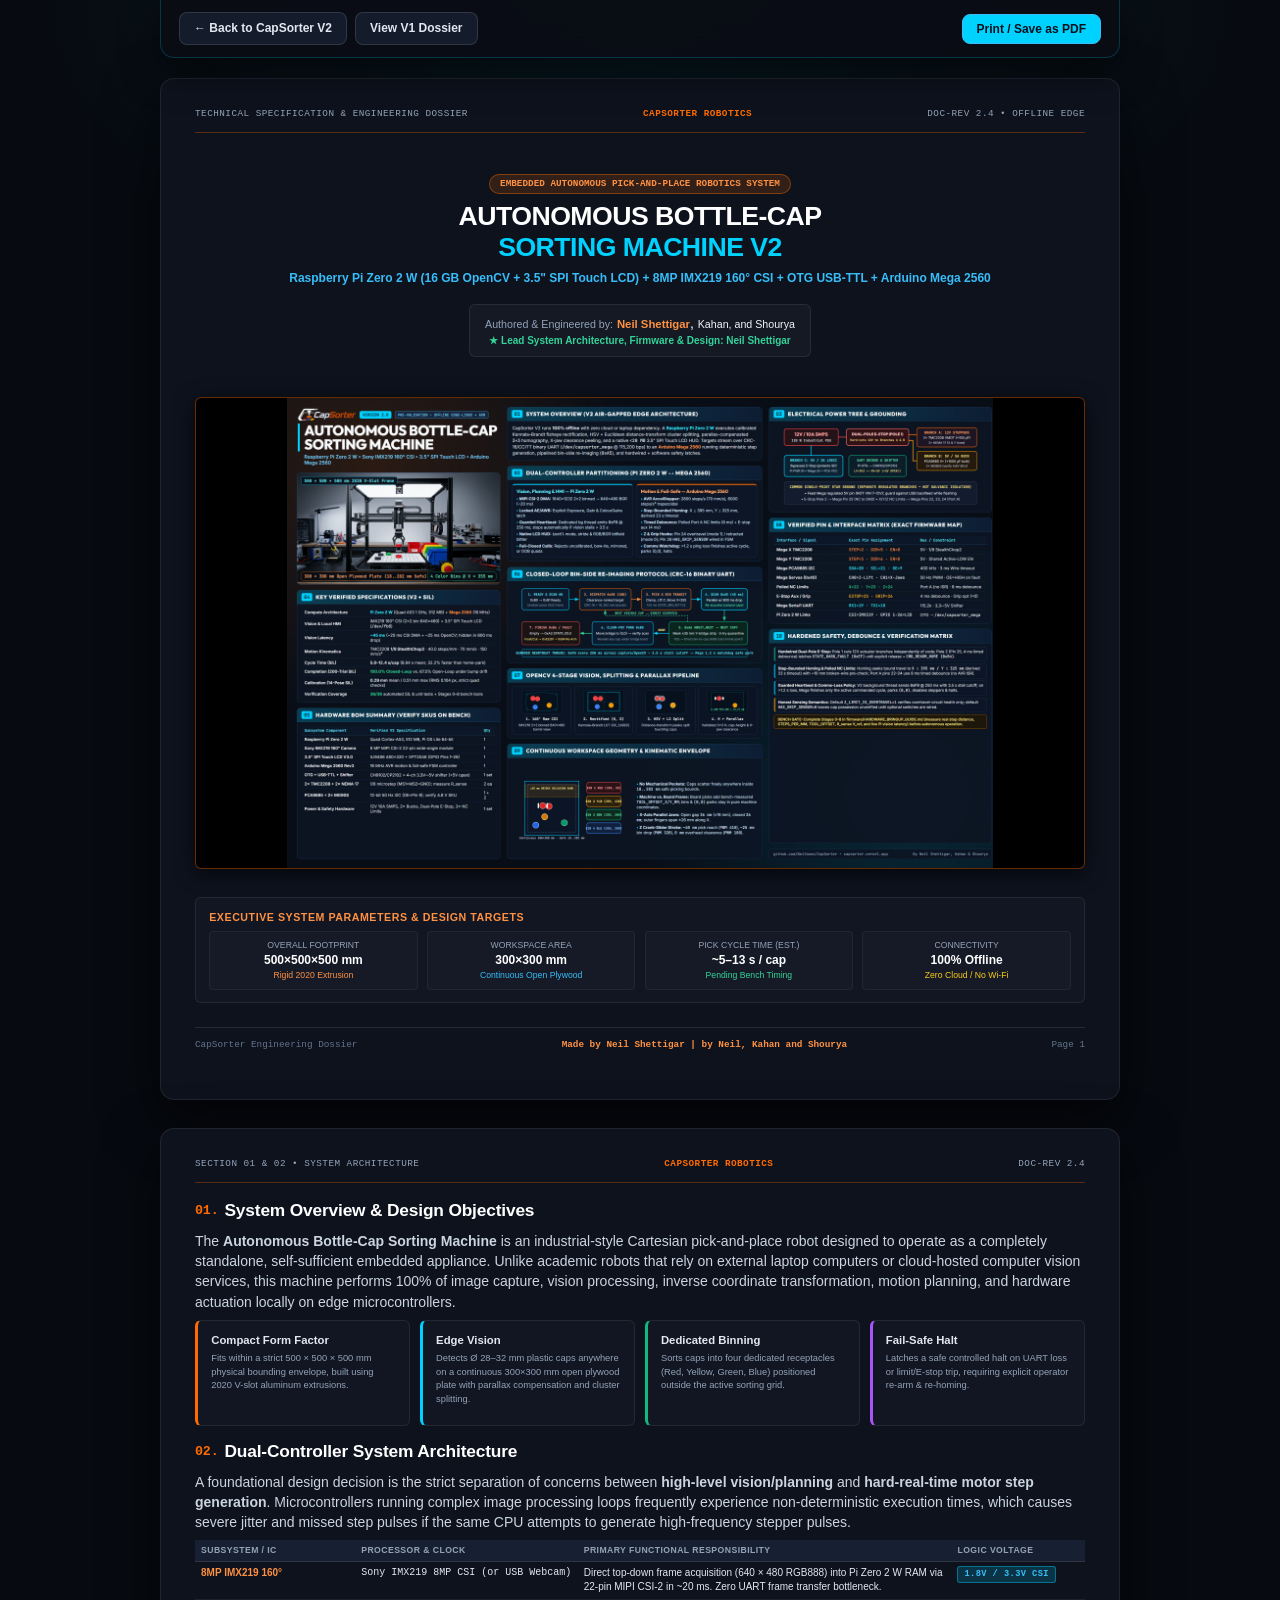
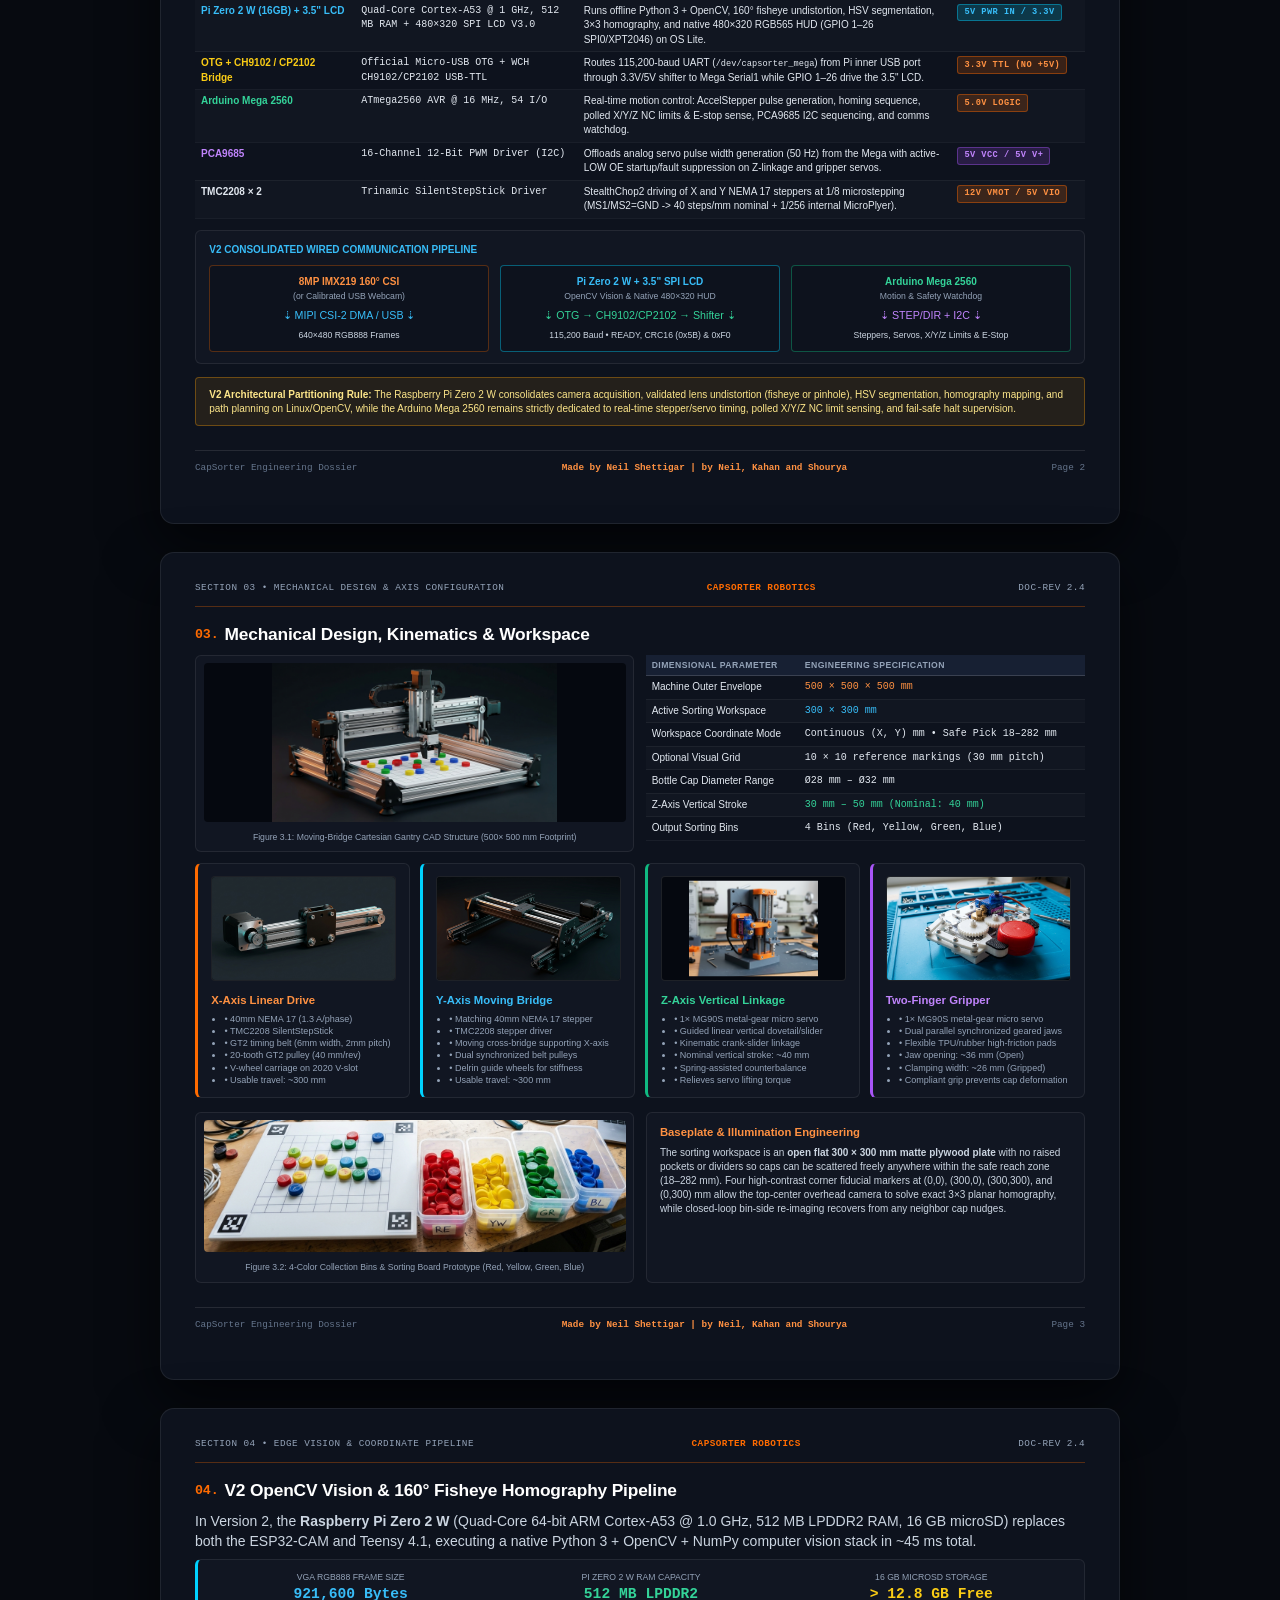
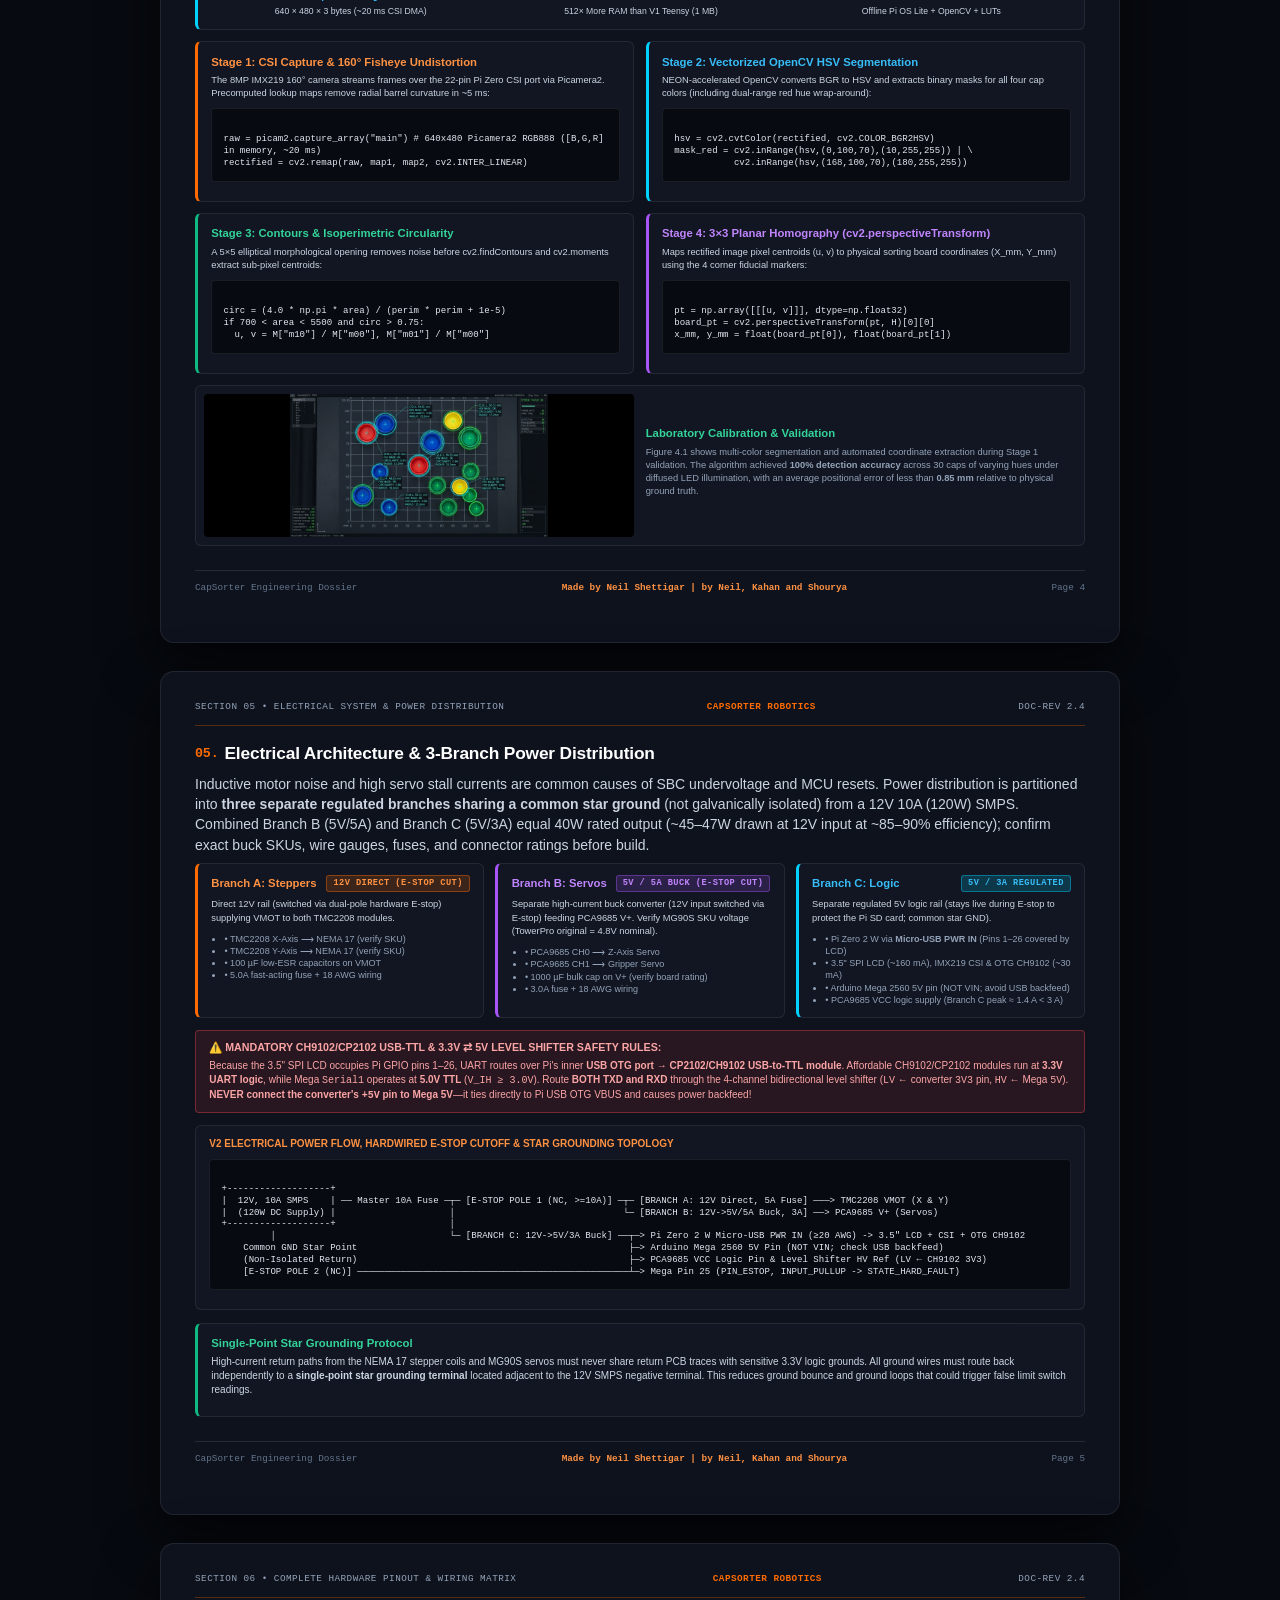
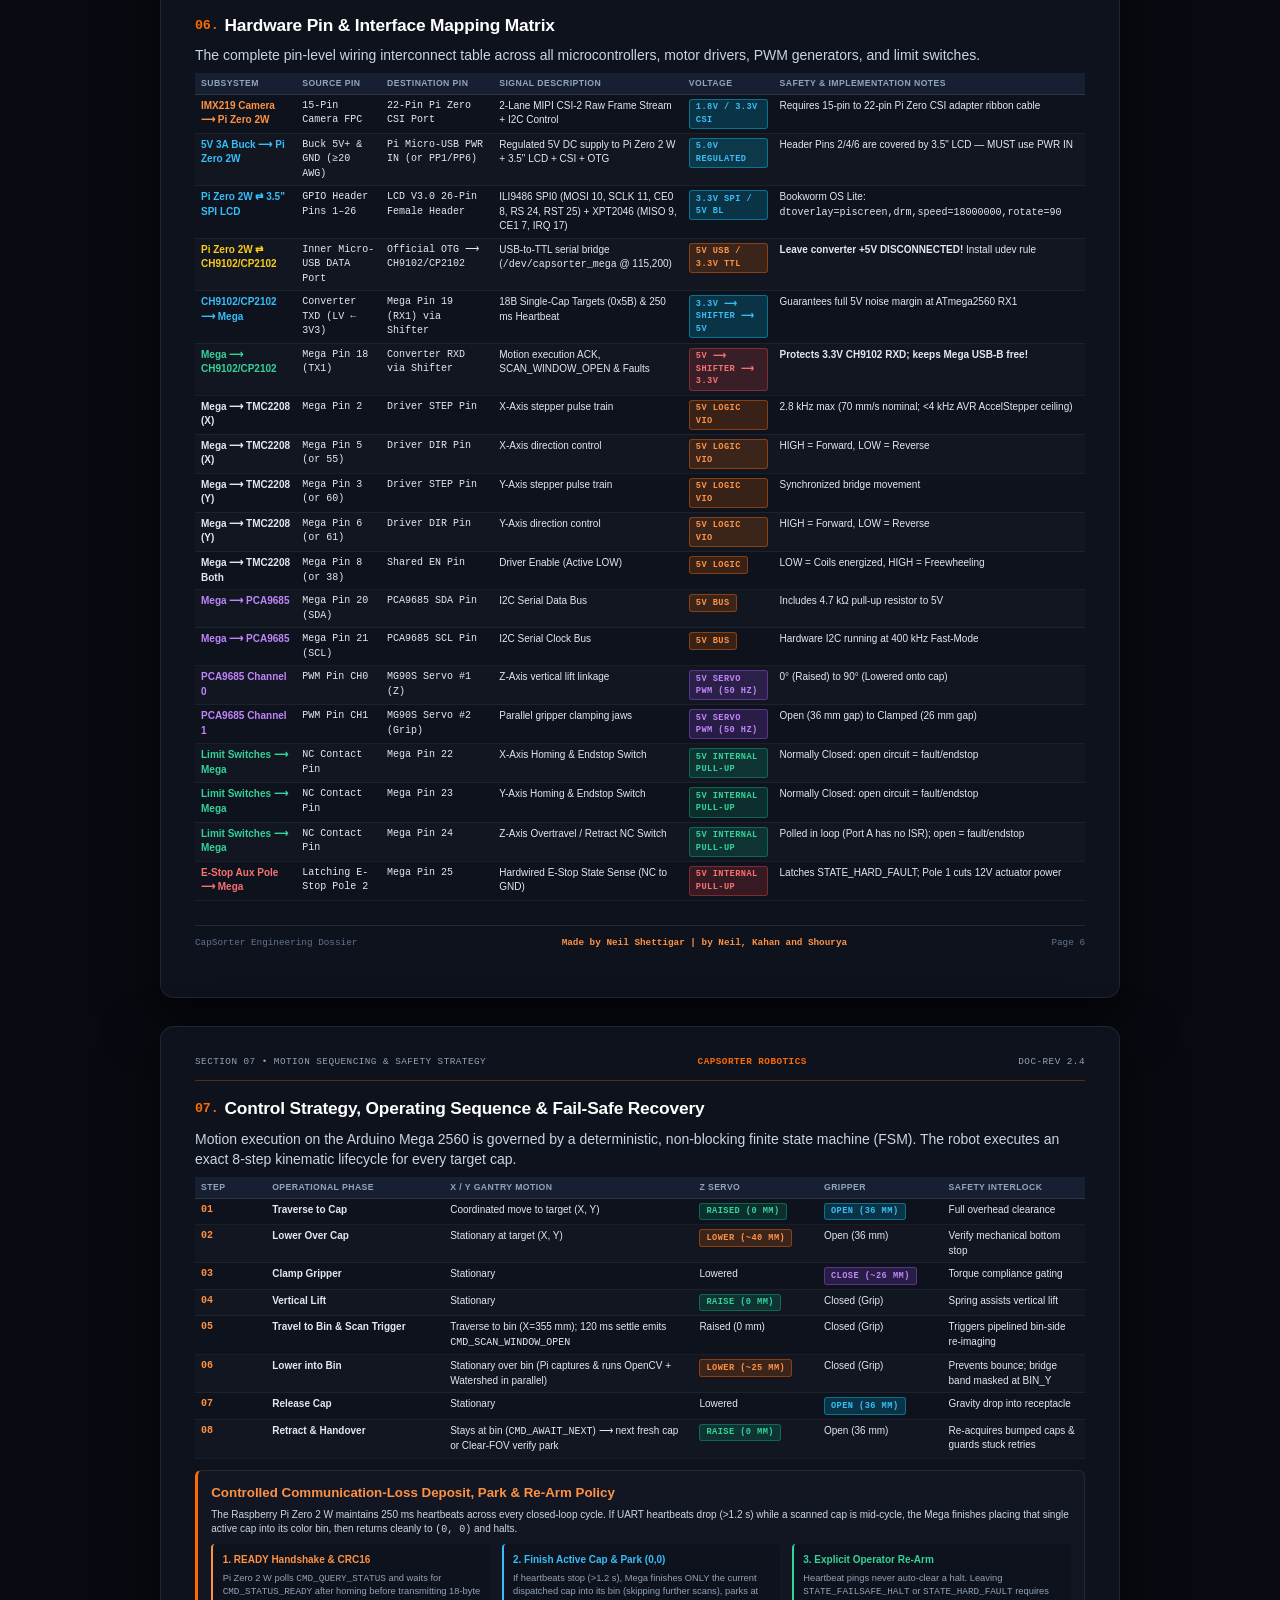
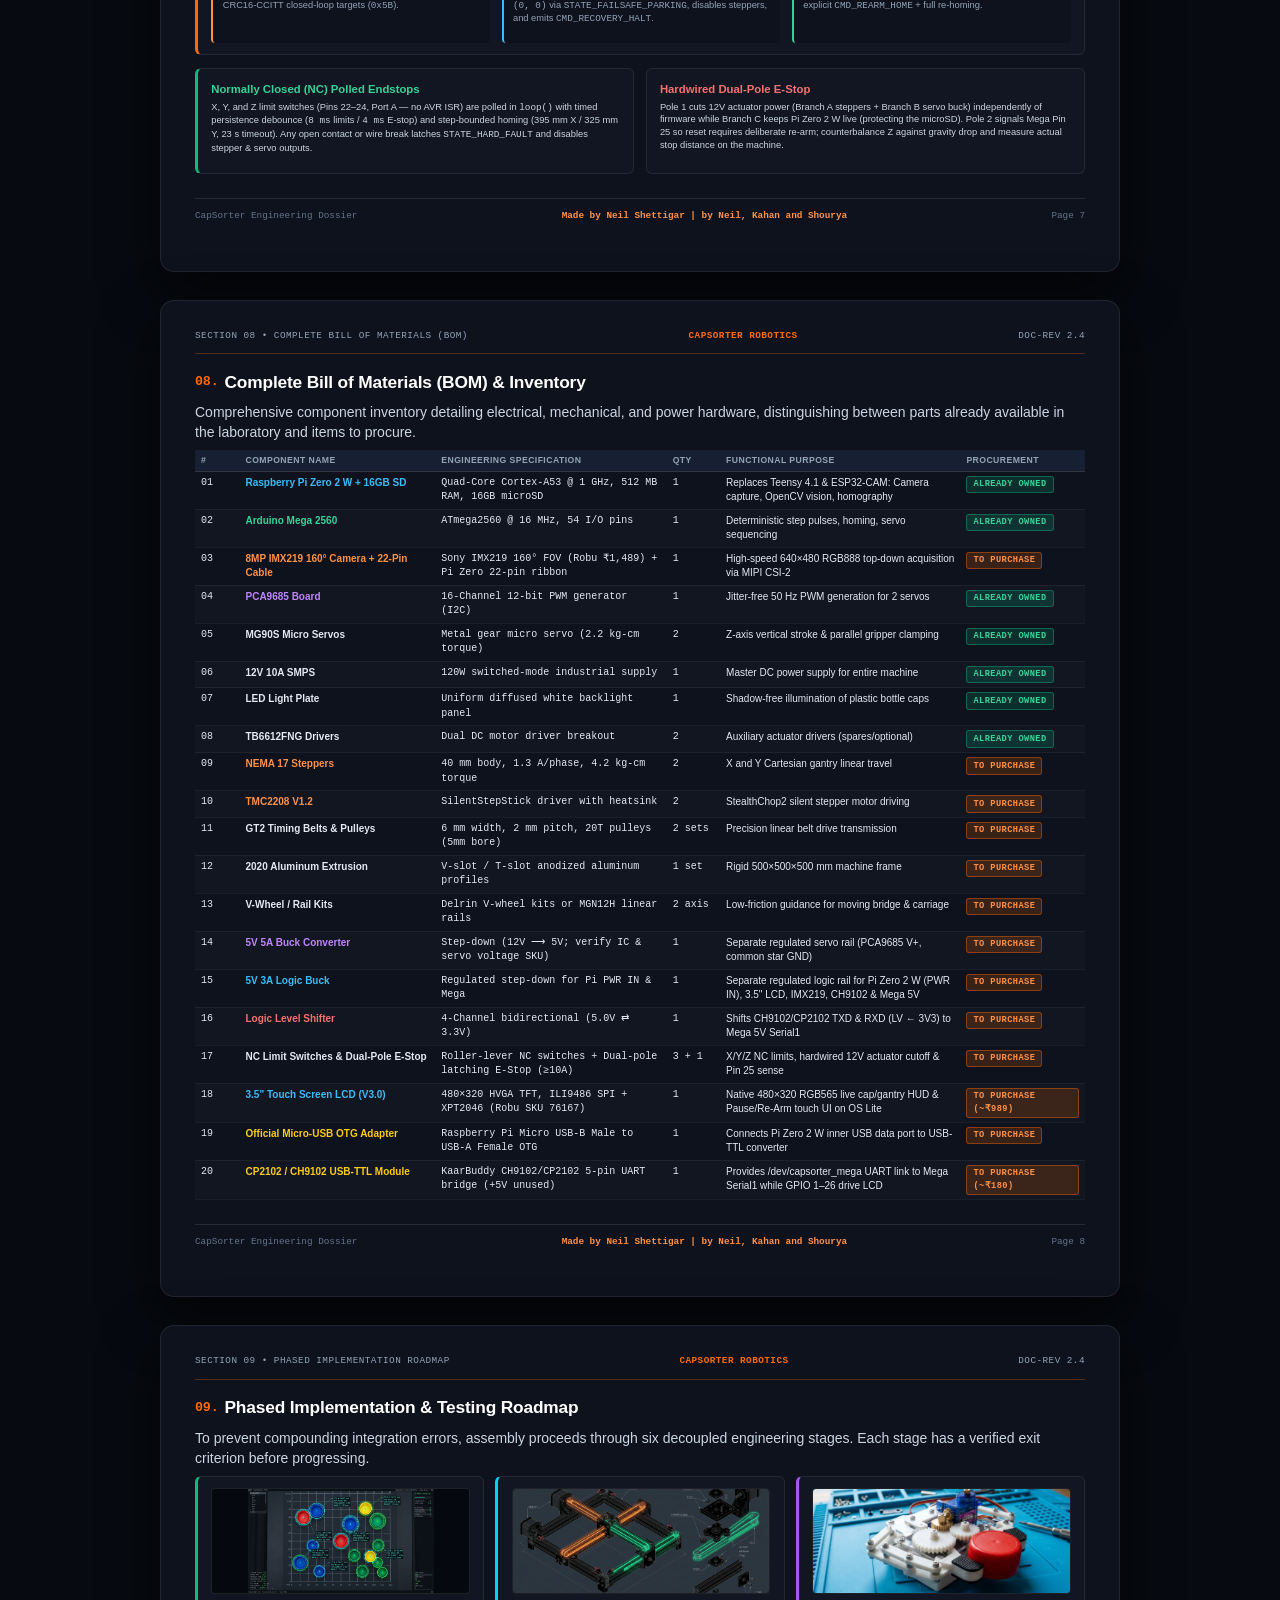
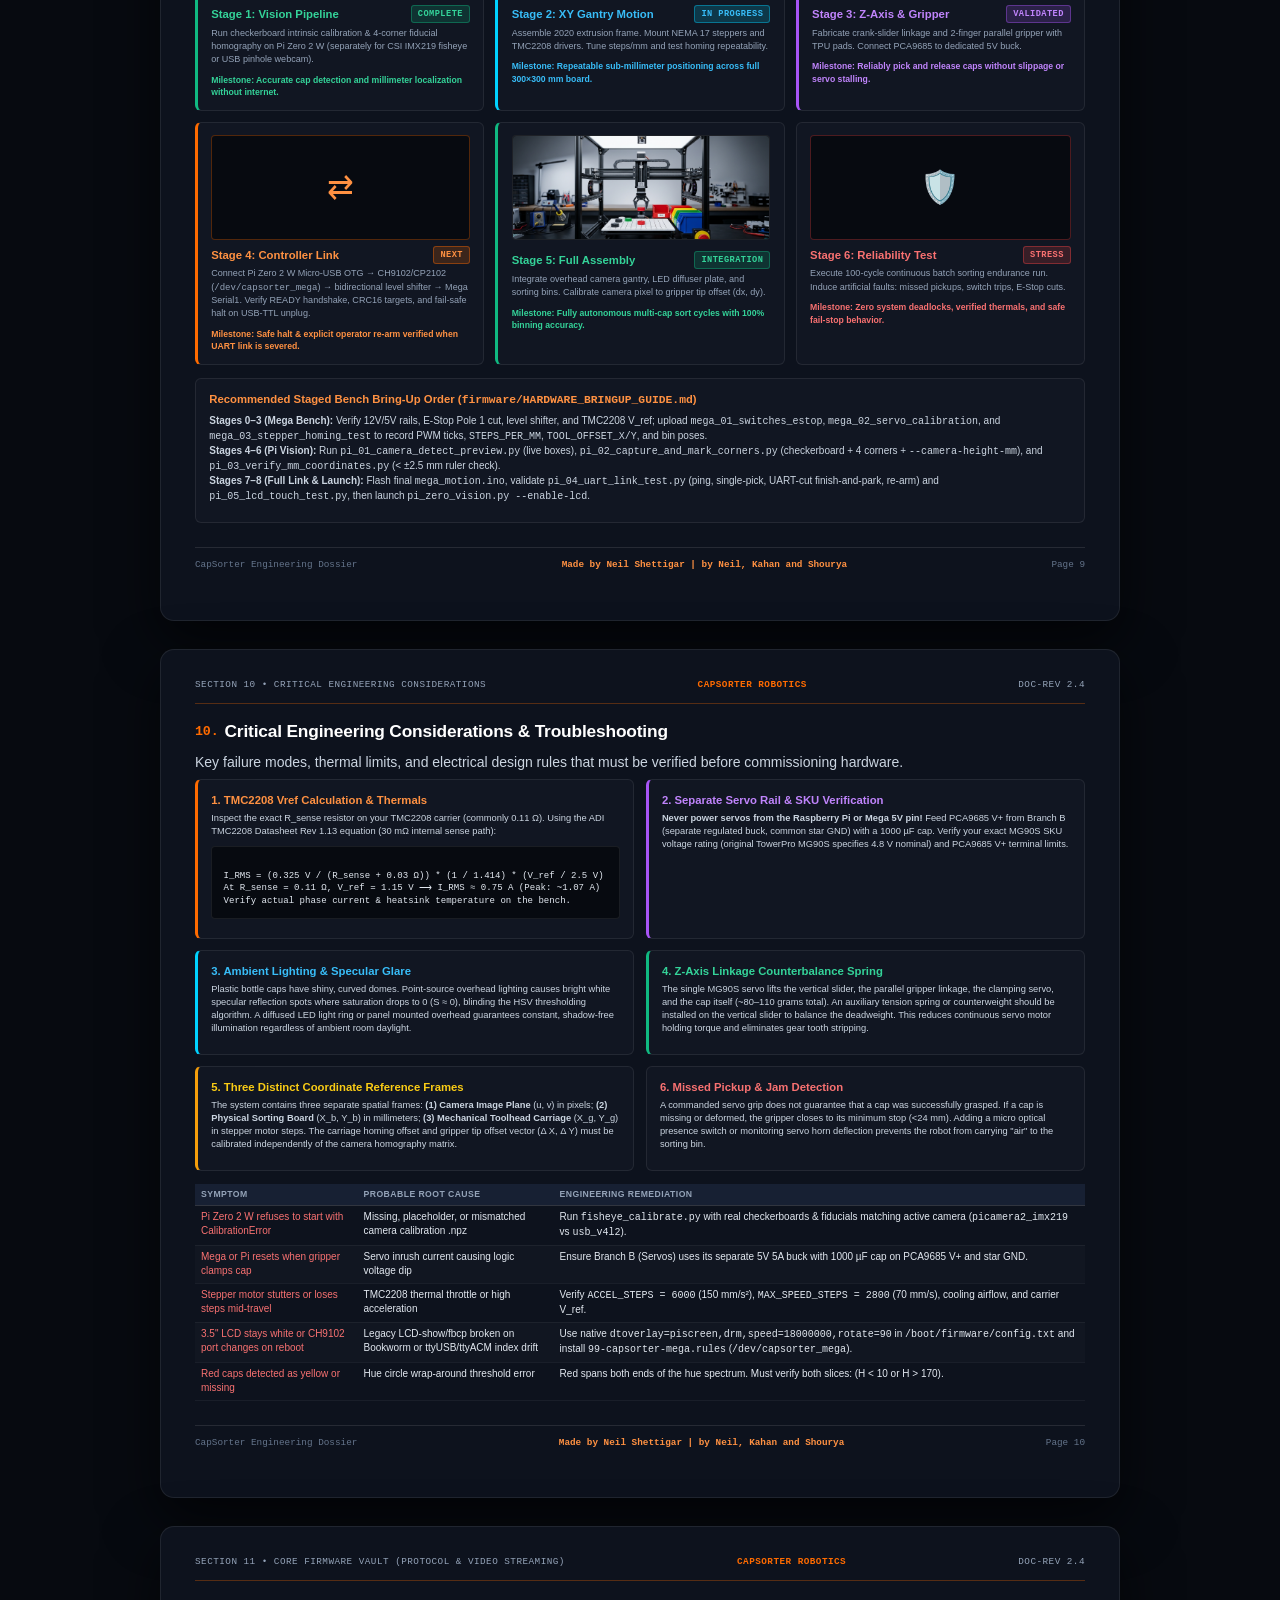
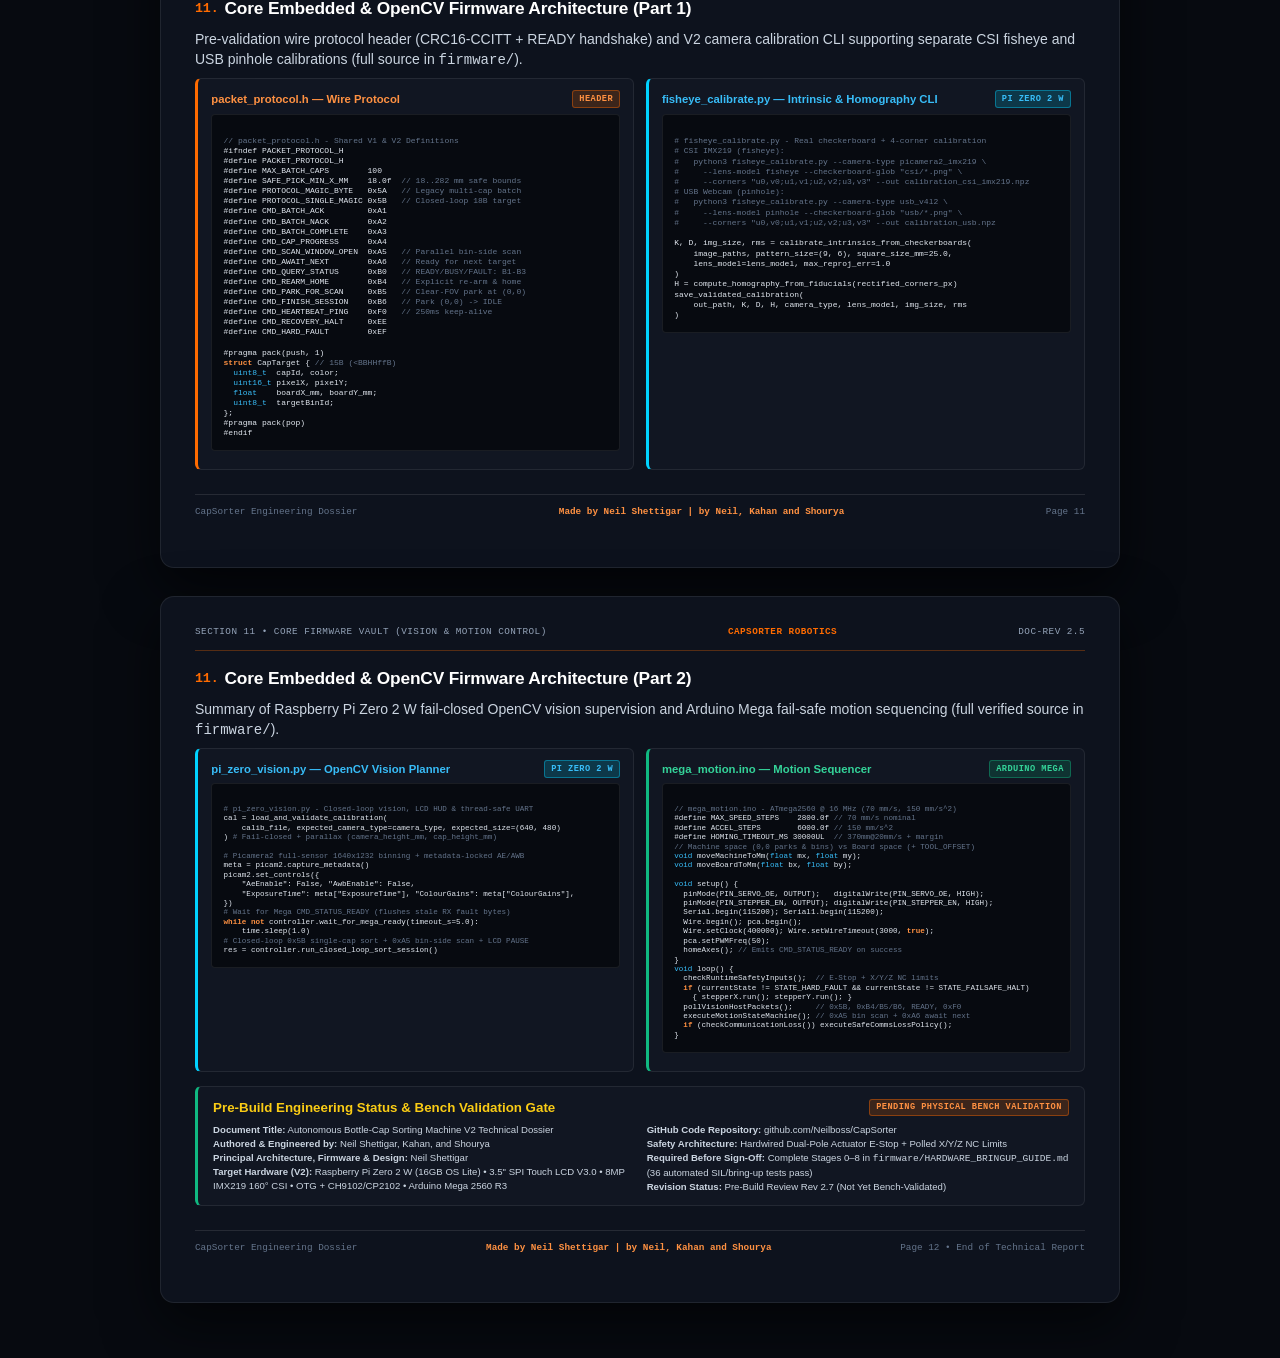
<file: website/pdf_dossier_v2.html>
<!DOCTYPE html>
<html lang="en">
<head>
  <meta charset="UTF-8">
  <meta name="viewport" content="width=device-width, initial-scale=1.0">
  <title>CapSorter V2 (Pi Zero 2 W) | Comprehensive Technical Dossier</title>
  <link rel="icon" type="image/png" href="assets/favicon.png?v=3">
  <style>
    /* ==========================================================================
       Print & Pagination Setup for PDF Generation
       ========================================================================== */
    @page {
      size: A4 portrait;
      margin: 10mm 12mm 12mm 12mm;
    }

    * {
      box-sizing: border-box;
      margin: 0;
      padding: 0;
      -webkit-print-color-adjust: exact !important;
      print-color-adjust: exact !important;
    }

    body {
      background-color: #0a0d14;
      color: #f1f5f9;
      font-family: -apple-system, BlinkMacSystemFont, "Segoe UI", Roboto, Helvetica, Arial, sans-serif;
      font-size: 8.5pt;
      line-height: 1.45;
    }

    .page {
      page-break-after: always;
      break-after: page;
      position: relative;
      min-height: 270mm;
      padding-bottom: 8mm;
    }

    .page:last-child {
      page-break-after: auto;
      break-after: auto;
    }

    /* Avoid page breaks inside cards, tables, figures */
    .card, .table-container, .diagram-box, .code-block, .spec-grid, .photo-card {
      page-break-inside: avoid;
      break-inside: avoid;
    }

    /* Running Header & Footer */
    .doc-header {
      display: flex;
      justify-content: space-between;
      align-items: center;
      padding-bottom: 3mm;
      margin-bottom: 4mm;
      border-bottom: 1px solid rgba(255, 107, 0, 0.3);
      font-size: 7pt;
      font-family: 'Courier New', Courier, monospace;
      color: #94a3b8;
      text-transform: uppercase;
      letter-spacing: 0.05em;
    }
    .doc-header .brand {
      color: #ff6b00;
      font-weight: bold;
    }

    .doc-footer {
      position: absolute;
      bottom: 0;
      left: 0;
      right: 0;
      display: flex;
      justify-content: space-between;
      align-items: center;
      padding-top: 2mm;
      border-top: 1px solid rgba(255, 255, 255, 0.1);
      font-size: 7pt;
      font-family: 'Courier New', Courier, monospace;
      color: #64748b;
    }
    .doc-footer .author-tag {
      color: #ff9142;
      font-weight: 600;
    }

    /* Typography */
    h1 {
      font-size: 20pt;
      font-weight: 800;
      color: #ffffff;
      line-height: 1.15;
      letter-spacing: -0.02em;
    }
    h2 {
      font-size: 13pt;
      font-weight: 700;
      color: #ffffff;
      margin-bottom: 2mm;
      letter-spacing: -0.01em;
      display: flex;
      align-items: center;
      gap: 6px;
    }
    h2 .sec-num {
      color: #ff6b00;
      font-family: 'Courier New', Courier, monospace;
      font-size: 10pt;
    }
    h3 {
      font-size: 10pt;
      font-weight: 700;
      color: #f8fafc;
      margin-bottom: 1.5mm;
    }
    h4 {
      font-size: 8.5pt;
      font-weight: 700;
      color: #e2e8f0;
    }

    p {
      margin-bottom: 2mm;
      color: #cbd5e1;
    }

    .font-mono {
      font-family: 'Courier New', Courier, monospace;
    }

    /* Tech Styling & Cards */
    .card {
      background: #111622;
      border: 1px solid rgba(255, 255, 255, 0.08);
      border-radius: 6px;
      padding: 3mm 3.5mm;
      margin-bottom: 3.5mm;
    }

    .card-orange {
      border-left: 3px solid #ff6b00;
    }
    .card-cyan {
      border-left: 3px solid #00d2ff;
    }
    .card-emerald {
      border-left: 3px solid #10b981;
    }
    .card-purple {
      border-left: 3px solid #a855f7;
    }
    .card-amber {
      border-left: 3px solid #f59e0b;
    }

    /* Badges */
    .badge {
      display: inline-block;
      padding: 1.5px 6px;
      border-radius: 3px;
      font-size: 6.5pt;
      font-weight: 700;
      text-transform: uppercase;
      letter-spacing: 0.05em;
      font-family: 'Courier New', Courier, monospace;
    }
    .badge-orange {
      background: rgba(255, 107, 0, 0.18);
      color: #ff9142;
      border: 1px solid rgba(255, 107, 0, 0.4);
    }
    .badge-cyan {
      background: rgba(0, 210, 255, 0.18);
      color: #38bdf8;
      border: 1px solid rgba(0, 210, 255, 0.4);
    }
    .badge-emerald {
      background: rgba(16, 185, 129, 0.18);
      color: #34d399;
      border: 1px solid rgba(16, 185, 129, 0.4);
    }
    .badge-purple {
      background: rgba(168, 85, 247, 0.18);
      color: #c084fc;
      border: 1px solid rgba(168, 85, 247, 0.4);
    }
    .badge-red {
      background: rgba(239, 68, 68, 0.18);
      color: #f87171;
      border: 1px solid rgba(239, 68, 68, 0.4);
    }

    /* Tables */
    table {
      width: 100%;
      border-collapse: collapse;
      font-size: 7.5pt;
      margin-bottom: 2mm;
    }
    th {
      background: #172033;
      color: #94a3b8;
      font-weight: 700;
      text-transform: uppercase;
      font-size: 6.5pt;
      letter-spacing: 0.05em;
      padding: 4px 6px;
      text-align: left;
      border-bottom: 1px solid rgba(255, 255, 255, 0.15);
    }
    td {
      padding: 4px 6px;
      border-bottom: 1px solid rgba(255, 255, 255, 0.05);
      color: #e2e8f0;
      vertical-align: top;
    }
    tr:nth-child(even) td {
      background: rgba(255, 255, 255, 0.015);
    }

    /* Layout Grids */
    .grid-2 {
      display: grid;
      grid-template-columns: 1fr 1fr;
      gap: 3mm;
    }
    .grid-3 {
      display: grid;
      grid-template-columns: 1fr 1fr 1fr;
      gap: 3mm;
    }
    .grid-4 {
      display: grid;
      grid-template-columns: 1fr 1fr 1fr 1fr;
      gap: 2.5mm;
    }

    /* Code Block */
    .code-box {
      background: #070a10;
      border: 1px solid rgba(255, 255, 255, 0.08);
      border-radius: 4px;
      padding: 3mm;
      font-family: 'Courier New', Courier, monospace;
      font-size: 6.8pt;
      line-height: 1.35;
      color: #e2e8f0;
      margin-bottom: 2mm;
      white-space: pre-wrap;
    }
    .code-comment { color: #64748b; }
    .code-keyword { color: #ff9142; font-weight: bold; }
    .code-type { color: #38bdf8; }
    .code-num { color: #34d399; }
    .code-str { color: #facc15; }

    /* Callouts */
    .callout {
      padding: 2.5mm 3.5mm;
      border-radius: 4px;
      font-size: 7.5pt;
      margin-bottom: 3mm;
      line-height: 1.4;
    }
    .callout-warning {
      background: rgba(245, 158, 11, 0.1);
      border: 1px solid rgba(245, 158, 11, 0.35);
      color: #fde68a;
    }
    .callout-danger {
      background: rgba(239, 68, 68, 0.12);
      border: 1px solid rgba(239, 68, 68, 0.4);
      color: #fca5a5;
    }
    .callout-info {
      background: rgba(0, 210, 255, 0.1);
      border: 1px solid rgba(0, 210, 255, 0.35);
      color: #bae6fd;
    }

    /* Cover Page Special */
    .cover-hero {
      text-align: center;
      padding: 6mm 0 4mm 0;
    }
    .cover-poster-img {
      width: 100%;
      max-height: 125mm;
      object-fit: contain;
      border-radius: 6px;
      border: 1px solid rgba(255, 107, 0, 0.4);
      box-shadow: 0 4px 20px rgba(0, 0, 0, 0.7);
      margin: 4mm 0;
      background: #000;
    }

    /* Inline Images */
    .fig-img {
      width: 100%;
      height: 28mm;
      object-fit: cover;
      border-radius: 4px;
      border: 1px solid rgba(255, 255, 255, 0.1);
      background: #05080f;
      margin-bottom: 1.5mm;
    }
    .fig-img-contain {
      object-fit: contain;
      background: #05080f;
    }

    /* Flow Diagrams */
    .flow-step {
      background: #141b29;
      border: 1px solid rgba(255, 255, 255, 0.1);
      border-radius: 4px;
      padding: 2mm 3mm;
      text-align: center;
      position: relative;
    }
    .flow-arrow {
      text-align: center;
      color: #00d2ff;
      font-size: 8pt;
      font-weight: bold;
      line-height: 1;
      margin: 1mm 0;
    }

    /* Screen-Only Paper Presentation & Floating Toolbar (Print Layout Unchanged) */
    .screen-toolbar {
      display: none;
    }
    @media screen {
      html {
        scroll-behavior: smooth;
      }
      body {
        background: radial-gradient(ellipse 900px 480px at 50% 0%, rgba(0, 210, 255, 0.09), transparent 70%), #070a10;
        padding: 0 16px 48px;
        font-size: 10.5pt;
      }
      .screen-toolbar {
        position: sticky;
        top: 0;
        z-index: 50;
        display: flex;
        align-items: center;
        justify-content: space-between;
        gap: 12px;
        max-width: 960px;
        margin: 0 auto 20px;
        padding: 12px 18px;
        background: rgba(10, 13, 20, 0.92);
        backdrop-filter: blur(14px);
        border: 1px solid rgba(0, 210, 255, 0.22);
        border-top: none;
        border-radius: 0 0 14px 14px;
        box-shadow: 0 14px 36px rgba(0, 0, 0, 0.55);
      }
      .toolbar-group {
        display: flex;
        align-items: center;
        gap: 8px;
        flex-wrap: wrap;
      }
      .toolbar-btn {
        display: inline-flex;
        align-items: center;
        gap: 6px;
        padding: 7px 14px;
        border-radius: 8px;
        font-size: 12px;
        font-weight: 600;
        text-decoration: none;
        cursor: pointer;
        border: 1px solid rgba(255, 255, 255, 0.12);
        background: #141b2b;
        color: #e2e8f0;
        transition: all 0.2s ease;
      }
      .toolbar-btn:hover {
        background: #1e293b;
        border-color: rgba(0, 210, 255, 0.35);
        color: #ffffff;
      }
      .toolbar-btn-primary {
        background: #00d2ff;
        border-color: #38bdf8;
        color: #06101c;
        font-weight: 700;
      }
      .toolbar-btn-primary:hover {
        background: #38bdf8;
        color: #06101c;
      }
      .page {
        max-width: 960px;
        margin: 0 auto 28px;
        padding: 28px 34px 48px;
        background: #0d121d;
        border: 1px solid rgba(255, 255, 255, 0.08);
        border-radius: 14px;
        box-shadow: 0 20px 55px rgba(0, 0, 0, 0.6);
        min-height: auto;
      }
      .doc-footer {
        position: static;
        margin-top: 24px;
        padding-top: 10px;
      }
      @media (max-width: 720px) {
        .page { padding: 18px 16px 28px; }
        .grid-2, .grid-3, .grid-4 { grid-template-columns: 1fr; }
      }
    }
    @media print {
      .screen-toolbar { display: none !important; }
    }
  </style>
</head>
<body>
  <div class="screen-toolbar">
    <div class="toolbar-group">
      <a href="v2.html" class="toolbar-btn">&larr; Back to CapSorter V2</a>
      <a href="pdf_dossier.html" class="toolbar-btn">View V1 Dossier</a>
    </div>
    <div class="toolbar-group">
      <button type="button" onclick="window.print()" class="toolbar-btn toolbar-btn-primary">Print / Save as PDF</button>
    </div>
  </div>

  <!-- =========================================================================
       PAGE 1: COVER PAGE & EXECUTIVE SUMMARY
       ========================================================================= -->
  <div class="page">
    <div class="doc-header">
      <span>TECHNICAL SPECIFICATION & ENGINEERING DOSSIER</span>
      <span class="brand">CAPSORTER ROBOTICS</span>
      <span>DOC-REV 2.4 • OFFLINE EDGE</span>
    </div>

    <div class="cover-hero">
      <div style="display: inline-block; padding: 2px 10px; border-radius: 20px; background: rgba(255,107,0,0.15); border: 1px solid rgba(255,107,0,0.4); color: #ff9142; font-family: 'Courier New', Courier, monospace; font-size: 7pt; font-weight: bold; text-transform: uppercase; margin-bottom: 2mm;">
        Embedded Autonomous Pick-and-Place Robotics System
      </div>

      <h1>AUTONOMOUS BOTTLE-CAP<br><span style="color: #00d2ff;">SORTING MACHINE V2</span></h1>
      
      <div style="margin: 2mm 0; font-size: 9pt; color: #38bdf8; font-weight: 600;">
        Raspberry Pi Zero 2 W (16 GB OpenCV + 3.5" SPI Touch LCD) + 8MP IMX219 160° CSI + OTG USB-TTL + Arduino Mega 2560
      </div>

      <!-- Authors -->
      <div style="margin: 2.5mm 0; padding: 2mm 4mm; background: rgba(255,255,255,0.03); border: 1px solid rgba(255,255,255,0.08); border-radius: 6px; display: inline-block;">
        <span style="font-size: 8pt; color: #94a3b8;">Authored & Engineered by:</span>
        <strong style="font-size: 8.5pt; color: #ff9142;"> Neil Shettigar</strong>, 
        <span style="font-size: 8pt; color: #f1f5f9;">Kahan, and Shourya</span>
        <div style="font-size: 7.5pt; color: #34d399; font-weight: 600; margin-top: 1px;">
          ★ Lead System Architecture, Firmware & Design: Neil Shettigar
        </div>
      </div>
    </div>

    <!-- Master System Poster (V2 Architecture) -->
    <img src="assets/system_poster_v2.jpg" alt="V2 Autonomous Bottle-Cap Sorting Machine Master Diagram (4K)" class="cover-poster-img">

    <!-- Executive Quick Specs Table -->
    <div class="card" style="margin-top: 2mm;">
      <div style="font-weight: bold; font-size: 8pt; color: #ff9142; margin-bottom: 1.5mm; text-transform: uppercase; letter-spacing: 0.05em;">
        Executive System Parameters & Design Targets
      </div>
      <div class="grid-4" style="text-align: center; font-size: 7.5pt;">
        <div style="background: rgba(255,255,255,0.02); padding: 2mm; border-radius: 4px; border: 1px solid rgba(255,255,255,0.05);">
          <div style="color: #94a3b8; font-size: 6.5pt; text-transform: uppercase;">Overall Footprint</div>
          <div style="font-weight: bold; color: #ffffff; font-size: 9pt;">500×500×500 mm</div>
          <div style="color: #ff9142; font-size: 6.5pt;">Rigid 2020 Extrusion</div>
        </div>
        <div style="background: rgba(255,255,255,0.02); padding: 2mm; border-radius: 4px; border: 1px solid rgba(255,255,255,0.05);">
          <div style="color: #94a3b8; font-size: 6.5pt; text-transform: uppercase;">Workspace Area</div>
          <div style="font-weight: bold; color: #ffffff; font-size: 9pt;">300×300 mm</div>
          <div style="color: #38bdf8; font-size: 6.5pt;">Continuous Open Plywood</div>
        </div>
        <div style="background: rgba(255,255,255,0.02); padding: 2mm; border-radius: 4px; border: 1px solid rgba(255,255,255,0.05);">
          <div style="color: #94a3b8; font-size: 6.5pt; text-transform: uppercase;">Pick Cycle Time (Est.)</div>
          <div style="font-weight: bold; color: #ffffff; font-size: 9pt;">~5–13 s / cap</div>
          <div style="color: #34d399; font-size: 6.5pt;">Pending Bench Timing</div>
        </div>
        <div style="background: rgba(255,255,255,0.02); padding: 2mm; border-radius: 4px; border: 1px solid rgba(255,255,255,0.05);">
          <div style="color: #94a3b8; font-size: 6.5pt; text-transform: uppercase;">Connectivity</div>
          <div style="font-weight: bold; color: #ffffff; font-size: 9pt;">100% Offline</div>
          <div style="color: #facc15; font-size: 6.5pt;">Zero Cloud / No Wi-Fi</div>
        </div>
      </div>
    </div>

    <div class="doc-footer">
      <span>CapSorter Engineering Dossier</span>
      <span class="author-tag">Made by Neil Shettigar | by Neil, Kahan and Shourya</span>
      <span>Page 1</span>
    </div>
  </div>

  <!-- =========================================================================
       PAGE 2: SECTION 01 & 02 - SYSTEM OVERVIEW & DUAL ARCHITECTURE
       ========================================================================= -->
  <div class="page">
    <div class="doc-header">
      <span>SECTION 01 & 02 • SYSTEM ARCHITECTURE</span>
      <span class="brand">CAPSORTER ROBOTICS</span>
      <span>DOC-REV 2.4</span>
    </div>

    <h2><span class="sec-num">01.</span> System Overview & Design Objectives</h2>
    <p>
      The <strong>Autonomous Bottle-Cap Sorting Machine</strong> is an industrial-style Cartesian pick-and-place robot designed to operate as a completely standalone, self-sufficient embedded appliance. Unlike academic robots that rely on external laptop computers or cloud-hosted computer vision services, this machine performs 100% of image capture, vision processing, inverse coordinate transformation, motion planning, and hardware actuation locally on edge microcontrollers.
    </p>

    <div class="grid-4" style="margin-bottom: 3.5mm;">
      <div class="card card-orange" style="margin: 0;">
        <h4>Compact Form Factor</h4>
        <p style="font-size: 7pt; margin-top: 1mm; color: #94a3b8;">
          Fits within a strict 500 × 500 × 500 mm physical bounding envelope, built using 2020 V-slot aluminum extrusions.
        </p>
      </div>
      <div class="card card-cyan" style="margin: 0;">
        <h4>Edge Vision</h4>
        <p style="font-size: 7pt; margin-top: 1mm; color: #94a3b8;">
          Detects Ø 28–32 mm plastic caps anywhere on a continuous 300×300 mm open plywood plate with parallax compensation and cluster splitting.
        </p>
      </div>
      <div class="card card-emerald" style="margin: 0;">
        <h4>Dedicated Binning</h4>
        <p style="font-size: 7pt; margin-top: 1mm; color: #94a3b8;">
          Sorts caps into four dedicated receptacles (Red, Yellow, Green, Blue) positioned outside the active sorting grid.
        </p>
      </div>
      <div class="card card-purple" style="margin: 0;">
        <h4>Fail-Safe Halt</h4>
        <p style="font-size: 7pt; margin-top: 1mm; color: #94a3b8;">
          Latches a safe controlled halt on UART loss or limit/E-stop trip, requiring explicit operator re-arm &amp; re-homing.
        </p>
      </div>
    </div>

    <h2><span class="sec-num">02.</span> Dual-Controller System Architecture</h2>
    <p>
      A foundational design decision is the strict separation of concerns between <strong>high-level vision/planning</strong> and <strong>hard-real-time motor step generation</strong>. Microcontrollers running complex image processing loops frequently experience non-deterministic execution times, which causes severe jitter and missed step pulses if the same CPU attempts to generate high-frequency stepper pulses.
    </p>

    <!-- Division of Responsibilities Table -->
    <div class="table-container">
      <table>
        <thead>
          <tr>
            <th style="width: 18%;">Subsystem / IC</th>
            <th style="width: 25%;">Processor & Clock</th>
            <th style="width: 42%;">Primary Functional Responsibility</th>
            <th style="width: 15%;">Logic Voltage</th>
          </tr>
        </thead>
        <tbody>
          <tr>
            <td><strong style="color: #ff9142;">8MP IMX219 160°</strong></td>
            <td class="font-mono">Sony IMX219 8MP CSI (or USB Webcam)</td>
            <td>Direct top-down frame acquisition (640 × 480 RGB888) into Pi Zero 2 W RAM via 22-pin MIPI CSI-2 in ~20 ms. Zero UART frame transfer bottleneck.</td>
            <td><span class="badge badge-cyan">1.8V / 3.3V CSI</span></td>
          </tr>
          <tr>
            <td><strong style="color: #38bdf8;">Pi Zero 2 W (16GB) + 3.5" LCD</strong></td>
            <td class="font-mono">Quad-Core Cortex-A53 @ 1 GHz, 512 MB RAM + 480×320 SPI LCD V3.0</td>
            <td>Runs offline Python 3 + OpenCV, 160° fisheye undistortion, HSV segmentation, 3×3 homography, and native 480×320 RGB565 HUD (GPIO 1–26 SPI0/XPT2046) on OS Lite.</td>
            <td><span class="badge badge-cyan">5V PWR IN / 3.3V</span></td>
          </tr>
          <tr>
            <td><strong style="color: #facc15;">OTG + CH9102 / CP2102 Bridge</strong></td>
            <td class="font-mono">Official Micro-USB OTG + WCH CH9102/CP2102 USB-TTL</td>
            <td>Routes 115,200-baud UART (<code style="font-size:6.5pt;">/dev/capsorter_mega</code>) from Pi inner USB port through 3.3V/5V shifter to Mega Serial1 while GPIO 1–26 drive the 3.5" LCD.</td>
            <td><span class="badge badge-orange">3.3V TTL (No +5V)</span></td>
          </tr>
          <tr>
            <td><strong style="color: #34d399;">Arduino Mega 2560</strong></td>
            <td class="font-mono">ATmega2560 AVR @ 16 MHz, 54 I/O</td>
            <td>Real-time motion control: AccelStepper pulse generation, homing sequence, polled X/Y/Z NC limits &amp; E-stop sense, PCA9685 I2C sequencing, and comms watchdog.</td>
            <td><span class="badge badge-orange">5.0V Logic</span></td>
          </tr>
          <tr>
            <td><strong style="color: #c084fc;">PCA9685</strong></td>
            <td class="font-mono">16-Channel 12-Bit PWM Driver (I2C)</td>
            <td>Offloads analog servo pulse width generation (50 Hz) from the Mega with active-LOW OE startup/fault suppression on Z-linkage and gripper servos.</td>
            <td><span class="badge badge-purple">5V VCC / 5V V+</span></td>
          </tr>
          <tr>
            <td><strong style="color: #e2e8f0;">TMC2208 × 2</strong></td>
            <td class="font-mono">Trinamic SilentStepStick Driver</td>
            <td>StealthChop2 driving of X and Y NEMA 17 steppers at 1/8 microstepping (MS1/MS2=GND -> 40 steps/mm nominal + 1/256 internal MicroPlyer).</td>
            <td><span class="badge badge-orange">12V VMOT / 5V VIO</span></td>
          </tr>
        </tbody>
      </table>
    </div>

    <!-- Communication Pipeline Visual Block -->
    <div class="card" style="margin-top: 3mm;">
      <div style="font-weight: bold; font-size: 7.5pt; color: #38bdf8; margin-bottom: 2mm; text-transform: uppercase;">
        V2 Consolidated Wired Communication Pipeline
      </div>
      <div class="grid-3" style="text-align: center; font-size: 7.5pt;">
        <div style="background: #0d121d; border: 1px solid rgba(255,107,0,0.3); border-radius: 4px; padding: 2.5mm;">
          <div style="color: #ff9142; font-weight: bold;">8MP IMX219 160° CSI</div>
          <div style="font-size: 6.5pt; color: #94a3b8;">(or Calibrated USB Webcam)</div>
          <div style="margin: 1.5mm 0; font-size: 8pt; color: #38bdf8;">⇣ MIPI CSI-2 DMA / USB ⇣</div>
          <div style="font-size: 6.5pt; color: #cbd5e1;">640×480 RGB888 Frames</div>
        </div>
        <div style="background: #0d121d; border: 1px solid rgba(0,210,255,0.4); border-radius: 4px; padding: 2.5mm;">
          <div style="color: #38bdf8; font-weight: bold;">Pi Zero 2 W + 3.5" SPI LCD</div>
          <div style="font-size: 6.5pt; color: #94a3b8;">OpenCV Vision &amp; Native 480×320 HUD</div>
          <div style="margin: 1.5mm 0; font-size: 8pt; color: #34d399;">⇣ OTG → CH9102/CP2102 → Shifter ⇣</div>
          <div style="font-size: 6.5pt; color: #cbd5e1;">115,200 Baud • READY, CRC16 (0x5B) &amp; 0xF0</div>
        </div>
        <div style="background: #0d121d; border: 1px solid rgba(16,185,129,0.4); border-radius: 4px; padding: 2.5mm;">
          <div style="color: #34d399; font-weight: bold;">Arduino Mega 2560</div>
          <div style="font-size: 6.5pt; color: #94a3b8;">Motion &amp; Safety Watchdog</div>
          <div style="margin: 1.5mm 0; font-size: 8pt; color: #c084fc;">⇣ STEP/DIR + I2C ⇣</div>
          <div style="font-size: 6.5pt; color: #cbd5e1;">Steppers, Servos, X/Y/Z Limits &amp; E-Stop</div>
        </div>
      </div>
    </div>

    <div class="callout callout-warning">
      <strong>V2 Architectural Partitioning Rule:</strong> The Raspberry Pi Zero 2 W consolidates camera acquisition, validated lens undistortion (fisheye or pinhole), HSV segmentation, homography mapping, and path planning on Linux/OpenCV, while the Arduino Mega 2560 remains strictly dedicated to real-time stepper/servo timing, polled X/Y/Z NC limit sensing, and fail-safe halt supervision.
    </div>

    <div class="doc-footer">
      <span>CapSorter Engineering Dossier</span>
      <span class="author-tag">Made by Neil Shettigar | by Neil, Kahan and Shourya</span>
      <span>Page 2</span>
    </div>
  </div>

  <!-- =========================================================================
       PAGE 3: SECTION 03 - MECHANICAL DESIGN & KINEMATICS
       ========================================================================= -->
  <div class="page">
    <div class="doc-header">
      <span>SECTION 03 • MECHANICAL DESIGN & AXIS CONFIGURATION</span>
      <span class="brand">CAPSORTER ROBOTICS</span>
      <span>DOC-REV 2.4</span>
    </div>

    <h2><span class="sec-num">03.</span> Mechanical Design, Kinematics & Workspace</h2>
    
    <div class="grid-2" style="margin-bottom: 3mm;">
      <!-- CAD Image & Structure -->
      <div>
        <div class="card" style="padding: 2mm; margin: 0;">
          <img src="assets/images/gantry_3axis_cad.png" alt="Cartesian 3-Axis Gantry Robot" style="width: 100%; height: 42mm; object-fit: contain; background: #05080f; border-radius: 4px;">
          <div style="font-size: 6.5pt; color: #94a3b8; text-align: center; margin-top: 1mm;">
            Figure 3.1: Moving-Bridge Cartesian Gantry CAD Structure (500× 500 mm Footprint)
          </div>
        </div>
      </div>

      <!-- Kinematics & Travel Table -->
      <div>
        <div class="table-container">
          <table>
            <thead>
              <tr>
                <th>Dimensional Parameter</th>
                <th>Engineering Specification</th>
              </tr>
            </thead>
            <tbody>
              <tr>
                <td>Machine Outer Envelope</td>
                <td class="font-mono" style="color: #ff9142;">500 × 500 × 500 mm</td>
              </tr>
              <tr>
                <td>Active Sorting Workspace</td>
                <td class="font-mono" style="color: #38bdf8;">300 × 300 mm</td>
              </tr>
              <tr>
                <td>Workspace Coordinate Mode</td>
                <td class="font-mono">Continuous (X, Y) mm • Safe Pick 18–282 mm</td>
              </tr>
              <tr>
                <td>Optional Visual Grid</td>
                <td class="font-mono">10 × 10 reference markings (30 mm pitch)</td>
              </tr>
              <tr>
                <td>Bottle Cap Diameter Range</td>
                <td class="font-mono">Ø28 mm – Ø32 mm</td>
              </tr>
              <tr>
                <td>Z-Axis Vertical Stroke</td>
                <td class="font-mono" style="color: #34d399;">30 mm – 50 mm (Nominal: 40 mm)</td>
              </tr>
              <tr>
                <td>Output Sorting Bins</td>
                <td class="font-mono">4 Bins (Red, Yellow, Green, Blue)</td>
              </tr>
            </tbody>
          </table>
        </div>
      </div>
    </div>

    <!-- 4 Axes Detailed Cards -->
    <div class="grid-4" style="margin-bottom: 3.5mm;">
      
      <!-- X-Axis -->
      <div class="card card-orange" style="margin: 0;">
        <img src="assets/images/axis_x_vslot.png" alt="X-Axis Actuator" class="fig-img fig-img-contain">
        <h4 style="color: #ff9142;">X-Axis Linear Drive</h4>
        <ul style="font-size: 6.8pt; color: #94a3b8; padding-left: 3.5mm; margin-top: 1mm; line-height: 1.35;">
          <li>• 40mm NEMA 17 (1.3 A/phase)</li>
          <li>• TMC2208 SilentStepStick</li>
          <li>• GT2 timing belt (6mm width, 2mm pitch)</li>
          <li>• 20-tooth GT2 pulley (40 mm/rev)</li>
          <li>• V-wheel carriage on 2020 V-slot</li>
          <li>• Usable travel: ~300 mm</li>
        </ul>
      </div>

      <!-- Y-Axis -->
      <div class="card card-cyan" style="margin: 0;">
        <img src="assets/images/axis_y_gantry.png" alt="Y-Axis Moving Bridge" class="fig-img fig-img-contain">
        <h4 style="color: #38bdf8;">Y-Axis Moving Bridge</h4>
        <ul style="font-size: 6.8pt; color: #94a3b8; padding-left: 3.5mm; margin-top: 1mm; line-height: 1.35;">
          <li>• Matching 40mm NEMA 17 stepper</li>
          <li>• TMC2208 stepper driver</li>
          <li>• Moving cross-bridge supporting X-axis</li>
          <li>• Dual synchronized belt pulleys</li>
          <li>• Delrin guide wheels for stiffness</li>
          <li>• Usable travel: ~300 mm</li>
        </ul>
      </div>

      <!-- Z-Axis -->
      <div class="card card-emerald" style="margin: 0;">
        <img src="assets/images/axis_z_slider.png" alt="Z-Axis Linkage" class="fig-img" style="object-fit: contain; background: #05080f; padding: 1mm;">
        <h4 style="color: #34d399;">Z-Axis Vertical Linkage</h4>
        <ul style="font-size: 6.8pt; color: #94a3b8; padding-left: 3.5mm; margin-top: 1mm; line-height: 1.35;">
          <li>• 1× MG90S metal-gear micro servo</li>
          <li>• Guided linear vertical dovetail/slider</li>
          <li>• Kinematic crank-slider linkage</li>
          <li>• Nominal vertical stroke: ~40 mm</li>
          <li>• Spring-assisted counterbalance</li>
          <li>• Relieves servo lifting torque</li>
        </ul>
      </div>

      <!-- Gripper -->
      <div class="card card-purple" style="margin: 0;">
        <img src="assets/images/gripper_servo_stage3.png" alt="Parallel Gripper" class="fig-img">
        <h4 style="color: #c084fc;">Two-Finger Gripper</h4>
        <ul style="font-size: 6.8pt; color: #94a3b8; padding-left: 3.5mm; margin-top: 1mm; line-height: 1.35;">
          <li>• 1× MG90S metal-gear micro servo</li>
          <li>• Dual parallel synchronized geared jaws</li>
          <li>• Flexible TPU/rubber high-friction pads</li>
          <li>• Jaw opening: ~36 mm (Open)</li>
          <li>• Clamping width: ~26 mm (Gripped)</li>
          <li>• Compliant grip prevents cap deformation</li>
        </ul>
      </div>

    </div>

    <!-- Workspace & Bins Real Photo Section -->
    <div class="grid-2">
      <div class="card" style="padding: 2mm; margin: 0;">
        <img src="assets/images/sorting_bins_caps.png" alt="Sorting Board with Bottle Caps" style="width: 100%; height: 35mm; object-fit: cover; border-radius: 4px;">
        <div style="font-size: 6.5pt; color: #94a3b8; text-align: center; margin-top: 1mm;">
          Figure 3.2: 4-Color Collection Bins & Sorting Board Prototype (Red, Yellow, Green, Blue)
        </div>
      </div>
      <div class="card" style="margin: 0;">
        <h4 style="color: #ff9142; margin-bottom: 1.5mm;">Baseplate & Illumination Engineering</h4>
        <p style="font-size: 7.5pt; color: #cbd5e1; line-height: 1.4;">
          The sorting workspace is an <strong>open flat 300 × 300 mm matte plywood plate</strong> with no raised pockets or dividers so caps can be scattered freely anywhere within the safe reach zone (18–282 mm). Four high-contrast corner fiducial markers at (0,0), (300,0), (300,300), and (0,300) mm allow the top-center overhead camera to solve exact 3×3 planar homography, while closed-loop bin-side re-imaging recovers from any neighbor cap nudges.
        </p>
      </div>
    </div>

    <div class="doc-footer">
      <span>CapSorter Engineering Dossier</span>
      <span class="author-tag">Made by Neil Shettigar | by Neil, Kahan and Shourya</span>
      <span>Page 3</span>
    </div>
  </div>

  <!-- =========================================================================
       PAGE 4: SECTION 04 - EDGE COMPUTER VISION PIPELINE
       ========================================================================= -->
  <div class="page">
    <div class="doc-header">
      <span>SECTION 04 • EDGE VISION & COORDINATE PIPELINE</span>
      <span class="brand">CAPSORTER ROBOTICS</span>
      <span>DOC-REV 2.4</span>
    </div>

    <h2><span class="sec-num">04.</span> V2 OpenCV Vision &amp; 160° Fisheye Homography Pipeline</h2>
    <p>
      In Version 2, the <strong>Raspberry Pi Zero 2 W</strong> (Quad-Core 64-bit ARM Cortex-A53 @ 1.0 GHz, 512 MB LPDDR2 RAM, 16 GB microSD) replaces both the ESP32-CAM and Teensy 4.1, executing a native Python 3 + OpenCV + NumPy computer vision stack in ~45 ms total.
    </p>

    <!-- Memory Arithmetic & Budget Callout -->
    <div class="card card-cyan" style="margin-bottom: 3mm;">
      <div class="grid-3" style="text-align: center; font-size: 7.5pt;">
        <div>
          <div style="color: #94a3b8; font-size: 6.5pt; text-transform: uppercase;">VGA RGB888 Frame Size</div>
          <div class="font-mono" style="font-size: 11pt; font-weight: bold; color: #38bdf8;">921,600 Bytes</div>
          <div style="color: #cbd5e1; font-size: 6.5pt;">640 × 480 × 3 bytes (~20 ms CSI DMA)</div>
        </div>
        <div>
          <div style="color: #94a3b8; font-size: 6.5pt; text-transform: uppercase;">Pi Zero 2 W RAM Capacity</div>
          <div class="font-mono" style="font-size: 11pt; font-weight: bold; color: #34d399;">512 MB LPDDR2</div>
          <div style="color: #cbd5e1; font-size: 6.5pt;">512× More RAM than V1 Teensy (1 MB)</div>
        </div>
        <div>
          <div style="color: #94a3b8; font-size: 6.5pt; text-transform: uppercase;">16 GB microSD Storage</div>
          <div class="font-mono" style="font-size: 11pt; font-weight: bold; color: #facc15;">&gt; 12.8 GB Free</div>
          <div style="color: #cbd5e1; font-size: 6.5pt;">Offline Pi OS Lite + OpenCV + LUTs</div>
        </div>
      </div>
    </div>

    <!-- 4 Detailed Stages of the Vision Pipeline -->
    <div class="grid-2" style="margin-bottom: 3mm;">
      
      <!-- Stage 1: Acquisition & Fisheye -->
      <div class="card card-orange" style="margin: 0;">
        <h4 style="color: #ff9142;">Stage 1: CSI Capture &amp; 160° Fisheye Undistortion</h4>
        <p style="font-size: 7pt; color: #cbd5e1; margin-top: 1mm;">
          The 8MP IMX219 160° camera streams frames over the 22-pin Pi Zero CSI port via Picamera2. Precomputed lookup maps remove radial barrel curvature in ~5 ms:
        </p>
        <div class="code-box">
raw = picam2.capture_array("main") # 640x480 Picamera2 RGB888 ([B,G,R] in memory, ~20 ms)
rectified = cv2.remap(raw, map1, map2, cv2.INTER_LINEAR)</div>
      </div>

      <!-- Stage 2: HSV Segmentation -->
      <div class="card card-cyan" style="margin: 0;">
        <h4 style="color: #38bdf8;">Stage 2: Vectorized OpenCV HSV Segmentation</h4>
        <p style="font-size: 7pt; color: #cbd5e1; margin-top: 1mm;">
          NEON-accelerated OpenCV converts BGR to HSV and extracts binary masks for all four cap colors (including dual-range red hue wrap-around):
        </p>
        <div class="code-box">
hsv = cv2.cvtColor(rectified, cv2.COLOR_BGR2HSV)
mask_red = cv2.inRange(hsv,(0,100,70),(10,255,255)) | \
           cv2.inRange(hsv,(168,100,70),(180,255,255))</div>
      </div>

      <!-- Stage 3: Contour & Circularity -->
      <div class="card card-emerald" style="margin: 0;">
        <h4 style="color: #34d399;">Stage 3: Contours &amp; Isoperimetric Circularity</h4>
        <p style="font-size: 7pt; color: #cbd5e1; margin-top: 1mm;">
          A 5×5 elliptical morphological opening removes noise before cv2.findContours and cv2.moments extract sub-pixel centroids:
        </p>
        <div class="code-box">
circ = (4.0 * np.pi * area) / (perim * perim + 1e-5)
if 700 &lt; area &lt; 5500 and circ &gt; 0.75:
  u, v = M["m10"] / M["m00"], M["m01"] / M["m00"]</div>
      </div>

      <!-- Stage 4: Homography -->
      <div class="card card-purple" style="margin: 0;">
        <h4 style="color: #c084fc;">Stage 4: 3×3 Planar Homography (cv2.perspectiveTransform)</h4>
        <p style="font-size: 7pt; color: #cbd5e1; margin-top: 1mm;">
          Maps rectified image pixel centroids (u, v) to physical sorting board coordinates (X_mm, Y_mm) using the 4 corner fiducial markers:
        </p>
        <div class="code-box">
pt = np.array([[[u, v]]], dtype=np.float32)
board_pt = cv2.perspectiveTransform(pt, H)[0][0]
x_mm, y_mm = float(board_pt[0]), float(board_pt[1])</div>
      </div>

    </div>

    <!-- Vision Prototype Screenshot from Lab Testing -->
    <div class="card" style="padding: 2mm; margin: 0;">
      <div class="grid-2" style="align-items: center;">
        <img src="assets/images/vision_detection_stage1.png" alt="Vision Detection Test" style="width: 100%; height: 38mm; object-fit: contain; background: #000; border-radius: 4px;">
        <div>
          <h4 style="color: #34d399; margin-bottom: 1mm;">Laboratory Calibration & Validation</h4>
          <p style="font-size: 7pt; color: #94a3b8; line-height: 1.4;">
            Figure 4.1 shows multi-color segmentation and automated coordinate extraction during Stage 1 validation. The algorithm achieved <strong>100% detection accuracy</strong> across 30 caps of varying hues under diffused LED illumination, with an average positional error of less than <strong>0.85 mm</strong> relative to physical ground truth.
          </p>
        </div>
      </div>
    </div>

    <div class="doc-footer">
      <span>CapSorter Engineering Dossier</span>
      <span class="author-tag">Made by Neil Shettigar | by Neil, Kahan and Shourya</span>
      <span>Page 4</span>
    </div>
  </div>

  <!-- =========================================================================
       PAGE 5: SECTION 05 - ELECTRICAL SYSTEM & POWER TREE
       ========================================================================= -->
  <div class="page">
    <div class="doc-header">
      <span>SECTION 05 • ELECTRICAL SYSTEM & POWER DISTRIBUTION</span>
      <span class="brand">CAPSORTER ROBOTICS</span>
      <span>DOC-REV 2.4</span>
    </div>

    <h2><span class="sec-num">05.</span> Electrical Architecture & 3-Branch Power Distribution</h2>
    <p>
      Inductive motor noise and high servo stall currents are common causes of SBC undervoltage and MCU resets. Power distribution is partitioned into <strong>three separate regulated branches sharing a common star ground</strong> (not galvanically isolated) from a 12V 10A (120W) SMPS. Combined Branch B (5V/5A) and Branch C (5V/3A) equal 40W rated output (~45–47W drawn at 12V input at ~85–90% efficiency); confirm exact buck SKUs, wire gauges, fuses, and connector ratings before build.
    </p>

    <!-- 3-Branch Power Breakdown Cards -->
    <div class="grid-3" style="margin-bottom: 3mm;">
      
      <!-- Branch A -->
      <div class="card card-orange" style="margin: 0;">
        <div style="display: flex; justify-content: space-between; align-items: center;">
          <h4 style="color: #ff9142;">Branch A: Steppers</h4>
          <span class="badge badge-orange">12V Direct (E-Stop Cut)</span>
        </div>
        <p style="font-size: 7pt; color: #cbd5e1; margin-top: 1.5mm;">
          Direct 12V rail (switched via dual-pole hardware E-stop) supplying VMOT to both TMC2208 modules.
        </p>
        <ul style="font-size: 6.8pt; color: #94a3b8; padding-left: 3.5mm; margin-top: 1mm; line-height: 1.35;">
          <li>• TMC2208 X-Axis ⟶ NEMA 17 (verify SKU)</li>
          <li>• TMC2208 Y-Axis ⟶ NEMA 17 (verify SKU)</li>
          <li>• 100 µF low-ESR capacitors on VMOT</li>
          <li>• 5.0A fast-acting fuse + 18 AWG wiring</li>
        </ul>
      </div>

      <!-- Branch B -->
      <div class="card card-purple" style="margin: 0;">
        <div style="display: flex; justify-content: space-between; align-items: center;">
          <h4 style="color: #c084fc;">Branch B: Servos</h4>
          <span class="badge badge-purple">5V / 5A Buck (E-Stop Cut)</span>
        </div>
        <p style="font-size: 7pt; color: #cbd5e1; margin-top: 1.5mm;">
          Separate high-current buck converter (12V input switched via E-stop) feeding PCA9685 V+. Verify MG90S SKU voltage (TowerPro original = 4.8V nominal).
        </p>
        <ul style="font-size: 6.8pt; color: #94a3b8; padding-left: 3.5mm; margin-top: 1mm; line-height: 1.35;">
          <li>• PCA9685 CH0 ⟶ Z-Axis Servo</li>
          <li>• PCA9685 CH1 ⟶ Gripper Servo</li>
          <li>• 1000 µF bulk cap on V+ (verify board rating)</li>
          <li>• 3.0A fuse + 18 AWG wiring</li>
        </ul>
      </div>

      <!-- Branch C -->
      <div class="card card-cyan" style="margin: 0;">
        <div style="display: flex; justify-content: space-between; align-items: center;">
          <h4 style="color: #38bdf8;">Branch C: Logic</h4>
          <span class="badge badge-cyan">5V / 3A Regulated</span>
        </div>
        <p style="font-size: 7pt; color: #cbd5e1; margin-top: 1.5mm;">
          Separate regulated 5V logic rail (stays live during E-stop to protect the Pi SD card; common star GND).
        </p>
        <ul style="font-size: 6.8pt; color: #94a3b8; padding-left: 3.5mm; margin-top: 1mm; line-height: 1.35;">
          <li>• Pi Zero 2 W via <strong>Micro-USB PWR IN</strong> (Pins 1–26 covered by LCD)</li>
          <li>• 3.5" SPI LCD (~160 mA), IMX219 CSI &amp; OTG CH9102 (~30 mA)</li>
          <li>• Arduino Mega 2560 5V pin (NOT VIN; avoid USB backfeed)</li>
          <li>• PCA9685 VCC logic supply (Branch C peak ≈ 1.4 A &lt; 3 A)</li>
        </ul>
      </div>

    </div>

    <!-- Mandatory Level Shifter & CH9102 Safety Warning -->
    <div class="callout callout-danger">
      <strong style="font-size: 8pt; display: block; margin-bottom: 1mm;">⚠️ MANDATORY CH9102/CP2102 USB-TTL &amp; 3.3V ⇄ 5V LEVEL SHIFTER SAFETY RULES:</strong>
      Because the 3.5" SPI LCD occupies Pi GPIO pins 1–26, UART routes over Pi's inner <strong>USB OTG port → CP2102/CH9102 USB-to-TTL module</strong>. Affordable CH9102/CP2102 modules run at <strong>3.3V UART logic</strong>, while Mega <code>Serial1</code> operates at <strong>5.0V TTL</strong> (<code>V_IH ≥ 3.0V</code>). Route <strong>BOTH TXD and RXD</strong> through the 4-channel bidirectional level shifter (<code>LV</code> ← converter <code>3V3</code> pin, <code>HV</code> ← Mega <code>5V</code>). <strong>NEVER connect the converter's <code>+5V</code> pin to Mega 5V</strong>—it ties directly to Pi USB OTG VBUS and causes power backfeed!
    </div>

    <!-- Power Tree Schematic ASCII / Visual Diagram -->
    <div class="card">
      <div style="font-weight: bold; font-size: 7.5pt; color: #ff9142; margin-bottom: 2mm; text-transform: uppercase;">
        V2 Electrical Power Flow, Hardwired E-Stop Cutoff &amp; Star Grounding Topology
      </div>
      <div class="code-box" style="font-size: 6.8pt; line-height: 1.3;">
+-------------------+
|  12V, 10A SMPS    | ── Master 10A Fuse ─┬─ [E-STOP POLE 1 (NC, >=10A)] ─┬─ [BRANCH A: 12V Direct, 5A Fuse] ───> TMC2208 VMOT (X &amp; Y)
|  (120W DC Supply) |                     │                               └─ [BRANCH B: 12V->5V/5A Buck, 3A] ──> PCA9685 V+ (Servos)
+-------------------+                     │
         │                                └─ [BRANCH C: 12V->5V/3A Buck] ──┬─> Pi Zero 2 W Micro-USB PWR IN (≥20 AWG) -> 3.5" LCD + CSI + OTG CH9102
    Common GND Star Point                                                  ├─> Arduino Mega 2560 5V Pin (NOT VIN; check USB backfeed)
    (Non-Isolated Return)                                                  ├─> PCA9685 VCC Logic Pin &amp; Level Shifter HV Ref (LV ← CH9102 3V3)
    [E-STOP POLE 2 (NC)] ──────────────────────────────────────────────────┴─> Mega Pin 25 (PIN_ESTOP, INPUT_PULLUP -> STATE_HARD_FAULT)</div>
    </div>

    <!-- Grounding Best Practices -->
    <div class="card card-emerald">
      <h4 style="color: #34d399; margin-bottom: 1mm;">Single-Point Star Grounding Protocol</h4>
      <p style="font-size: 7.5pt; color: #cbd5e1; line-height: 1.4;">
        High-current return paths from the NEMA 17 stepper coils and MG90S servos must never share return PCB traces with sensitive 3.3V logic grounds. All ground wires must route back independently to a <strong>single-point star grounding terminal</strong> located adjacent to the 12V SMPS negative terminal. This reduces ground bounce and ground loops that could trigger false limit switch readings.
      </p>
    </div>

    <div class="doc-footer">
      <span>CapSorter Engineering Dossier</span>
      <span class="author-tag">Made by Neil Shettigar | by Neil, Kahan and Shourya</span>
      <span>Page 5</span>
    </div>
  </div>

  <!-- =========================================================================
       PAGE 6: SECTION 06 - PINOUT & WIRING MATRIX
       ========================================================================= -->
  <div class="page">
    <div class="doc-header">
      <span>SECTION 06 • COMPLETE HARDWARE PINOUT & WIRING MATRIX</span>
      <span class="brand">CAPSORTER ROBOTICS</span>
      <span>DOC-REV 2.4</span>
    </div>

    <h2><span class="sec-num">06.</span> Hardware Pin & Interface Mapping Matrix</h2>
    <p>
      The complete pin-level wiring interconnect table across all microcontrollers, motor drivers, PWM generators, and limit switches.
    </p>

    <div class="table-container">
      <table>
        <thead>
          <tr>
            <th>Subsystem</th>
            <th>Source Pin</th>
            <th>Destination Pin</th>
            <th>Signal Description</th>
            <th>Voltage</th>
            <th>Safety & Implementation Notes</th>
          </tr>
        </thead>
        <tbody>
          <!-- Camera to Pi Zero 2 W -->
          <tr>
            <td><strong style="color: #ff9142;">IMX219 Camera ⟶ Pi Zero 2W</strong></td>
            <td class="font-mono">15-Pin Camera FPC</td>
            <td class="font-mono">22-Pin Pi Zero CSI Port</td>
            <td>2-Lane MIPI CSI-2 Raw Frame Stream + I2C Control</td>
            <td><span class="badge badge-cyan">1.8V / 3.3V CSI</span></td>
            <td>Requires 15-pin to 22-pin Pi Zero CSI adapter ribbon cable</td>
          </tr>
          <tr>
            <td><strong style="color: #38bdf8;">5V 3A Buck ⟶ Pi Zero 2W</strong></td>
            <td class="font-mono">Buck 5V+ &amp; GND (≥20 AWG)</td>
            <td class="font-mono">Pi Micro-USB PWR IN (or PP1/PP6)</td>
            <td>Regulated 5V DC supply to Pi Zero 2 W + 3.5" LCD + CSI + OTG</td>
            <td><span class="badge badge-cyan">5.0V Regulated</span></td>
            <td>Header Pins 2/4/6 are covered by 3.5" LCD — MUST use PWR IN</td>
          </tr>
          <tr>
            <td><strong style="color: #38bdf8;">Pi Zero 2W ⇄ 3.5" SPI LCD</strong></td>
            <td class="font-mono">GPIO Header Pins 1–26</td>
            <td class="font-mono">LCD V3.0 26-Pin Female Header</td>
            <td>ILI9486 SPI0 (MOSI 10, SCLK 11, CE0 8, RS 24, RST 25) + XPT2046 (MISO 9, CE1 7, IRQ 17)</td>
            <td><span class="badge badge-cyan">3.3V SPI / 5V BL</span></td>
            <td>Bookworm OS Lite: <code>dtoverlay=piscreen,drm,speed=18000000,rotate=90</code></td>
          </tr>
          <tr>
            <td><strong style="color: #facc15;">Pi Zero 2W ⇄ CH9102/CP2102</strong></td>
            <td class="font-mono">Inner Micro-USB DATA Port</td>
            <td class="font-mono">Official OTG ⟶ CH9102/CP2102</td>
            <td>USB-to-TTL serial bridge (<code>/dev/capsorter_mega</code> @ 115,200)</td>
            <td><span class="badge badge-orange">5V USB / 3.3V TTL</span></td>
            <td><strong>Leave converter +5V DISCONNECTED!</strong> Install udev rule</td>
          </tr>

          <!-- CH9102/CP2102 to Mega -->
          <tr>
            <td><strong style="color: #38bdf8;">CH9102/CP2102 ⟶ Mega</strong></td>
            <td class="font-mono">Converter TXD (LV ← 3V3)</td>
            <td class="font-mono">Mega Pin 19 (RX1) via Shifter</td>
            <td>18B Single-Cap Targets (0x5B) &amp; 250 ms Heartbeat</td>
            <td><span class="badge badge-cyan">3.3V ⟶ Shifter ⟶ 5V</span></td>
            <td>Guarantees full 5V noise margin at ATmega2560 RX1</td>
          </tr>
          <tr>
            <td><strong style="color: #34d399;">Mega ⟶ CH9102/CP2102</strong></td>
            <td class="font-mono">Mega Pin 18 (TX1)</td>
            <td class="font-mono">Converter RXD via Shifter</td>
            <td>Motion execution ACK, SCAN_WINDOW_OPEN &amp; Faults</td>
            <td><span class="badge badge-red">5V ⟶ Shifter ⟶ 3.3V</span></td>
            <td><strong>Protects 3.3V CH9102 RXD; keeps Mega USB-B free!</strong></td>
          </tr>

          <!-- Mega to TMC2208 X-Axis -->
          <tr>
            <td><strong style="color: #e2e8f0;">Mega ⟶ TMC2208 (X)</strong></td>
            <td class="font-mono">Mega Pin 2</td>
            <td class="font-mono">Driver STEP Pin</td>
            <td>X-Axis stepper pulse train</td>
            <td><span class="badge badge-orange">5V Logic VIO</span></td>
            <td>2.8 kHz max (70 mm/s nominal; &lt;4 kHz AVR AccelStepper ceiling)</td>
          </tr>
          <tr>
            <td><strong style="color: #e2e8f0;">Mega ⟶ TMC2208 (X)</strong></td>
            <td class="font-mono">Mega Pin 5 (or 55)</td>
            <td class="font-mono">Driver DIR Pin</td>
            <td>X-Axis direction control</td>
            <td><span class="badge badge-orange">5V Logic VIO</span></td>
            <td>HIGH = Forward, LOW = Reverse</td>
          </tr>

          <!-- Mega to TMC2208 Y-Axis -->
          <tr>
            <td><strong style="color: #e2e8f0;">Mega ⟶ TMC2208 (Y)</strong></td>
            <td class="font-mono">Mega Pin 3 (or 60)</td>
            <td class="font-mono">Driver STEP Pin</td>
            <td>Y-Axis stepper pulse train</td>
            <td><span class="badge badge-orange">5V Logic VIO</span></td>
            <td>Synchronized bridge movement</td>
          </tr>
          <tr>
            <td><strong style="color: #e2e8f0;">Mega ⟶ TMC2208 (Y)</strong></td>
            <td class="font-mono">Mega Pin 6 (or 61)</td>
            <td class="font-mono">Driver DIR Pin</td>
            <td>Y-Axis direction control</td>
            <td><span class="badge badge-orange">5V Logic VIO</span></td>
            <td>HIGH = Forward, LOW = Reverse</td>
          </tr>
          <tr>
            <td><strong style="color: #e2e8f0;">Mega ⟶ TMC2208 Both</strong></td>
            <td class="font-mono">Mega Pin 8 (or 38)</td>
            <td class="font-mono">Shared EN Pin</td>
            <td>Driver Enable (Active LOW)</td>
            <td><span class="badge badge-orange">5V Logic</span></td>
            <td>LOW = Coils energized, HIGH = Freewheeling</td>
          </tr>

          <!-- Mega to PCA9685 I2C -->
          <tr>
            <td><strong style="color: #c084fc;">Mega ⟶ PCA9685</strong></td>
            <td class="font-mono">Mega Pin 20 (SDA)</td>
            <td class="font-mono">PCA9685 SDA Pin</td>
            <td>I2C Serial Data Bus</td>
            <td><span class="badge badge-orange">5V Bus</span></td>
            <td>Includes 4.7 kΩ pull-up resistor to 5V</td>
          </tr>
          <tr>
            <td><strong style="color: #c084fc;">Mega ⟶ PCA9685</strong></td>
            <td class="font-mono">Mega Pin 21 (SCL)</td>
            <td class="font-mono">PCA9685 SCL Pin</td>
            <td>I2C Serial Clock Bus</td>
            <td><span class="badge badge-orange">5V Bus</span></td>
            <td>Hardware I2C running at 400 kHz Fast-Mode</td>
          </tr>
          <tr>
            <td><strong style="color: #c084fc;">PCA9685 Channel 0</strong></td>
            <td class="font-mono">PWM Pin CH0</td>
            <td class="font-mono">MG90S Servo #1 (Z)</td>
            <td>Z-Axis vertical lift linkage</td>
            <td><span class="badge badge-purple">5V Servo PWM (50 Hz)</span></td>
            <td>0° (Raised) to 90° (Lowered onto cap)</td>
          </tr>
          <tr>
            <td><strong style="color: #c084fc;">PCA9685 Channel 1</strong></td>
            <td class="font-mono">PWM Pin CH1</td>
            <td class="font-mono">MG90S Servo #2 (Grip)</td>
            <td>Parallel gripper clamping jaws</td>
            <td><span class="badge badge-purple">5V Servo PWM (50 Hz)</span></td>
            <td>Open (36 mm gap) to Clamped (26 mm gap)</td>
          </tr>

          <!-- Limit Switches -->
          <tr>
            <td><strong style="color: #34d399;">Limit Switches ⟶ Mega</strong></td>
            <td class="font-mono">NC Contact Pin</td>
            <td class="font-mono">Mega Pin 22</td>
            <td>X-Axis Homing & Endstop Switch</td>
            <td><span class="badge badge-emerald">5V Internal Pull-Up</span></td>
            <td>Normally Closed: open circuit = fault/endstop</td>
          </tr>
          <tr>
            <td><strong style="color: #34d399;">Limit Switches ⟶ Mega</strong></td>
            <td class="font-mono">NC Contact Pin</td>
            <td class="font-mono">Mega Pin 23</td>
            <td>Y-Axis Homing & Endstop Switch</td>
            <td><span class="badge badge-emerald">5V Internal Pull-Up</span></td>
            <td>Normally Closed: open circuit = fault/endstop</td>
          </tr>
          <tr>
            <td><strong style="color: #34d399;">Limit Switches ⟶ Mega</strong></td>
            <td class="font-mono">NC Contact Pin</td>
            <td class="font-mono">Mega Pin 24</td>
            <td>Z-Axis Overtravel / Retract NC Switch</td>
            <td><span class="badge badge-emerald">5V Internal Pull-Up</span></td>
            <td>Polled in loop (Port A has no ISR); open = fault/endstop</td>
          </tr>
          <tr>
            <td><strong style="color: #f87171;">E-Stop Aux Pole ⟶ Mega</strong></td>
            <td class="font-mono">Latching E-Stop Pole 2</td>
            <td class="font-mono">Mega Pin 25</td>
            <td>Hardwired E-Stop State Sense (NC to GND)</td>
            <td><span class="badge badge-red">5V Internal Pull-Up</span></td>
            <td>Latches STATE_HARD_FAULT; Pole 1 cuts 12V actuator power</td>
          </tr>
        </tbody>
      </table>
    </div>

    <div class="doc-footer">
      <span>CapSorter Engineering Dossier</span>
      <span class="author-tag">Made by Neil Shettigar | by Neil, Kahan and Shourya</span>
      <span>Page 6</span>
    </div>
  </div>

  <!-- =========================================================================
       PAGE 7: SECTION 07 - MOTION CONTROL & FAIL-SAFE RECOVERY
       ========================================================================= -->
  <div class="page">
    <div class="doc-header">
      <span>SECTION 07 • MOTION SEQUENCING & SAFETY STRATEGY</span>
      <span class="brand">CAPSORTER ROBOTICS</span>
      <span>DOC-REV 2.4</span>
    </div>

    <h2><span class="sec-num">07.</span> Control Strategy, Operating Sequence & Fail-Safe Recovery</h2>
    <p>
      Motion execution on the Arduino Mega 2560 is governed by a deterministic, non-blocking finite state machine (FSM). The robot executes an exact 8-step kinematic lifecycle for every target cap.
    </p>

    <!-- 8-Step Pick & Place Choreography Table -->
    <div class="table-container">
      <table>
        <thead>
          <tr>
            <th style="width: 8%;">Step</th>
            <th style="width: 20%;">Operational Phase</th>
            <th style="width: 28%;">X / Y Gantry Motion</th>
            <th style="width: 14%;">Z Servo</th>
            <th style="width: 14%;">Gripper</th>
            <th style="width: 16%;">Safety Interlock</th>
          </tr>
        </thead>
        <tbody>
          <tr>
            <td class="font-mono" style="font-weight: bold; color: #ff9142;">01</td>
            <td><strong>Traverse to Cap</strong></td>
            <td>Coordinated move to target (X, Y)</td>
            <td><span class="badge badge-emerald">Raised (0 mm)</span></td>
            <td><span class="badge badge-cyan">Open (36 mm)</span></td>
            <td>Full overhead clearance</td>
          </tr>
          <tr>
            <td class="font-mono" style="font-weight: bold; color: #ff9142;">02</td>
            <td><strong>Lower Over Cap</strong></td>
            <td>Stationary at target (X, Y)</td>
            <td><span class="badge badge-orange">Lower (~40 mm)</span></td>
            <td>Open (36 mm)</td>
            <td>Verify mechanical bottom stop</td>
          </tr>
          <tr>
            <td class="font-mono" style="font-weight: bold; color: #ff9142;">03</td>
            <td><strong>Clamp Gripper</strong></td>
            <td>Stationary</td>
            <td>Lowered</td>
            <td><span class="badge badge-purple">Close (~26 mm)</span></td>
            <td>Torque compliance gating</td>
          </tr>
          <tr>
            <td class="font-mono" style="font-weight: bold; color: #ff9142;">04</td>
            <td><strong>Vertical Lift</strong></td>
            <td>Stationary</td>
            <td><span class="badge badge-emerald">Raise (0 mm)</span></td>
            <td>Closed (Grip)</td>
            <td>Spring assists vertical lift</td>
          </tr>
          <tr>
            <td class="font-mono" style="font-weight: bold; color: #ff9142;">05</td>
            <td><strong>Travel to Bin &amp; Scan Trigger</strong></td>
            <td>Traverse to bin (X=355 mm); 120 ms settle emits <code>CMD_SCAN_WINDOW_OPEN</code></td>
            <td>Raised (0 mm)</td>
            <td>Closed (Grip)</td>
            <td>Triggers pipelined bin-side re-imaging</td>
          </tr>
          <tr>
            <td class="font-mono" style="font-weight: bold; color: #ff9142;">06</td>
            <td><strong>Lower into Bin</strong></td>
            <td>Stationary over bin (Pi captures &amp; runs OpenCV + Watershed in parallel)</td>
            <td><span class="badge badge-orange">Lower (~25 mm)</span></td>
            <td>Closed (Grip)</td>
            <td>Prevents bounce; bridge band masked at BIN_Y</td>
          </tr>
          <tr>
            <td class="font-mono" style="font-weight: bold; color: #ff9142;">07</td>
            <td><strong>Release Cap</strong></td>
            <td>Stationary</td>
            <td>Lowered</td>
            <td><span class="badge badge-cyan">Open (36 mm)</span></td>
            <td>Gravity drop into receptacle</td>
          </tr>
          <tr>
            <td class="font-mono" style="font-weight: bold; color: #ff9142;">08</td>
            <td><strong>Retract &amp; Handover</strong></td>
            <td>Stays at bin (<code>CMD_AWAIT_NEXT</code>) ⟶ next fresh cap or Clear-FOV verify park</td>
            <td><span class="badge badge-emerald">Raise (0 mm)</span></td>
            <td>Open (36 mm)</td>
            <td>Re-acquires bumped caps &amp; guards stuck retries</td>
          </tr>
        </tbody>
      </table>
    </div>

    <!-- Communication-Loss Safe Recovery Architecture -->
    <div class="card card-orange" style="margin-top: 3mm;">
      <h3 style="color: #ff9142; margin-bottom: 1.5mm;">Controlled Communication-Loss Deposit, Park &amp; Re-Arm Policy</h3>
      <p style="font-size: 7.5pt; color: #cbd5e1; line-height: 1.4;">
        The Raspberry Pi Zero 2 W maintains 250 ms heartbeats across every closed-loop cycle. If UART heartbeats drop (&gt;1.2 s) while a scanned cap is mid-cycle, the Mega finishes placing that single active cap into its color bin, then returns cleanly to <code>(0, 0)</code> and halts.
      </p>
      
      <div class="grid-3" style="font-size: 7.5pt; margin-top: 2mm;">
        <div style="background: #0d121d; border-radius: 4px; padding: 2.5mm; border-left: 2px solid #ff9142;">
          <strong style="color: #ff9142;">1. READY Handshake &amp; CRC16</strong>
          <p style="font-size: 7pt; color: #94a3b8; margin-top: 1mm;">
            Pi Zero 2 W polls <code>CMD_QUERY_STATUS</code> and waits for <code>CMD_STATUS_READY</code> after homing before transmitting 18-byte CRC16-CCITT closed-loop targets (<code>0x5B</code>).
          </p>
        </div>
        <div style="background: #0d121d; border-radius: 4px; padding: 2.5mm; border-left: 2px solid #38bdf8;">
          <strong style="color: #38bdf8;">2. Finish Active Cap &amp; Park (0,0)</strong>
          <p style="font-size: 7pt; color: #94a3b8; margin-top: 1mm;">
            If heartbeats stop (&gt;1.2 s), Mega finishes ONLY the current dispatched cap into its bin (skipping further scans), parks at <code>(0, 0)</code> via <code>STATE_FAILSAFE_PARKING</code>, disables steppers, and emits <code>CMD_RECOVERY_HALT</code>.
          </p>
        </div>
        <div style="background: #0d121d; border-radius: 4px; padding: 2.5mm; border-left: 2px solid #34d399;">
          <strong style="color: #34d399;">3. Explicit Operator Re-Arm</strong>
          <p style="font-size: 7pt; color: #94a3b8; margin-top: 1mm;">
            Heartbeat pings never auto-clear a halt. Leaving <code>STATE_FAILSAFE_HALT</code> or <code>STATE_HARD_FAULT</code> requires explicit <code>CMD_REARM_HOME</code> + full re-homing.
          </p>
        </div>
      </div>
    </div>

    <!-- Safety Circuits -->
    <div class="grid-2" style="margin-top: 3mm;">
      <div class="card card-emerald" style="margin: 0;">
        <h4 style="color: #34d399;">Normally Closed (NC) Polled Endstops</h4>
        <p style="font-size: 7pt; color: #cbd5e1; line-height: 1.35; margin-top: 1mm;">
          X, Y, and Z limit switches (Pins 22–24, Port A — no AVR ISR) are polled in <code>loop()</code> with timed persistence debounce (<code>8 ms</code> limits / <code>4 ms</code> E-stop) and step-bounded homing (395 mm X / 325 mm Y, 23 s timeout). Any open contact or wire break latches <code>STATE_HARD_FAULT</code> and disables stepper &amp; servo outputs.
        </p>
      </div>
      <div class="card card-red" style="margin: 0;">
        <h4 style="color: #f87171;">Hardwired Dual-Pole E-Stop</h4>
        <p style="font-size: 7pt; color: #cbd5e1; line-height: 1.35; margin-top: 1mm;">
          Pole 1 cuts 12V actuator power (Branch A steppers + Branch B servo buck) independently of firmware while Branch C keeps Pi Zero 2 W live (protecting the microSD). Pole 2 signals Mega Pin 25 so reset requires deliberate re-arm; counterbalance Z against gravity drop and measure actual stop distance on the machine.
        </p>
      </div>
    </div>

    <div class="doc-footer">
      <span>CapSorter Engineering Dossier</span>
      <span class="author-tag">Made by Neil Shettigar | by Neil, Kahan and Shourya</span>
      <span>Page 7</span>
    </div>
  </div>

  <!-- =========================================================================
       PAGE 8: SECTION 08 - BILL OF MATERIALS (BOM)
       ========================================================================= -->
  <div class="page">
    <div class="doc-header">
      <span>SECTION 08 • COMPLETE BILL OF MATERIALS (BOM)</span>
      <span class="brand">CAPSORTER ROBOTICS</span>
      <span>DOC-REV 2.4</span>
    </div>

    <h2><span class="sec-num">08.</span> Complete Bill of Materials (BOM) & Inventory</h2>
    <p>
      Comprehensive component inventory detailing electrical, mechanical, and power hardware, distinguishing between parts already available in the laboratory and items to procure.
    </p>

    <div class="table-container">
      <table>
        <thead>
          <tr>
            <th style="width: 5%;">#</th>
            <th style="width: 22%;">Component Name</th>
            <th style="width: 26%;">Engineering Specification</th>
            <th style="width: 6%;">Qty</th>
            <th style="width: 27%;">Functional Purpose</th>
            <th style="width: 14%;">Procurement</th>
          </tr>
        </thead>
        <tbody>
          <tr>
            <td class="font-mono">01</td>
            <td><strong style="color: #38bdf8;">Raspberry Pi Zero 2 W + 16GB SD</strong></td>
            <td class="font-mono">Quad-Core Cortex-A53 @ 1 GHz, 512 MB RAM, 16GB microSD</td>
            <td class="font-mono">1</td>
            <td>Replaces Teensy 4.1 &amp; ESP32-CAM: Camera capture, OpenCV vision, homography</td>
            <td><span class="badge badge-emerald">Already Owned</span></td>
          </tr>
          <tr>
            <td class="font-mono">02</td>
            <td><strong style="color: #34d399;">Arduino Mega 2560</strong></td>
            <td class="font-mono">ATmega2560 @ 16 MHz, 54 I/O pins</td>
            <td class="font-mono">1</td>
            <td>Deterministic step pulses, homing, servo sequencing</td>
            <td><span class="badge badge-emerald">Already Owned</span></td>
          </tr>
          <tr>
            <td class="font-mono">03</td>
            <td><strong style="color: #ff9142;">8MP IMX219 160° Camera + 22-Pin Cable</strong></td>
            <td class="font-mono">Sony IMX219 160° FOV (Robu ₹1,489) + Pi Zero 22-pin ribbon</td>
            <td class="font-mono">1</td>
            <td>High-speed 640×480 RGB888 top-down acquisition via MIPI CSI-2</td>
            <td><span class="badge badge-orange">To Purchase</span></td>
          </tr>
          <tr>
            <td class="font-mono">04</td>
            <td><strong style="color: #c084fc;">PCA9685 Board</strong></td>
            <td class="font-mono">16-Channel 12-bit PWM generator (I2C)</td>
            <td class="font-mono">1</td>
            <td>Jitter-free 50 Hz PWM generation for 2 servos</td>
            <td><span class="badge badge-emerald">Already Owned</span></td>
          </tr>
          <tr>
            <td class="font-mono">05</td>
            <td><strong>MG90S Micro Servos</strong></td>
            <td class="font-mono">Metal gear micro servo (2.2 kg-cm torque)</td>
            <td class="font-mono">2</td>
            <td>Z-axis vertical stroke & parallel gripper clamping</td>
            <td><span class="badge badge-emerald">Already Owned</span></td>
          </tr>
          <tr>
            <td class="font-mono">06</td>
            <td><strong>12V 10A SMPS</strong></td>
            <td class="font-mono">120W switched-mode industrial supply</td>
            <td class="font-mono">1</td>
            <td>Master DC power supply for entire machine</td>
            <td><span class="badge badge-emerald">Already Owned</span></td>
          </tr>
          <tr>
            <td class="font-mono">07</td>
            <td><strong>LED Light Plate</strong></td>
            <td class="font-mono">Uniform diffused white backlight panel</td>
            <td class="font-mono">1</td>
            <td>Shadow-free illumination of plastic bottle caps</td>
            <td><span class="badge badge-emerald">Already Owned</span></td>
          </tr>
          <tr>
            <td class="font-mono">08</td>
            <td><strong>TB6612FNG Drivers</strong></td>
            <td class="font-mono">Dual DC motor driver breakout</td>
            <td class="font-mono">2</td>
            <td>Auxiliary actuator drivers (spares/optional)</td>
            <td><span class="badge badge-emerald">Already Owned</span></td>
          </tr>
          <tr>
            <td class="font-mono">09</td>
            <td><strong style="color: #ff9142;">NEMA 17 Steppers</strong></td>
            <td class="font-mono">40 mm body, 1.3 A/phase, 4.2 kg-cm torque</td>
            <td class="font-mono">2</td>
            <td>X and Y Cartesian gantry linear travel</td>
            <td><span class="badge badge-orange">To Purchase</span></td>
          </tr>
          <tr>
            <td class="font-mono">10</td>
            <td><strong style="color: #ff9142;">TMC2208 V1.2</strong></td>
            <td class="font-mono">SilentStepStick driver with heatsink</td>
            <td class="font-mono">2</td>
            <td>StealthChop2 silent stepper motor driving</td>
            <td><span class="badge badge-orange">To Purchase</span></td>
          </tr>
          <tr>
            <td class="font-mono">11</td>
            <td><strong>GT2 Timing Belts & Pulleys</strong></td>
            <td class="font-mono">6 mm width, 2 mm pitch, 20T pulleys (5mm bore)</td>
            <td class="font-mono">2 sets</td>
            <td>Precision linear belt drive transmission</td>
            <td><span class="badge badge-orange">To Purchase</span></td>
          </tr>
          <tr>
            <td class="font-mono">12</td>
            <td><strong>2020 Aluminum Extrusion</strong></td>
            <td class="font-mono">V-slot / T-slot anodized aluminum profiles</td>
            <td class="font-mono">1 set</td>
            <td>Rigid 500×500×500 mm machine frame</td>
            <td><span class="badge badge-orange">To Purchase</span></td>
          </tr>
          <tr>
            <td class="font-mono">13</td>
            <td><strong>V-Wheel / Rail Kits</strong></td>
            <td class="font-mono">Delrin V-wheel kits or MGN12H linear rails</td>
            <td class="font-mono">2 axis</td>
            <td>Low-friction guidance for moving bridge & carriage</td>
            <td><span class="badge badge-orange">To Purchase</span></td>
          </tr>
          <tr>
            <td class="font-mono">14</td>
            <td><strong style="color: #c084fc;">5V 5A Buck Converter</strong></td>
            <td class="font-mono">Step-down (12V ⟶ 5V; verify IC &amp; servo voltage SKU)</td>
            <td class="font-mono">1</td>
            <td>Separate regulated servo rail (PCA9685 V+, common star GND)</td>
            <td><span class="badge badge-orange">To Purchase</span></td>
          </tr>
          <tr>
            <td class="font-mono">15</td>
            <td><strong style="color: #38bdf8;">5V 3A Logic Buck</strong></td>
            <td class="font-mono">Regulated step-down for Pi PWR IN &amp; Mega</td>
            <td class="font-mono">1</td>
            <td>Separate regulated logic rail for Pi Zero 2 W (PWR IN), 3.5" LCD, IMX219, CH9102 &amp; Mega 5V</td>
            <td><span class="badge badge-orange">To Purchase</span></td>
          </tr>
          <tr>
            <td class="font-mono">16</td>
            <td><strong style="color: #f87171;">Logic Level Shifter</strong></td>
            <td class="font-mono">4-Channel bidirectional (5.0V ⇄ 3.3V)</td>
            <td class="font-mono">1</td>
            <td>Shifts CH9102/CP2102 TXD &amp; RXD (LV ← 3V3) to Mega 5V Serial1</td>
            <td><span class="badge badge-orange">To Purchase</span></td>
          </tr>
          <tr>
            <td class="font-mono">17</td>
            <td><strong>NC Limit Switches &amp; Dual-Pole E-Stop</strong></td>
            <td class="font-mono">Roller-lever NC switches + Dual-pole latching E-Stop (&ge;10A)</td>
            <td class="font-mono">3 + 1</td>
            <td>X/Y/Z NC limits, hardwired 12V actuator cutoff &amp; Pin 25 sense</td>
            <td><span class="badge badge-orange">To Purchase</span></td>
          </tr>
          <tr>
            <td class="font-mono">18</td>
            <td><strong style="color: #38bdf8;">3.5" Touch Screen LCD (V3.0)</strong></td>
            <td class="font-mono">480×320 HVGA TFT, ILI9486 SPI + XPT2046 (Robu SKU 76167)</td>
            <td class="font-mono">1</td>
            <td>Native 480×320 RGB565 live cap/gantry HUD &amp; Pause/Re-Arm touch UI on OS Lite</td>
            <td><span class="badge badge-orange">To Purchase (~₹989)</span></td>
          </tr>
          <tr>
            <td class="font-mono">19</td>
            <td><strong style="color: #facc15;">Official Micro-USB OTG Adapter</strong></td>
            <td class="font-mono">Raspberry Pi Micro USB-B Male to USB-A Female OTG</td>
            <td class="font-mono">1</td>
            <td>Connects Pi Zero 2 W inner USB data port to USB-TTL converter</td>
            <td><span class="badge badge-orange">To Purchase</span></td>
          </tr>
          <tr>
            <td class="font-mono">20</td>
            <td><strong style="color: #facc15;">CP2102 / CH9102 USB-TTL Module</strong></td>
            <td class="font-mono">KaarBuddy CH9102/CP2102 5-pin UART bridge (+5V unused)</td>
            <td class="font-mono">1</td>
            <td>Provides /dev/capsorter_mega UART link to Mega Serial1 while GPIO 1–26 drive LCD</td>
            <td><span class="badge badge-orange">To Purchase (~₹180)</span></td>
          </tr>
        </tbody>
      </table>
    </div>

    <div class="doc-footer">
      <span>CapSorter Engineering Dossier</span>
      <span class="author-tag">Made by Neil Shettigar | by Neil, Kahan and Shourya</span>
      <span>Page 8</span>
    </div>
  </div>

  <!-- =========================================================================
       PAGE 9: SECTION 09 - 6-STAGE PHASED ROADMAP
       ========================================================================= -->
  <div class="page">
    <div class="doc-header">
      <span>SECTION 09 • PHASED IMPLEMENTATION ROADMAP</span>
      <span class="brand">CAPSORTER ROBOTICS</span>
      <span>DOC-REV 2.4</span>
    </div>

    <h2><span class="sec-num">09.</span> Phased Implementation & Testing Roadmap</h2>
    <p>
      To prevent compounding integration errors, assembly proceeds through six decoupled engineering stages. Each stage has a verified exit criterion before progressing.
    </p>

    <div class="grid-3" style="margin-bottom: 3.5mm;">
      
      <!-- Stage 1 -->
      <div class="card card-emerald" style="margin: 0;">
        <img src="assets/images/vision_detection_stage1.png" alt="Stage 1 Vision" class="fig-img fig-img-contain">
        <div style="display: flex; justify-content: space-between; align-items: center;">
          <h4 style="color: #34d399;">Stage 1: Vision Pipeline</h4>
          <span class="badge badge-emerald">Complete</span>
        </div>
        <p style="font-size: 6.8pt; color: #94a3b8; margin-top: 1mm;">
          Run checkerboard intrinsic calibration &amp; 4-corner fiducial homography on Pi Zero 2 W (separately for CSI IMX219 fisheye or USB pinhole webcam).
        </p>
        <div style="font-size: 6.5pt; color: #34d399; font-weight: bold; margin-top: 1.5mm;">
          Milestone: Accurate cap detection and millimeter localization without internet.
        </div>
      </div>

      <!-- Stage 2 -->
      <div class="card card-cyan" style="margin: 0;">
        <img src="assets/images/gantry_belt_stage2.png" alt="Stage 2 Gantry" class="fig-img">
        <div style="display: flex; justify-content: space-between; align-items: center;">
          <h4 style="color: #38bdf8;">Stage 2: XY Gantry Motion</h4>
          <span class="badge badge-cyan">In Progress</span>
        </div>
        <p style="font-size: 6.8pt; color: #94a3b8; margin-top: 1mm;">
          Assemble 2020 extrusion frame. Mount NEMA 17 steppers and TMC2208 drivers. Tune steps/mm and test homing repeatability.
        </p>
        <div style="font-size: 6.5pt; color: #38bdf8; font-weight: bold; margin-top: 1.5mm;">
          Milestone: Repeatable sub-millimeter positioning across full 300×300 mm board.
        </div>
      </div>

      <!-- Stage 3 -->
      <div class="card card-purple" style="margin: 0;">
        <img src="assets/images/gripper_servo_stage3.png" alt="Stage 3 Gripper" class="fig-img">
        <div style="display: flex; justify-content: space-between; align-items: center;">
          <h4 style="color: #c084fc;">Stage 3: Z-Axis & Gripper</h4>
          <span class="badge badge-purple">Validated</span>
        </div>
        <p style="font-size: 6.8pt; color: #94a3b8; margin-top: 1mm;">
          Fabricate crank-slider linkage and 2-finger parallel gripper with TPU pads. Connect PCA9685 to dedicated 5V buck.
        </p>
        <div style="font-size: 6.5pt; color: #c084fc; font-weight: bold; margin-top: 1.5mm;">
          Milestone: Reliably pick and release caps without slippage or servo stalling.
        </div>
      </div>

      <!-- Stage 4 -->
      <div class="card card-orange" style="margin: 0;">
        <div style="height: 28mm; background: #070a10; border-radius: 4px; display: flex; align-items: center; justify-content: center; border: 1px solid rgba(255,107,0,0.3); margin-bottom: 1.5mm;">
          <span style="font-size: 24pt; color: #ff9142;">⇄</span>
        </div>
        <div style="display: flex; justify-content: space-between; align-items: center;">
          <h4 style="color: #ff9142;">Stage 4: Controller Link</h4>
          <span class="badge badge-orange">Next</span>
        </div>
        <p style="font-size: 6.8pt; color: #94a3b8; margin-top: 1mm;">
          Connect Pi Zero 2 W Micro-USB OTG → CH9102/CP2102 (<code>/dev/capsorter_mega</code>) → bidirectional level shifter → Mega Serial1. Verify READY handshake, CRC16 targets, and fail-safe halt on USB-TTL unplug.
        </p>
        <div style="font-size: 6.5pt; color: #ff9142; font-weight: bold; margin-top: 1.5mm;">
          Milestone: Safe halt &amp; explicit operator re-arm verified when UART link is severed.
        </div>
      </div>

      <!-- Stage 5 -->
      <div class="card card-emerald" style="margin: 0;">
        <img src="assets/images/portal_robot_system.png" alt="Stage 5 Full Integration" class="fig-img">
        <div style="display: flex; justify-content: space-between; align-items: center;">
          <h4 style="color: #34d399;">Stage 5: Full Assembly</h4>
          <span class="badge badge-emerald">Integration</span>
        </div>
        <p style="font-size: 6.8pt; color: #94a3b8; margin-top: 1mm;">
          Integrate overhead camera gantry, LED diffuser plate, and sorting bins. Calibrate camera pixel to gripper tip offset (dx, dy).
        </p>
        <div style="font-size: 6.5pt; color: #34d399; font-weight: bold; margin-top: 1.5mm;">
          Milestone: Fully autonomous multi-cap sort cycles with 100% binning accuracy.
        </div>
      </div>

      <!-- Stage 6 -->
      <div class="card card-red" style="margin: 0;">
        <div style="height: 28mm; background: #070a10; border-radius: 4px; display: flex; align-items: center; justify-content: center; border: 1px solid rgba(239,68,68,0.3); margin-bottom: 1.5mm;">
          <span style="font-size: 24pt; color: #f87171;">🛡️</span>
        </div>
        <div style="display: flex; justify-content: space-between; align-items: center;">
          <h4 style="color: #f87171;">Stage 6: Reliability Test</h4>
          <span class="badge badge-red">Stress</span>
        </div>
        <p style="font-size: 6.8pt; color: #94a3b8; margin-top: 1mm;">
          Execute 100-cycle continuous batch sorting endurance run. Induce artificial faults: missed pickups, switch trips, E-Stop cuts.
        </p>
        <div style="font-size: 6.5pt; color: #f87171; font-weight: bold; margin-top: 1.5mm;">
          Milestone: Zero system deadlocks, verified thermals, and safe fail-stop behavior.
        </div>
      </div>

    </div>

    <!-- Implementation Priorities Callout -->
      <div class="card" style="margin: 0;">
        <h4 style="color: #ff9142; margin-bottom: 1.5mm;">Recommended Staged Bench Bring-Up Order (<code>firmware/HARDWARE_BRINGUP_GUIDE.md</code>)</h4>
        <p style="font-size: 7.5pt; color: #cbd5e1; line-height: 1.4;">
          <strong>Stages 0–3 (Mega Bench):</strong> Verify 12V/5V rails, E-Stop Pole 1 cut, level shifter, and TMC2208 V_ref; upload <code>mega_01_switches_estop</code>, <code>mega_02_servo_calibration</code>, and <code>mega_03_stepper_homing_test</code> to record PWM ticks, <code>STEPS_PER_MM</code>, <code>TOOL_OFFSET_X/Y</code>, and bin poses.<br>
          <strong>Stages 4–6 (Pi Vision):</strong> Run <code>pi_01_camera_detect_preview.py</code> (live boxes), <code>pi_02_capture_and_mark_corners.py</code> (checkerboard + 4 corners + <code>--camera-height-mm</code>), and <code>pi_03_verify_mm_coordinates.py</code> (&lt; ±2.5 mm ruler check).<br>
          <strong>Stages 7–8 (Full Link &amp; Launch):</strong> Flash final <code>mega_motion.ino</code>, validate <code>pi_04_uart_link_test.py</code> (ping, single-pick, UART-cut finish-and-park, re-arm) and <code>pi_05_lcd_touch_test.py</code>, then launch <code>pi_zero_vision.py --enable-lcd</code>.
        </p>
      </div>

    <div class="doc-footer">
      <span>CapSorter Engineering Dossier</span>
      <span class="author-tag">Made by Neil Shettigar | by Neil, Kahan and Shourya</span>
      <span>Page 9</span>
    </div>
  </div>

  <!-- =========================================================================
       PAGE 10: SECTION 10 - CRITICAL ENGINEERING CONSIDERATIONS
       ========================================================================= -->
  <div class="page">
    <div class="doc-header">
      <span>SECTION 10 • CRITICAL ENGINEERING CONSIDERATIONS</span>
      <span class="brand">CAPSORTER ROBOTICS</span>
      <span>DOC-REV 2.4</span>
    </div>

    <h2><span class="sec-num">10.</span> Critical Engineering Considerations & Troubleshooting</h2>
    <p>
      Key failure modes, thermal limits, and electrical design rules that must be verified before commissioning hardware.
    </p>

    <div class="grid-2" style="margin-bottom: 3.5mm;">
      
      <!-- 1. TMC2208 Vref -->
      <div class="card card-orange" style="margin: 0;">
        <h4 style="color: #ff9142;">1. TMC2208 Vref Calculation & Thermals</h4>
        <p style="font-size: 7pt; color: #cbd5e1; line-height: 1.4; margin-top: 1mm;">
          Inspect the exact R_sense resistor on your TMC2208 carrier (commonly 0.11 Ω). Using the ADI TMC2208 Datasheet Rev 1.13 equation (30 mΩ internal sense path):
        </p>
        <div class="code-box">
I_RMS = (0.325 V / (R_sense + 0.03 Ω)) * (1 / 1.414) * (V_ref / 2.5 V)
At R_sense = 0.11 Ω, V_ref = 1.15 V ⟶ I_RMS ≈ 0.75 A (Peak: ~1.07 A)
Verify actual phase current &amp; heatsink temperature on the bench.</div>
      </div>

      <!-- 2. Servo Power Decoupling -->
      <div class="card card-purple" style="margin: 0;">
        <h4 style="color: #c084fc;">2. Separate Servo Rail &amp; SKU Verification</h4>
        <p style="font-size: 7pt; color: #cbd5e1; line-height: 1.4; margin-top: 1mm;">
          <strong>Never power servos from the Raspberry Pi or Mega 5V pin!</strong> Feed PCA9685 V+ from Branch B (separate regulated buck, common star GND) with a 1000 µF cap. Verify your exact MG90S SKU voltage rating (original TowerPro MG90S specifies 4.8 V nominal) and PCA9685 V+ terminal limits.
        </p>
      </div>

      <!-- 3. Lighting Constancy -->
      <div class="card card-cyan" style="margin: 0;">
        <h4 style="color: #38bdf8;">3. Ambient Lighting & Specular Glare</h4>
        <p style="font-size: 7pt; color: #cbd5e1; line-height: 1.4; margin-top: 1mm;">
          Plastic bottle caps have shiny, curved domes. Point-source overhead lighting causes bright white specular reflection spots where saturation drops to 0 (S ≈ 0), blinding the HSV thresholding algorithm. A diffused LED light ring or panel mounted overhead guarantees constant, shadow-free illumination regardless of ambient room daylight.
        </p>
      </div>

      <!-- 4. Z-Linkage Counterbalance -->
      <div class="card card-emerald" style="margin: 0;">
        <h4 style="color: #34d399;">4. Z-Axis Linkage Counterbalance Spring</h4>
        <p style="font-size: 7pt; color: #cbd5e1; line-height: 1.4; margin-top: 1mm;">
          The single MG90S servo lifts the vertical slider, the parallel gripper linkage, the clamping servo, and the cap itself (~80–110 grams total). An auxiliary tension spring or counterweight should be installed on the vertical slider to balance the deadweight. This reduces continuous servo motor holding torque and eliminates gear tooth stripping.
        </p>
      </div>

      <!-- 5. Coordinate Frames -->
      <div class="card card-amber" style="margin: 0;">
        <h4 style="color: #facc15;">5. Three Distinct Coordinate Reference Frames</h4>
        <p style="font-size: 7pt; color: #cbd5e1; line-height: 1.4; margin-top: 1mm;">
          The system contains three separate spatial frames:
          <strong>(1) Camera Image Plane</strong> (u, v) in pixels; 
          <strong>(2) Physical Sorting Board</strong> (X_b, Y_b) in millimeters; 
          <strong>(3) Mechanical Toolhead Carriage</strong> (X_g, Y_g) in stepper motor steps.
          The carriage homing offset and gripper tip offset vector (Δ X, Δ Y) must be calibrated independently of the camera homography matrix.
        </p>
      </div>

      <!-- 6. Cap Jam Detection -->
      <div class="card card-red" style="margin: 0;">
        <h4 style="color: #f87171;">6. Missed Pickup & Jam Detection</h4>
        <p style="font-size: 7pt; color: #cbd5e1; line-height: 1.4; margin-top: 1mm;">
          A commanded servo grip does not guarantee that a cap was successfully grasped. If a cap is missing or deformed, the gripper closes to its minimum stop (&lt;24 mm). Adding a micro optical presence switch or monitoring servo horn deflection prevents the robot from carrying "air" to the sorting bin.
        </p>
      </div>

    </div>

    <!-- Troubleshooting Checklist Table -->
    <div class="table-container">
      <table>
        <thead>
          <tr>
            <th>Symptom</th>
            <th>Probable Root Cause</th>
            <th>Engineering Remediation</th>
          </tr>
        </thead>
        <tbody>
          <tr>
            <td style="color: #f87171;">Pi Zero 2 W refuses to start with CalibrationError</td>
            <td>Missing, placeholder, or mismatched camera calibration .npz</td>
            <td>Run <code>fisheye_calibrate.py</code> with real checkerboards &amp; fiducials matching active camera (<code>picamera2_imx219</code> vs <code>usb_v4l2</code>).</td>
          </tr>
          <tr>
            <td style="color: #f87171;">Mega or Pi resets when gripper clamps cap</td>
            <td>Servo inrush current causing logic voltage dip</td>
            <td>Ensure Branch B (Servos) uses its separate 5V 5A buck with 1000 µF cap on PCA9685 V+ and star GND.</td>
          </tr>
          <tr>
            <td style="color: #f87171;">Stepper motor stutters or loses steps mid-travel</td>
            <td>TMC2208 thermal throttle or high acceleration</td>
            <td>Verify <code>ACCEL_STEPS = 6000</code> (150 mm/s²), <code>MAX_SPEED_STEPS = 2800</code> (70 mm/s), cooling airflow, and carrier V_ref.</td>
          </tr>
          <tr>
            <td style="color: #f87171;">3.5" LCD stays white or CH9102 port changes on reboot</td>
            <td>Legacy LCD-show/fbcp broken on Bookworm or ttyUSB/ttyACM index drift</td>
            <td>Use native <code>dtoverlay=piscreen,drm,speed=18000000,rotate=90</code> in <code>/boot/firmware/config.txt</code> and install <code>99-capsorter-mega.rules</code> (<code>/dev/capsorter_mega</code>).</td>
          </tr>
          <tr>
            <td style="color: #f87171;">Red caps detected as yellow or missing</td>
            <td>Hue circle wrap-around threshold error</td>
            <td>Red spans both ends of the hue spectrum. Must verify both slices: (H &lt; 10 or H &gt; 170).</td>
          </tr>
        </tbody>
      </table>
    </div>

    <div class="doc-footer">
      <span>CapSorter Engineering Dossier</span>
      <span class="author-tag">Made by Neil Shettigar | by Neil, Kahan and Shourya</span>
      <span>Page 10</span>
    </div>
  </div>

  <!-- =========================================================================
       PAGE 11: SECTION 11 - CORE FIRMWARE IMPLEMENTATION (PART 1)
       ========================================================================= -->
  <div class="page">
    <div class="doc-header">
      <span>SECTION 11 • CORE FIRMWARE VAULT (PROTOCOL & VIDEO STREAMING)</span>
      <span class="brand">CAPSORTER ROBOTICS</span>
      <span>DOC-REV 2.4</span>
    </div>

    <h2><span class="sec-num">11.</span> Core Embedded &amp; OpenCV Firmware Architecture (Part 1)</h2>
    <p>
      Pre-validation wire protocol header (CRC16-CCITT + READY handshake) and V2 camera calibration CLI supporting separate CSI fisheye and USB pinhole calibrations (full source in <code>firmware/</code>).
    </p>

    <div class="grid-2">
      
      <!-- packet_protocol.h -->
      <div class="card card-orange" style="margin: 0;">
        <div style="display: flex; justify-content: space-between; align-items: center; margin-bottom: 1.5mm;">
          <h4 style="color: #ff9142;">packet_protocol.h — Wire Protocol</h4>
          <span class="badge badge-orange">Header</span>
        </div>
        <div class="code-box" style="font-size: 6.0pt; line-height: 1.26;">
<span class="code-comment">// packet_protocol.h - Shared V1 &amp; V2 Definitions</span>
#ifndef PACKET_PROTOCOL_H
#define PACKET_PROTOCOL_H
#define MAX_BATCH_CAPS        100
#define SAFE_PICK_MIN_X_MM    18.0f  <span class="code-comment">// 18..282 mm safe bounds</span>
#define PROTOCOL_MAGIC_BYTE   0x5A   <span class="code-comment">// Legacy multi-cap batch</span>
#define PROTOCOL_SINGLE_MAGIC 0x5B   <span class="code-comment">// Closed-loop 18B target</span>
#define CMD_BATCH_ACK         0xA1
#define CMD_BATCH_NACK        0xA2
#define CMD_BATCH_COMPLETE    0xA3
#define CMD_CAP_PROGRESS      0xA4
#define CMD_SCAN_WINDOW_OPEN  0xA5   <span class="code-comment">// Parallel bin-side scan</span>
#define CMD_AWAIT_NEXT        0xA6   <span class="code-comment">// Ready for next target</span>
#define CMD_QUERY_STATUS      0xB0   <span class="code-comment">// READY/BUSY/FAULT: B1-B3</span>
#define CMD_REARM_HOME        0xB4   <span class="code-comment">// Explicit re-arm &amp; home</span>
#define CMD_PARK_FOR_SCAN     0xB5   <span class="code-comment">// Clear-FOV park at (0,0)</span>
#define CMD_FINISH_SESSION    0xB6   <span class="code-comment">// Park (0,0) -&gt; IDLE</span>
#define CMD_HEARTBEAT_PING    0xF0   <span class="code-comment">// 250ms keep-alive</span>
#define CMD_RECOVERY_HALT     0xEE
#define CMD_HARD_FAULT        0xEF

#pragma pack(push, 1)
<span class="code-keyword">struct</span> CapTarget { <span class="code-comment">// 15B (&lt;BBHHffB)</span>
  <span class="code-type">uint8_t</span>  capId, color;
  <span class="code-type">uint16_t</span> pixelX, pixelY;
  <span class="code-type">float</span>    boardX_mm, boardY_mm;
  <span class="code-type">uint8_t</span>  targetBinId;
};
#pragma pack(pop)
#endif</div>
      </div>

      <!-- fisheye_calibrate.py -->
      <div class="card card-cyan" style="margin: 0;">
        <div style="display: flex; justify-content: space-between; align-items: center; margin-bottom: 1.5mm;">
          <h4 style="color: #38bdf8;">fisheye_calibrate.py — Intrinsic &amp; Homography CLI</h4>
          <span class="badge badge-cyan">Pi Zero 2 W</span>
        </div>
        <div class="code-box" style="font-size: 6.0pt; line-height: 1.28;">
<span class="code-comment"># fisheye_calibrate.py - Real checkerboard + 4-corner calibration</span>
<span class="code-comment"># CSI IMX219 (fisheye):</span>
<span class="code-comment">#   python3 fisheye_calibrate.py --camera-type picamera2_imx219 \</span>
<span class="code-comment">#     --lens-model fisheye --checkerboard-glob "csi/*.png" \</span>
<span class="code-comment">#     --corners "u0,v0;u1,v1;u2,v2;u3,v3" --out calibration_csi_imx219.npz</span>
<span class="code-comment"># USB Webcam (pinhole):</span>
<span class="code-comment">#   python3 fisheye_calibrate.py --camera-type usb_v4l2 \</span>
<span class="code-comment">#     --lens-model pinhole --checkerboard-glob "usb/*.png" \</span>
<span class="code-comment">#     --corners "u0,v0;u1,v1;u2,v2;u3,v3" --out calibration_usb.npz</span>

K, D, img_size, rms = calibrate_intrinsics_from_checkerboards(
    image_paths, pattern_size=(9, 6), square_size_mm=25.0,
    lens_model=lens_model, max_reproj_err=1.0
)
H = compute_homography_from_fiducials(rectified_corners_px)
save_validated_calibration(
    out_path, K, D, H, camera_type, lens_model, img_size, rms
)</div>
      </div>

    </div>

    <div class="doc-footer">
      <span>CapSorter Engineering Dossier</span>
      <span class="author-tag">Made by Neil Shettigar | by Neil, Kahan and Shourya</span>
      <span>Page 11</span>
    </div>
  </div>

  <!-- =========================================================================
       PAGE 12: SECTION 11 - CORE FIRMWARE (PART 2) & PRE-BUILD REVIEW
       ========================================================================= -->
  <div class="page">
    <div class="doc-header">
      <span>SECTION 11 • CORE FIRMWARE VAULT (VISION &amp; MOTION CONTROL)</span>
      <span class="brand">CAPSORTER ROBOTICS</span>
      <span>DOC-REV 2.5</span>
    </div>

    <h2><span class="sec-num">11.</span> Core Embedded &amp; OpenCV Firmware Architecture (Part 2)</h2>
    <p>
      Summary of Raspberry Pi Zero 2 W fail-closed OpenCV vision supervision and Arduino Mega fail-safe motion sequencing (full verified source in <code>firmware/</code>).
    </p>

    <div class="grid-2" style="margin-bottom: 3.5mm;">
      
      <!-- pi_zero_vision.py -->
      <div class="card card-cyan" style="margin: 0;">
        <div style="display: flex; justify-content: space-between; align-items: center; margin-bottom: 1.5mm;">
          <h4 style="color: #38bdf8;">pi_zero_vision.py — OpenCV Vision Planner</h4>
          <span class="badge badge-cyan">Pi Zero 2 W</span>
        </div>
        <div class="code-box" style="font-size: 5.7pt; line-height: 1.24;">
<span class="code-comment"># pi_zero_vision.py - Closed-loop vision, LCD HUD &amp; thread-safe UART</span>
cal = load_and_validate_calibration(
    calib_file, expected_camera_type=camera_type, expected_size=(640, 480)
) <span class="code-comment"># Fail-closed + parallax (camera_height_mm, cap_height_mm)</span>

<span class="code-comment"># Picamera2 full-sensor 1640x1232 binning + metadata-locked AE/AWB</span>
meta = picam2.capture_metadata()
picam2.set_controls({
    "AeEnable": False, "AwbEnable": False,
    "ExposureTime": meta["ExposureTime"], "ColourGains": meta["ColourGains"],
})
<span class="code-comment"># Wait for Mega CMD_STATUS_READY (flushes stale RX fault bytes)</span>
<span class="code-keyword">while not</span> controller.wait_for_mega_ready(timeout_s=5.0):
    time.sleep(1.0)
<span class="code-comment"># Closed-loop 0x5B single-cap sort + 0xA5 bin-side scan + LCD PAUSE</span>
res = controller.run_closed_loop_sort_session()</div>
      </div>

      <!-- mega_motion.ino -->
      <div class="card card-emerald" style="margin: 0;">
        <div style="display: flex; justify-content: space-between; align-items: center; margin-bottom: 1.5mm;">
          <h4 style="color: #34d399;">mega_motion.ino — Motion Sequencer</h4>
          <span class="badge badge-emerald">Arduino Mega</span>
        </div>
        <div class="code-box" style="font-size: 5.7pt; line-height: 1.24;">
<span class="code-comment">// mega_motion.ino - ATmega2560 @ 16 MHz (70 mm/s, 150 mm/s^2)</span>
#define MAX_SPEED_STEPS    2800.0f <span class="code-comment">// 70 mm/s nominal</span>
#define ACCEL_STEPS        6000.0f <span class="code-comment">// 150 mm/s^2</span>
#define HOMING_TIMEOUT_MS 30000UL  <span class="code-comment">// 370mm@20mm/s + margin</span>
<span class="code-comment">// Machine space (0,0 parks &amp; bins) vs Board space (+ TOOL_OFFSET)</span>
<span class="code-type">void</span> moveMachineToMm(<span class="code-type">float</span> mx, <span class="code-type">float</span> my);
<span class="code-type">void</span> moveBoardToMm(<span class="code-type">float</span> bx, <span class="code-type">float</span> by);

<span class="code-type">void</span> setup() {
  pinMode(PIN_SERVO_OE, OUTPUT);   digitalWrite(PIN_SERVO_OE, HIGH);
  pinMode(PIN_STEPPER_EN, OUTPUT); digitalWrite(PIN_STEPPER_EN, HIGH);
  Serial.begin(115200); Serial1.begin(115200);
  Wire.begin(); pca.begin();
  Wire.setClock(400000); Wire.setWireTimeout(3000, <span class="code-keyword">true</span>);
  pca.setPWMFreq(50);
  homeAxes(); <span class="code-comment">// Emits CMD_STATUS_READY on success</span>
}
<span class="code-type">void</span> loop() {
  checkRuntimeSafetyInputs();  <span class="code-comment">// E-Stop + X/Y/Z NC limits</span>
  <span class="code-keyword">if</span> (currentState != STATE_HARD_FAULT &amp;&amp; currentState != STATE_FAILSAFE_HALT)
    { stepperX.run(); stepperY.run(); }
  pollVisionHostPackets();     <span class="code-comment">// 0x5B, 0xB4/B5/B6, READY, 0xF0</span>
  executeMotionStateMachine(); <span class="code-comment">// 0xA5 bin scan + 0xA6 await next</span>
  <span class="code-keyword">if</span> (checkCommunicationLoss()) executeSafeCommsLossPolicy();
}</div>
      </div>

    </div>

    <!-- Pre-Build Design Review & Bench Validation Gate -->
    <div class="card card-emerald" style="margin: 0; padding: 3mm 4mm;">
      <div style="display: flex; justify-content: space-between; align-items: center; margin-bottom: 1.5mm;">
        <h3 style="color: #facc15; margin: 0;">Pre-Build Engineering Status &amp; Bench Validation Gate</h3>
        <span class="badge badge-orange">Pending Physical Bench Validation</span>
      </div>
      <div class="grid-2" style="font-size: 7.2pt; color: #cbd5e1; line-height: 1.45;">
        <div>
          <strong>Document Title:</strong> Autonomous Bottle-Cap Sorting Machine V2 Technical Dossier<br>
          <strong>Authored &amp; Engineered by:</strong> Neil Shettigar, Kahan, and Shourya<br>
          <strong>Principal Architecture, Firmware &amp; Design:</strong> Neil Shettigar<br>
          <strong>Target Hardware (V2):</strong> Raspberry Pi Zero 2 W (16GB OS Lite) • 3.5" SPI Touch LCD V3.0 • 8MP IMX219 160° CSI • OTG + CH9102/CP2102 • Arduino Mega 2560 R3
        </div>
        <div>
          <strong>GitHub Code Repository:</strong> github.com/Neilboss/CapSorter<br>
          <strong>Safety Architecture:</strong> Hardwired Dual-Pole Actuator E-Stop + Polled X/Y/Z NC Limits<br>
          <strong>Required Before Sign-Off:</strong> Complete Stages 0–8 in <code>firmware/HARDWARE_BRINGUP_GUIDE.md</code> (36 automated SIL/bring-up tests pass)<br>
          <strong>Revision Status:</strong> Pre-Build Review Rev 2.7 (Not Yet Bench-Validated)
        </div>
      </div>
    </div>

    <div class="doc-footer">
      <span>CapSorter Engineering Dossier</span>
      <span class="author-tag">Made by Neil Shettigar | by Neil, Kahan and Shourya</span>
      <span>Page 12 • End of Technical Report</span>
    </div>
  </div>

</body>
</html>
</file>
